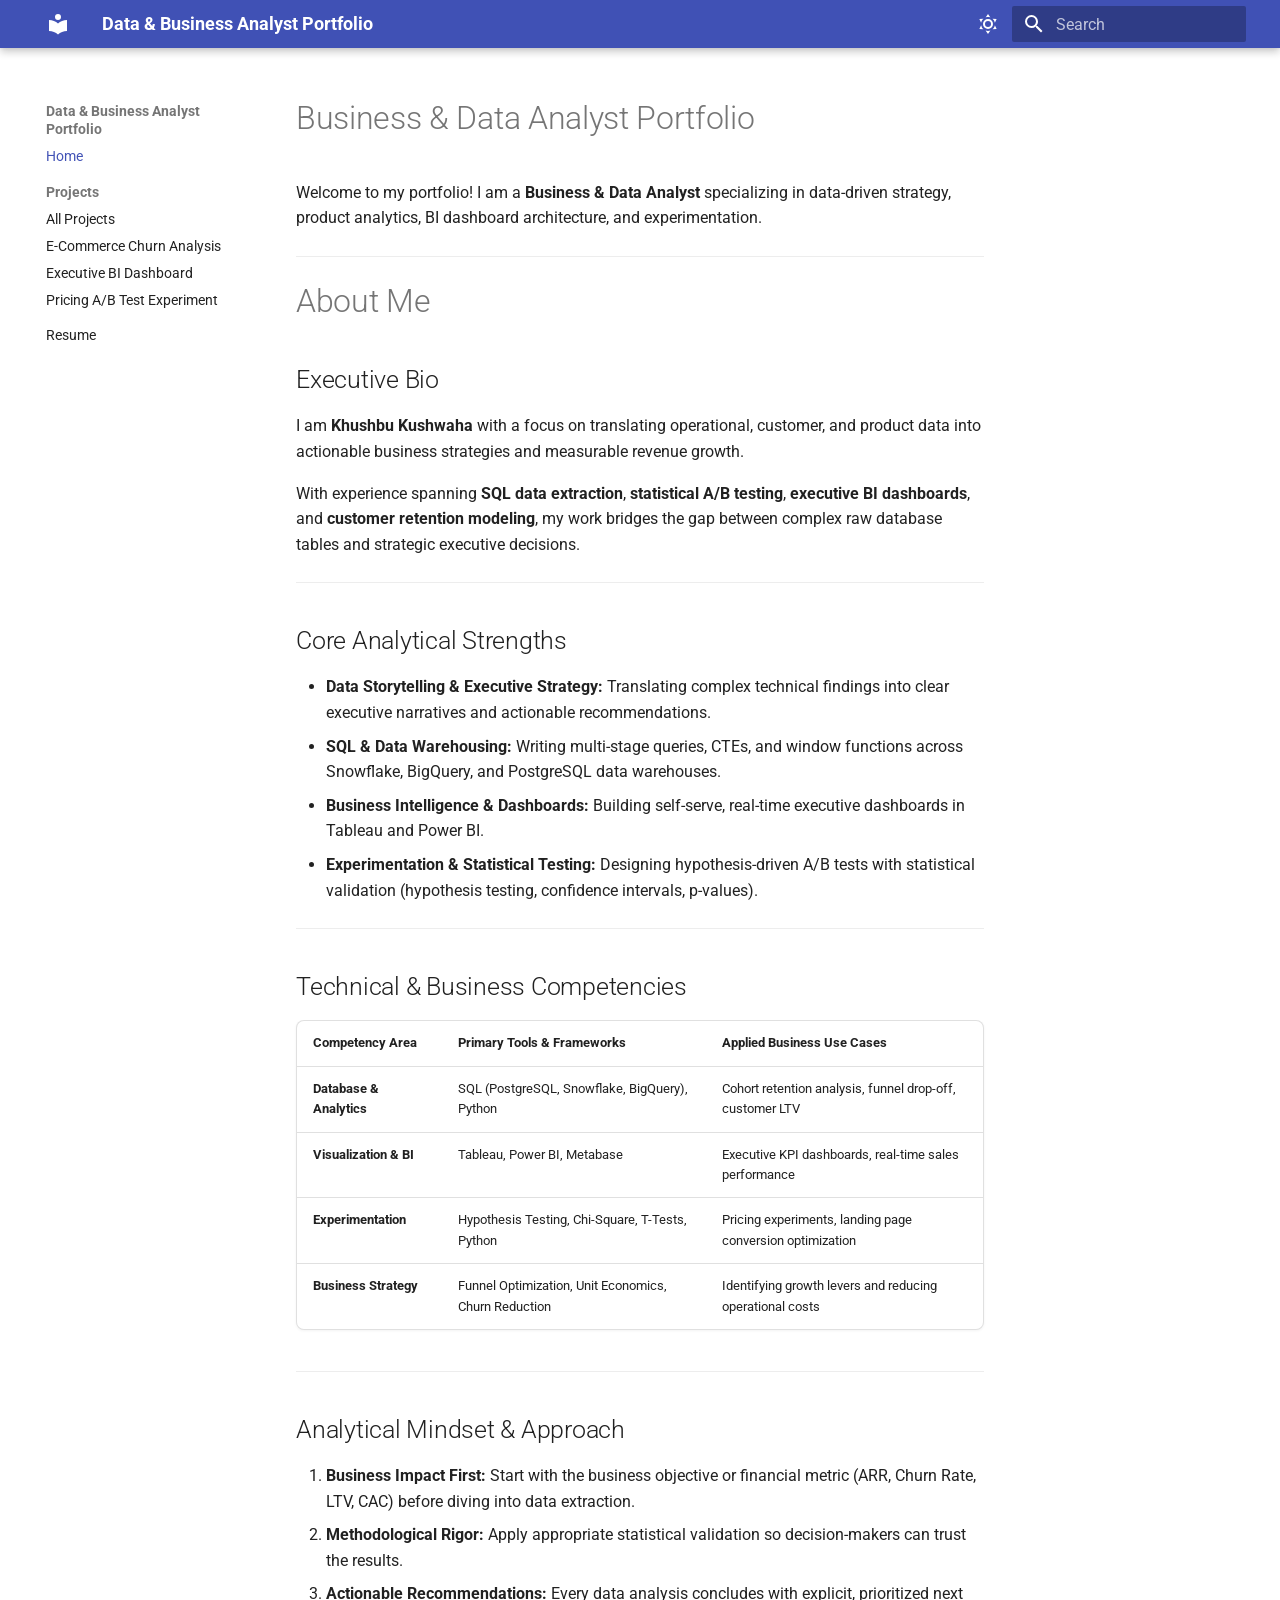
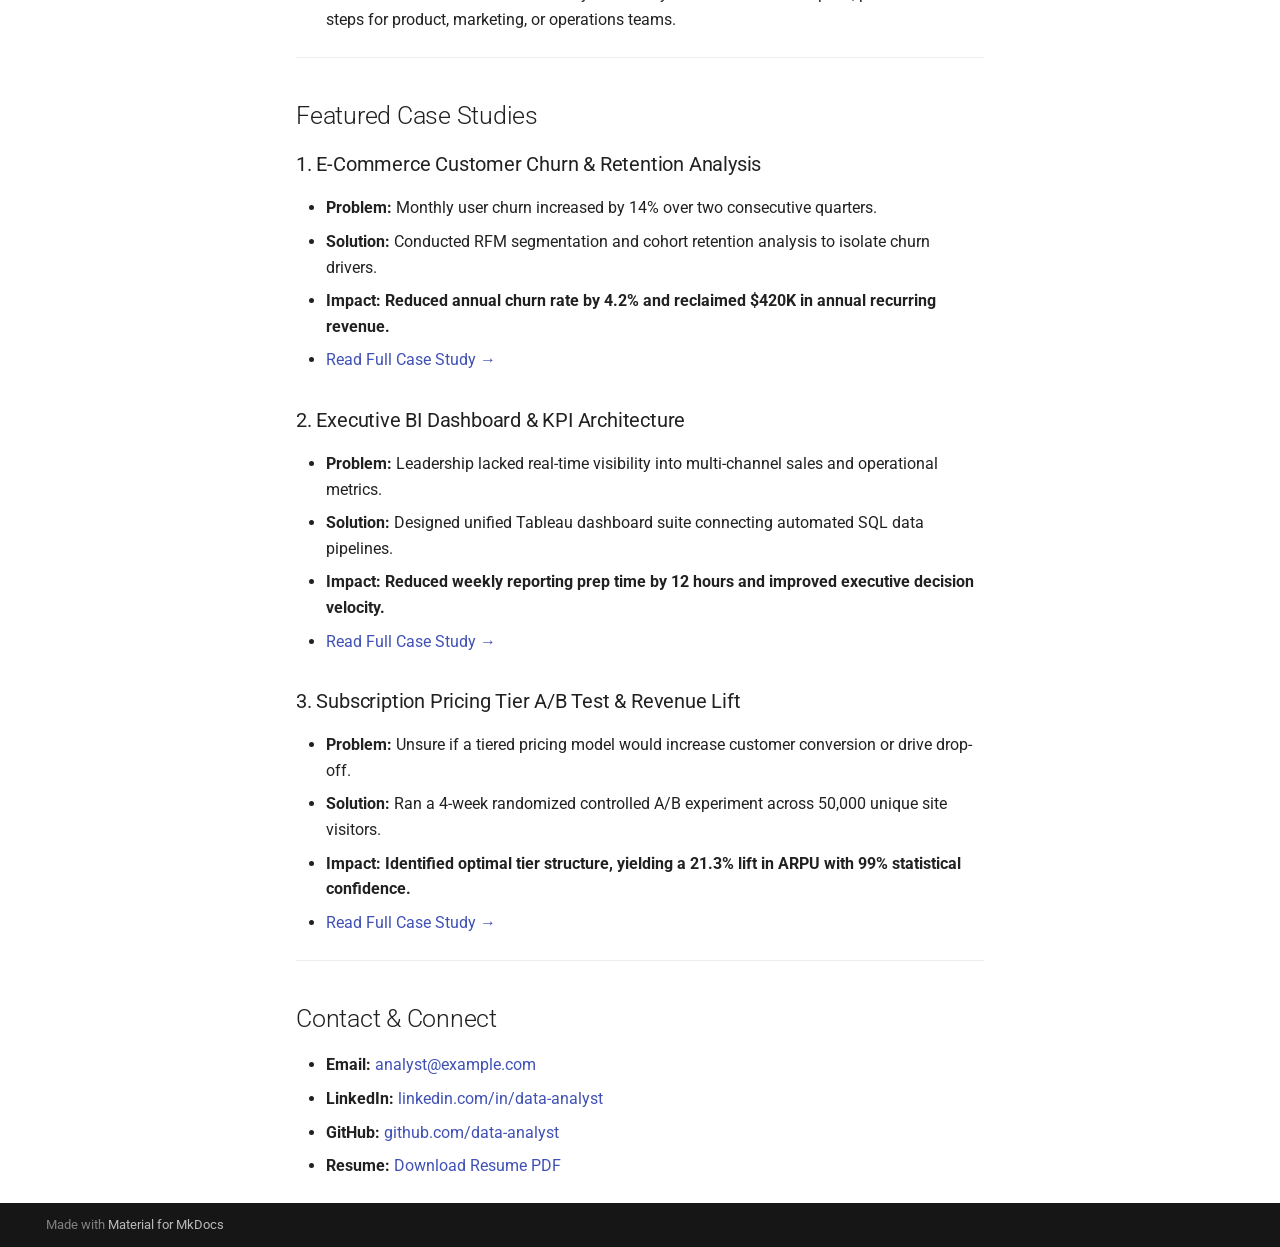
<file: index.html>
<!doctype html>
<html lang="en" class="no-js">
  <head>
    
      <meta charset="utf-8">
      <meta name="viewport" content="width=device-width,initial-scale=1">
      
        <meta name="description" content="Portfolio showcasing data-driven business impact, analytics case studies, BI dashboards, and experimentation stories.">
      
      
        <meta name="author" content="Data Analyst">
      
      
      
      
        <link rel="next" href="projects/">
      
      
        
      
      
      <link rel="icon" href="assets/images/favicon.png">
      <meta name="generator" content="mkdocs-1.6.1, mkdocs-material-9.7.7">
    
    
      
        <title>Data & Business Analyst Portfolio</title>
      
    
    
      <link rel="stylesheet" href="assets/stylesheets/main.ec1eaa64.min.css">
      
        
        <link rel="stylesheet" href="assets/stylesheets/palette.ab4e12ef.min.css">
      
      


    
    
      
    
    
      
        
        
        <link rel="preconnect" href="https://fonts.gstatic.com" crossorigin>
        <link rel="stylesheet" href="https://fonts.googleapis.com/css?family=Roboto:300,300i,400,400i,700,700i%7CRoboto+Mono:400,400i,700,700i&display=fallback">
        <style>:root{--md-text-font:"Roboto";--md-code-font:"Roboto Mono"}</style>
      
    
    
      <link rel="stylesheet" href="stylesheets/extra.css">
    
    <script>__md_scope=new URL(".",location),__md_hash=e=>[...e].reduce(((e,_)=>(e<<5)-e+_.charCodeAt(0)),0),__md_get=(e,_=localStorage,t=__md_scope)=>JSON.parse(_.getItem(t.pathname+"."+e)),__md_set=(e,_,t=localStorage,a=__md_scope)=>{try{t.setItem(a.pathname+"."+e,JSON.stringify(_))}catch(e){}}</script>
    
      

    
    
  </head>
  
  
    
    
      
    
    
    
    
    <body dir="ltr" data-md-color-scheme="default" data-md-color-primary="indigo" data-md-color-accent="teal">
  
    
    <input class="md-toggle" data-md-toggle="drawer" type="checkbox" id="__drawer" autocomplete="off">
    <input class="md-toggle" data-md-toggle="search" type="checkbox" id="__search" autocomplete="off">
    <label class="md-overlay" for="__drawer"></label>
    <div data-md-component="skip">
      
        
        <a href="#business-data-analyst-portfolio" class="md-skip">
          Skip to content
        </a>
      
    </div>
    <div data-md-component="announce">
      
    </div>
    
    
      

  

<header class="md-header md-header--shadow" data-md-component="header">
  <nav class="md-header__inner md-grid" aria-label="Header">
    <a href="." title="Data &amp; Business Analyst Portfolio" class="md-header__button md-logo" aria-label="Data & Business Analyst Portfolio" data-md-component="logo">
      
  
  <svg xmlns="http://www.w3.org/2000/svg" viewBox="0 0 24 24"><path d="M12 8a3 3 0 0 0 3-3 3 3 0 0 0-3-3 3 3 0 0 0-3 3 3 3 0 0 0 3 3m0 3.54C9.64 9.35 6.5 8 3 8v11c3.5 0 6.64 1.35 9 3.54 2.36-2.19 5.5-3.54 9-3.54V8c-3.5 0-6.64 1.35-9 3.54"/></svg>

    </a>
    <label class="md-header__button md-icon" for="__drawer">
      
      <svg xmlns="http://www.w3.org/2000/svg" viewBox="0 0 24 24"><path d="M3 6h18v2H3zm0 5h18v2H3zm0 5h18v2H3z"/></svg>
    </label>
    <div class="md-header__title" data-md-component="header-title">
      <div class="md-header__ellipsis">
        <div class="md-header__topic">
          <span class="md-ellipsis">
            Data & Business Analyst Portfolio
          </span>
        </div>
        <div class="md-header__topic" data-md-component="header-topic">
          <span class="md-ellipsis">
            
              Home
            
          </span>
        </div>
      </div>
    </div>
    
      
        <form class="md-header__option" data-md-component="palette">
  
    
    
    
    <input class="md-option" data-md-color-media="" data-md-color-scheme="default" data-md-color-primary="indigo" data-md-color-accent="teal"  aria-label="Switch to dark mode"  type="radio" name="__palette" id="__palette_0">
    
      <label class="md-header__button md-icon" title="Switch to dark mode" for="__palette_1" hidden>
        <svg xmlns="http://www.w3.org/2000/svg" viewBox="0 0 24 24"><path d="M12 7a5 5 0 0 1 5 5 5 5 0 0 1-5 5 5 5 0 0 1-5-5 5 5 0 0 1 5-5m0 2a3 3 0 0 0-3 3 3 3 0 0 0 3 3 3 3 0 0 0 3-3 3 3 0 0 0-3-3m0-7 2.39 3.42C13.65 5.15 12.84 5 12 5s-1.65.15-2.39.42zM3.34 7l4.16-.35A7.2 7.2 0 0 0 5.94 8.5c-.44.74-.69 1.5-.83 2.29zm.02 10 1.76-3.77a7.131 7.131 0 0 0 2.38 4.14zM20.65 7l-1.77 3.79a7.02 7.02 0 0 0-2.38-4.15zm-.01 10-4.14.36c.59-.51 1.12-1.14 1.54-1.86.42-.73.69-1.5.83-2.29zM12 22l-2.41-3.44c.74.27 1.55.44 2.41.44.82 0 1.63-.17 2.37-.44z"/></svg>
      </label>
    
  
    
    
    
    <input class="md-option" data-md-color-media="" data-md-color-scheme="slate" data-md-color-primary="indigo" data-md-color-accent="teal"  aria-label="Switch to light mode"  type="radio" name="__palette" id="__palette_1">
    
      <label class="md-header__button md-icon" title="Switch to light mode" for="__palette_0" hidden>
        <svg xmlns="http://www.w3.org/2000/svg" viewBox="0 0 24 24"><path d="m17.75 4.09-2.53 1.94.91 3.06-2.63-1.81-2.63 1.81.91-3.06-2.53-1.94L12.44 4l1.06-3 1.06 3zm3.5 6.91-1.64 1.25.59 1.98-1.7-1.17-1.7 1.17.59-1.98L15.75 11l2.06-.05L18.5 9l.69 1.95zm-2.28 4.95c.83-.08 1.72 1.1 1.19 1.85-.32.45-.66.87-1.08 1.27C15.17 23 8.84 23 4.94 19.07c-3.91-3.9-3.91-10.24 0-14.14.4-.4.82-.76 1.27-1.08.75-.53 1.93.36 1.85 1.19-.27 2.86.69 5.83 2.89 8.02a9.96 9.96 0 0 0 8.02 2.89m-1.64 2.02a12.08 12.08 0 0 1-7.8-3.47c-2.17-2.19-3.33-5-3.49-7.82-2.81 3.14-2.7 7.96.31 10.98 3.02 3.01 7.84 3.12 10.98.31"/></svg>
      </label>
    
  
</form>
      
    
    
      <script>var palette=__md_get("__palette");if(palette&&palette.color){if("(prefers-color-scheme)"===palette.color.media){var media=matchMedia("(prefers-color-scheme: light)"),input=document.querySelector(media.matches?"[data-md-color-media='(prefers-color-scheme: light)']":"[data-md-color-media='(prefers-color-scheme: dark)']");palette.color.media=input.getAttribute("data-md-color-media"),palette.color.scheme=input.getAttribute("data-md-color-scheme"),palette.color.primary=input.getAttribute("data-md-color-primary"),palette.color.accent=input.getAttribute("data-md-color-accent")}for(var[key,value]of Object.entries(palette.color))document.body.setAttribute("data-md-color-"+key,value)}</script>
    
    
    
      
      
        <label class="md-header__button md-icon" for="__search">
          
          <svg xmlns="http://www.w3.org/2000/svg" viewBox="0 0 24 24"><path d="M9.5 3A6.5 6.5 0 0 1 16 9.5c0 1.61-.59 3.09-1.56 4.23l.27.27h.79l5 5-1.5 1.5-5-5v-.79l-.27-.27A6.52 6.52 0 0 1 9.5 16 6.5 6.5 0 0 1 3 9.5 6.5 6.5 0 0 1 9.5 3m0 2C7 5 5 7 5 9.5S7 14 9.5 14 14 12 14 9.5 12 5 9.5 5"/></svg>
        </label>
        <div class="md-search" data-md-component="search" role="dialog">
  <label class="md-search__overlay" for="__search"></label>
  <div class="md-search__inner" role="search">
    <form class="md-search__form" name="search">
      <input type="text" class="md-search__input" name="query" aria-label="Search" placeholder="Search" autocapitalize="off" autocorrect="off" autocomplete="off" spellcheck="false" data-md-component="search-query" required>
      <label class="md-search__icon md-icon" for="__search">
        
        <svg xmlns="http://www.w3.org/2000/svg" viewBox="0 0 24 24"><path d="M9.5 3A6.5 6.5 0 0 1 16 9.5c0 1.61-.59 3.09-1.56 4.23l.27.27h.79l5 5-1.5 1.5-5-5v-.79l-.27-.27A6.52 6.52 0 0 1 9.5 16 6.5 6.5 0 0 1 3 9.5 6.5 6.5 0 0 1 9.5 3m0 2C7 5 5 7 5 9.5S7 14 9.5 14 14 12 14 9.5 12 5 9.5 5"/></svg>
        
        <svg xmlns="http://www.w3.org/2000/svg" viewBox="0 0 24 24"><path d="M20 11v2H8l5.5 5.5-1.42 1.42L4.16 12l7.92-7.92L13.5 5.5 8 11z"/></svg>
      </label>
      <nav class="md-search__options" aria-label="Search">
        
        <button type="reset" class="md-search__icon md-icon" title="Clear" aria-label="Clear" tabindex="-1">
          
          <svg xmlns="http://www.w3.org/2000/svg" viewBox="0 0 24 24"><path d="M19 6.41 17.59 5 12 10.59 6.41 5 5 6.41 10.59 12 5 17.59 6.41 19 12 13.41 17.59 19 19 17.59 13.41 12z"/></svg>
        </button>
      </nav>
      
        <div class="md-search__suggest" data-md-component="search-suggest"></div>
      
    </form>
    <div class="md-search__output">
      <div class="md-search__scrollwrap" tabindex="0" data-md-scrollfix>
        <div class="md-search-result" data-md-component="search-result">
          <div class="md-search-result__meta">
            Initializing search
          </div>
          <ol class="md-search-result__list" role="presentation"></ol>
        </div>
      </div>
    </div>
  </div>
</div>
      
    
    
  </nav>
  
</header>
    
    <div class="md-container" data-md-component="container">
      
      
        
          
        
      
      <main class="md-main" data-md-component="main">
        <div class="md-main__inner md-grid">
          
            
              
              <div class="md-sidebar md-sidebar--primary" data-md-component="sidebar" data-md-type="navigation" >
                <div class="md-sidebar__scrollwrap">
                  <div class="md-sidebar__inner">
                    



<nav class="md-nav md-nav--primary" aria-label="Navigation" data-md-level="0">
  <label class="md-nav__title" for="__drawer">
    <a href="." title="Data &amp; Business Analyst Portfolio" class="md-nav__button md-logo" aria-label="Data & Business Analyst Portfolio" data-md-component="logo">
      
  
  <svg xmlns="http://www.w3.org/2000/svg" viewBox="0 0 24 24"><path d="M12 8a3 3 0 0 0 3-3 3 3 0 0 0-3-3 3 3 0 0 0-3 3 3 3 0 0 0 3 3m0 3.54C9.64 9.35 6.5 8 3 8v11c3.5 0 6.64 1.35 9 3.54 2.36-2.19 5.5-3.54 9-3.54V8c-3.5 0-6.64 1.35-9 3.54"/></svg>

    </a>
    Data & Business Analyst Portfolio
  </label>
  
  <ul class="md-nav__list" data-md-scrollfix>
    
      
      
  
  
    
  
  
  
    <li class="md-nav__item md-nav__item--active">
      
      <input class="md-nav__toggle md-toggle" type="checkbox" id="__toc">
      
      
        
      
      
      <a href="." class="md-nav__link md-nav__link--active">
        
  
  
  <span class="md-ellipsis">
    
  
    Home
  

    
  </span>
  
  

      </a>
      
    </li>
  

    
      
      
  
  
  
  
    
    
    
    
      
        
        
      
    
    
    <li class="md-nav__item md-nav__item--section md-nav__item--nested">
      
        
        
          
        
        <input class="md-nav__toggle md-toggle md-toggle--indeterminate" type="checkbox" id="__nav_2" >
        
          
          <label class="md-nav__link" for="__nav_2" id="__nav_2_label" tabindex="">
            
  
  
  <span class="md-ellipsis">
    
  
    Projects
  

    
  </span>
  
  

            <span class="md-nav__icon md-icon"></span>
          </label>
        
        <nav class="md-nav" data-md-level="1" aria-labelledby="__nav_2_label" aria-expanded="false">
          <label class="md-nav__title" for="__nav_2">
            <span class="md-nav__icon md-icon"></span>
            
  
    Projects
  

          </label>
          <ul class="md-nav__list" data-md-scrollfix>
            
              
                
  
  
  
  
    <li class="md-nav__item">
      <a href="projects/" class="md-nav__link">
        
  
  
  <span class="md-ellipsis">
    
  
    All Projects
  

    
  </span>
  
  

      </a>
    </li>
  

              
            
              
                
  
  
  
  
    <li class="md-nav__item">
      <a href="projects/ecommerce-churn/" class="md-nav__link">
        
  
  
  <span class="md-ellipsis">
    
  
    E-Commerce Churn Analysis
  

    
  </span>
  
  

      </a>
    </li>
  

              
            
              
                
  
  
  
  
    <li class="md-nav__item">
      <a href="projects/executive-bi/" class="md-nav__link">
        
  
  
  <span class="md-ellipsis">
    
  
    Executive BI Dashboard
  

    
  </span>
  
  

      </a>
    </li>
  

              
            
              
                
  
  
  
  
    <li class="md-nav__item">
      <a href="projects/pricing-ab-test/" class="md-nav__link">
        
  
  
  <span class="md-ellipsis">
    
  
    Pricing A/B Test Experiment
  

    
  </span>
  
  

      </a>
    </li>
  

              
            
          </ul>
        </nav>
      
    </li>
  

    
      
      
  
  
  
  
    <li class="md-nav__item">
      <a href="resume/" class="md-nav__link">
        
  
  
  <span class="md-ellipsis">
    
  
    Resume
  

    
  </span>
  
  

      </a>
    </li>
  

    
  </ul>
</nav>
                  </div>
                </div>
              </div>
            
            
              
              <div class="md-sidebar md-sidebar--secondary" data-md-component="sidebar" data-md-type="toc" >
                <div class="md-sidebar__scrollwrap">
                  <div class="md-sidebar__inner">
                    

<nav class="md-nav md-nav--secondary" aria-label="Table of contents">
  
  
  
    
  
  
</nav>
                  </div>
                </div>
              </div>
            
          
          
            <div class="md-content" data-md-component="content">
              
              <article class="md-content__inner md-typeset">
                
                  



<h1 id="business-data-analyst-portfolio">Business &amp; Data Analyst Portfolio</h1>
<p>Welcome to my portfolio! I am a <strong>Business &amp; Data Analyst</strong> specializing in data-driven strategy, product analytics, BI dashboard architecture, and experimentation.</p>
<hr />
<h1 id="about-me">About Me</h1>
<h2 id="executive-bio">Executive Bio</h2>
<p>I am <strong>Khushbu Kushwaha</strong> with a focus on translating operational, customer, and product data into actionable business strategies and measurable revenue growth.</p>
<p>With experience spanning <strong>SQL data extraction</strong>, <strong>statistical A/B testing</strong>, <strong>executive BI dashboards</strong>, and <strong>customer retention modeling</strong>, my work bridges the gap between complex raw database tables and strategic executive decisions.</p>
<hr />
<h2 id="core-analytical-strengths">Core Analytical Strengths</h2>
<ul>
<li><strong>Data Storytelling &amp; Executive Strategy:</strong> Translating complex technical findings into clear executive narratives and actionable recommendations.</li>
<li><strong>SQL &amp; Data Warehousing:</strong> Writing multi-stage queries, CTEs, and window functions across Snowflake, BigQuery, and PostgreSQL data warehouses.</li>
<li><strong>Business Intelligence &amp; Dashboards:</strong> Building self-serve, real-time executive dashboards in Tableau and Power BI.</li>
<li><strong>Experimentation &amp; Statistical Testing:</strong> Designing hypothesis-driven A/B tests with statistical validation (hypothesis testing, confidence intervals, p-values).</li>
</ul>
<hr />
<h2 id="technical-business-competencies">Technical &amp; Business Competencies</h2>
<table>
<thead>
<tr>
<th style="text-align: left;">Competency Area</th>
<th style="text-align: left;">Primary Tools &amp; Frameworks</th>
<th style="text-align: left;">Applied Business Use Cases</th>
</tr>
</thead>
<tbody>
<tr>
<td style="text-align: left;"><strong>Database &amp; Analytics</strong></td>
<td style="text-align: left;">SQL (PostgreSQL, Snowflake, BigQuery), Python</td>
<td style="text-align: left;">Cohort retention analysis, funnel drop-off, customer LTV</td>
</tr>
<tr>
<td style="text-align: left;"><strong>Visualization &amp; BI</strong></td>
<td style="text-align: left;">Tableau, Power BI, Metabase</td>
<td style="text-align: left;">Executive KPI dashboards, real-time sales performance</td>
</tr>
<tr>
<td style="text-align: left;"><strong>Experimentation</strong></td>
<td style="text-align: left;">Hypothesis Testing, Chi-Square, T-Tests, Python</td>
<td style="text-align: left;">Pricing experiments, landing page conversion optimization</td>
</tr>
<tr>
<td style="text-align: left;"><strong>Business Strategy</strong></td>
<td style="text-align: left;">Funnel Optimization, Unit Economics, Churn Reduction</td>
<td style="text-align: left;">Identifying growth levers and reducing operational costs</td>
</tr>
</tbody>
</table>
<hr />
<h2 id="analytical-mindset-approach">Analytical Mindset &amp; Approach</h2>
<ol>
<li><strong>Business Impact First:</strong> Start with the business objective or financial metric (ARR, Churn Rate, LTV, CAC) before diving into data extraction.</li>
<li><strong>Methodological Rigor:</strong> Apply appropriate statistical validation so decision-makers can trust the results.</li>
<li><strong>Actionable Recommendations:</strong> Every data analysis concludes with explicit, prioritized next steps for product, marketing, or operations teams.</li>
</ol>
<hr />
<h2 id="featured-case-studies">Featured Case Studies</h2>
<h3 id="1-e-commerce-customer-churn-retention-analysis">1. E-Commerce Customer Churn &amp; Retention Analysis</h3>
<ul>
<li><strong>Problem:</strong> Monthly user churn increased by 14% over two consecutive quarters.</li>
<li><strong>Solution:</strong> Conducted RFM segmentation and cohort retention analysis to isolate churn drivers.</li>
<li><strong>Impact:</strong> <strong>Reduced annual churn rate by 4.2% and reclaimed $420K in annual recurring revenue.</strong></li>
<li><a href="projects/ecommerce-churn/">Read Full Case Study →</a></li>
</ul>
<h3 id="2-executive-bi-dashboard-kpi-architecture">2. Executive BI Dashboard &amp; KPI Architecture</h3>
<ul>
<li><strong>Problem:</strong> Leadership lacked real-time visibility into multi-channel sales and operational metrics.</li>
<li><strong>Solution:</strong> Designed unified Tableau dashboard suite connecting automated SQL data pipelines.</li>
<li><strong>Impact:</strong> <strong>Reduced weekly reporting prep time by 12 hours and improved executive decision velocity.</strong></li>
<li><a href="projects/executive-bi/">Read Full Case Study →</a></li>
</ul>
<h3 id="3-subscription-pricing-tier-ab-test-revenue-lift">3. Subscription Pricing Tier A/B Test &amp; Revenue Lift</h3>
<ul>
<li><strong>Problem:</strong> Unsure if a tiered pricing model would increase customer conversion or drive drop-off.</li>
<li><strong>Solution:</strong> Ran a 4-week randomized controlled A/B experiment across 50,000 unique site visitors.</li>
<li><strong>Impact:</strong> <strong>Identified optimal tier structure, yielding a 21.3% lift in ARPU with 99% statistical confidence.</strong></li>
<li><a href="projects/pricing-ab-test/">Read Full Case Study →</a></li>
</ul>
<hr />
<h2 id="contact-connect">Contact &amp; Connect</h2>
<ul>
<li><strong>Email:</strong> <a href="mailto:analyst@example.com">analyst@example.com</a></li>
<li><strong>LinkedIn:</strong> <a href="https://linkedin.com">linkedin.com/in/data-analyst</a></li>
<li><strong>GitHub:</strong> <a href="https://github.com">github.com/data-analyst</a></li>
<li><strong>Resume:</strong> <a href="resume/">Download Resume PDF</a></li>
</ul>












                
              </article>
            </div>
          
          
<script>var target=document.getElementById(location.hash.slice(1));target&&target.name&&(target.checked=target.name.startsWith("__tabbed_"))</script>
        </div>
        
          <button type="button" class="md-top md-icon" data-md-component="top" hidden>
  
  <svg xmlns="http://www.w3.org/2000/svg" viewBox="0 0 24 24"><path d="M13 20h-2V8l-5.5 5.5-1.42-1.42L12 4.16l7.92 7.92-1.42 1.42L13 8z"/></svg>
  Back to top
</button>
        
      </main>
      
        <footer class="md-footer">
  
  <div class="md-footer-meta md-typeset">
    <div class="md-footer-meta__inner md-grid">
      <div class="md-copyright">
  
  
    Made with
    <a href="https://squidfunk.github.io/mkdocs-material/" target="_blank" rel="noopener">
      Material for MkDocs
    </a>
  
</div>
      
    </div>
  </div>
</footer>
      
    </div>
    <div class="md-dialog" data-md-component="dialog">
      <div class="md-dialog__inner md-typeset"></div>
    </div>
    
    
    
      
      
      <script id="__config" type="application/json">{"annotate": null, "base": ".", "features": ["navigation.instant", "navigation.tracking", "navigation.sections", "navigation.expand", "navigation.top", "search.suggest", "search.highlight", "content.code.copy"], "search": "assets/javascripts/workers/search.2c215733.min.js", "tags": null, "translations": {"clipboard.copied": "Copied to clipboard", "clipboard.copy": "Copy to clipboard", "search.result.more.one": "1 more on this page", "search.result.more.other": "# more on this page", "search.result.none": "No matching documents", "search.result.one": "1 matching document", "search.result.other": "# matching documents", "search.result.placeholder": "Type to start searching", "search.result.term.missing": "Missing", "select.version": "Select version"}, "version": null}</script>
    
    
      <script src="assets/javascripts/bundle.d7400e89.min.js"></script>
      
    
  </body>
</html>
</file>
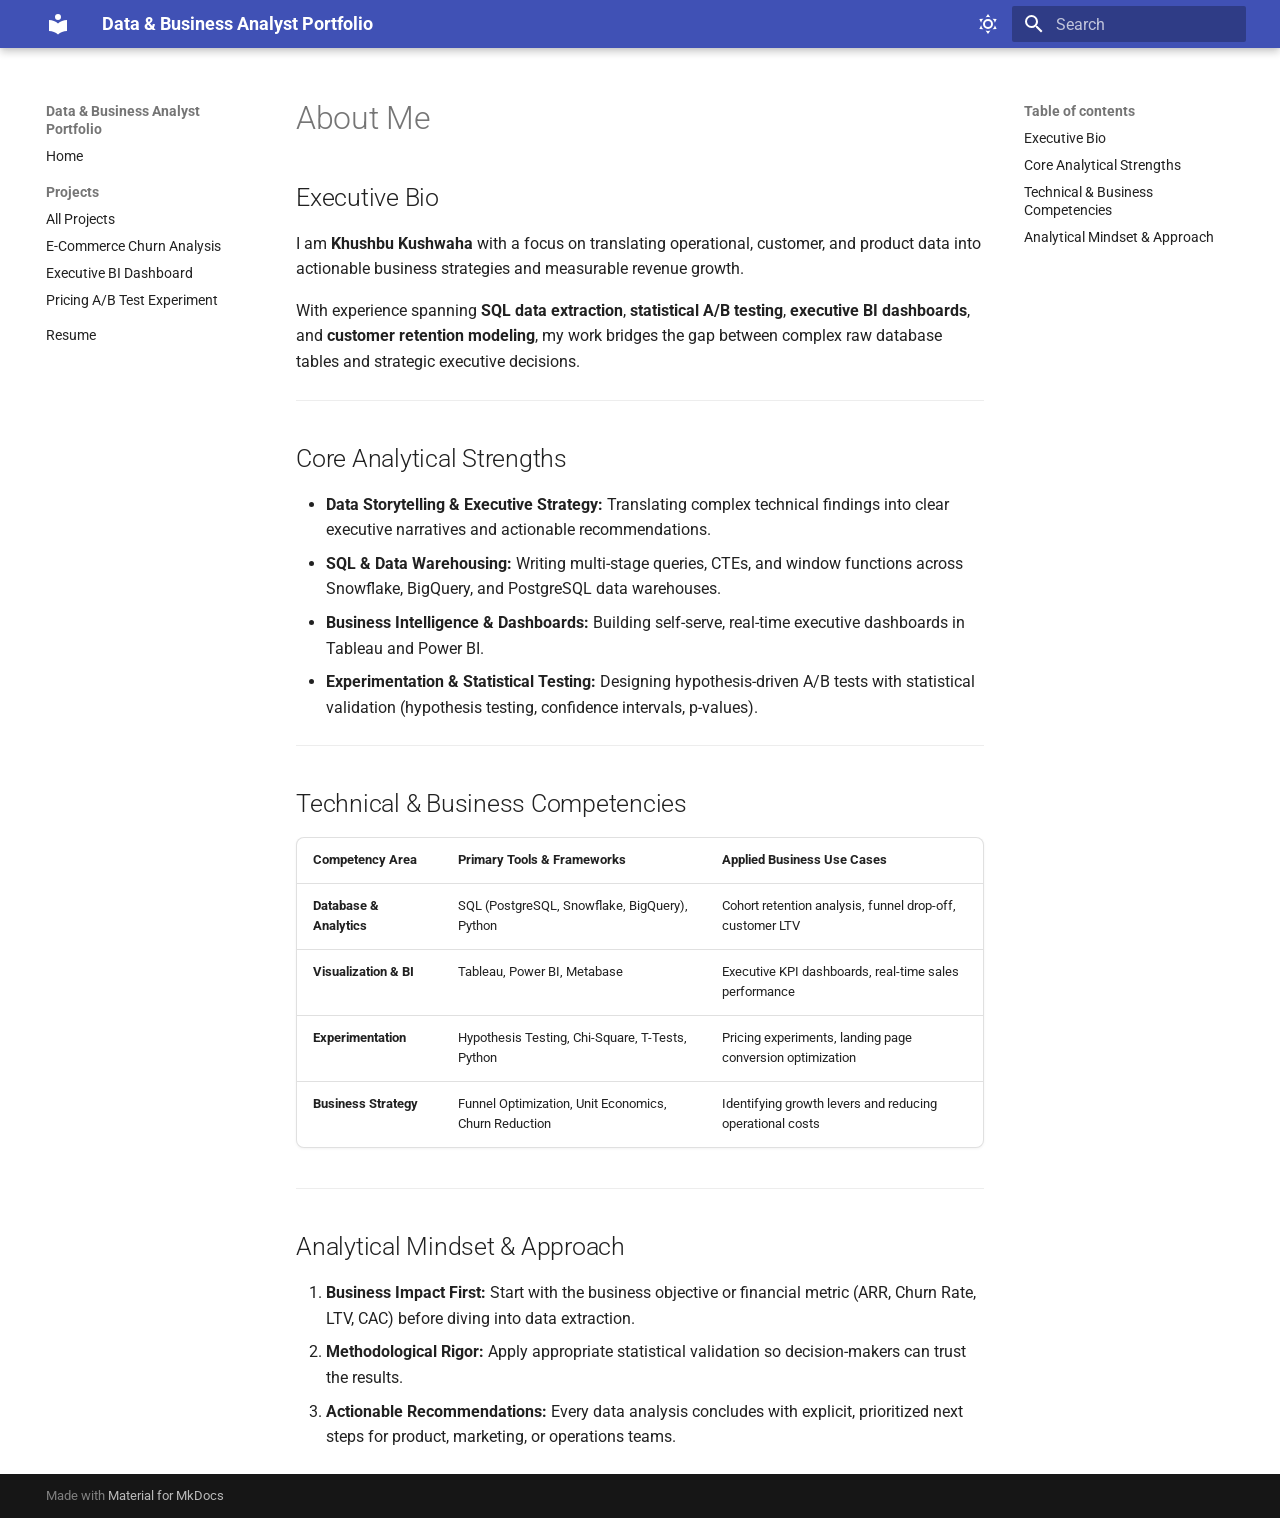
<file: about/index.html>
<!doctype html>
<html lang="en" class="no-js">
  <head>
    
      <meta charset="utf-8">
      <meta name="viewport" content="width=device-width,initial-scale=1">
      
        <meta name="description" content="Portfolio showcasing data-driven business impact, analytics case studies, BI dashboards, and experimentation stories.">
      
      
        <meta name="author" content="Data Analyst">
      
      
      
      
      
        
      
      
      <link rel="icon" href="../assets/images/favicon.png">
      <meta name="generator" content="mkdocs-1.6.1, mkdocs-material-9.7.7">
    
    
      
        <title>About Me - Data & Business Analyst Portfolio</title>
      
    
    
      <link rel="stylesheet" href="../assets/stylesheets/main.ec1eaa64.min.css">
      
        
        <link rel="stylesheet" href="../assets/stylesheets/palette.ab4e12ef.min.css">
      
      


    
    
      
    
    
      
        
        
        <link rel="preconnect" href="https://fonts.gstatic.com" crossorigin>
        <link rel="stylesheet" href="https://fonts.googleapis.com/css?family=Roboto:300,300i,400,400i,700,700i%7CRoboto+Mono:400,400i,700,700i&display=fallback">
        <style>:root{--md-text-font:"Roboto";--md-code-font:"Roboto Mono"}</style>
      
    
    
      <link rel="stylesheet" href="../stylesheets/extra.css">
    
    <script>__md_scope=new URL("..",location),__md_hash=e=>[...e].reduce(((e,_)=>(e<<5)-e+_.charCodeAt(0)),0),__md_get=(e,_=localStorage,t=__md_scope)=>JSON.parse(_.getItem(t.pathname+"."+e)),__md_set=(e,_,t=localStorage,a=__md_scope)=>{try{t.setItem(a.pathname+"."+e,JSON.stringify(_))}catch(e){}}</script>
    
      

    
    
  </head>
  
  
    
    
      
    
    
    
    
    <body dir="ltr" data-md-color-scheme="default" data-md-color-primary="indigo" data-md-color-accent="teal">
  
    
    <input class="md-toggle" data-md-toggle="drawer" type="checkbox" id="__drawer" autocomplete="off">
    <input class="md-toggle" data-md-toggle="search" type="checkbox" id="__search" autocomplete="off">
    <label class="md-overlay" for="__drawer"></label>
    <div data-md-component="skip">
      
        
        <a href="#about-me" class="md-skip">
          Skip to content
        </a>
      
    </div>
    <div data-md-component="announce">
      
    </div>
    
    
      

  

<header class="md-header md-header--shadow" data-md-component="header">
  <nav class="md-header__inner md-grid" aria-label="Header">
    <a href=".." title="Data &amp; Business Analyst Portfolio" class="md-header__button md-logo" aria-label="Data & Business Analyst Portfolio" data-md-component="logo">
      
  
  <svg xmlns="http://www.w3.org/2000/svg" viewBox="0 0 24 24"><path d="M12 8a3 3 0 0 0 3-3 3 3 0 0 0-3-3 3 3 0 0 0-3 3 3 3 0 0 0 3 3m0 3.54C9.64 9.35 6.5 8 3 8v11c3.5 0 6.64 1.35 9 3.54 2.36-2.19 5.5-3.54 9-3.54V8c-3.5 0-6.64 1.35-9 3.54"/></svg>

    </a>
    <label class="md-header__button md-icon" for="__drawer">
      
      <svg xmlns="http://www.w3.org/2000/svg" viewBox="0 0 24 24"><path d="M3 6h18v2H3zm0 5h18v2H3zm0 5h18v2H3z"/></svg>
    </label>
    <div class="md-header__title" data-md-component="header-title">
      <div class="md-header__ellipsis">
        <div class="md-header__topic">
          <span class="md-ellipsis">
            Data & Business Analyst Portfolio
          </span>
        </div>
        <div class="md-header__topic" data-md-component="header-topic">
          <span class="md-ellipsis">
            
              About Me
            
          </span>
        </div>
      </div>
    </div>
    
      
        <form class="md-header__option" data-md-component="palette">
  
    
    
    
    <input class="md-option" data-md-color-media="" data-md-color-scheme="default" data-md-color-primary="indigo" data-md-color-accent="teal"  aria-label="Switch to dark mode"  type="radio" name="__palette" id="__palette_0">
    
      <label class="md-header__button md-icon" title="Switch to dark mode" for="__palette_1" hidden>
        <svg xmlns="http://www.w3.org/2000/svg" viewBox="0 0 24 24"><path d="M12 7a5 5 0 0 1 5 5 5 5 0 0 1-5 5 5 5 0 0 1-5-5 5 5 0 0 1 5-5m0 2a3 3 0 0 0-3 3 3 3 0 0 0 3 3 3 3 0 0 0 3-3 3 3 0 0 0-3-3m0-7 2.39 3.42C13.65 5.15 12.84 5 12 5s-1.65.15-2.39.42zM3.34 7l4.16-.35A7.2 7.2 0 0 0 5.94 8.5c-.44.74-.69 1.5-.83 2.29zm.02 10 1.76-3.77a7.131 7.131 0 0 0 2.38 4.14zM20.65 7l-1.77 3.79a7.02 7.02 0 0 0-2.38-4.15zm-.01 10-4.14.36c.59-.51 1.12-1.14 1.54-1.86.42-.73.69-1.5.83-2.29zM12 22l-2.41-3.44c.74.27 1.55.44 2.41.44.82 0 1.63-.17 2.37-.44z"/></svg>
      </label>
    
  
    
    
    
    <input class="md-option" data-md-color-media="" data-md-color-scheme="slate" data-md-color-primary="indigo" data-md-color-accent="teal"  aria-label="Switch to light mode"  type="radio" name="__palette" id="__palette_1">
    
      <label class="md-header__button md-icon" title="Switch to light mode" for="__palette_0" hidden>
        <svg xmlns="http://www.w3.org/2000/svg" viewBox="0 0 24 24"><path d="m17.75 4.09-2.53 1.94.91 3.06-2.63-1.81-2.63 1.81.91-3.06-2.53-1.94L12.44 4l1.06-3 1.06 3zm3.5 6.91-1.64 1.25.59 1.98-1.7-1.17-1.7 1.17.59-1.98L15.75 11l2.06-.05L18.5 9l.69 1.95zm-2.28 4.95c.83-.08 1.72 1.1 1.19 1.85-.32.45-.66.87-1.08 1.27C15.17 23 8.84 23 4.94 19.07c-3.91-3.9-3.91-10.24 0-14.14.4-.4.82-.76 1.27-1.08.75-.53 1.93.36 1.85 1.19-.27 2.86.69 5.83 2.89 8.02a9.96 9.96 0 0 0 8.02 2.89m-1.64 2.02a12.08 12.08 0 0 1-7.8-3.47c-2.17-2.19-3.33-5-3.49-7.82-2.81 3.14-2.7 7.96.31 10.98 3.02 3.01 7.84 3.12 10.98.31"/></svg>
      </label>
    
  
</form>
      
    
    
      <script>var palette=__md_get("__palette");if(palette&&palette.color){if("(prefers-color-scheme)"===palette.color.media){var media=matchMedia("(prefers-color-scheme: light)"),input=document.querySelector(media.matches?"[data-md-color-media='(prefers-color-scheme: light)']":"[data-md-color-media='(prefers-color-scheme: dark)']");palette.color.media=input.getAttribute("data-md-color-media"),palette.color.scheme=input.getAttribute("data-md-color-scheme"),palette.color.primary=input.getAttribute("data-md-color-primary"),palette.color.accent=input.getAttribute("data-md-color-accent")}for(var[key,value]of Object.entries(palette.color))document.body.setAttribute("data-md-color-"+key,value)}</script>
    
    
    
      
      
        <label class="md-header__button md-icon" for="__search">
          
          <svg xmlns="http://www.w3.org/2000/svg" viewBox="0 0 24 24"><path d="M9.5 3A6.5 6.5 0 0 1 16 9.5c0 1.61-.59 3.09-1.56 4.23l.27.27h.79l5 5-1.5 1.5-5-5v-.79l-.27-.27A6.52 6.52 0 0 1 9.5 16 6.5 6.5 0 0 1 3 9.5 6.5 6.5 0 0 1 9.5 3m0 2C7 5 5 7 5 9.5S7 14 9.5 14 14 12 14 9.5 12 5 9.5 5"/></svg>
        </label>
        <div class="md-search" data-md-component="search" role="dialog">
  <label class="md-search__overlay" for="__search"></label>
  <div class="md-search__inner" role="search">
    <form class="md-search__form" name="search">
      <input type="text" class="md-search__input" name="query" aria-label="Search" placeholder="Search" autocapitalize="off" autocorrect="off" autocomplete="off" spellcheck="false" data-md-component="search-query" required>
      <label class="md-search__icon md-icon" for="__search">
        
        <svg xmlns="http://www.w3.org/2000/svg" viewBox="0 0 24 24"><path d="M9.5 3A6.5 6.5 0 0 1 16 9.5c0 1.61-.59 3.09-1.56 4.23l.27.27h.79l5 5-1.5 1.5-5-5v-.79l-.27-.27A6.52 6.52 0 0 1 9.5 16 6.5 6.5 0 0 1 3 9.5 6.5 6.5 0 0 1 9.5 3m0 2C7 5 5 7 5 9.5S7 14 9.5 14 14 12 14 9.5 12 5 9.5 5"/></svg>
        
        <svg xmlns="http://www.w3.org/2000/svg" viewBox="0 0 24 24"><path d="M20 11v2H8l5.5 5.5-1.42 1.42L4.16 12l7.92-7.92L13.5 5.5 8 11z"/></svg>
      </label>
      <nav class="md-search__options" aria-label="Search">
        
        <button type="reset" class="md-search__icon md-icon" title="Clear" aria-label="Clear" tabindex="-1">
          
          <svg xmlns="http://www.w3.org/2000/svg" viewBox="0 0 24 24"><path d="M19 6.41 17.59 5 12 10.59 6.41 5 5 6.41 10.59 12 5 17.59 6.41 19 12 13.41 17.59 19 19 17.59 13.41 12z"/></svg>
        </button>
      </nav>
      
        <div class="md-search__suggest" data-md-component="search-suggest"></div>
      
    </form>
    <div class="md-search__output">
      <div class="md-search__scrollwrap" tabindex="0" data-md-scrollfix>
        <div class="md-search-result" data-md-component="search-result">
          <div class="md-search-result__meta">
            Initializing search
          </div>
          <ol class="md-search-result__list" role="presentation"></ol>
        </div>
      </div>
    </div>
  </div>
</div>
      
    
    
  </nav>
  
</header>
    
    <div class="md-container" data-md-component="container">
      
      
        
          
        
      
      <main class="md-main" data-md-component="main">
        <div class="md-main__inner md-grid">
          
            
              
              <div class="md-sidebar md-sidebar--primary" data-md-component="sidebar" data-md-type="navigation" >
                <div class="md-sidebar__scrollwrap">
                  <div class="md-sidebar__inner">
                    



<nav class="md-nav md-nav--primary" aria-label="Navigation" data-md-level="0">
  <label class="md-nav__title" for="__drawer">
    <a href=".." title="Data &amp; Business Analyst Portfolio" class="md-nav__button md-logo" aria-label="Data & Business Analyst Portfolio" data-md-component="logo">
      
  
  <svg xmlns="http://www.w3.org/2000/svg" viewBox="0 0 24 24"><path d="M12 8a3 3 0 0 0 3-3 3 3 0 0 0-3-3 3 3 0 0 0-3 3 3 3 0 0 0 3 3m0 3.54C9.64 9.35 6.5 8 3 8v11c3.5 0 6.64 1.35 9 3.54 2.36-2.19 5.5-3.54 9-3.54V8c-3.5 0-6.64 1.35-9 3.54"/></svg>

    </a>
    Data & Business Analyst Portfolio
  </label>
  
  <ul class="md-nav__list" data-md-scrollfix>
    
      
      
  
  
  
  
    <li class="md-nav__item">
      <a href=".." class="md-nav__link">
        
  
  
  <span class="md-ellipsis">
    
  
    Home
  

    
  </span>
  
  

      </a>
    </li>
  

    
      
      
  
  
  
  
    
    
    
    
      
        
        
      
    
    
    <li class="md-nav__item md-nav__item--section md-nav__item--nested">
      
        
        
          
        
        <input class="md-nav__toggle md-toggle md-toggle--indeterminate" type="checkbox" id="__nav_2" >
        
          
          <label class="md-nav__link" for="__nav_2" id="__nav_2_label" tabindex="">
            
  
  
  <span class="md-ellipsis">
    
  
    Projects
  

    
  </span>
  
  

            <span class="md-nav__icon md-icon"></span>
          </label>
        
        <nav class="md-nav" data-md-level="1" aria-labelledby="__nav_2_label" aria-expanded="false">
          <label class="md-nav__title" for="__nav_2">
            <span class="md-nav__icon md-icon"></span>
            
  
    Projects
  

          </label>
          <ul class="md-nav__list" data-md-scrollfix>
            
              
                
  
  
  
  
    <li class="md-nav__item">
      <a href="../projects/" class="md-nav__link">
        
  
  
  <span class="md-ellipsis">
    
  
    All Projects
  

    
  </span>
  
  

      </a>
    </li>
  

              
            
              
                
  
  
  
  
    <li class="md-nav__item">
      <a href="../projects/ecommerce-churn/" class="md-nav__link">
        
  
  
  <span class="md-ellipsis">
    
  
    E-Commerce Churn Analysis
  

    
  </span>
  
  

      </a>
    </li>
  

              
            
              
                
  
  
  
  
    <li class="md-nav__item">
      <a href="../projects/executive-bi/" class="md-nav__link">
        
  
  
  <span class="md-ellipsis">
    
  
    Executive BI Dashboard
  

    
  </span>
  
  

      </a>
    </li>
  

              
            
              
                
  
  
  
  
    <li class="md-nav__item">
      <a href="../projects/pricing-ab-test/" class="md-nav__link">
        
  
  
  <span class="md-ellipsis">
    
  
    Pricing A/B Test Experiment
  

    
  </span>
  
  

      </a>
    </li>
  

              
            
          </ul>
        </nav>
      
    </li>
  

    
      
      
  
  
  
  
    <li class="md-nav__item">
      <a href="../resume/" class="md-nav__link">
        
  
  
  <span class="md-ellipsis">
    
  
    Resume
  

    
  </span>
  
  

      </a>
    </li>
  

    
  </ul>
</nav>
                  </div>
                </div>
              </div>
            
            
              
              <div class="md-sidebar md-sidebar--secondary" data-md-component="sidebar" data-md-type="toc" >
                <div class="md-sidebar__scrollwrap">
                  <div class="md-sidebar__inner">
                    

<nav class="md-nav md-nav--secondary" aria-label="Table of contents">
  
  
  
    
  
  
    <label class="md-nav__title" for="__toc">
      <span class="md-nav__icon md-icon"></span>
      Table of contents
    </label>
    <ul class="md-nav__list" data-md-component="toc" data-md-scrollfix>
      
        <li class="md-nav__item">
  <a href="#executive-bio" class="md-nav__link">
    <span class="md-ellipsis">
      
        Executive Bio
      
    </span>
  </a>
  
</li>
      
        <li class="md-nav__item">
  <a href="#core-analytical-strengths" class="md-nav__link">
    <span class="md-ellipsis">
      
        Core Analytical Strengths
      
    </span>
  </a>
  
</li>
      
        <li class="md-nav__item">
  <a href="#technical-business-competencies" class="md-nav__link">
    <span class="md-ellipsis">
      
        Technical &amp; Business Competencies
      
    </span>
  </a>
  
</li>
      
        <li class="md-nav__item">
  <a href="#analytical-mindset-approach" class="md-nav__link">
    <span class="md-ellipsis">
      
        Analytical Mindset &amp; Approach
      
    </span>
  </a>
  
</li>
      
    </ul>
  
</nav>
                  </div>
                </div>
              </div>
            
          
          
            <div class="md-content" data-md-component="content">
              
              <article class="md-content__inner md-typeset">
                
                  



<h1 id="about-me">About Me</h1>
<h2 id="executive-bio">Executive Bio</h2>
<p>I am <strong>Khushbu Kushwaha</strong> with a focus on translating operational, customer, and product data into actionable business strategies and measurable revenue growth.</p>
<p>With experience spanning <strong>SQL data extraction</strong>, <strong>statistical A/B testing</strong>, <strong>executive BI dashboards</strong>, and <strong>customer retention modeling</strong>, my work bridges the gap between complex raw database tables and strategic executive decisions.</p>
<hr />
<h2 id="core-analytical-strengths">Core Analytical Strengths</h2>
<ul>
<li><strong>Data Storytelling &amp; Executive Strategy:</strong> Translating complex technical findings into clear executive narratives and actionable recommendations.</li>
<li><strong>SQL &amp; Data Warehousing:</strong> Writing multi-stage queries, CTEs, and window functions across Snowflake, BigQuery, and PostgreSQL data warehouses.</li>
<li><strong>Business Intelligence &amp; Dashboards:</strong> Building self-serve, real-time executive dashboards in Tableau and Power BI.</li>
<li><strong>Experimentation &amp; Statistical Testing:</strong> Designing hypothesis-driven A/B tests with statistical validation (hypothesis testing, confidence intervals, p-values).</li>
</ul>
<hr />
<h2 id="technical-business-competencies">Technical &amp; Business Competencies</h2>
<table>
<thead>
<tr>
<th style="text-align: left;">Competency Area</th>
<th style="text-align: left;">Primary Tools &amp; Frameworks</th>
<th style="text-align: left;">Applied Business Use Cases</th>
</tr>
</thead>
<tbody>
<tr>
<td style="text-align: left;"><strong>Database &amp; Analytics</strong></td>
<td style="text-align: left;">SQL (PostgreSQL, Snowflake, BigQuery), Python</td>
<td style="text-align: left;">Cohort retention analysis, funnel drop-off, customer LTV</td>
</tr>
<tr>
<td style="text-align: left;"><strong>Visualization &amp; BI</strong></td>
<td style="text-align: left;">Tableau, Power BI, Metabase</td>
<td style="text-align: left;">Executive KPI dashboards, real-time sales performance</td>
</tr>
<tr>
<td style="text-align: left;"><strong>Experimentation</strong></td>
<td style="text-align: left;">Hypothesis Testing, Chi-Square, T-Tests, Python</td>
<td style="text-align: left;">Pricing experiments, landing page conversion optimization</td>
</tr>
<tr>
<td style="text-align: left;"><strong>Business Strategy</strong></td>
<td style="text-align: left;">Funnel Optimization, Unit Economics, Churn Reduction</td>
<td style="text-align: left;">Identifying growth levers and reducing operational costs</td>
</tr>
</tbody>
</table>
<hr />
<h2 id="analytical-mindset-approach">Analytical Mindset &amp; Approach</h2>
<ol>
<li><strong>Business Impact First:</strong> Start with the business objective or financial metric (ARR, Churn Rate, LTV, CAC) before diving into data extraction.</li>
<li><strong>Methodological Rigor:</strong> Apply appropriate statistical validation so decision-makers can trust the results.</li>
<li><strong>Actionable Recommendations:</strong> Every data analysis concludes with explicit, prioritized next steps for product, marketing, or operations teams.</li>
</ol>












                
              </article>
            </div>
          
          
<script>var target=document.getElementById(location.hash.slice(1));target&&target.name&&(target.checked=target.name.startsWith("__tabbed_"))</script>
        </div>
        
          <button type="button" class="md-top md-icon" data-md-component="top" hidden>
  
  <svg xmlns="http://www.w3.org/2000/svg" viewBox="0 0 24 24"><path d="M13 20h-2V8l-5.5 5.5-1.42-1.42L12 4.16l7.92 7.92-1.42 1.42L13 8z"/></svg>
  Back to top
</button>
        
      </main>
      
        <footer class="md-footer">
  
  <div class="md-footer-meta md-typeset">
    <div class="md-footer-meta__inner md-grid">
      <div class="md-copyright">
  
  
    Made with
    <a href="https://squidfunk.github.io/mkdocs-material/" target="_blank" rel="noopener">
      Material for MkDocs
    </a>
  
</div>
      
    </div>
  </div>
</footer>
      
    </div>
    <div class="md-dialog" data-md-component="dialog">
      <div class="md-dialog__inner md-typeset"></div>
    </div>
    
    
    
      
      
      <script id="__config" type="application/json">{"annotate": null, "base": "..", "features": ["navigation.instant", "navigation.tracking", "navigation.sections", "navigation.expand", "navigation.top", "search.suggest", "search.highlight", "content.code.copy"], "search": "../assets/javascripts/workers/search.2c215733.min.js", "tags": null, "translations": {"clipboard.copied": "Copied to clipboard", "clipboard.copy": "Copy to clipboard", "search.result.more.one": "1 more on this page", "search.result.more.other": "# more on this page", "search.result.none": "No matching documents", "search.result.one": "1 matching document", "search.result.other": "# matching documents", "search.result.placeholder": "Type to start searching", "search.result.term.missing": "Missing", "select.version": "Select version"}, "version": null}</script>
    
    
      <script src="../assets/javascripts/bundle.d7400e89.min.js"></script>
      
    
  </body>
</html>
</file>
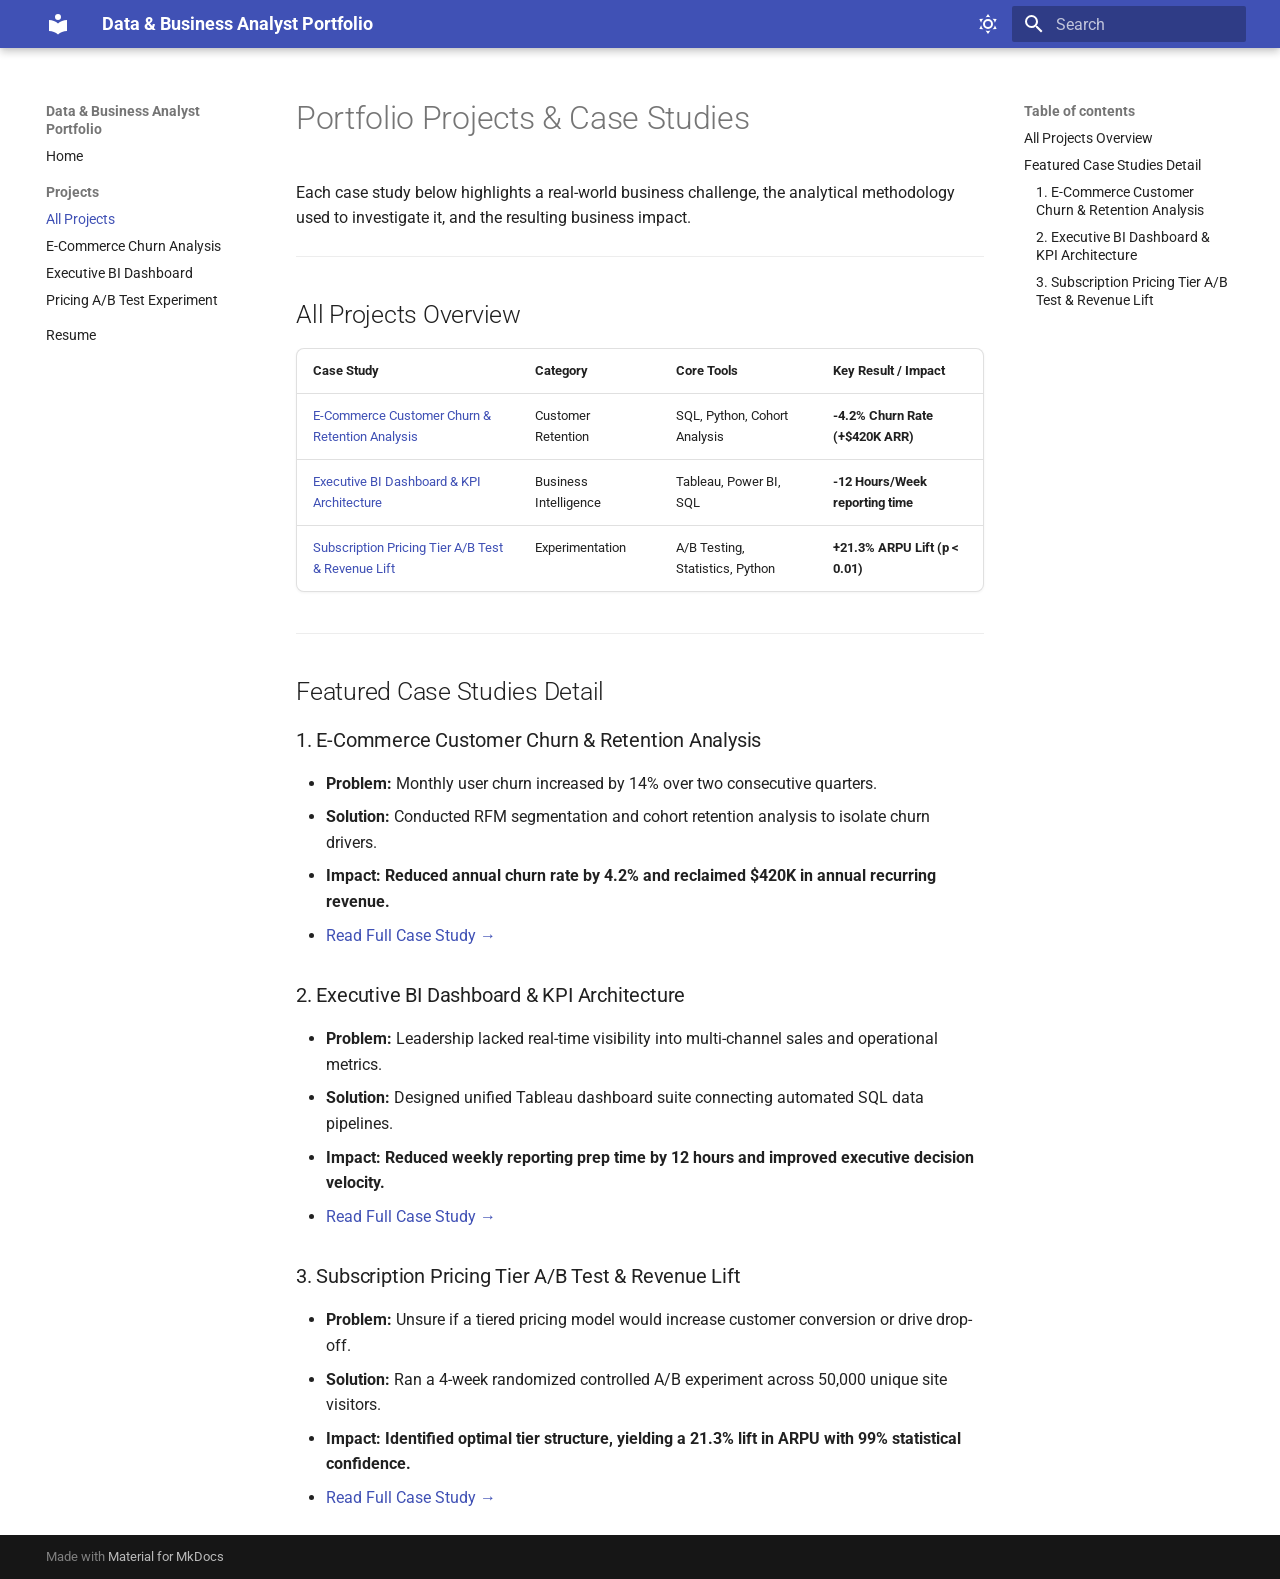
<file: projects/index.html>
<!doctype html>
<html lang="en" class="no-js">
  <head>
    
      <meta charset="utf-8">
      <meta name="viewport" content="width=device-width,initial-scale=1">
      
        <meta name="description" content="Portfolio showcasing data-driven business impact, analytics case studies, BI dashboards, and experimentation stories.">
      
      
        <meta name="author" content="Data Analyst">
      
      
      
        <link rel="prev" href="..">
      
      
        <link rel="next" href="ecommerce-churn/">
      
      
        
      
      
      <link rel="icon" href="../assets/images/favicon.png">
      <meta name="generator" content="mkdocs-1.6.1, mkdocs-material-9.7.7">
    
    
      
        <title>All Projects - Data & Business Analyst Portfolio</title>
      
    
    
      <link rel="stylesheet" href="../assets/stylesheets/main.ec1eaa64.min.css">
      
        
        <link rel="stylesheet" href="../assets/stylesheets/palette.ab4e12ef.min.css">
      
      


    
    
      
    
    
      
        
        
        <link rel="preconnect" href="https://fonts.gstatic.com" crossorigin>
        <link rel="stylesheet" href="https://fonts.googleapis.com/css?family=Roboto:300,300i,400,400i,700,700i%7CRoboto+Mono:400,400i,700,700i&display=fallback">
        <style>:root{--md-text-font:"Roboto";--md-code-font:"Roboto Mono"}</style>
      
    
    
      <link rel="stylesheet" href="../stylesheets/extra.css">
    
    <script>__md_scope=new URL("..",location),__md_hash=e=>[...e].reduce(((e,_)=>(e<<5)-e+_.charCodeAt(0)),0),__md_get=(e,_=localStorage,t=__md_scope)=>JSON.parse(_.getItem(t.pathname+"."+e)),__md_set=(e,_,t=localStorage,a=__md_scope)=>{try{t.setItem(a.pathname+"."+e,JSON.stringify(_))}catch(e){}}</script>
    
      

    
    
  </head>
  
  
    
    
      
    
    
    
    
    <body dir="ltr" data-md-color-scheme="default" data-md-color-primary="indigo" data-md-color-accent="teal">
  
    
    <input class="md-toggle" data-md-toggle="drawer" type="checkbox" id="__drawer" autocomplete="off">
    <input class="md-toggle" data-md-toggle="search" type="checkbox" id="__search" autocomplete="off">
    <label class="md-overlay" for="__drawer"></label>
    <div data-md-component="skip">
      
        
        <a href="#portfolio-projects-case-studies" class="md-skip">
          Skip to content
        </a>
      
    </div>
    <div data-md-component="announce">
      
    </div>
    
    
      

  

<header class="md-header md-header--shadow" data-md-component="header">
  <nav class="md-header__inner md-grid" aria-label="Header">
    <a href=".." title="Data &amp; Business Analyst Portfolio" class="md-header__button md-logo" aria-label="Data & Business Analyst Portfolio" data-md-component="logo">
      
  
  <svg xmlns="http://www.w3.org/2000/svg" viewBox="0 0 24 24"><path d="M12 8a3 3 0 0 0 3-3 3 3 0 0 0-3-3 3 3 0 0 0-3 3 3 3 0 0 0 3 3m0 3.54C9.64 9.35 6.5 8 3 8v11c3.5 0 6.64 1.35 9 3.54 2.36-2.19 5.5-3.54 9-3.54V8c-3.5 0-6.64 1.35-9 3.54"/></svg>

    </a>
    <label class="md-header__button md-icon" for="__drawer">
      
      <svg xmlns="http://www.w3.org/2000/svg" viewBox="0 0 24 24"><path d="M3 6h18v2H3zm0 5h18v2H3zm0 5h18v2H3z"/></svg>
    </label>
    <div class="md-header__title" data-md-component="header-title">
      <div class="md-header__ellipsis">
        <div class="md-header__topic">
          <span class="md-ellipsis">
            Data & Business Analyst Portfolio
          </span>
        </div>
        <div class="md-header__topic" data-md-component="header-topic">
          <span class="md-ellipsis">
            
              All Projects
            
          </span>
        </div>
      </div>
    </div>
    
      
        <form class="md-header__option" data-md-component="palette">
  
    
    
    
    <input class="md-option" data-md-color-media="" data-md-color-scheme="default" data-md-color-primary="indigo" data-md-color-accent="teal"  aria-label="Switch to dark mode"  type="radio" name="__palette" id="__palette_0">
    
      <label class="md-header__button md-icon" title="Switch to dark mode" for="__palette_1" hidden>
        <svg xmlns="http://www.w3.org/2000/svg" viewBox="0 0 24 24"><path d="M12 7a5 5 0 0 1 5 5 5 5 0 0 1-5 5 5 5 0 0 1-5-5 5 5 0 0 1 5-5m0 2a3 3 0 0 0-3 3 3 3 0 0 0 3 3 3 3 0 0 0 3-3 3 3 0 0 0-3-3m0-7 2.39 3.42C13.65 5.15 12.84 5 12 5s-1.65.15-2.39.42zM3.34 7l4.16-.35A7.2 7.2 0 0 0 5.94 8.5c-.44.74-.69 1.5-.83 2.29zm.02 10 1.76-3.77a7.131 7.131 0 0 0 2.38 4.14zM20.65 7l-1.77 3.79a7.02 7.02 0 0 0-2.38-4.15zm-.01 10-4.14.36c.59-.51 1.12-1.14 1.54-1.86.42-.73.69-1.5.83-2.29zM12 22l-2.41-3.44c.74.27 1.55.44 2.41.44.82 0 1.63-.17 2.37-.44z"/></svg>
      </label>
    
  
    
    
    
    <input class="md-option" data-md-color-media="" data-md-color-scheme="slate" data-md-color-primary="indigo" data-md-color-accent="teal"  aria-label="Switch to light mode"  type="radio" name="__palette" id="__palette_1">
    
      <label class="md-header__button md-icon" title="Switch to light mode" for="__palette_0" hidden>
        <svg xmlns="http://www.w3.org/2000/svg" viewBox="0 0 24 24"><path d="m17.75 4.09-2.53 1.94.91 3.06-2.63-1.81-2.63 1.81.91-3.06-2.53-1.94L12.44 4l1.06-3 1.06 3zm3.5 6.91-1.64 1.25.59 1.98-1.7-1.17-1.7 1.17.59-1.98L15.75 11l2.06-.05L18.5 9l.69 1.95zm-2.28 4.95c.83-.08 1.72 1.1 1.19 1.85-.32.45-.66.87-1.08 1.27C15.17 23 8.84 23 4.94 19.07c-3.91-3.9-3.91-10.24 0-14.14.4-.4.82-.76 1.27-1.08.75-.53 1.93.36 1.85 1.19-.27 2.86.69 5.83 2.89 8.02a9.96 9.96 0 0 0 8.02 2.89m-1.64 2.02a12.08 12.08 0 0 1-7.8-3.47c-2.17-2.19-3.33-5-3.49-7.82-2.81 3.14-2.7 7.96.31 10.98 3.02 3.01 7.84 3.12 10.98.31"/></svg>
      </label>
    
  
</form>
      
    
    
      <script>var palette=__md_get("__palette");if(palette&&palette.color){if("(prefers-color-scheme)"===palette.color.media){var media=matchMedia("(prefers-color-scheme: light)"),input=document.querySelector(media.matches?"[data-md-color-media='(prefers-color-scheme: light)']":"[data-md-color-media='(prefers-color-scheme: dark)']");palette.color.media=input.getAttribute("data-md-color-media"),palette.color.scheme=input.getAttribute("data-md-color-scheme"),palette.color.primary=input.getAttribute("data-md-color-primary"),palette.color.accent=input.getAttribute("data-md-color-accent")}for(var[key,value]of Object.entries(palette.color))document.body.setAttribute("data-md-color-"+key,value)}</script>
    
    
    
      
      
        <label class="md-header__button md-icon" for="__search">
          
          <svg xmlns="http://www.w3.org/2000/svg" viewBox="0 0 24 24"><path d="M9.5 3A6.5 6.5 0 0 1 16 9.5c0 1.61-.59 3.09-1.56 4.23l.27.27h.79l5 5-1.5 1.5-5-5v-.79l-.27-.27A6.52 6.52 0 0 1 9.5 16 6.5 6.5 0 0 1 3 9.5 6.5 6.5 0 0 1 9.5 3m0 2C7 5 5 7 5 9.5S7 14 9.5 14 14 12 14 9.5 12 5 9.5 5"/></svg>
        </label>
        <div class="md-search" data-md-component="search" role="dialog">
  <label class="md-search__overlay" for="__search"></label>
  <div class="md-search__inner" role="search">
    <form class="md-search__form" name="search">
      <input type="text" class="md-search__input" name="query" aria-label="Search" placeholder="Search" autocapitalize="off" autocorrect="off" autocomplete="off" spellcheck="false" data-md-component="search-query" required>
      <label class="md-search__icon md-icon" for="__search">
        
        <svg xmlns="http://www.w3.org/2000/svg" viewBox="0 0 24 24"><path d="M9.5 3A6.5 6.5 0 0 1 16 9.5c0 1.61-.59 3.09-1.56 4.23l.27.27h.79l5 5-1.5 1.5-5-5v-.79l-.27-.27A6.52 6.52 0 0 1 9.5 16 6.5 6.5 0 0 1 3 9.5 6.5 6.5 0 0 1 9.5 3m0 2C7 5 5 7 5 9.5S7 14 9.5 14 14 12 14 9.5 12 5 9.5 5"/></svg>
        
        <svg xmlns="http://www.w3.org/2000/svg" viewBox="0 0 24 24"><path d="M20 11v2H8l5.5 5.5-1.42 1.42L4.16 12l7.92-7.92L13.5 5.5 8 11z"/></svg>
      </label>
      <nav class="md-search__options" aria-label="Search">
        
        <button type="reset" class="md-search__icon md-icon" title="Clear" aria-label="Clear" tabindex="-1">
          
          <svg xmlns="http://www.w3.org/2000/svg" viewBox="0 0 24 24"><path d="M19 6.41 17.59 5 12 10.59 6.41 5 5 6.41 10.59 12 5 17.59 6.41 19 12 13.41 17.59 19 19 17.59 13.41 12z"/></svg>
        </button>
      </nav>
      
        <div class="md-search__suggest" data-md-component="search-suggest"></div>
      
    </form>
    <div class="md-search__output">
      <div class="md-search__scrollwrap" tabindex="0" data-md-scrollfix>
        <div class="md-search-result" data-md-component="search-result">
          <div class="md-search-result__meta">
            Initializing search
          </div>
          <ol class="md-search-result__list" role="presentation"></ol>
        </div>
      </div>
    </div>
  </div>
</div>
      
    
    
  </nav>
  
</header>
    
    <div class="md-container" data-md-component="container">
      
      
        
          
        
      
      <main class="md-main" data-md-component="main">
        <div class="md-main__inner md-grid">
          
            
              
              <div class="md-sidebar md-sidebar--primary" data-md-component="sidebar" data-md-type="navigation" >
                <div class="md-sidebar__scrollwrap">
                  <div class="md-sidebar__inner">
                    



<nav class="md-nav md-nav--primary" aria-label="Navigation" data-md-level="0">
  <label class="md-nav__title" for="__drawer">
    <a href=".." title="Data &amp; Business Analyst Portfolio" class="md-nav__button md-logo" aria-label="Data & Business Analyst Portfolio" data-md-component="logo">
      
  
  <svg xmlns="http://www.w3.org/2000/svg" viewBox="0 0 24 24"><path d="M12 8a3 3 0 0 0 3-3 3 3 0 0 0-3-3 3 3 0 0 0-3 3 3 3 0 0 0 3 3m0 3.54C9.64 9.35 6.5 8 3 8v11c3.5 0 6.64 1.35 9 3.54 2.36-2.19 5.5-3.54 9-3.54V8c-3.5 0-6.64 1.35-9 3.54"/></svg>

    </a>
    Data & Business Analyst Portfolio
  </label>
  
  <ul class="md-nav__list" data-md-scrollfix>
    
      
      
  
  
  
  
    <li class="md-nav__item">
      <a href=".." class="md-nav__link">
        
  
  
  <span class="md-ellipsis">
    
  
    Home
  

    
  </span>
  
  

      </a>
    </li>
  

    
      
      
  
  
    
  
  
  
    
    
    
    
      
        
        
      
    
    
    <li class="md-nav__item md-nav__item--active md-nav__item--section md-nav__item--nested">
      
        
        
        <input class="md-nav__toggle md-toggle " type="checkbox" id="__nav_2" checked>
        
          
          <label class="md-nav__link" for="__nav_2" id="__nav_2_label" tabindex="">
            
  
  
  <span class="md-ellipsis">
    
  
    Projects
  

    
  </span>
  
  

            <span class="md-nav__icon md-icon"></span>
          </label>
        
        <nav class="md-nav" data-md-level="1" aria-labelledby="__nav_2_label" aria-expanded="true">
          <label class="md-nav__title" for="__nav_2">
            <span class="md-nav__icon md-icon"></span>
            
  
    Projects
  

          </label>
          <ul class="md-nav__list" data-md-scrollfix>
            
              
                
  
  
    
  
  
  
    <li class="md-nav__item md-nav__item--active">
      
      <input class="md-nav__toggle md-toggle" type="checkbox" id="__toc">
      
      
        
      
      
        <label class="md-nav__link md-nav__link--active" for="__toc">
          
  
  
  <span class="md-ellipsis">
    
  
    All Projects
  

    
  </span>
  
  

          <span class="md-nav__icon md-icon"></span>
        </label>
      
      <a href="./" class="md-nav__link md-nav__link--active">
        
  
  
  <span class="md-ellipsis">
    
  
    All Projects
  

    
  </span>
  
  

      </a>
      
        

<nav class="md-nav md-nav--secondary" aria-label="Table of contents">
  
  
  
    
  
  
    <label class="md-nav__title" for="__toc">
      <span class="md-nav__icon md-icon"></span>
      Table of contents
    </label>
    <ul class="md-nav__list" data-md-component="toc" data-md-scrollfix>
      
        <li class="md-nav__item">
  <a href="#all-projects-overview" class="md-nav__link">
    <span class="md-ellipsis">
      
        All Projects Overview
      
    </span>
  </a>
  
</li>
      
        <li class="md-nav__item">
  <a href="#featured-case-studies-detail" class="md-nav__link">
    <span class="md-ellipsis">
      
        Featured Case Studies Detail
      
    </span>
  </a>
  
    <nav class="md-nav" aria-label="Featured Case Studies Detail">
      <ul class="md-nav__list">
        
          <li class="md-nav__item">
  <a href="#1-e-commerce-customer-churn-retention-analysis" class="md-nav__link">
    <span class="md-ellipsis">
      
        1. E-Commerce Customer Churn &amp; Retention Analysis
      
    </span>
  </a>
  
</li>
        
          <li class="md-nav__item">
  <a href="#2-executive-bi-dashboard-kpi-architecture" class="md-nav__link">
    <span class="md-ellipsis">
      
        2. Executive BI Dashboard &amp; KPI Architecture
      
    </span>
  </a>
  
</li>
        
          <li class="md-nav__item">
  <a href="#3-subscription-pricing-tier-ab-test-revenue-lift" class="md-nav__link">
    <span class="md-ellipsis">
      
        3. Subscription Pricing Tier A/B Test &amp; Revenue Lift
      
    </span>
  </a>
  
</li>
        
      </ul>
    </nav>
  
</li>
      
    </ul>
  
</nav>
      
    </li>
  

              
            
              
                
  
  
  
  
    <li class="md-nav__item">
      <a href="ecommerce-churn/" class="md-nav__link">
        
  
  
  <span class="md-ellipsis">
    
  
    E-Commerce Churn Analysis
  

    
  </span>
  
  

      </a>
    </li>
  

              
            
              
                
  
  
  
  
    <li class="md-nav__item">
      <a href="executive-bi/" class="md-nav__link">
        
  
  
  <span class="md-ellipsis">
    
  
    Executive BI Dashboard
  

    
  </span>
  
  

      </a>
    </li>
  

              
            
              
                
  
  
  
  
    <li class="md-nav__item">
      <a href="pricing-ab-test/" class="md-nav__link">
        
  
  
  <span class="md-ellipsis">
    
  
    Pricing A/B Test Experiment
  

    
  </span>
  
  

      </a>
    </li>
  

              
            
          </ul>
        </nav>
      
    </li>
  

    
      
      
  
  
  
  
    <li class="md-nav__item">
      <a href="../resume/" class="md-nav__link">
        
  
  
  <span class="md-ellipsis">
    
  
    Resume
  

    
  </span>
  
  

      </a>
    </li>
  

    
  </ul>
</nav>
                  </div>
                </div>
              </div>
            
            
              
              <div class="md-sidebar md-sidebar--secondary" data-md-component="sidebar" data-md-type="toc" >
                <div class="md-sidebar__scrollwrap">
                  <div class="md-sidebar__inner">
                    

<nav class="md-nav md-nav--secondary" aria-label="Table of contents">
  
  
  
    
  
  
    <label class="md-nav__title" for="__toc">
      <span class="md-nav__icon md-icon"></span>
      Table of contents
    </label>
    <ul class="md-nav__list" data-md-component="toc" data-md-scrollfix>
      
        <li class="md-nav__item">
  <a href="#all-projects-overview" class="md-nav__link">
    <span class="md-ellipsis">
      
        All Projects Overview
      
    </span>
  </a>
  
</li>
      
        <li class="md-nav__item">
  <a href="#featured-case-studies-detail" class="md-nav__link">
    <span class="md-ellipsis">
      
        Featured Case Studies Detail
      
    </span>
  </a>
  
    <nav class="md-nav" aria-label="Featured Case Studies Detail">
      <ul class="md-nav__list">
        
          <li class="md-nav__item">
  <a href="#1-e-commerce-customer-churn-retention-analysis" class="md-nav__link">
    <span class="md-ellipsis">
      
        1. E-Commerce Customer Churn &amp; Retention Analysis
      
    </span>
  </a>
  
</li>
        
          <li class="md-nav__item">
  <a href="#2-executive-bi-dashboard-kpi-architecture" class="md-nav__link">
    <span class="md-ellipsis">
      
        2. Executive BI Dashboard &amp; KPI Architecture
      
    </span>
  </a>
  
</li>
        
          <li class="md-nav__item">
  <a href="#3-subscription-pricing-tier-ab-test-revenue-lift" class="md-nav__link">
    <span class="md-ellipsis">
      
        3. Subscription Pricing Tier A/B Test &amp; Revenue Lift
      
    </span>
  </a>
  
</li>
        
      </ul>
    </nav>
  
</li>
      
    </ul>
  
</nav>
                  </div>
                </div>
              </div>
            
          
          
            <div class="md-content" data-md-component="content">
              
              <article class="md-content__inner md-typeset">
                
                  



<h1 id="portfolio-projects-case-studies">Portfolio Projects &amp; Case Studies</h1>
<p>Each case study below highlights a real-world business challenge, the analytical methodology used to investigate it, and the resulting business impact.</p>
<hr />
<h2 id="all-projects-overview">All Projects Overview</h2>
<table>
<thead>
<tr>
<th style="text-align: left;">Case Study</th>
<th style="text-align: left;">Category</th>
<th style="text-align: left;">Core Tools</th>
<th style="text-align: left;">Key Result / Impact</th>
</tr>
</thead>
<tbody>
<tr>
<td style="text-align: left;"><a href="ecommerce-churn/">E-Commerce Customer Churn &amp; Retention Analysis</a></td>
<td style="text-align: left;">Customer Retention</td>
<td style="text-align: left;">SQL, Python, Cohort Analysis</td>
<td style="text-align: left;"><strong>-4.2% Churn Rate (+$420K ARR)</strong></td>
</tr>
<tr>
<td style="text-align: left;"><a href="executive-bi/">Executive BI Dashboard &amp; KPI Architecture</a></td>
<td style="text-align: left;">Business Intelligence</td>
<td style="text-align: left;">Tableau, Power BI, SQL</td>
<td style="text-align: left;"><strong>-12 Hours/Week reporting time</strong></td>
</tr>
<tr>
<td style="text-align: left;"><a href="pricing-ab-test/">Subscription Pricing Tier A/B Test &amp; Revenue Lift</a></td>
<td style="text-align: left;">Experimentation</td>
<td style="text-align: left;">A/B Testing, Statistics, Python</td>
<td style="text-align: left;"><strong>+21.3% ARPU Lift (p &lt; 0.01)</strong></td>
</tr>
</tbody>
</table>
<hr />
<h2 id="featured-case-studies-detail">Featured Case Studies Detail</h2>
<h3 id="1-e-commerce-customer-churn-retention-analysis">1. E-Commerce Customer Churn &amp; Retention Analysis</h3>
<ul>
<li><strong>Problem:</strong> Monthly user churn increased by 14% over two consecutive quarters.</li>
<li><strong>Solution:</strong> Conducted RFM segmentation and cohort retention analysis to isolate churn drivers.</li>
<li><strong>Impact:</strong> <strong>Reduced annual churn rate by 4.2% and reclaimed $420K in annual recurring revenue.</strong></li>
<li><a href="ecommerce-churn/">Read Full Case Study →</a></li>
</ul>
<h3 id="2-executive-bi-dashboard-kpi-architecture">2. Executive BI Dashboard &amp; KPI Architecture</h3>
<ul>
<li><strong>Problem:</strong> Leadership lacked real-time visibility into multi-channel sales and operational metrics.</li>
<li><strong>Solution:</strong> Designed unified Tableau dashboard suite connecting automated SQL data pipelines.</li>
<li><strong>Impact:</strong> <strong>Reduced weekly reporting prep time by 12 hours and improved executive decision velocity.</strong></li>
<li><a href="executive-bi/">Read Full Case Study →</a></li>
</ul>
<h3 id="3-subscription-pricing-tier-ab-test-revenue-lift">3. Subscription Pricing Tier A/B Test &amp; Revenue Lift</h3>
<ul>
<li><strong>Problem:</strong> Unsure if a tiered pricing model would increase customer conversion or drive drop-off.</li>
<li><strong>Solution:</strong> Ran a 4-week randomized controlled A/B experiment across 50,000 unique site visitors.</li>
<li><strong>Impact:</strong> <strong>Identified optimal tier structure, yielding a 21.3% lift in ARPU with 99% statistical confidence.</strong></li>
<li><a href="pricing-ab-test/">Read Full Case Study →</a></li>
</ul>












                
              </article>
            </div>
          
          
<script>var target=document.getElementById(location.hash.slice(1));target&&target.name&&(target.checked=target.name.startsWith("__tabbed_"))</script>
        </div>
        
          <button type="button" class="md-top md-icon" data-md-component="top" hidden>
  
  <svg xmlns="http://www.w3.org/2000/svg" viewBox="0 0 24 24"><path d="M13 20h-2V8l-5.5 5.5-1.42-1.42L12 4.16l7.92 7.92-1.42 1.42L13 8z"/></svg>
  Back to top
</button>
        
      </main>
      
        <footer class="md-footer">
  
  <div class="md-footer-meta md-typeset">
    <div class="md-footer-meta__inner md-grid">
      <div class="md-copyright">
  
  
    Made with
    <a href="https://squidfunk.github.io/mkdocs-material/" target="_blank" rel="noopener">
      Material for MkDocs
    </a>
  
</div>
      
    </div>
  </div>
</footer>
      
    </div>
    <div class="md-dialog" data-md-component="dialog">
      <div class="md-dialog__inner md-typeset"></div>
    </div>
    
    
    
      
      
      <script id="__config" type="application/json">{"annotate": null, "base": "..", "features": ["navigation.instant", "navigation.tracking", "navigation.sections", "navigation.expand", "navigation.top", "search.suggest", "search.highlight", "content.code.copy"], "search": "../assets/javascripts/workers/search.2c215733.min.js", "tags": null, "translations": {"clipboard.copied": "Copied to clipboard", "clipboard.copy": "Copy to clipboard", "search.result.more.one": "1 more on this page", "search.result.more.other": "# more on this page", "search.result.none": "No matching documents", "search.result.one": "1 matching document", "search.result.other": "# matching documents", "search.result.placeholder": "Type to start searching", "search.result.term.missing": "Missing", "select.version": "Select version"}, "version": null}</script>
    
    
      <script src="../assets/javascripts/bundle.d7400e89.min.js"></script>
      
    
  </body>
</html>
</file>
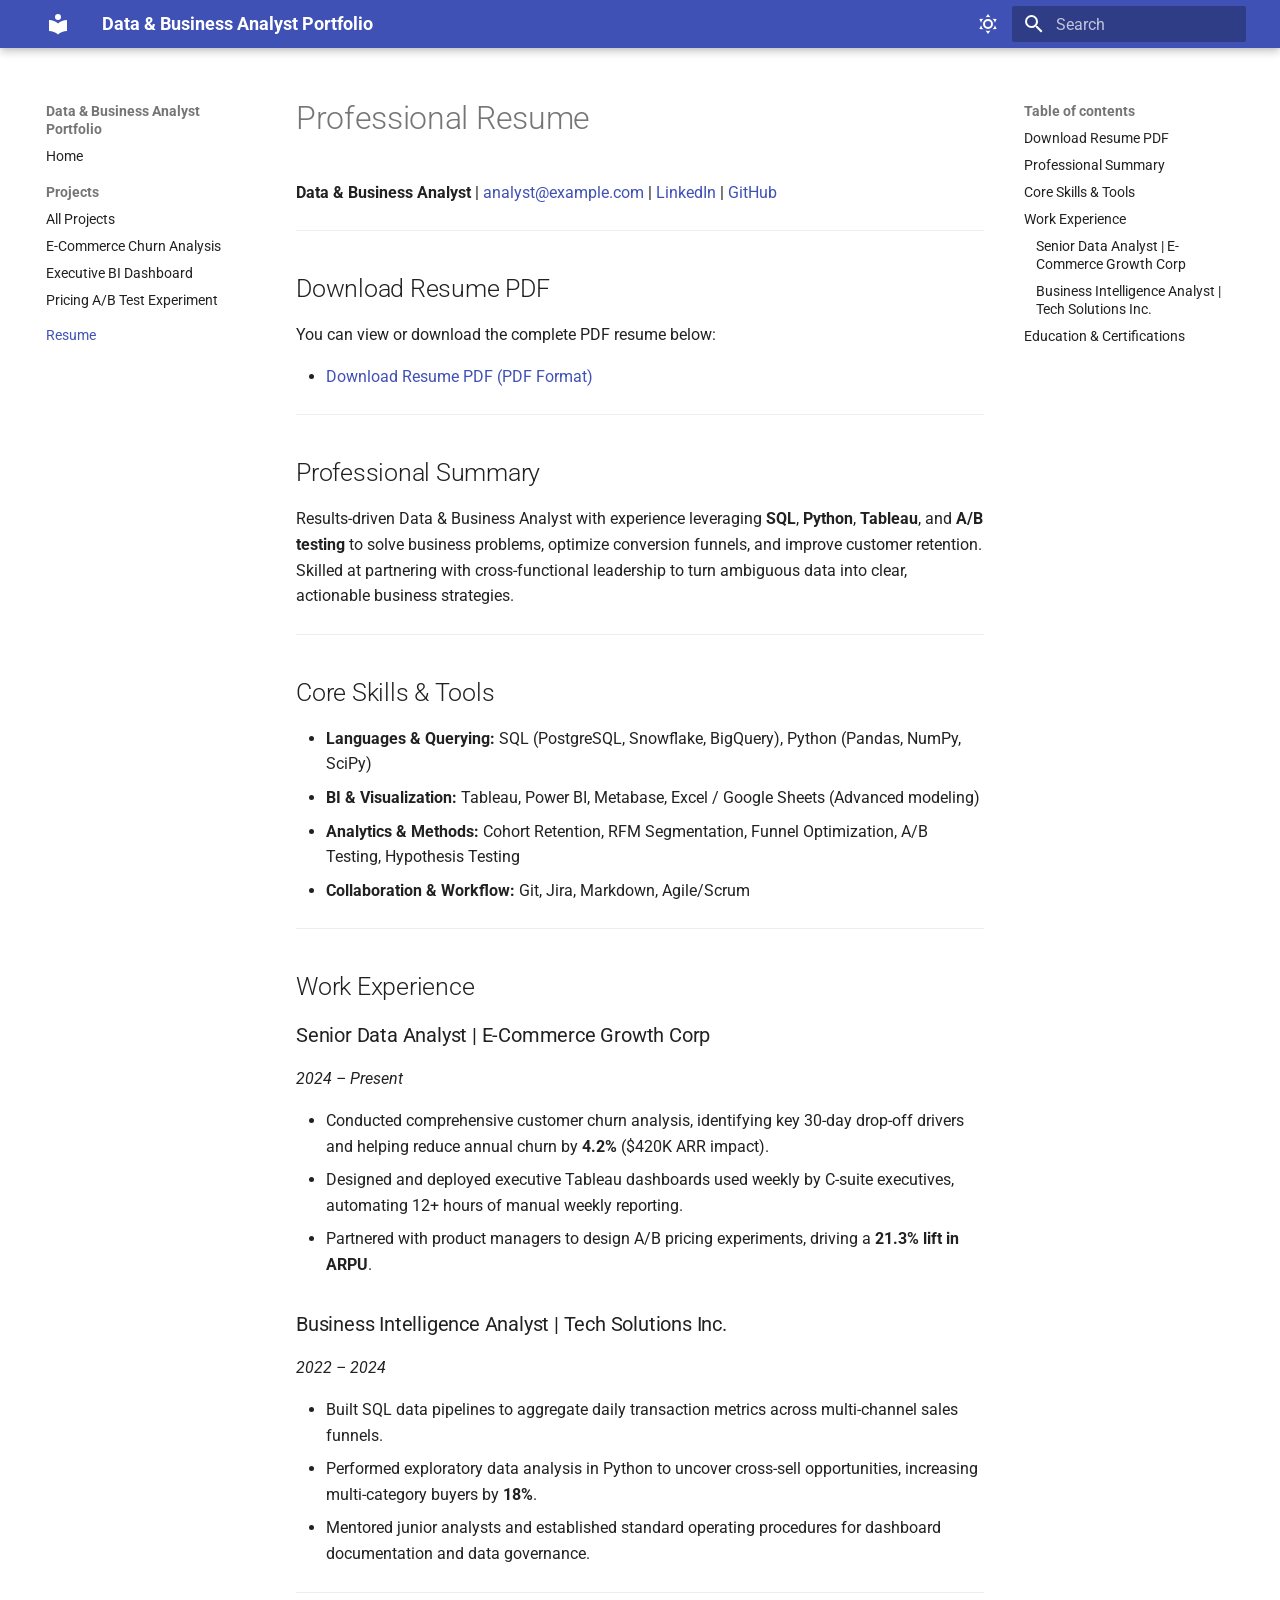
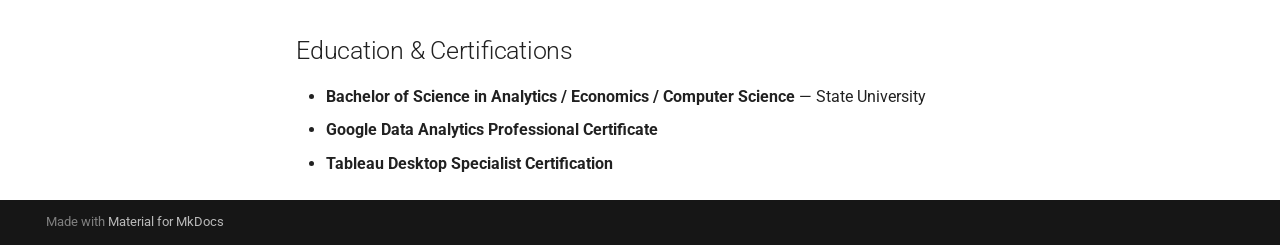
<file: resume/index.html>
<!doctype html>
<html lang="en" class="no-js">
  <head>
    
      <meta charset="utf-8">
      <meta name="viewport" content="width=device-width,initial-scale=1">
      
        <meta name="description" content="Portfolio showcasing data-driven business impact, analytics case studies, BI dashboards, and experimentation stories.">
      
      
        <meta name="author" content="Data Analyst">
      
      
      
        <link rel="prev" href="../projects/pricing-ab-test/">
      
      
      
        
      
      
      <link rel="icon" href="../assets/images/favicon.png">
      <meta name="generator" content="mkdocs-1.6.1, mkdocs-material-9.7.7">
    
    
      
        <title>Resume - Data & Business Analyst Portfolio</title>
      
    
    
      <link rel="stylesheet" href="../assets/stylesheets/main.ec1eaa64.min.css">
      
        
        <link rel="stylesheet" href="../assets/stylesheets/palette.ab4e12ef.min.css">
      
      


    
    
      
    
    
      
        
        
        <link rel="preconnect" href="https://fonts.gstatic.com" crossorigin>
        <link rel="stylesheet" href="https://fonts.googleapis.com/css?family=Roboto:300,300i,400,400i,700,700i%7CRoboto+Mono:400,400i,700,700i&display=fallback">
        <style>:root{--md-text-font:"Roboto";--md-code-font:"Roboto Mono"}</style>
      
    
    
      <link rel="stylesheet" href="../stylesheets/extra.css">
    
    <script>__md_scope=new URL("..",location),__md_hash=e=>[...e].reduce(((e,_)=>(e<<5)-e+_.charCodeAt(0)),0),__md_get=(e,_=localStorage,t=__md_scope)=>JSON.parse(_.getItem(t.pathname+"."+e)),__md_set=(e,_,t=localStorage,a=__md_scope)=>{try{t.setItem(a.pathname+"."+e,JSON.stringify(_))}catch(e){}}</script>
    
      

    
    
  </head>
  
  
    
    
      
    
    
    
    
    <body dir="ltr" data-md-color-scheme="default" data-md-color-primary="indigo" data-md-color-accent="teal">
  
    
    <input class="md-toggle" data-md-toggle="drawer" type="checkbox" id="__drawer" autocomplete="off">
    <input class="md-toggle" data-md-toggle="search" type="checkbox" id="__search" autocomplete="off">
    <label class="md-overlay" for="__drawer"></label>
    <div data-md-component="skip">
      
        
        <a href="#professional-resume" class="md-skip">
          Skip to content
        </a>
      
    </div>
    <div data-md-component="announce">
      
    </div>
    
    
      

  

<header class="md-header md-header--shadow" data-md-component="header">
  <nav class="md-header__inner md-grid" aria-label="Header">
    <a href=".." title="Data &amp; Business Analyst Portfolio" class="md-header__button md-logo" aria-label="Data & Business Analyst Portfolio" data-md-component="logo">
      
  
  <svg xmlns="http://www.w3.org/2000/svg" viewBox="0 0 24 24"><path d="M12 8a3 3 0 0 0 3-3 3 3 0 0 0-3-3 3 3 0 0 0-3 3 3 3 0 0 0 3 3m0 3.54C9.64 9.35 6.5 8 3 8v11c3.5 0 6.64 1.35 9 3.54 2.36-2.19 5.5-3.54 9-3.54V8c-3.5 0-6.64 1.35-9 3.54"/></svg>

    </a>
    <label class="md-header__button md-icon" for="__drawer">
      
      <svg xmlns="http://www.w3.org/2000/svg" viewBox="0 0 24 24"><path d="M3 6h18v2H3zm0 5h18v2H3zm0 5h18v2H3z"/></svg>
    </label>
    <div class="md-header__title" data-md-component="header-title">
      <div class="md-header__ellipsis">
        <div class="md-header__topic">
          <span class="md-ellipsis">
            Data & Business Analyst Portfolio
          </span>
        </div>
        <div class="md-header__topic" data-md-component="header-topic">
          <span class="md-ellipsis">
            
              Resume
            
          </span>
        </div>
      </div>
    </div>
    
      
        <form class="md-header__option" data-md-component="palette">
  
    
    
    
    <input class="md-option" data-md-color-media="" data-md-color-scheme="default" data-md-color-primary="indigo" data-md-color-accent="teal"  aria-label="Switch to dark mode"  type="radio" name="__palette" id="__palette_0">
    
      <label class="md-header__button md-icon" title="Switch to dark mode" for="__palette_1" hidden>
        <svg xmlns="http://www.w3.org/2000/svg" viewBox="0 0 24 24"><path d="M12 7a5 5 0 0 1 5 5 5 5 0 0 1-5 5 5 5 0 0 1-5-5 5 5 0 0 1 5-5m0 2a3 3 0 0 0-3 3 3 3 0 0 0 3 3 3 3 0 0 0 3-3 3 3 0 0 0-3-3m0-7 2.39 3.42C13.65 5.15 12.84 5 12 5s-1.65.15-2.39.42zM3.34 7l4.16-.35A7.2 7.2 0 0 0 5.94 8.5c-.44.74-.69 1.5-.83 2.29zm.02 10 1.76-3.77a7.131 7.131 0 0 0 2.38 4.14zM20.65 7l-1.77 3.79a7.02 7.02 0 0 0-2.38-4.15zm-.01 10-4.14.36c.59-.51 1.12-1.14 1.54-1.86.42-.73.69-1.5.83-2.29zM12 22l-2.41-3.44c.74.27 1.55.44 2.41.44.82 0 1.63-.17 2.37-.44z"/></svg>
      </label>
    
  
    
    
    
    <input class="md-option" data-md-color-media="" data-md-color-scheme="slate" data-md-color-primary="indigo" data-md-color-accent="teal"  aria-label="Switch to light mode"  type="radio" name="__palette" id="__palette_1">
    
      <label class="md-header__button md-icon" title="Switch to light mode" for="__palette_0" hidden>
        <svg xmlns="http://www.w3.org/2000/svg" viewBox="0 0 24 24"><path d="m17.75 4.09-2.53 1.94.91 3.06-2.63-1.81-2.63 1.81.91-3.06-2.53-1.94L12.44 4l1.06-3 1.06 3zm3.5 6.91-1.64 1.25.59 1.98-1.7-1.17-1.7 1.17.59-1.98L15.75 11l2.06-.05L18.5 9l.69 1.95zm-2.28 4.95c.83-.08 1.72 1.1 1.19 1.85-.32.45-.66.87-1.08 1.27C15.17 23 8.84 23 4.94 19.07c-3.91-3.9-3.91-10.24 0-14.14.4-.4.82-.76 1.27-1.08.75-.53 1.93.36 1.85 1.19-.27 2.86.69 5.83 2.89 8.02a9.96 9.96 0 0 0 8.02 2.89m-1.64 2.02a12.08 12.08 0 0 1-7.8-3.47c-2.17-2.19-3.33-5-3.49-7.82-2.81 3.14-2.7 7.96.31 10.98 3.02 3.01 7.84 3.12 10.98.31"/></svg>
      </label>
    
  
</form>
      
    
    
      <script>var palette=__md_get("__palette");if(palette&&palette.color){if("(prefers-color-scheme)"===palette.color.media){var media=matchMedia("(prefers-color-scheme: light)"),input=document.querySelector(media.matches?"[data-md-color-media='(prefers-color-scheme: light)']":"[data-md-color-media='(prefers-color-scheme: dark)']");palette.color.media=input.getAttribute("data-md-color-media"),palette.color.scheme=input.getAttribute("data-md-color-scheme"),palette.color.primary=input.getAttribute("data-md-color-primary"),palette.color.accent=input.getAttribute("data-md-color-accent")}for(var[key,value]of Object.entries(palette.color))document.body.setAttribute("data-md-color-"+key,value)}</script>
    
    
    
      
      
        <label class="md-header__button md-icon" for="__search">
          
          <svg xmlns="http://www.w3.org/2000/svg" viewBox="0 0 24 24"><path d="M9.5 3A6.5 6.5 0 0 1 16 9.5c0 1.61-.59 3.09-1.56 4.23l.27.27h.79l5 5-1.5 1.5-5-5v-.79l-.27-.27A6.52 6.52 0 0 1 9.5 16 6.5 6.5 0 0 1 3 9.5 6.5 6.5 0 0 1 9.5 3m0 2C7 5 5 7 5 9.5S7 14 9.5 14 14 12 14 9.5 12 5 9.5 5"/></svg>
        </label>
        <div class="md-search" data-md-component="search" role="dialog">
  <label class="md-search__overlay" for="__search"></label>
  <div class="md-search__inner" role="search">
    <form class="md-search__form" name="search">
      <input type="text" class="md-search__input" name="query" aria-label="Search" placeholder="Search" autocapitalize="off" autocorrect="off" autocomplete="off" spellcheck="false" data-md-component="search-query" required>
      <label class="md-search__icon md-icon" for="__search">
        
        <svg xmlns="http://www.w3.org/2000/svg" viewBox="0 0 24 24"><path d="M9.5 3A6.5 6.5 0 0 1 16 9.5c0 1.61-.59 3.09-1.56 4.23l.27.27h.79l5 5-1.5 1.5-5-5v-.79l-.27-.27A6.52 6.52 0 0 1 9.5 16 6.5 6.5 0 0 1 3 9.5 6.5 6.5 0 0 1 9.5 3m0 2C7 5 5 7 5 9.5S7 14 9.5 14 14 12 14 9.5 12 5 9.5 5"/></svg>
        
        <svg xmlns="http://www.w3.org/2000/svg" viewBox="0 0 24 24"><path d="M20 11v2H8l5.5 5.5-1.42 1.42L4.16 12l7.92-7.92L13.5 5.5 8 11z"/></svg>
      </label>
      <nav class="md-search__options" aria-label="Search">
        
        <button type="reset" class="md-search__icon md-icon" title="Clear" aria-label="Clear" tabindex="-1">
          
          <svg xmlns="http://www.w3.org/2000/svg" viewBox="0 0 24 24"><path d="M19 6.41 17.59 5 12 10.59 6.41 5 5 6.41 10.59 12 5 17.59 6.41 19 12 13.41 17.59 19 19 17.59 13.41 12z"/></svg>
        </button>
      </nav>
      
        <div class="md-search__suggest" data-md-component="search-suggest"></div>
      
    </form>
    <div class="md-search__output">
      <div class="md-search__scrollwrap" tabindex="0" data-md-scrollfix>
        <div class="md-search-result" data-md-component="search-result">
          <div class="md-search-result__meta">
            Initializing search
          </div>
          <ol class="md-search-result__list" role="presentation"></ol>
        </div>
      </div>
    </div>
  </div>
</div>
      
    
    
  </nav>
  
</header>
    
    <div class="md-container" data-md-component="container">
      
      
        
          
        
      
      <main class="md-main" data-md-component="main">
        <div class="md-main__inner md-grid">
          
            
              
              <div class="md-sidebar md-sidebar--primary" data-md-component="sidebar" data-md-type="navigation" >
                <div class="md-sidebar__scrollwrap">
                  <div class="md-sidebar__inner">
                    



<nav class="md-nav md-nav--primary" aria-label="Navigation" data-md-level="0">
  <label class="md-nav__title" for="__drawer">
    <a href=".." title="Data &amp; Business Analyst Portfolio" class="md-nav__button md-logo" aria-label="Data & Business Analyst Portfolio" data-md-component="logo">
      
  
  <svg xmlns="http://www.w3.org/2000/svg" viewBox="0 0 24 24"><path d="M12 8a3 3 0 0 0 3-3 3 3 0 0 0-3-3 3 3 0 0 0-3 3 3 3 0 0 0 3 3m0 3.54C9.64 9.35 6.5 8 3 8v11c3.5 0 6.64 1.35 9 3.54 2.36-2.19 5.5-3.54 9-3.54V8c-3.5 0-6.64 1.35-9 3.54"/></svg>

    </a>
    Data & Business Analyst Portfolio
  </label>
  
  <ul class="md-nav__list" data-md-scrollfix>
    
      
      
  
  
  
  
    <li class="md-nav__item">
      <a href=".." class="md-nav__link">
        
  
  
  <span class="md-ellipsis">
    
  
    Home
  

    
  </span>
  
  

      </a>
    </li>
  

    
      
      
  
  
  
  
    
    
    
    
      
        
        
      
    
    
    <li class="md-nav__item md-nav__item--section md-nav__item--nested">
      
        
        
          
        
        <input class="md-nav__toggle md-toggle md-toggle--indeterminate" type="checkbox" id="__nav_2" >
        
          
          <label class="md-nav__link" for="__nav_2" id="__nav_2_label" tabindex="">
            
  
  
  <span class="md-ellipsis">
    
  
    Projects
  

    
  </span>
  
  

            <span class="md-nav__icon md-icon"></span>
          </label>
        
        <nav class="md-nav" data-md-level="1" aria-labelledby="__nav_2_label" aria-expanded="false">
          <label class="md-nav__title" for="__nav_2">
            <span class="md-nav__icon md-icon"></span>
            
  
    Projects
  

          </label>
          <ul class="md-nav__list" data-md-scrollfix>
            
              
                
  
  
  
  
    <li class="md-nav__item">
      <a href="../projects/" class="md-nav__link">
        
  
  
  <span class="md-ellipsis">
    
  
    All Projects
  

    
  </span>
  
  

      </a>
    </li>
  

              
            
              
                
  
  
  
  
    <li class="md-nav__item">
      <a href="../projects/ecommerce-churn/" class="md-nav__link">
        
  
  
  <span class="md-ellipsis">
    
  
    E-Commerce Churn Analysis
  

    
  </span>
  
  

      </a>
    </li>
  

              
            
              
                
  
  
  
  
    <li class="md-nav__item">
      <a href="../projects/executive-bi/" class="md-nav__link">
        
  
  
  <span class="md-ellipsis">
    
  
    Executive BI Dashboard
  

    
  </span>
  
  

      </a>
    </li>
  

              
            
              
                
  
  
  
  
    <li class="md-nav__item">
      <a href="../projects/pricing-ab-test/" class="md-nav__link">
        
  
  
  <span class="md-ellipsis">
    
  
    Pricing A/B Test Experiment
  

    
  </span>
  
  

      </a>
    </li>
  

              
            
          </ul>
        </nav>
      
    </li>
  

    
      
      
  
  
    
  
  
  
    <li class="md-nav__item md-nav__item--active">
      
      <input class="md-nav__toggle md-toggle" type="checkbox" id="__toc">
      
      
        
      
      
        <label class="md-nav__link md-nav__link--active" for="__toc">
          
  
  
  <span class="md-ellipsis">
    
  
    Resume
  

    
  </span>
  
  

          <span class="md-nav__icon md-icon"></span>
        </label>
      
      <a href="./" class="md-nav__link md-nav__link--active">
        
  
  
  <span class="md-ellipsis">
    
  
    Resume
  

    
  </span>
  
  

      </a>
      
        

<nav class="md-nav md-nav--secondary" aria-label="Table of contents">
  
  
  
    
  
  
    <label class="md-nav__title" for="__toc">
      <span class="md-nav__icon md-icon"></span>
      Table of contents
    </label>
    <ul class="md-nav__list" data-md-component="toc" data-md-scrollfix>
      
        <li class="md-nav__item">
  <a href="#download-resume-pdf" class="md-nav__link">
    <span class="md-ellipsis">
      
        Download Resume PDF
      
    </span>
  </a>
  
</li>
      
        <li class="md-nav__item">
  <a href="#professional-summary" class="md-nav__link">
    <span class="md-ellipsis">
      
        Professional Summary
      
    </span>
  </a>
  
</li>
      
        <li class="md-nav__item">
  <a href="#core-skills-tools" class="md-nav__link">
    <span class="md-ellipsis">
      
        Core Skills &amp; Tools
      
    </span>
  </a>
  
</li>
      
        <li class="md-nav__item">
  <a href="#work-experience" class="md-nav__link">
    <span class="md-ellipsis">
      
        Work Experience
      
    </span>
  </a>
  
    <nav class="md-nav" aria-label="Work Experience">
      <ul class="md-nav__list">
        
          <li class="md-nav__item">
  <a href="#senior-data-analyst-e-commerce-growth-corp" class="md-nav__link">
    <span class="md-ellipsis">
      
        Senior Data Analyst | E-Commerce Growth Corp
      
    </span>
  </a>
  
</li>
        
          <li class="md-nav__item">
  <a href="#business-intelligence-analyst-tech-solutions-inc" class="md-nav__link">
    <span class="md-ellipsis">
      
        Business Intelligence Analyst | Tech Solutions Inc.
      
    </span>
  </a>
  
</li>
        
      </ul>
    </nav>
  
</li>
      
        <li class="md-nav__item">
  <a href="#education-certifications" class="md-nav__link">
    <span class="md-ellipsis">
      
        Education &amp; Certifications
      
    </span>
  </a>
  
</li>
      
    </ul>
  
</nav>
      
    </li>
  

    
  </ul>
</nav>
                  </div>
                </div>
              </div>
            
            
              
              <div class="md-sidebar md-sidebar--secondary" data-md-component="sidebar" data-md-type="toc" >
                <div class="md-sidebar__scrollwrap">
                  <div class="md-sidebar__inner">
                    

<nav class="md-nav md-nav--secondary" aria-label="Table of contents">
  
  
  
    
  
  
    <label class="md-nav__title" for="__toc">
      <span class="md-nav__icon md-icon"></span>
      Table of contents
    </label>
    <ul class="md-nav__list" data-md-component="toc" data-md-scrollfix>
      
        <li class="md-nav__item">
  <a href="#download-resume-pdf" class="md-nav__link">
    <span class="md-ellipsis">
      
        Download Resume PDF
      
    </span>
  </a>
  
</li>
      
        <li class="md-nav__item">
  <a href="#professional-summary" class="md-nav__link">
    <span class="md-ellipsis">
      
        Professional Summary
      
    </span>
  </a>
  
</li>
      
        <li class="md-nav__item">
  <a href="#core-skills-tools" class="md-nav__link">
    <span class="md-ellipsis">
      
        Core Skills &amp; Tools
      
    </span>
  </a>
  
</li>
      
        <li class="md-nav__item">
  <a href="#work-experience" class="md-nav__link">
    <span class="md-ellipsis">
      
        Work Experience
      
    </span>
  </a>
  
    <nav class="md-nav" aria-label="Work Experience">
      <ul class="md-nav__list">
        
          <li class="md-nav__item">
  <a href="#senior-data-analyst-e-commerce-growth-corp" class="md-nav__link">
    <span class="md-ellipsis">
      
        Senior Data Analyst | E-Commerce Growth Corp
      
    </span>
  </a>
  
</li>
        
          <li class="md-nav__item">
  <a href="#business-intelligence-analyst-tech-solutions-inc" class="md-nav__link">
    <span class="md-ellipsis">
      
        Business Intelligence Analyst | Tech Solutions Inc.
      
    </span>
  </a>
  
</li>
        
      </ul>
    </nav>
  
</li>
      
        <li class="md-nav__item">
  <a href="#education-certifications" class="md-nav__link">
    <span class="md-ellipsis">
      
        Education &amp; Certifications
      
    </span>
  </a>
  
</li>
      
    </ul>
  
</nav>
                  </div>
                </div>
              </div>
            
          
          
            <div class="md-content" data-md-component="content">
              
              <article class="md-content__inner md-typeset">
                
                  



<h1 id="professional-resume">Professional Resume</h1>
<p><strong>Data &amp; Business Analyst</strong> | <a href="mailto:analyst@example.com">analyst@example.com</a> | <a href="https://linkedin.com">LinkedIn</a> | <a href="https://github.com">GitHub</a></p>
<hr />
<h2 id="download-resume-pdf">Download Resume PDF</h2>
<p>You can view or download the complete PDF resume below:</p>
<ul>
<li><a href="../assets/resume.pdf">Download Resume PDF (PDF Format)</a></li>
</ul>
<hr />
<h2 id="professional-summary">Professional Summary</h2>
<p>Results-driven Data &amp; Business Analyst with experience leveraging <strong>SQL</strong>, <strong>Python</strong>, <strong>Tableau</strong>, and <strong>A/B testing</strong> to solve business problems, optimize conversion funnels, and improve customer retention. Skilled at partnering with cross-functional leadership to turn ambiguous data into clear, actionable business strategies.</p>
<hr />
<h2 id="core-skills-tools">Core Skills &amp; Tools</h2>
<ul>
<li><strong>Languages &amp; Querying:</strong> SQL (PostgreSQL, Snowflake, BigQuery), Python (Pandas, NumPy, SciPy)</li>
<li><strong>BI &amp; Visualization:</strong> Tableau, Power BI, Metabase, Excel / Google Sheets (Advanced modeling)</li>
<li><strong>Analytics &amp; Methods:</strong> Cohort Retention, RFM Segmentation, Funnel Optimization, A/B Testing, Hypothesis Testing</li>
<li><strong>Collaboration &amp; Workflow:</strong> Git, Jira, Markdown, Agile/Scrum</li>
</ul>
<hr />
<h2 id="work-experience">Work Experience</h2>
<h3 id="senior-data-analyst-e-commerce-growth-corp">Senior Data Analyst | E-Commerce Growth Corp</h3>
<p><em>2024 – Present</em></p>
<ul>
<li>Conducted comprehensive customer churn analysis, identifying key 30-day drop-off drivers and helping reduce annual churn by <strong>4.2%</strong> ($420K ARR impact).</li>
<li>Designed and deployed executive Tableau dashboards used weekly by C-suite executives, automating 12+ hours of manual weekly reporting.</li>
<li>Partnered with product managers to design A/B pricing experiments, driving a <strong>21.3% lift in ARPU</strong>.</li>
</ul>
<h3 id="business-intelligence-analyst-tech-solutions-inc">Business Intelligence Analyst | Tech Solutions Inc.</h3>
<p><em>2022 – 2024</em></p>
<ul>
<li>Built SQL data pipelines to aggregate daily transaction metrics across multi-channel sales funnels.</li>
<li>Performed exploratory data analysis in Python to uncover cross-sell opportunities, increasing multi-category buyers by <strong>18%</strong>.</li>
<li>Mentored junior analysts and established standard operating procedures for dashboard documentation and data governance.</li>
</ul>
<hr />
<h2 id="education-certifications">Education &amp; Certifications</h2>
<ul>
<li><strong>Bachelor of Science in Analytics / Economics / Computer Science</strong> — State University</li>
<li><strong>Google Data Analytics Professional Certificate</strong></li>
<li><strong>Tableau Desktop Specialist Certification</strong></li>
</ul>












                
              </article>
            </div>
          
          
<script>var target=document.getElementById(location.hash.slice(1));target&&target.name&&(target.checked=target.name.startsWith("__tabbed_"))</script>
        </div>
        
          <button type="button" class="md-top md-icon" data-md-component="top" hidden>
  
  <svg xmlns="http://www.w3.org/2000/svg" viewBox="0 0 24 24"><path d="M13 20h-2V8l-5.5 5.5-1.42-1.42L12 4.16l7.92 7.92-1.42 1.42L13 8z"/></svg>
  Back to top
</button>
        
      </main>
      
        <footer class="md-footer">
  
  <div class="md-footer-meta md-typeset">
    <div class="md-footer-meta__inner md-grid">
      <div class="md-copyright">
  
  
    Made with
    <a href="https://squidfunk.github.io/mkdocs-material/" target="_blank" rel="noopener">
      Material for MkDocs
    </a>
  
</div>
      
    </div>
  </div>
</footer>
      
    </div>
    <div class="md-dialog" data-md-component="dialog">
      <div class="md-dialog__inner md-typeset"></div>
    </div>
    
    
    
      
      
      <script id="__config" type="application/json">{"annotate": null, "base": "..", "features": ["navigation.instant", "navigation.tracking", "navigation.sections", "navigation.expand", "navigation.top", "search.suggest", "search.highlight", "content.code.copy"], "search": "../assets/javascripts/workers/search.2c215733.min.js", "tags": null, "translations": {"clipboard.copied": "Copied to clipboard", "clipboard.copy": "Copy to clipboard", "search.result.more.one": "1 more on this page", "search.result.more.other": "# more on this page", "search.result.none": "No matching documents", "search.result.one": "1 matching document", "search.result.other": "# matching documents", "search.result.placeholder": "Type to start searching", "search.result.term.missing": "Missing", "select.version": "Select version"}, "version": null}</script>
    
    
      <script src="../assets/javascripts/bundle.d7400e89.min.js"></script>
      
    
  </body>
</html>
</file>
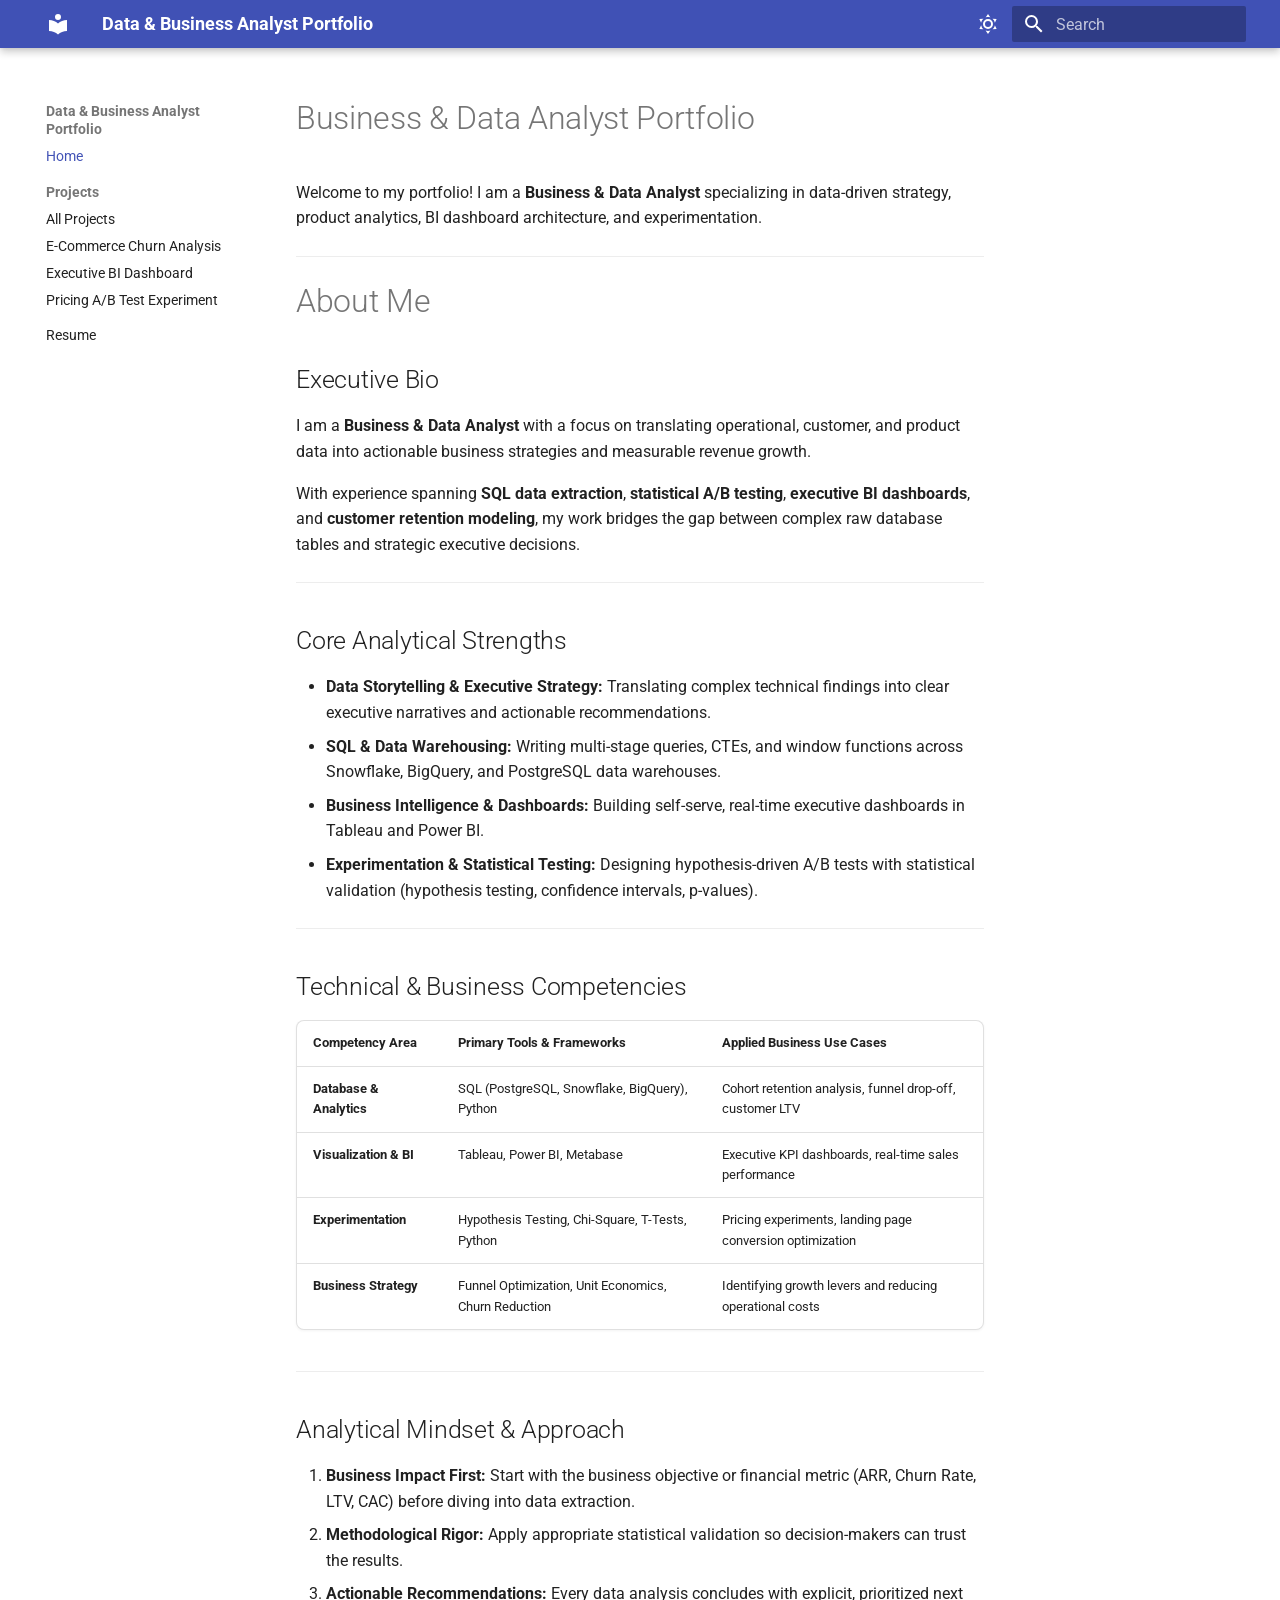
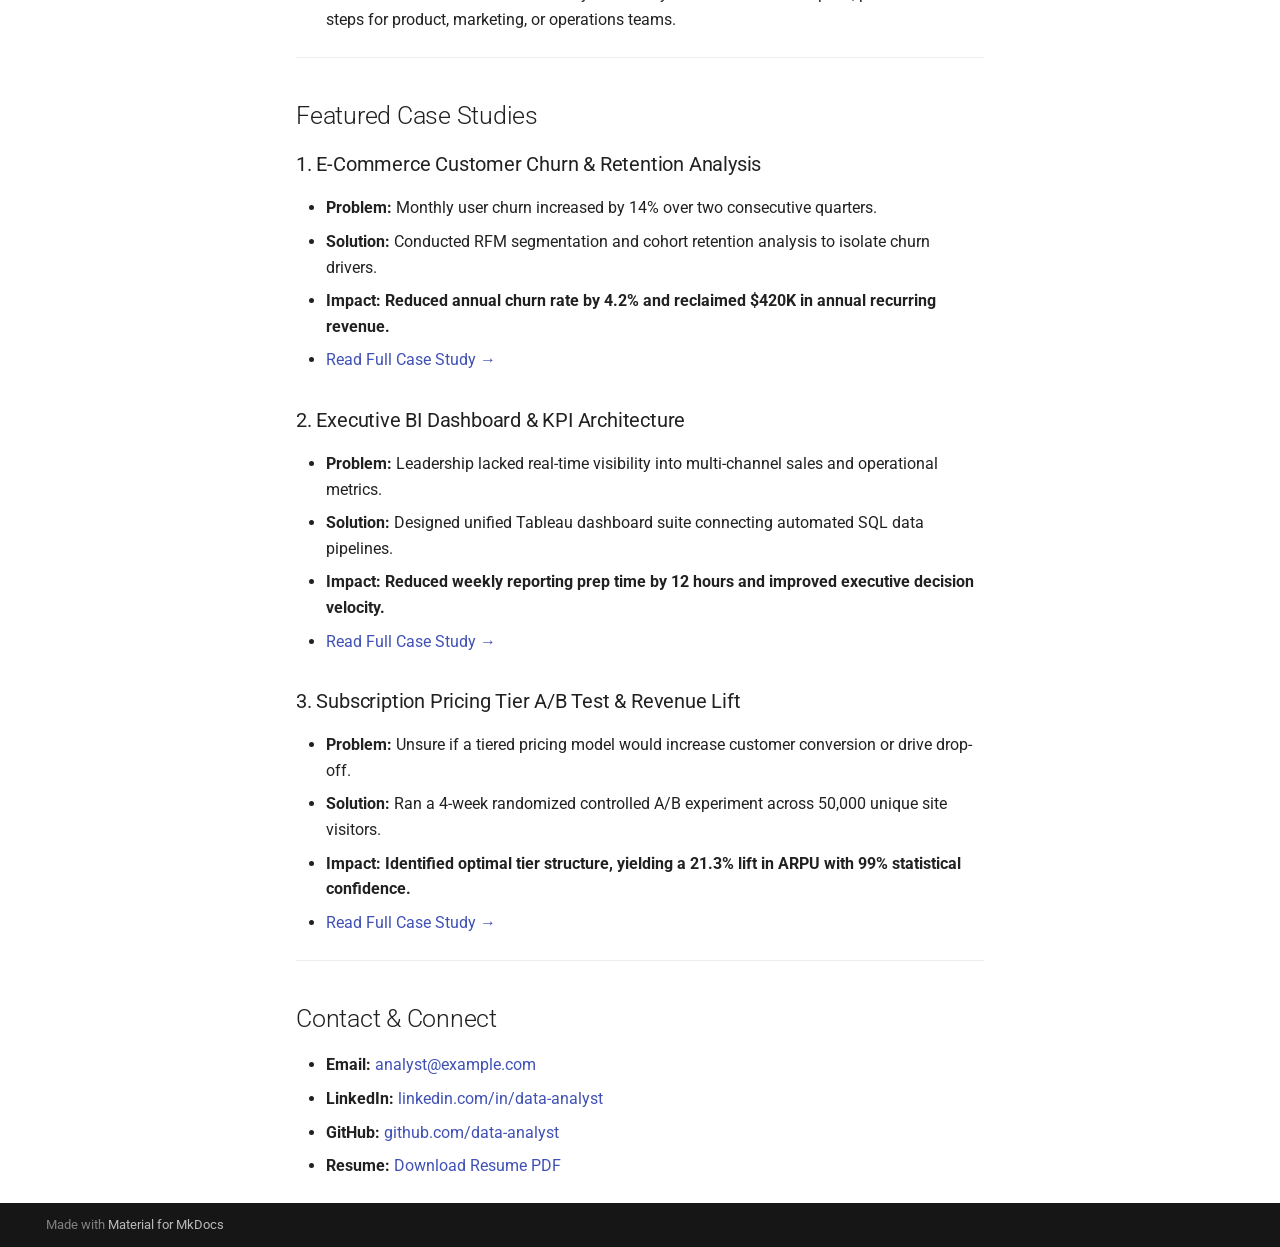
<file: site/index.html>
<!doctype html>
<html lang="en" class="no-js">
  <head>
    
      <meta charset="utf-8">
      <meta name="viewport" content="width=device-width,initial-scale=1">
      
        <meta name="description" content="Portfolio showcasing data-driven business impact, analytics case studies, BI dashboards, and experimentation stories.">
      
      
        <meta name="author" content="Data Analyst">
      
      
      
      
        <link rel="next" href="projects/">
      
      
        
      
      
      <link rel="icon" href="assets/images/favicon.png">
      <meta name="generator" content="mkdocs-1.6.1, mkdocs-material-9.7.7">
    
    
      
        <title>Data & Business Analyst Portfolio</title>
      
    
    
      <link rel="stylesheet" href="assets/stylesheets/main.ec1eaa64.min.css">
      
        
        <link rel="stylesheet" href="assets/stylesheets/palette.ab4e12ef.min.css">
      
      


    
    
      
    
    
      
        
        
        <link rel="preconnect" href="https://fonts.gstatic.com" crossorigin>
        <link rel="stylesheet" href="https://fonts.googleapis.com/css?family=Roboto:300,300i,400,400i,700,700i%7CRoboto+Mono:400,400i,700,700i&display=fallback">
        <style>:root{--md-text-font:"Roboto";--md-code-font:"Roboto Mono"}</style>
      
    
    
      <link rel="stylesheet" href="stylesheets/extra.css">
    
    <script>__md_scope=new URL(".",location),__md_hash=e=>[...e].reduce(((e,_)=>(e<<5)-e+_.charCodeAt(0)),0),__md_get=(e,_=localStorage,t=__md_scope)=>JSON.parse(_.getItem(t.pathname+"."+e)),__md_set=(e,_,t=localStorage,a=__md_scope)=>{try{t.setItem(a.pathname+"."+e,JSON.stringify(_))}catch(e){}}</script>
    
      

    
    
  </head>
  
  
    
    
      
    
    
    
    
    <body dir="ltr" data-md-color-scheme="default" data-md-color-primary="indigo" data-md-color-accent="teal">
  
    
    <input class="md-toggle" data-md-toggle="drawer" type="checkbox" id="__drawer" autocomplete="off">
    <input class="md-toggle" data-md-toggle="search" type="checkbox" id="__search" autocomplete="off">
    <label class="md-overlay" for="__drawer"></label>
    <div data-md-component="skip">
      
        
        <a href="#business-data-analyst-portfolio" class="md-skip">
          Skip to content
        </a>
      
    </div>
    <div data-md-component="announce">
      
    </div>
    
    
      

  

<header class="md-header md-header--shadow" data-md-component="header">
  <nav class="md-header__inner md-grid" aria-label="Header">
    <a href="." title="Data &amp; Business Analyst Portfolio" class="md-header__button md-logo" aria-label="Data & Business Analyst Portfolio" data-md-component="logo">
      
  
  <svg xmlns="http://www.w3.org/2000/svg" viewBox="0 0 24 24"><path d="M12 8a3 3 0 0 0 3-3 3 3 0 0 0-3-3 3 3 0 0 0-3 3 3 3 0 0 0 3 3m0 3.54C9.64 9.35 6.5 8 3 8v11c3.5 0 6.64 1.35 9 3.54 2.36-2.19 5.5-3.54 9-3.54V8c-3.5 0-6.64 1.35-9 3.54"/></svg>

    </a>
    <label class="md-header__button md-icon" for="__drawer">
      
      <svg xmlns="http://www.w3.org/2000/svg" viewBox="0 0 24 24"><path d="M3 6h18v2H3zm0 5h18v2H3zm0 5h18v2H3z"/></svg>
    </label>
    <div class="md-header__title" data-md-component="header-title">
      <div class="md-header__ellipsis">
        <div class="md-header__topic">
          <span class="md-ellipsis">
            Data & Business Analyst Portfolio
          </span>
        </div>
        <div class="md-header__topic" data-md-component="header-topic">
          <span class="md-ellipsis">
            
              Home
            
          </span>
        </div>
      </div>
    </div>
    
      
        <form class="md-header__option" data-md-component="palette">
  
    
    
    
    <input class="md-option" data-md-color-media="" data-md-color-scheme="default" data-md-color-primary="indigo" data-md-color-accent="teal"  aria-label="Switch to dark mode"  type="radio" name="__palette" id="__palette_0">
    
      <label class="md-header__button md-icon" title="Switch to dark mode" for="__palette_1" hidden>
        <svg xmlns="http://www.w3.org/2000/svg" viewBox="0 0 24 24"><path d="M12 7a5 5 0 0 1 5 5 5 5 0 0 1-5 5 5 5 0 0 1-5-5 5 5 0 0 1 5-5m0 2a3 3 0 0 0-3 3 3 3 0 0 0 3 3 3 3 0 0 0 3-3 3 3 0 0 0-3-3m0-7 2.39 3.42C13.65 5.15 12.84 5 12 5s-1.65.15-2.39.42zM3.34 7l4.16-.35A7.2 7.2 0 0 0 5.94 8.5c-.44.74-.69 1.5-.83 2.29zm.02 10 1.76-3.77a7.131 7.131 0 0 0 2.38 4.14zM20.65 7l-1.77 3.79a7.02 7.02 0 0 0-2.38-4.15zm-.01 10-4.14.36c.59-.51 1.12-1.14 1.54-1.86.42-.73.69-1.5.83-2.29zM12 22l-2.41-3.44c.74.27 1.55.44 2.41.44.82 0 1.63-.17 2.37-.44z"/></svg>
      </label>
    
  
    
    
    
    <input class="md-option" data-md-color-media="" data-md-color-scheme="slate" data-md-color-primary="indigo" data-md-color-accent="teal"  aria-label="Switch to light mode"  type="radio" name="__palette" id="__palette_1">
    
      <label class="md-header__button md-icon" title="Switch to light mode" for="__palette_0" hidden>
        <svg xmlns="http://www.w3.org/2000/svg" viewBox="0 0 24 24"><path d="m17.75 4.09-2.53 1.94.91 3.06-2.63-1.81-2.63 1.81.91-3.06-2.53-1.94L12.44 4l1.06-3 1.06 3zm3.5 6.91-1.64 1.25.59 1.98-1.7-1.17-1.7 1.17.59-1.98L15.75 11l2.06-.05L18.5 9l.69 1.95zm-2.28 4.95c.83-.08 1.72 1.1 1.19 1.85-.32.45-.66.87-1.08 1.27C15.17 23 8.84 23 4.94 19.07c-3.91-3.9-3.91-10.24 0-14.14.4-.4.82-.76 1.27-1.08.75-.53 1.93.36 1.85 1.19-.27 2.86.69 5.83 2.89 8.02a9.96 9.96 0 0 0 8.02 2.89m-1.64 2.02a12.08 12.08 0 0 1-7.8-3.47c-2.17-2.19-3.33-5-3.49-7.82-2.81 3.14-2.7 7.96.31 10.98 3.02 3.01 7.84 3.12 10.98.31"/></svg>
      </label>
    
  
</form>
      
    
    
      <script>var palette=__md_get("__palette");if(palette&&palette.color){if("(prefers-color-scheme)"===palette.color.media){var media=matchMedia("(prefers-color-scheme: light)"),input=document.querySelector(media.matches?"[data-md-color-media='(prefers-color-scheme: light)']":"[data-md-color-media='(prefers-color-scheme: dark)']");palette.color.media=input.getAttribute("data-md-color-media"),palette.color.scheme=input.getAttribute("data-md-color-scheme"),palette.color.primary=input.getAttribute("data-md-color-primary"),palette.color.accent=input.getAttribute("data-md-color-accent")}for(var[key,value]of Object.entries(palette.color))document.body.setAttribute("data-md-color-"+key,value)}</script>
    
    
    
      
      
        <label class="md-header__button md-icon" for="__search">
          
          <svg xmlns="http://www.w3.org/2000/svg" viewBox="0 0 24 24"><path d="M9.5 3A6.5 6.5 0 0 1 16 9.5c0 1.61-.59 3.09-1.56 4.23l.27.27h.79l5 5-1.5 1.5-5-5v-.79l-.27-.27A6.52 6.52 0 0 1 9.5 16 6.5 6.5 0 0 1 3 9.5 6.5 6.5 0 0 1 9.5 3m0 2C7 5 5 7 5 9.5S7 14 9.5 14 14 12 14 9.5 12 5 9.5 5"/></svg>
        </label>
        <div class="md-search" data-md-component="search" role="dialog">
  <label class="md-search__overlay" for="__search"></label>
  <div class="md-search__inner" role="search">
    <form class="md-search__form" name="search">
      <input type="text" class="md-search__input" name="query" aria-label="Search" placeholder="Search" autocapitalize="off" autocorrect="off" autocomplete="off" spellcheck="false" data-md-component="search-query" required>
      <label class="md-search__icon md-icon" for="__search">
        
        <svg xmlns="http://www.w3.org/2000/svg" viewBox="0 0 24 24"><path d="M9.5 3A6.5 6.5 0 0 1 16 9.5c0 1.61-.59 3.09-1.56 4.23l.27.27h.79l5 5-1.5 1.5-5-5v-.79l-.27-.27A6.52 6.52 0 0 1 9.5 16 6.5 6.5 0 0 1 3 9.5 6.5 6.5 0 0 1 9.5 3m0 2C7 5 5 7 5 9.5S7 14 9.5 14 14 12 14 9.5 12 5 9.5 5"/></svg>
        
        <svg xmlns="http://www.w3.org/2000/svg" viewBox="0 0 24 24"><path d="M20 11v2H8l5.5 5.5-1.42 1.42L4.16 12l7.92-7.92L13.5 5.5 8 11z"/></svg>
      </label>
      <nav class="md-search__options" aria-label="Search">
        
        <button type="reset" class="md-search__icon md-icon" title="Clear" aria-label="Clear" tabindex="-1">
          
          <svg xmlns="http://www.w3.org/2000/svg" viewBox="0 0 24 24"><path d="M19 6.41 17.59 5 12 10.59 6.41 5 5 6.41 10.59 12 5 17.59 6.41 19 12 13.41 17.59 19 19 17.59 13.41 12z"/></svg>
        </button>
      </nav>
      
        <div class="md-search__suggest" data-md-component="search-suggest"></div>
      
    </form>
    <div class="md-search__output">
      <div class="md-search__scrollwrap" tabindex="0" data-md-scrollfix>
        <div class="md-search-result" data-md-component="search-result">
          <div class="md-search-result__meta">
            Initializing search
          </div>
          <ol class="md-search-result__list" role="presentation"></ol>
        </div>
      </div>
    </div>
  </div>
</div>
      
    
    
  </nav>
  
</header>
    
    <div class="md-container" data-md-component="container">
      
      
        
          
        
      
      <main class="md-main" data-md-component="main">
        <div class="md-main__inner md-grid">
          
            
              
              <div class="md-sidebar md-sidebar--primary" data-md-component="sidebar" data-md-type="navigation" >
                <div class="md-sidebar__scrollwrap">
                  <div class="md-sidebar__inner">
                    



<nav class="md-nav md-nav--primary" aria-label="Navigation" data-md-level="0">
  <label class="md-nav__title" for="__drawer">
    <a href="." title="Data &amp; Business Analyst Portfolio" class="md-nav__button md-logo" aria-label="Data & Business Analyst Portfolio" data-md-component="logo">
      
  
  <svg xmlns="http://www.w3.org/2000/svg" viewBox="0 0 24 24"><path d="M12 8a3 3 0 0 0 3-3 3 3 0 0 0-3-3 3 3 0 0 0-3 3 3 3 0 0 0 3 3m0 3.54C9.64 9.35 6.5 8 3 8v11c3.5 0 6.64 1.35 9 3.54 2.36-2.19 5.5-3.54 9-3.54V8c-3.5 0-6.64 1.35-9 3.54"/></svg>

    </a>
    Data & Business Analyst Portfolio
  </label>
  
  <ul class="md-nav__list" data-md-scrollfix>
    
      
      
  
  
    
  
  
  
    <li class="md-nav__item md-nav__item--active">
      
      <input class="md-nav__toggle md-toggle" type="checkbox" id="__toc">
      
      
        
      
      
      <a href="." class="md-nav__link md-nav__link--active">
        
  
  
  <span class="md-ellipsis">
    
  
    Home
  

    
  </span>
  
  

      </a>
      
    </li>
  

    
      
      
  
  
  
  
    
    
    
    
      
        
        
      
    
    
    <li class="md-nav__item md-nav__item--section md-nav__item--nested">
      
        
        
          
        
        <input class="md-nav__toggle md-toggle md-toggle--indeterminate" type="checkbox" id="__nav_2" >
        
          
          <label class="md-nav__link" for="__nav_2" id="__nav_2_label" tabindex="">
            
  
  
  <span class="md-ellipsis">
    
  
    Projects
  

    
  </span>
  
  

            <span class="md-nav__icon md-icon"></span>
          </label>
        
        <nav class="md-nav" data-md-level="1" aria-labelledby="__nav_2_label" aria-expanded="false">
          <label class="md-nav__title" for="__nav_2">
            <span class="md-nav__icon md-icon"></span>
            
  
    Projects
  

          </label>
          <ul class="md-nav__list" data-md-scrollfix>
            
              
                
  
  
  
  
    <li class="md-nav__item">
      <a href="projects/" class="md-nav__link">
        
  
  
  <span class="md-ellipsis">
    
  
    All Projects
  

    
  </span>
  
  

      </a>
    </li>
  

              
            
              
                
  
  
  
  
    <li class="md-nav__item">
      <a href="projects/ecommerce-churn/" class="md-nav__link">
        
  
  
  <span class="md-ellipsis">
    
  
    E-Commerce Churn Analysis
  

    
  </span>
  
  

      </a>
    </li>
  

              
            
              
                
  
  
  
  
    <li class="md-nav__item">
      <a href="projects/executive-bi/" class="md-nav__link">
        
  
  
  <span class="md-ellipsis">
    
  
    Executive BI Dashboard
  

    
  </span>
  
  

      </a>
    </li>
  

              
            
              
                
  
  
  
  
    <li class="md-nav__item">
      <a href="projects/pricing-ab-test/" class="md-nav__link">
        
  
  
  <span class="md-ellipsis">
    
  
    Pricing A/B Test Experiment
  

    
  </span>
  
  

      </a>
    </li>
  

              
            
          </ul>
        </nav>
      
    </li>
  

    
      
      
  
  
  
  
    <li class="md-nav__item">
      <a href="resume/" class="md-nav__link">
        
  
  
  <span class="md-ellipsis">
    
  
    Resume
  

    
  </span>
  
  

      </a>
    </li>
  

    
  </ul>
</nav>
                  </div>
                </div>
              </div>
            
            
              
              <div class="md-sidebar md-sidebar--secondary" data-md-component="sidebar" data-md-type="toc" >
                <div class="md-sidebar__scrollwrap">
                  <div class="md-sidebar__inner">
                    

<nav class="md-nav md-nav--secondary" aria-label="Table of contents">
  
  
  
    
  
  
</nav>
                  </div>
                </div>
              </div>
            
          
          
            <div class="md-content" data-md-component="content">
              
              <article class="md-content__inner md-typeset">
                
                  



<h1 id="business-data-analyst-portfolio">Business &amp; Data Analyst Portfolio</h1>
<p>Welcome to my portfolio! I am a <strong>Business &amp; Data Analyst</strong> specializing in data-driven strategy, product analytics, BI dashboard architecture, and experimentation.</p>
<hr />
<h1 id="about-me">About Me</h1>
<h2 id="executive-bio">Executive Bio</h2>
<p>I am a <strong>Business &amp; Data Analyst</strong> with a focus on translating operational, customer, and product data into actionable business strategies and measurable revenue growth.</p>
<p>With experience spanning <strong>SQL data extraction</strong>, <strong>statistical A/B testing</strong>, <strong>executive BI dashboards</strong>, and <strong>customer retention modeling</strong>, my work bridges the gap between complex raw database tables and strategic executive decisions.</p>
<hr />
<h2 id="core-analytical-strengths">Core Analytical Strengths</h2>
<ul>
<li><strong>Data Storytelling &amp; Executive Strategy:</strong> Translating complex technical findings into clear executive narratives and actionable recommendations.</li>
<li><strong>SQL &amp; Data Warehousing:</strong> Writing multi-stage queries, CTEs, and window functions across Snowflake, BigQuery, and PostgreSQL data warehouses.</li>
<li><strong>Business Intelligence &amp; Dashboards:</strong> Building self-serve, real-time executive dashboards in Tableau and Power BI.</li>
<li><strong>Experimentation &amp; Statistical Testing:</strong> Designing hypothesis-driven A/B tests with statistical validation (hypothesis testing, confidence intervals, p-values).</li>
</ul>
<hr />
<h2 id="technical-business-competencies">Technical &amp; Business Competencies</h2>
<table>
<thead>
<tr>
<th style="text-align: left;">Competency Area</th>
<th style="text-align: left;">Primary Tools &amp; Frameworks</th>
<th style="text-align: left;">Applied Business Use Cases</th>
</tr>
</thead>
<tbody>
<tr>
<td style="text-align: left;"><strong>Database &amp; Analytics</strong></td>
<td style="text-align: left;">SQL (PostgreSQL, Snowflake, BigQuery), Python</td>
<td style="text-align: left;">Cohort retention analysis, funnel drop-off, customer LTV</td>
</tr>
<tr>
<td style="text-align: left;"><strong>Visualization &amp; BI</strong></td>
<td style="text-align: left;">Tableau, Power BI, Metabase</td>
<td style="text-align: left;">Executive KPI dashboards, real-time sales performance</td>
</tr>
<tr>
<td style="text-align: left;"><strong>Experimentation</strong></td>
<td style="text-align: left;">Hypothesis Testing, Chi-Square, T-Tests, Python</td>
<td style="text-align: left;">Pricing experiments, landing page conversion optimization</td>
</tr>
<tr>
<td style="text-align: left;"><strong>Business Strategy</strong></td>
<td style="text-align: left;">Funnel Optimization, Unit Economics, Churn Reduction</td>
<td style="text-align: left;">Identifying growth levers and reducing operational costs</td>
</tr>
</tbody>
</table>
<hr />
<h2 id="analytical-mindset-approach">Analytical Mindset &amp; Approach</h2>
<ol>
<li><strong>Business Impact First:</strong> Start with the business objective or financial metric (ARR, Churn Rate, LTV, CAC) before diving into data extraction.</li>
<li><strong>Methodological Rigor:</strong> Apply appropriate statistical validation so decision-makers can trust the results.</li>
<li><strong>Actionable Recommendations:</strong> Every data analysis concludes with explicit, prioritized next steps for product, marketing, or operations teams.</li>
</ol>
<hr />
<h2 id="featured-case-studies">Featured Case Studies</h2>
<h3 id="1-e-commerce-customer-churn-retention-analysis">1. E-Commerce Customer Churn &amp; Retention Analysis</h3>
<ul>
<li><strong>Problem:</strong> Monthly user churn increased by 14% over two consecutive quarters.</li>
<li><strong>Solution:</strong> Conducted RFM segmentation and cohort retention analysis to isolate churn drivers.</li>
<li><strong>Impact:</strong> <strong>Reduced annual churn rate by 4.2% and reclaimed $420K in annual recurring revenue.</strong></li>
<li><a href="projects/ecommerce-churn/">Read Full Case Study →</a></li>
</ul>
<h3 id="2-executive-bi-dashboard-kpi-architecture">2. Executive BI Dashboard &amp; KPI Architecture</h3>
<ul>
<li><strong>Problem:</strong> Leadership lacked real-time visibility into multi-channel sales and operational metrics.</li>
<li><strong>Solution:</strong> Designed unified Tableau dashboard suite connecting automated SQL data pipelines.</li>
<li><strong>Impact:</strong> <strong>Reduced weekly reporting prep time by 12 hours and improved executive decision velocity.</strong></li>
<li><a href="projects/executive-bi/">Read Full Case Study →</a></li>
</ul>
<h3 id="3-subscription-pricing-tier-ab-test-revenue-lift">3. Subscription Pricing Tier A/B Test &amp; Revenue Lift</h3>
<ul>
<li><strong>Problem:</strong> Unsure if a tiered pricing model would increase customer conversion or drive drop-off.</li>
<li><strong>Solution:</strong> Ran a 4-week randomized controlled A/B experiment across 50,000 unique site visitors.</li>
<li><strong>Impact:</strong> <strong>Identified optimal tier structure, yielding a 21.3% lift in ARPU with 99% statistical confidence.</strong></li>
<li><a href="projects/pricing-ab-test/">Read Full Case Study →</a></li>
</ul>
<hr />
<h2 id="contact-connect">Contact &amp; Connect</h2>
<ul>
<li><strong>Email:</strong> <a href="mailto:analyst@example.com">analyst@example.com</a></li>
<li><strong>LinkedIn:</strong> <a href="https://linkedin.com">linkedin.com/in/data-analyst</a></li>
<li><strong>GitHub:</strong> <a href="https://github.com">github.com/data-analyst</a></li>
<li><strong>Resume:</strong> <a href="resume/">Download Resume PDF</a></li>
</ul>












                
              </article>
            </div>
          
          
<script>var target=document.getElementById(location.hash.slice(1));target&&target.name&&(target.checked=target.name.startsWith("__tabbed_"))</script>
        </div>
        
          <button type="button" class="md-top md-icon" data-md-component="top" hidden>
  
  <svg xmlns="http://www.w3.org/2000/svg" viewBox="0 0 24 24"><path d="M13 20h-2V8l-5.5 5.5-1.42-1.42L12 4.16l7.92 7.92-1.42 1.42L13 8z"/></svg>
  Back to top
</button>
        
      </main>
      
        <footer class="md-footer">
  
  <div class="md-footer-meta md-typeset">
    <div class="md-footer-meta__inner md-grid">
      <div class="md-copyright">
  
  
    Made with
    <a href="https://squidfunk.github.io/mkdocs-material/" target="_blank" rel="noopener">
      Material for MkDocs
    </a>
  
</div>
      
    </div>
  </div>
</footer>
      
    </div>
    <div class="md-dialog" data-md-component="dialog">
      <div class="md-dialog__inner md-typeset"></div>
    </div>
    
    
    
      
      
      <script id="__config" type="application/json">{"annotate": null, "base": ".", "features": ["navigation.instant", "navigation.tracking", "navigation.sections", "navigation.expand", "navigation.top", "search.suggest", "search.highlight", "content.code.copy"], "search": "assets/javascripts/workers/search.2c215733.min.js", "tags": null, "translations": {"clipboard.copied": "Copied to clipboard", "clipboard.copy": "Copy to clipboard", "search.result.more.one": "1 more on this page", "search.result.more.other": "# more on this page", "search.result.none": "No matching documents", "search.result.one": "1 matching document", "search.result.other": "# matching documents", "search.result.placeholder": "Type to start searching", "search.result.term.missing": "Missing", "select.version": "Select version"}, "version": null}</script>
    
    
      <script src="assets/javascripts/bundle.d7400e89.min.js"></script>
      
    
  </body>
</html>
</file>
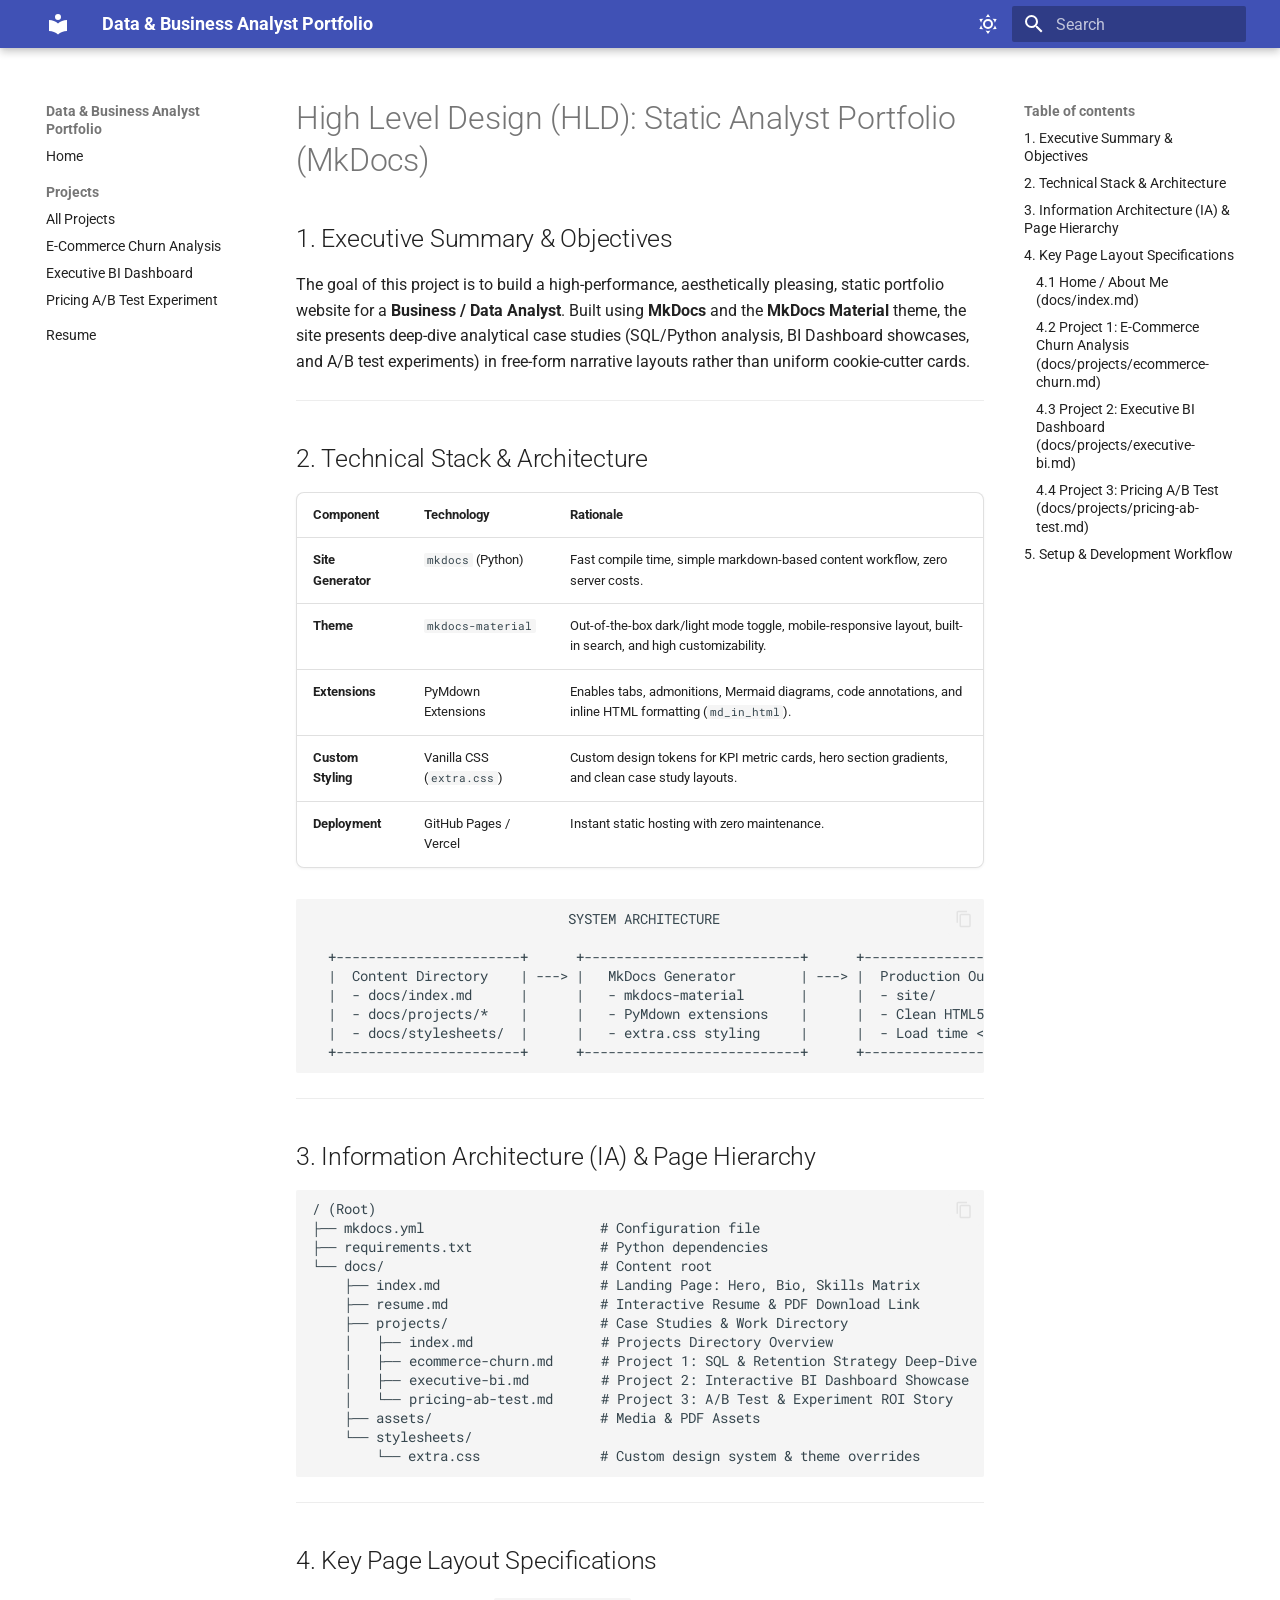
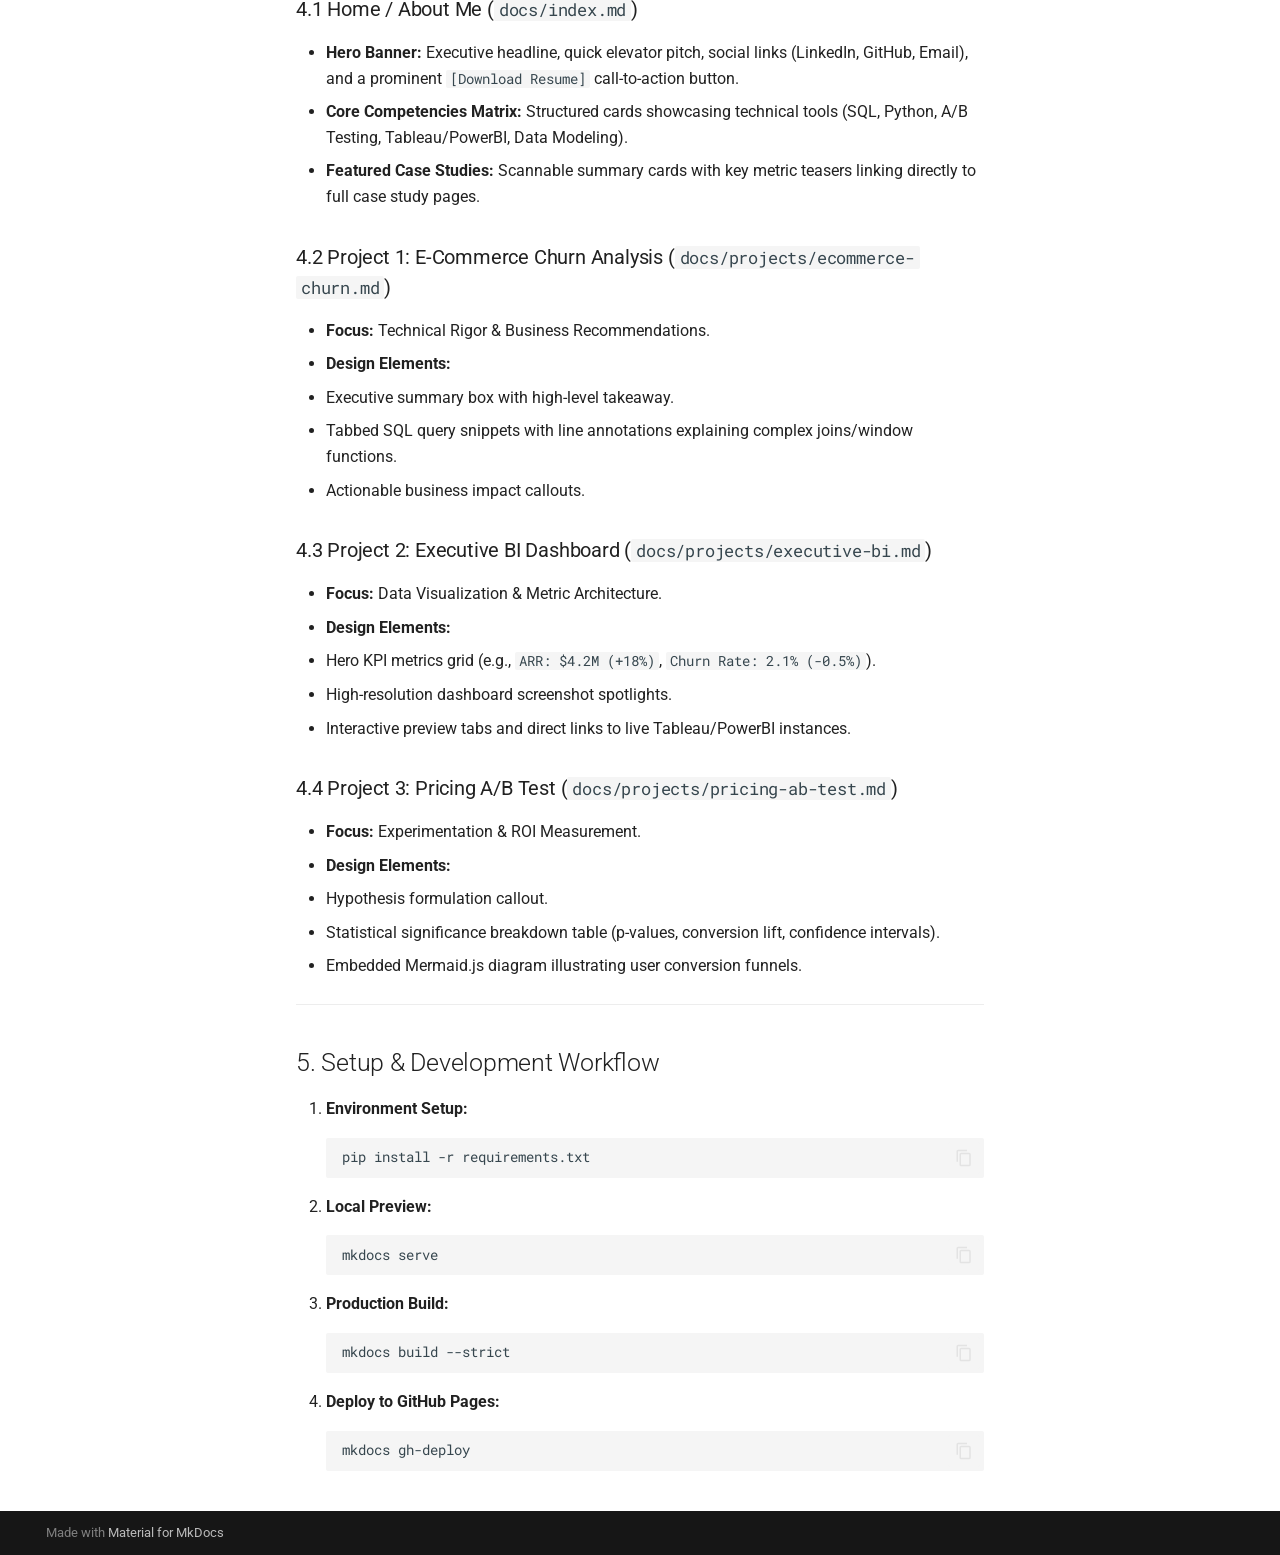
<file: hld/static-analyst-portfolio-hld/index.html>
<!doctype html>
<html lang="en" class="no-js">
  <head>
    
      <meta charset="utf-8">
      <meta name="viewport" content="width=device-width,initial-scale=1">
      
        <meta name="description" content="Portfolio showcasing data-driven business impact, analytics case studies, BI dashboards, and experimentation stories.">
      
      
        <meta name="author" content="Data Analyst">
      
      
      
      
      
        
      
      
      <link rel="icon" href="../../assets/images/favicon.png">
      <meta name="generator" content="mkdocs-1.6.1, mkdocs-material-9.7.7">
    
    
      
        <title>High Level Design (HLD): Static Analyst Portfolio (MkDocs) - Data & Business Analyst Portfolio</title>
      
    
    
      <link rel="stylesheet" href="../../assets/stylesheets/main.ec1eaa64.min.css">
      
        
        <link rel="stylesheet" href="../../assets/stylesheets/palette.ab4e12ef.min.css">
      
      


    
    
      
    
    
      
        
        
        <link rel="preconnect" href="https://fonts.gstatic.com" crossorigin>
        <link rel="stylesheet" href="https://fonts.googleapis.com/css?family=Roboto:300,300i,400,400i,700,700i%7CRoboto+Mono:400,400i,700,700i&display=fallback">
        <style>:root{--md-text-font:"Roboto";--md-code-font:"Roboto Mono"}</style>
      
    
    
      <link rel="stylesheet" href="../../stylesheets/extra.css">
    
    <script>__md_scope=new URL("../..",location),__md_hash=e=>[...e].reduce(((e,_)=>(e<<5)-e+_.charCodeAt(0)),0),__md_get=(e,_=localStorage,t=__md_scope)=>JSON.parse(_.getItem(t.pathname+"."+e)),__md_set=(e,_,t=localStorage,a=__md_scope)=>{try{t.setItem(a.pathname+"."+e,JSON.stringify(_))}catch(e){}}</script>
    
      

    
    
  </head>
  
  
    
    
      
    
    
    
    
    <body dir="ltr" data-md-color-scheme="default" data-md-color-primary="indigo" data-md-color-accent="teal">
  
    
    <input class="md-toggle" data-md-toggle="drawer" type="checkbox" id="__drawer" autocomplete="off">
    <input class="md-toggle" data-md-toggle="search" type="checkbox" id="__search" autocomplete="off">
    <label class="md-overlay" for="__drawer"></label>
    <div data-md-component="skip">
      
        
        <a href="#high-level-design-hld-static-analyst-portfolio-mkdocs" class="md-skip">
          Skip to content
        </a>
      
    </div>
    <div data-md-component="announce">
      
    </div>
    
    
      

  

<header class="md-header md-header--shadow" data-md-component="header">
  <nav class="md-header__inner md-grid" aria-label="Header">
    <a href="../.." title="Data &amp; Business Analyst Portfolio" class="md-header__button md-logo" aria-label="Data & Business Analyst Portfolio" data-md-component="logo">
      
  
  <svg xmlns="http://www.w3.org/2000/svg" viewBox="0 0 24 24"><path d="M12 8a3 3 0 0 0 3-3 3 3 0 0 0-3-3 3 3 0 0 0-3 3 3 3 0 0 0 3 3m0 3.54C9.64 9.35 6.5 8 3 8v11c3.5 0 6.64 1.35 9 3.54 2.36-2.19 5.5-3.54 9-3.54V8c-3.5 0-6.64 1.35-9 3.54"/></svg>

    </a>
    <label class="md-header__button md-icon" for="__drawer">
      
      <svg xmlns="http://www.w3.org/2000/svg" viewBox="0 0 24 24"><path d="M3 6h18v2H3zm0 5h18v2H3zm0 5h18v2H3z"/></svg>
    </label>
    <div class="md-header__title" data-md-component="header-title">
      <div class="md-header__ellipsis">
        <div class="md-header__topic">
          <span class="md-ellipsis">
            Data & Business Analyst Portfolio
          </span>
        </div>
        <div class="md-header__topic" data-md-component="header-topic">
          <span class="md-ellipsis">
            
              High Level Design (HLD): Static Analyst Portfolio (MkDocs)
            
          </span>
        </div>
      </div>
    </div>
    
      
        <form class="md-header__option" data-md-component="palette">
  
    
    
    
    <input class="md-option" data-md-color-media="" data-md-color-scheme="default" data-md-color-primary="indigo" data-md-color-accent="teal"  aria-label="Switch to dark mode"  type="radio" name="__palette" id="__palette_0">
    
      <label class="md-header__button md-icon" title="Switch to dark mode" for="__palette_1" hidden>
        <svg xmlns="http://www.w3.org/2000/svg" viewBox="0 0 24 24"><path d="M12 7a5 5 0 0 1 5 5 5 5 0 0 1-5 5 5 5 0 0 1-5-5 5 5 0 0 1 5-5m0 2a3 3 0 0 0-3 3 3 3 0 0 0 3 3 3 3 0 0 0 3-3 3 3 0 0 0-3-3m0-7 2.39 3.42C13.65 5.15 12.84 5 12 5s-1.65.15-2.39.42zM3.34 7l4.16-.35A7.2 7.2 0 0 0 5.94 8.5c-.44.74-.69 1.5-.83 2.29zm.02 10 1.76-3.77a7.131 7.131 0 0 0 2.38 4.14zM20.65 7l-1.77 3.79a7.02 7.02 0 0 0-2.38-4.15zm-.01 10-4.14.36c.59-.51 1.12-1.14 1.54-1.86.42-.73.69-1.5.83-2.29zM12 22l-2.41-3.44c.74.27 1.55.44 2.41.44.82 0 1.63-.17 2.37-.44z"/></svg>
      </label>
    
  
    
    
    
    <input class="md-option" data-md-color-media="" data-md-color-scheme="slate" data-md-color-primary="indigo" data-md-color-accent="teal"  aria-label="Switch to light mode"  type="radio" name="__palette" id="__palette_1">
    
      <label class="md-header__button md-icon" title="Switch to light mode" for="__palette_0" hidden>
        <svg xmlns="http://www.w3.org/2000/svg" viewBox="0 0 24 24"><path d="m17.75 4.09-2.53 1.94.91 3.06-2.63-1.81-2.63 1.81.91-3.06-2.53-1.94L12.44 4l1.06-3 1.06 3zm3.5 6.91-1.64 1.25.59 1.98-1.7-1.17-1.7 1.17.59-1.98L15.75 11l2.06-.05L18.5 9l.69 1.95zm-2.28 4.95c.83-.08 1.72 1.1 1.19 1.85-.32.45-.66.87-1.08 1.27C15.17 23 8.84 23 4.94 19.07c-3.91-3.9-3.91-10.24 0-14.14.4-.4.82-.76 1.27-1.08.75-.53 1.93.36 1.85 1.19-.27 2.86.69 5.83 2.89 8.02a9.96 9.96 0 0 0 8.02 2.89m-1.64 2.02a12.08 12.08 0 0 1-7.8-3.47c-2.17-2.19-3.33-5-3.49-7.82-2.81 3.14-2.7 7.96.31 10.98 3.02 3.01 7.84 3.12 10.98.31"/></svg>
      </label>
    
  
</form>
      
    
    
      <script>var palette=__md_get("__palette");if(palette&&palette.color){if("(prefers-color-scheme)"===palette.color.media){var media=matchMedia("(prefers-color-scheme: light)"),input=document.querySelector(media.matches?"[data-md-color-media='(prefers-color-scheme: light)']":"[data-md-color-media='(prefers-color-scheme: dark)']");palette.color.media=input.getAttribute("data-md-color-media"),palette.color.scheme=input.getAttribute("data-md-color-scheme"),palette.color.primary=input.getAttribute("data-md-color-primary"),palette.color.accent=input.getAttribute("data-md-color-accent")}for(var[key,value]of Object.entries(palette.color))document.body.setAttribute("data-md-color-"+key,value)}</script>
    
    
    
      
      
        <label class="md-header__button md-icon" for="__search">
          
          <svg xmlns="http://www.w3.org/2000/svg" viewBox="0 0 24 24"><path d="M9.5 3A6.5 6.5 0 0 1 16 9.5c0 1.61-.59 3.09-1.56 4.23l.27.27h.79l5 5-1.5 1.5-5-5v-.79l-.27-.27A6.52 6.52 0 0 1 9.5 16 6.5 6.5 0 0 1 3 9.5 6.5 6.5 0 0 1 9.5 3m0 2C7 5 5 7 5 9.5S7 14 9.5 14 14 12 14 9.5 12 5 9.5 5"/></svg>
        </label>
        <div class="md-search" data-md-component="search" role="dialog">
  <label class="md-search__overlay" for="__search"></label>
  <div class="md-search__inner" role="search">
    <form class="md-search__form" name="search">
      <input type="text" class="md-search__input" name="query" aria-label="Search" placeholder="Search" autocapitalize="off" autocorrect="off" autocomplete="off" spellcheck="false" data-md-component="search-query" required>
      <label class="md-search__icon md-icon" for="__search">
        
        <svg xmlns="http://www.w3.org/2000/svg" viewBox="0 0 24 24"><path d="M9.5 3A6.5 6.5 0 0 1 16 9.5c0 1.61-.59 3.09-1.56 4.23l.27.27h.79l5 5-1.5 1.5-5-5v-.79l-.27-.27A6.52 6.52 0 0 1 9.5 16 6.5 6.5 0 0 1 3 9.5 6.5 6.5 0 0 1 9.5 3m0 2C7 5 5 7 5 9.5S7 14 9.5 14 14 12 14 9.5 12 5 9.5 5"/></svg>
        
        <svg xmlns="http://www.w3.org/2000/svg" viewBox="0 0 24 24"><path d="M20 11v2H8l5.5 5.5-1.42 1.42L4.16 12l7.92-7.92L13.5 5.5 8 11z"/></svg>
      </label>
      <nav class="md-search__options" aria-label="Search">
        
        <button type="reset" class="md-search__icon md-icon" title="Clear" aria-label="Clear" tabindex="-1">
          
          <svg xmlns="http://www.w3.org/2000/svg" viewBox="0 0 24 24"><path d="M19 6.41 17.59 5 12 10.59 6.41 5 5 6.41 10.59 12 5 17.59 6.41 19 12 13.41 17.59 19 19 17.59 13.41 12z"/></svg>
        </button>
      </nav>
      
        <div class="md-search__suggest" data-md-component="search-suggest"></div>
      
    </form>
    <div class="md-search__output">
      <div class="md-search__scrollwrap" tabindex="0" data-md-scrollfix>
        <div class="md-search-result" data-md-component="search-result">
          <div class="md-search-result__meta">
            Initializing search
          </div>
          <ol class="md-search-result__list" role="presentation"></ol>
        </div>
      </div>
    </div>
  </div>
</div>
      
    
    
  </nav>
  
</header>
    
    <div class="md-container" data-md-component="container">
      
      
        
          
        
      
      <main class="md-main" data-md-component="main">
        <div class="md-main__inner md-grid">
          
            
              
              <div class="md-sidebar md-sidebar--primary" data-md-component="sidebar" data-md-type="navigation" >
                <div class="md-sidebar__scrollwrap">
                  <div class="md-sidebar__inner">
                    



<nav class="md-nav md-nav--primary" aria-label="Navigation" data-md-level="0">
  <label class="md-nav__title" for="__drawer">
    <a href="../.." title="Data &amp; Business Analyst Portfolio" class="md-nav__button md-logo" aria-label="Data & Business Analyst Portfolio" data-md-component="logo">
      
  
  <svg xmlns="http://www.w3.org/2000/svg" viewBox="0 0 24 24"><path d="M12 8a3 3 0 0 0 3-3 3 3 0 0 0-3-3 3 3 0 0 0-3 3 3 3 0 0 0 3 3m0 3.54C9.64 9.35 6.5 8 3 8v11c3.5 0 6.64 1.35 9 3.54 2.36-2.19 5.5-3.54 9-3.54V8c-3.5 0-6.64 1.35-9 3.54"/></svg>

    </a>
    Data & Business Analyst Portfolio
  </label>
  
  <ul class="md-nav__list" data-md-scrollfix>
    
      
      
  
  
  
  
    <li class="md-nav__item">
      <a href="../.." class="md-nav__link">
        
  
  
  <span class="md-ellipsis">
    
  
    Home
  

    
  </span>
  
  

      </a>
    </li>
  

    
      
      
  
  
  
  
    
    
    
    
      
        
        
      
    
    
    <li class="md-nav__item md-nav__item--section md-nav__item--nested">
      
        
        
          
        
        <input class="md-nav__toggle md-toggle md-toggle--indeterminate" type="checkbox" id="__nav_2" >
        
          
          <label class="md-nav__link" for="__nav_2" id="__nav_2_label" tabindex="">
            
  
  
  <span class="md-ellipsis">
    
  
    Projects
  

    
  </span>
  
  

            <span class="md-nav__icon md-icon"></span>
          </label>
        
        <nav class="md-nav" data-md-level="1" aria-labelledby="__nav_2_label" aria-expanded="false">
          <label class="md-nav__title" for="__nav_2">
            <span class="md-nav__icon md-icon"></span>
            
  
    Projects
  

          </label>
          <ul class="md-nav__list" data-md-scrollfix>
            
              
                
  
  
  
  
    <li class="md-nav__item">
      <a href="../../projects/" class="md-nav__link">
        
  
  
  <span class="md-ellipsis">
    
  
    All Projects
  

    
  </span>
  
  

      </a>
    </li>
  

              
            
              
                
  
  
  
  
    <li class="md-nav__item">
      <a href="../../projects/ecommerce-churn/" class="md-nav__link">
        
  
  
  <span class="md-ellipsis">
    
  
    E-Commerce Churn Analysis
  

    
  </span>
  
  

      </a>
    </li>
  

              
            
              
                
  
  
  
  
    <li class="md-nav__item">
      <a href="../../projects/executive-bi/" class="md-nav__link">
        
  
  
  <span class="md-ellipsis">
    
  
    Executive BI Dashboard
  

    
  </span>
  
  

      </a>
    </li>
  

              
            
              
                
  
  
  
  
    <li class="md-nav__item">
      <a href="../../projects/pricing-ab-test/" class="md-nav__link">
        
  
  
  <span class="md-ellipsis">
    
  
    Pricing A/B Test Experiment
  

    
  </span>
  
  

      </a>
    </li>
  

              
            
          </ul>
        </nav>
      
    </li>
  

    
      
      
  
  
  
  
    <li class="md-nav__item">
      <a href="../../resume/" class="md-nav__link">
        
  
  
  <span class="md-ellipsis">
    
  
    Resume
  

    
  </span>
  
  

      </a>
    </li>
  

    
  </ul>
</nav>
                  </div>
                </div>
              </div>
            
            
              
              <div class="md-sidebar md-sidebar--secondary" data-md-component="sidebar" data-md-type="toc" >
                <div class="md-sidebar__scrollwrap">
                  <div class="md-sidebar__inner">
                    

<nav class="md-nav md-nav--secondary" aria-label="Table of contents">
  
  
  
    
  
  
    <label class="md-nav__title" for="__toc">
      <span class="md-nav__icon md-icon"></span>
      Table of contents
    </label>
    <ul class="md-nav__list" data-md-component="toc" data-md-scrollfix>
      
        <li class="md-nav__item">
  <a href="#1-executive-summary-objectives" class="md-nav__link">
    <span class="md-ellipsis">
      
        1. Executive Summary &amp; Objectives
      
    </span>
  </a>
  
</li>
      
        <li class="md-nav__item">
  <a href="#2-technical-stack-architecture" class="md-nav__link">
    <span class="md-ellipsis">
      
        2. Technical Stack &amp; Architecture
      
    </span>
  </a>
  
</li>
      
        <li class="md-nav__item">
  <a href="#3-information-architecture-ia-page-hierarchy" class="md-nav__link">
    <span class="md-ellipsis">
      
        3. Information Architecture (IA) &amp; Page Hierarchy
      
    </span>
  </a>
  
</li>
      
        <li class="md-nav__item">
  <a href="#4-key-page-layout-specifications" class="md-nav__link">
    <span class="md-ellipsis">
      
        4. Key Page Layout Specifications
      
    </span>
  </a>
  
    <nav class="md-nav" aria-label="4. Key Page Layout Specifications">
      <ul class="md-nav__list">
        
          <li class="md-nav__item">
  <a href="#41-home-about-me-docsindexmd" class="md-nav__link">
    <span class="md-ellipsis">
      
        4.1 Home / About Me (docs/index.md)
      
    </span>
  </a>
  
</li>
        
          <li class="md-nav__item">
  <a href="#42-project-1-e-commerce-churn-analysis-docsprojectsecommerce-churnmd" class="md-nav__link">
    <span class="md-ellipsis">
      
        4.2 Project 1: E-Commerce Churn Analysis (docs/projects/ecommerce-churn.md)
      
    </span>
  </a>
  
</li>
        
          <li class="md-nav__item">
  <a href="#43-project-2-executive-bi-dashboard-docsprojectsexecutive-bimd" class="md-nav__link">
    <span class="md-ellipsis">
      
        4.3 Project 2: Executive BI Dashboard (docs/projects/executive-bi.md)
      
    </span>
  </a>
  
</li>
        
          <li class="md-nav__item">
  <a href="#44-project-3-pricing-ab-test-docsprojectspricing-ab-testmd" class="md-nav__link">
    <span class="md-ellipsis">
      
        4.4 Project 3: Pricing A/B Test (docs/projects/pricing-ab-test.md)
      
    </span>
  </a>
  
</li>
        
      </ul>
    </nav>
  
</li>
      
        <li class="md-nav__item">
  <a href="#5-setup-development-workflow" class="md-nav__link">
    <span class="md-ellipsis">
      
        5. Setup &amp; Development Workflow
      
    </span>
  </a>
  
</li>
      
    </ul>
  
</nav>
                  </div>
                </div>
              </div>
            
          
          
            <div class="md-content" data-md-component="content">
              
              <article class="md-content__inner md-typeset">
                
                  



<h1 id="high-level-design-hld-static-analyst-portfolio-mkdocs">High Level Design (HLD): Static Analyst Portfolio (MkDocs)</h1>
<h2 id="1-executive-summary-objectives">1. Executive Summary &amp; Objectives</h2>
<p>The goal of this project is to build a high-performance, aesthetically pleasing, static portfolio website for a <strong>Business / Data Analyst</strong>. 
Built using <strong>MkDocs</strong> and the <strong>MkDocs Material</strong> theme, the site presents deep-dive analytical case studies (SQL/Python analysis, BI Dashboard showcases, and A/B test experiments) in free-form narrative layouts rather than uniform cookie-cutter cards.</p>
<hr />
<h2 id="2-technical-stack-architecture">2. Technical Stack &amp; Architecture</h2>
<table>
<thead>
<tr>
<th style="text-align: left;">Component</th>
<th style="text-align: left;">Technology</th>
<th style="text-align: left;">Rationale</th>
</tr>
</thead>
<tbody>
<tr>
<td style="text-align: left;"><strong>Site Generator</strong></td>
<td style="text-align: left;"><code>mkdocs</code> (Python)</td>
<td style="text-align: left;">Fast compile time, simple markdown-based content workflow, zero server costs.</td>
</tr>
<tr>
<td style="text-align: left;"><strong>Theme</strong></td>
<td style="text-align: left;"><code>mkdocs-material</code></td>
<td style="text-align: left;">Out-of-the-box dark/light mode toggle, mobile-responsive layout, built-in search, and high customizability.</td>
</tr>
<tr>
<td style="text-align: left;"><strong>Extensions</strong></td>
<td style="text-align: left;">PyMdown Extensions</td>
<td style="text-align: left;">Enables tabs, admonitions, Mermaid diagrams, code annotations, and inline HTML formatting (<code>md_in_html</code>).</td>
</tr>
<tr>
<td style="text-align: left;"><strong>Custom Styling</strong></td>
<td style="text-align: left;">Vanilla CSS (<code>extra.css</code>)</td>
<td style="text-align: left;">Custom design tokens for KPI metric cards, hero section gradients, and clean case study layouts.</td>
</tr>
<tr>
<td style="text-align: left;"><strong>Deployment</strong></td>
<td style="text-align: left;">GitHub Pages / Vercel</td>
<td style="text-align: left;">Instant static hosting with zero maintenance.</td>
</tr>
</tbody>
</table>
<div class="highlight"><pre><span></span><code>                                SYSTEM ARCHITECTURE

  +-----------------------+      +---------------------------+      +-------------------------+
  |  Content Directory    | ---&gt; |   MkDocs Generator        | ---&gt; |  Production Output      |
  |  - docs/index.md      |      |   - mkdocs-material       |      |  - site/                |
  |  - docs/projects/*    |      |   - PyMdown extensions    |      |  - Clean HTML5/CSS/JS   |
  |  - docs/stylesheets/  |      |   - extra.css styling     |      |  - Load time &lt; 0.5s     |
  +-----------------------+      +---------------------------+      +-------------------------+
</code></pre></div>
<hr />
<h2 id="3-information-architecture-ia-page-hierarchy">3. Information Architecture (IA) &amp; Page Hierarchy</h2>
<div class="highlight"><pre><span></span><code>/ (Root)
├── mkdocs.yml                      # Configuration file
├── requirements.txt                # Python dependencies
└── docs/                           # Content root
    ├── index.md                    # Landing Page: Hero, Bio, Skills Matrix
    ├── resume.md                   # Interactive Resume &amp; PDF Download Link
    ├── projects/                   # Case Studies &amp; Work Directory
    │   ├── index.md                # Projects Directory Overview
    │   ├── ecommerce-churn.md      # Project 1: SQL &amp; Retention Strategy Deep-Dive
    │   ├── executive-bi.md         # Project 2: Interactive BI Dashboard Showcase
    │   └── pricing-ab-test.md      # Project 3: A/B Test &amp; Experiment ROI Story
    ├── assets/                     # Media &amp; PDF Assets
    └── stylesheets/
        └── extra.css               # Custom design system &amp; theme overrides
</code></pre></div>
<hr />
<h2 id="4-key-page-layout-specifications">4. Key Page Layout Specifications</h2>
<h3 id="41-home-about-me-docsindexmd">4.1 Home / About Me (<code>docs/index.md</code>)</h3>
<ul>
<li><strong>Hero Banner:</strong> Executive headline, quick elevator pitch, social links (LinkedIn, GitHub, Email), and a prominent <code>[Download Resume]</code> call-to-action button.</li>
<li><strong>Core Competencies Matrix:</strong> Structured cards showcasing technical tools (SQL, Python, A/B Testing, Tableau/PowerBI, Data Modeling).</li>
<li><strong>Featured Case Studies:</strong> Scannable summary cards with key metric teasers linking directly to full case study pages.</li>
</ul>
<h3 id="42-project-1-e-commerce-churn-analysis-docsprojectsecommerce-churnmd">4.2 Project 1: E-Commerce Churn Analysis (<code>docs/projects/ecommerce-churn.md</code>)</h3>
<ul>
<li><strong>Focus:</strong> Technical Rigor &amp; Business Recommendations.</li>
<li><strong>Design Elements:</strong></li>
<li>Executive summary box with high-level takeaway.</li>
<li>Tabbed SQL query snippets with line annotations explaining complex joins/window functions.</li>
<li>Actionable business impact callouts.</li>
</ul>
<h3 id="43-project-2-executive-bi-dashboard-docsprojectsexecutive-bimd">4.3 Project 2: Executive BI Dashboard (<code>docs/projects/executive-bi.md</code>)</h3>
<ul>
<li><strong>Focus:</strong> Data Visualization &amp; Metric Architecture.</li>
<li><strong>Design Elements:</strong></li>
<li>Hero KPI metrics grid (e.g., <code>ARR: $4.2M (+18%)</code>, <code>Churn Rate: 2.1% (-0.5%)</code>).</li>
<li>High-resolution dashboard screenshot spotlights.</li>
<li>Interactive preview tabs and direct links to live Tableau/PowerBI instances.</li>
</ul>
<h3 id="44-project-3-pricing-ab-test-docsprojectspricing-ab-testmd">4.4 Project 3: Pricing A/B Test (<code>docs/projects/pricing-ab-test.md</code>)</h3>
<ul>
<li><strong>Focus:</strong> Experimentation &amp; ROI Measurement.</li>
<li><strong>Design Elements:</strong></li>
<li>Hypothesis formulation callout.</li>
<li>Statistical significance breakdown table (p-values, conversion lift, confidence intervals).</li>
<li>Embedded Mermaid.js diagram illustrating user conversion funnels.</li>
</ul>
<hr />
<h2 id="5-setup-development-workflow">5. Setup &amp; Development Workflow</h2>
<ol>
<li><strong>Environment Setup:</strong>
   <div class="highlight"><pre><span></span><code>pip<span class="w"> </span>install<span class="w"> </span>-r<span class="w"> </span>requirements.txt
</code></pre></div></li>
<li><strong>Local Preview:</strong>
   <div class="highlight"><pre><span></span><code>mkdocs<span class="w"> </span>serve
</code></pre></div></li>
<li><strong>Production Build:</strong>
   <div class="highlight"><pre><span></span><code>mkdocs<span class="w"> </span>build<span class="w"> </span>--strict
</code></pre></div></li>
<li><strong>Deploy to GitHub Pages:</strong>
   <div class="highlight"><pre><span></span><code>mkdocs<span class="w"> </span>gh-deploy
</code></pre></div></li>
</ol>












                
              </article>
            </div>
          
          
<script>var target=document.getElementById(location.hash.slice(1));target&&target.name&&(target.checked=target.name.startsWith("__tabbed_"))</script>
        </div>
        
          <button type="button" class="md-top md-icon" data-md-component="top" hidden>
  
  <svg xmlns="http://www.w3.org/2000/svg" viewBox="0 0 24 24"><path d="M13 20h-2V8l-5.5 5.5-1.42-1.42L12 4.16l7.92 7.92-1.42 1.42L13 8z"/></svg>
  Back to top
</button>
        
      </main>
      
        <footer class="md-footer">
  
  <div class="md-footer-meta md-typeset">
    <div class="md-footer-meta__inner md-grid">
      <div class="md-copyright">
  
  
    Made with
    <a href="https://squidfunk.github.io/mkdocs-material/" target="_blank" rel="noopener">
      Material for MkDocs
    </a>
  
</div>
      
    </div>
  </div>
</footer>
      
    </div>
    <div class="md-dialog" data-md-component="dialog">
      <div class="md-dialog__inner md-typeset"></div>
    </div>
    
    
    
      
      
      <script id="__config" type="application/json">{"annotate": null, "base": "../..", "features": ["navigation.instant", "navigation.tracking", "navigation.sections", "navigation.expand", "navigation.top", "search.suggest", "search.highlight", "content.code.copy"], "search": "../../assets/javascripts/workers/search.2c215733.min.js", "tags": null, "translations": {"clipboard.copied": "Copied to clipboard", "clipboard.copy": "Copy to clipboard", "search.result.more.one": "1 more on this page", "search.result.more.other": "# more on this page", "search.result.none": "No matching documents", "search.result.one": "1 matching document", "search.result.other": "# matching documents", "search.result.placeholder": "Type to start searching", "search.result.term.missing": "Missing", "select.version": "Select version"}, "version": null}</script>
    
    
      <script src="../../assets/javascripts/bundle.d7400e89.min.js"></script>
      
    
  </body>
</html>
</file>
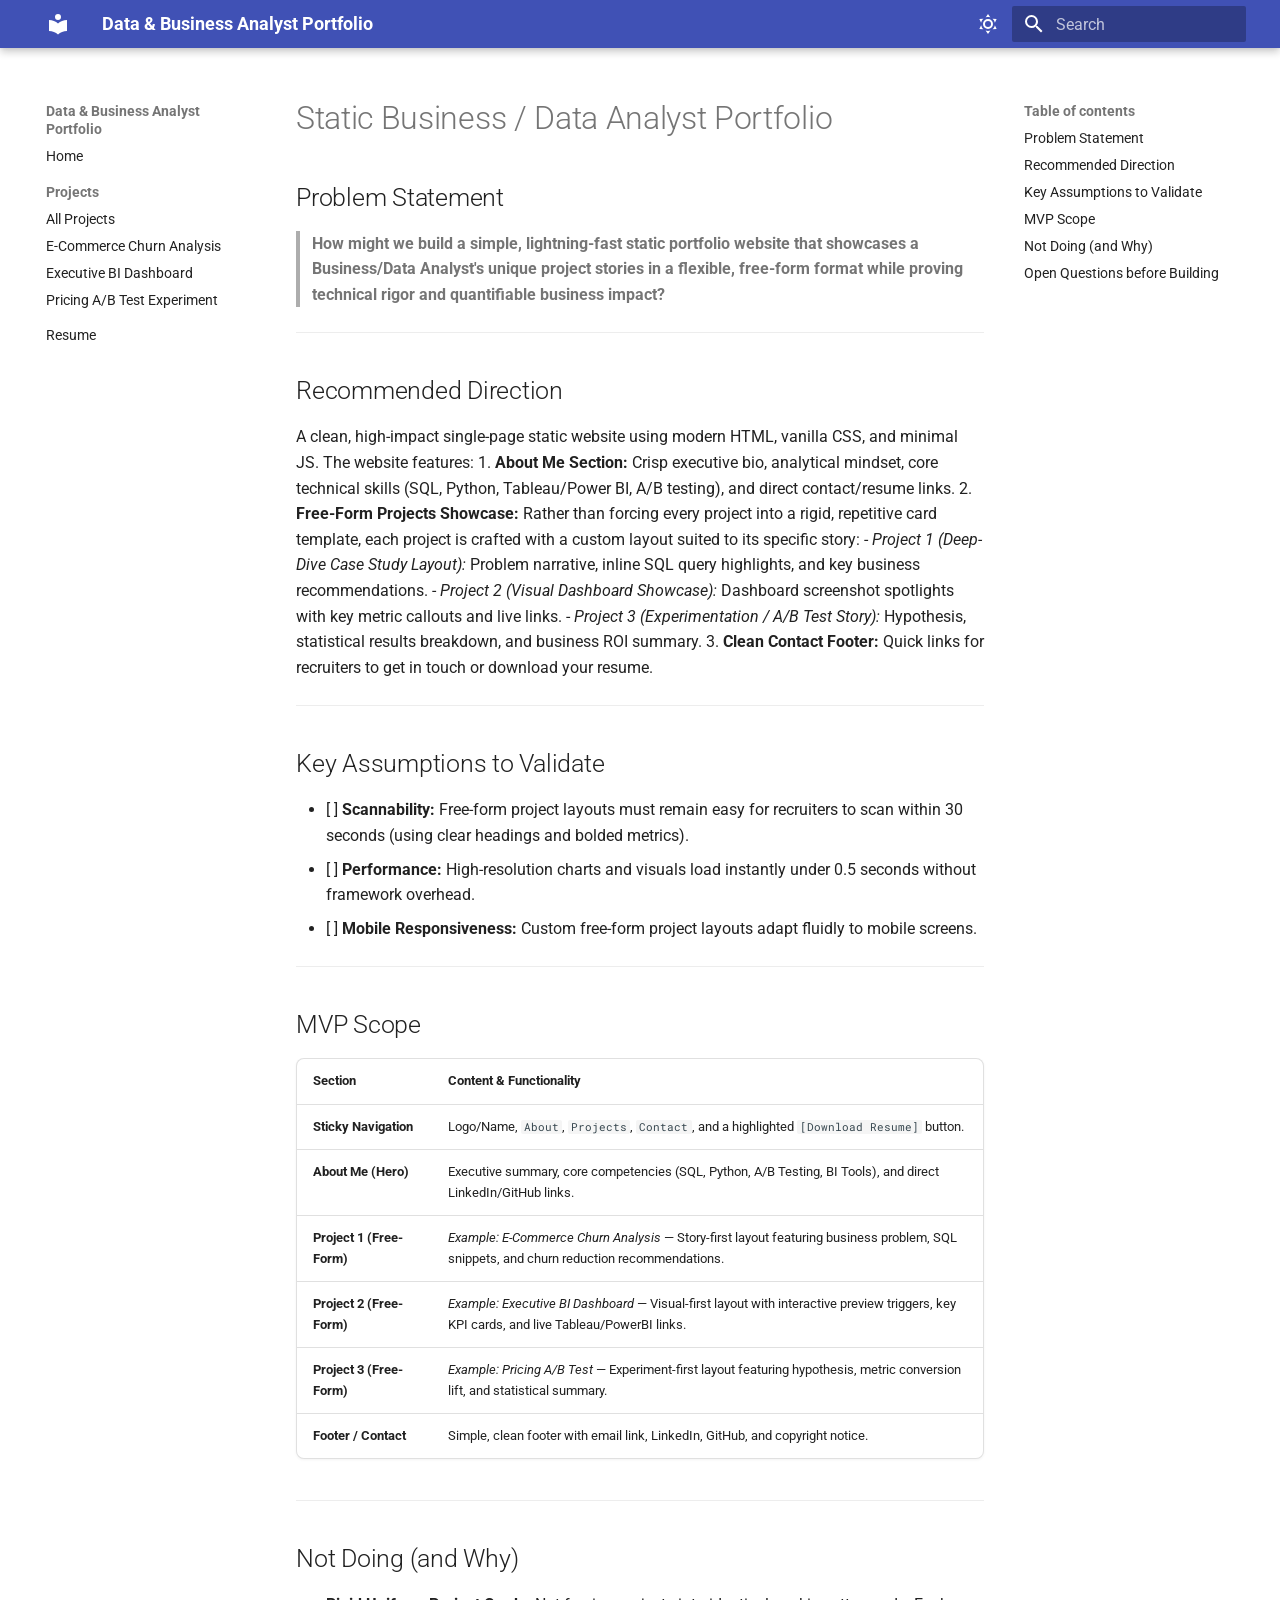
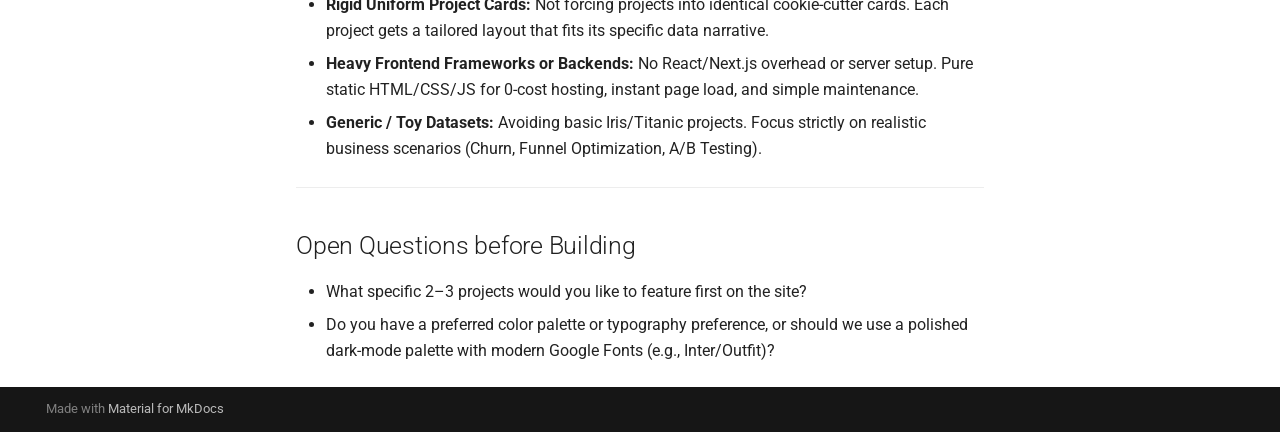
<file: ideas/static-analyst-portfolio/index.html>
<!doctype html>
<html lang="en" class="no-js">
  <head>
    
      <meta charset="utf-8">
      <meta name="viewport" content="width=device-width,initial-scale=1">
      
        <meta name="description" content="Portfolio showcasing data-driven business impact, analytics case studies, BI dashboards, and experimentation stories.">
      
      
        <meta name="author" content="Data Analyst">
      
      
      
      
      
        
      
      
      <link rel="icon" href="../../assets/images/favicon.png">
      <meta name="generator" content="mkdocs-1.6.1, mkdocs-material-9.7.7">
    
    
      
        <title>Static Business / Data Analyst Portfolio - Data & Business Analyst Portfolio</title>
      
    
    
      <link rel="stylesheet" href="../../assets/stylesheets/main.ec1eaa64.min.css">
      
        
        <link rel="stylesheet" href="../../assets/stylesheets/palette.ab4e12ef.min.css">
      
      


    
    
      
    
    
      
        
        
        <link rel="preconnect" href="https://fonts.gstatic.com" crossorigin>
        <link rel="stylesheet" href="https://fonts.googleapis.com/css?family=Roboto:300,300i,400,400i,700,700i%7CRoboto+Mono:400,400i,700,700i&display=fallback">
        <style>:root{--md-text-font:"Roboto";--md-code-font:"Roboto Mono"}</style>
      
    
    
      <link rel="stylesheet" href="../../stylesheets/extra.css">
    
    <script>__md_scope=new URL("../..",location),__md_hash=e=>[...e].reduce(((e,_)=>(e<<5)-e+_.charCodeAt(0)),0),__md_get=(e,_=localStorage,t=__md_scope)=>JSON.parse(_.getItem(t.pathname+"."+e)),__md_set=(e,_,t=localStorage,a=__md_scope)=>{try{t.setItem(a.pathname+"."+e,JSON.stringify(_))}catch(e){}}</script>
    
      

    
    
  </head>
  
  
    
    
      
    
    
    
    
    <body dir="ltr" data-md-color-scheme="default" data-md-color-primary="indigo" data-md-color-accent="teal">
  
    
    <input class="md-toggle" data-md-toggle="drawer" type="checkbox" id="__drawer" autocomplete="off">
    <input class="md-toggle" data-md-toggle="search" type="checkbox" id="__search" autocomplete="off">
    <label class="md-overlay" for="__drawer"></label>
    <div data-md-component="skip">
      
        
        <a href="#static-business-data-analyst-portfolio" class="md-skip">
          Skip to content
        </a>
      
    </div>
    <div data-md-component="announce">
      
    </div>
    
    
      

  

<header class="md-header md-header--shadow" data-md-component="header">
  <nav class="md-header__inner md-grid" aria-label="Header">
    <a href="../.." title="Data &amp; Business Analyst Portfolio" class="md-header__button md-logo" aria-label="Data & Business Analyst Portfolio" data-md-component="logo">
      
  
  <svg xmlns="http://www.w3.org/2000/svg" viewBox="0 0 24 24"><path d="M12 8a3 3 0 0 0 3-3 3 3 0 0 0-3-3 3 3 0 0 0-3 3 3 3 0 0 0 3 3m0 3.54C9.64 9.35 6.5 8 3 8v11c3.5 0 6.64 1.35 9 3.54 2.36-2.19 5.5-3.54 9-3.54V8c-3.5 0-6.64 1.35-9 3.54"/></svg>

    </a>
    <label class="md-header__button md-icon" for="__drawer">
      
      <svg xmlns="http://www.w3.org/2000/svg" viewBox="0 0 24 24"><path d="M3 6h18v2H3zm0 5h18v2H3zm0 5h18v2H3z"/></svg>
    </label>
    <div class="md-header__title" data-md-component="header-title">
      <div class="md-header__ellipsis">
        <div class="md-header__topic">
          <span class="md-ellipsis">
            Data & Business Analyst Portfolio
          </span>
        </div>
        <div class="md-header__topic" data-md-component="header-topic">
          <span class="md-ellipsis">
            
              Static Business / Data Analyst Portfolio
            
          </span>
        </div>
      </div>
    </div>
    
      
        <form class="md-header__option" data-md-component="palette">
  
    
    
    
    <input class="md-option" data-md-color-media="" data-md-color-scheme="default" data-md-color-primary="indigo" data-md-color-accent="teal"  aria-label="Switch to dark mode"  type="radio" name="__palette" id="__palette_0">
    
      <label class="md-header__button md-icon" title="Switch to dark mode" for="__palette_1" hidden>
        <svg xmlns="http://www.w3.org/2000/svg" viewBox="0 0 24 24"><path d="M12 7a5 5 0 0 1 5 5 5 5 0 0 1-5 5 5 5 0 0 1-5-5 5 5 0 0 1 5-5m0 2a3 3 0 0 0-3 3 3 3 0 0 0 3 3 3 3 0 0 0 3-3 3 3 0 0 0-3-3m0-7 2.39 3.42C13.65 5.15 12.84 5 12 5s-1.65.15-2.39.42zM3.34 7l4.16-.35A7.2 7.2 0 0 0 5.94 8.5c-.44.74-.69 1.5-.83 2.29zm.02 10 1.76-3.77a7.131 7.131 0 0 0 2.38 4.14zM20.65 7l-1.77 3.79a7.02 7.02 0 0 0-2.38-4.15zm-.01 10-4.14.36c.59-.51 1.12-1.14 1.54-1.86.42-.73.69-1.5.83-2.29zM12 22l-2.41-3.44c.74.27 1.55.44 2.41.44.82 0 1.63-.17 2.37-.44z"/></svg>
      </label>
    
  
    
    
    
    <input class="md-option" data-md-color-media="" data-md-color-scheme="slate" data-md-color-primary="indigo" data-md-color-accent="teal"  aria-label="Switch to light mode"  type="radio" name="__palette" id="__palette_1">
    
      <label class="md-header__button md-icon" title="Switch to light mode" for="__palette_0" hidden>
        <svg xmlns="http://www.w3.org/2000/svg" viewBox="0 0 24 24"><path d="m17.75 4.09-2.53 1.94.91 3.06-2.63-1.81-2.63 1.81.91-3.06-2.53-1.94L12.44 4l1.06-3 1.06 3zm3.5 6.91-1.64 1.25.59 1.98-1.7-1.17-1.7 1.17.59-1.98L15.75 11l2.06-.05L18.5 9l.69 1.95zm-2.28 4.95c.83-.08 1.72 1.1 1.19 1.85-.32.45-.66.87-1.08 1.27C15.17 23 8.84 23 4.94 19.07c-3.91-3.9-3.91-10.24 0-14.14.4-.4.82-.76 1.27-1.08.75-.53 1.93.36 1.85 1.19-.27 2.86.69 5.83 2.89 8.02a9.96 9.96 0 0 0 8.02 2.89m-1.64 2.02a12.08 12.08 0 0 1-7.8-3.47c-2.17-2.19-3.33-5-3.49-7.82-2.81 3.14-2.7 7.96.31 10.98 3.02 3.01 7.84 3.12 10.98.31"/></svg>
      </label>
    
  
</form>
      
    
    
      <script>var palette=__md_get("__palette");if(palette&&palette.color){if("(prefers-color-scheme)"===palette.color.media){var media=matchMedia("(prefers-color-scheme: light)"),input=document.querySelector(media.matches?"[data-md-color-media='(prefers-color-scheme: light)']":"[data-md-color-media='(prefers-color-scheme: dark)']");palette.color.media=input.getAttribute("data-md-color-media"),palette.color.scheme=input.getAttribute("data-md-color-scheme"),palette.color.primary=input.getAttribute("data-md-color-primary"),palette.color.accent=input.getAttribute("data-md-color-accent")}for(var[key,value]of Object.entries(palette.color))document.body.setAttribute("data-md-color-"+key,value)}</script>
    
    
    
      
      
        <label class="md-header__button md-icon" for="__search">
          
          <svg xmlns="http://www.w3.org/2000/svg" viewBox="0 0 24 24"><path d="M9.5 3A6.5 6.5 0 0 1 16 9.5c0 1.61-.59 3.09-1.56 4.23l.27.27h.79l5 5-1.5 1.5-5-5v-.79l-.27-.27A6.52 6.52 0 0 1 9.5 16 6.5 6.5 0 0 1 3 9.5 6.5 6.5 0 0 1 9.5 3m0 2C7 5 5 7 5 9.5S7 14 9.5 14 14 12 14 9.5 12 5 9.5 5"/></svg>
        </label>
        <div class="md-search" data-md-component="search" role="dialog">
  <label class="md-search__overlay" for="__search"></label>
  <div class="md-search__inner" role="search">
    <form class="md-search__form" name="search">
      <input type="text" class="md-search__input" name="query" aria-label="Search" placeholder="Search" autocapitalize="off" autocorrect="off" autocomplete="off" spellcheck="false" data-md-component="search-query" required>
      <label class="md-search__icon md-icon" for="__search">
        
        <svg xmlns="http://www.w3.org/2000/svg" viewBox="0 0 24 24"><path d="M9.5 3A6.5 6.5 0 0 1 16 9.5c0 1.61-.59 3.09-1.56 4.23l.27.27h.79l5 5-1.5 1.5-5-5v-.79l-.27-.27A6.52 6.52 0 0 1 9.5 16 6.5 6.5 0 0 1 3 9.5 6.5 6.5 0 0 1 9.5 3m0 2C7 5 5 7 5 9.5S7 14 9.5 14 14 12 14 9.5 12 5 9.5 5"/></svg>
        
        <svg xmlns="http://www.w3.org/2000/svg" viewBox="0 0 24 24"><path d="M20 11v2H8l5.5 5.5-1.42 1.42L4.16 12l7.92-7.92L13.5 5.5 8 11z"/></svg>
      </label>
      <nav class="md-search__options" aria-label="Search">
        
        <button type="reset" class="md-search__icon md-icon" title="Clear" aria-label="Clear" tabindex="-1">
          
          <svg xmlns="http://www.w3.org/2000/svg" viewBox="0 0 24 24"><path d="M19 6.41 17.59 5 12 10.59 6.41 5 5 6.41 10.59 12 5 17.59 6.41 19 12 13.41 17.59 19 19 17.59 13.41 12z"/></svg>
        </button>
      </nav>
      
        <div class="md-search__suggest" data-md-component="search-suggest"></div>
      
    </form>
    <div class="md-search__output">
      <div class="md-search__scrollwrap" tabindex="0" data-md-scrollfix>
        <div class="md-search-result" data-md-component="search-result">
          <div class="md-search-result__meta">
            Initializing search
          </div>
          <ol class="md-search-result__list" role="presentation"></ol>
        </div>
      </div>
    </div>
  </div>
</div>
      
    
    
  </nav>
  
</header>
    
    <div class="md-container" data-md-component="container">
      
      
        
          
        
      
      <main class="md-main" data-md-component="main">
        <div class="md-main__inner md-grid">
          
            
              
              <div class="md-sidebar md-sidebar--primary" data-md-component="sidebar" data-md-type="navigation" >
                <div class="md-sidebar__scrollwrap">
                  <div class="md-sidebar__inner">
                    



<nav class="md-nav md-nav--primary" aria-label="Navigation" data-md-level="0">
  <label class="md-nav__title" for="__drawer">
    <a href="../.." title="Data &amp; Business Analyst Portfolio" class="md-nav__button md-logo" aria-label="Data & Business Analyst Portfolio" data-md-component="logo">
      
  
  <svg xmlns="http://www.w3.org/2000/svg" viewBox="0 0 24 24"><path d="M12 8a3 3 0 0 0 3-3 3 3 0 0 0-3-3 3 3 0 0 0-3 3 3 3 0 0 0 3 3m0 3.54C9.64 9.35 6.5 8 3 8v11c3.5 0 6.64 1.35 9 3.54 2.36-2.19 5.5-3.54 9-3.54V8c-3.5 0-6.64 1.35-9 3.54"/></svg>

    </a>
    Data & Business Analyst Portfolio
  </label>
  
  <ul class="md-nav__list" data-md-scrollfix>
    
      
      
  
  
  
  
    <li class="md-nav__item">
      <a href="../.." class="md-nav__link">
        
  
  
  <span class="md-ellipsis">
    
  
    Home
  

    
  </span>
  
  

      </a>
    </li>
  

    
      
      
  
  
  
  
    
    
    
    
      
        
        
      
    
    
    <li class="md-nav__item md-nav__item--section md-nav__item--nested">
      
        
        
          
        
        <input class="md-nav__toggle md-toggle md-toggle--indeterminate" type="checkbox" id="__nav_2" >
        
          
          <label class="md-nav__link" for="__nav_2" id="__nav_2_label" tabindex="">
            
  
  
  <span class="md-ellipsis">
    
  
    Projects
  

    
  </span>
  
  

            <span class="md-nav__icon md-icon"></span>
          </label>
        
        <nav class="md-nav" data-md-level="1" aria-labelledby="__nav_2_label" aria-expanded="false">
          <label class="md-nav__title" for="__nav_2">
            <span class="md-nav__icon md-icon"></span>
            
  
    Projects
  

          </label>
          <ul class="md-nav__list" data-md-scrollfix>
            
              
                
  
  
  
  
    <li class="md-nav__item">
      <a href="../../projects/" class="md-nav__link">
        
  
  
  <span class="md-ellipsis">
    
  
    All Projects
  

    
  </span>
  
  

      </a>
    </li>
  

              
            
              
                
  
  
  
  
    <li class="md-nav__item">
      <a href="../../projects/ecommerce-churn/" class="md-nav__link">
        
  
  
  <span class="md-ellipsis">
    
  
    E-Commerce Churn Analysis
  

    
  </span>
  
  

      </a>
    </li>
  

              
            
              
                
  
  
  
  
    <li class="md-nav__item">
      <a href="../../projects/executive-bi/" class="md-nav__link">
        
  
  
  <span class="md-ellipsis">
    
  
    Executive BI Dashboard
  

    
  </span>
  
  

      </a>
    </li>
  

              
            
              
                
  
  
  
  
    <li class="md-nav__item">
      <a href="../../projects/pricing-ab-test/" class="md-nav__link">
        
  
  
  <span class="md-ellipsis">
    
  
    Pricing A/B Test Experiment
  

    
  </span>
  
  

      </a>
    </li>
  

              
            
          </ul>
        </nav>
      
    </li>
  

    
      
      
  
  
  
  
    <li class="md-nav__item">
      <a href="../../resume/" class="md-nav__link">
        
  
  
  <span class="md-ellipsis">
    
  
    Resume
  

    
  </span>
  
  

      </a>
    </li>
  

    
  </ul>
</nav>
                  </div>
                </div>
              </div>
            
            
              
              <div class="md-sidebar md-sidebar--secondary" data-md-component="sidebar" data-md-type="toc" >
                <div class="md-sidebar__scrollwrap">
                  <div class="md-sidebar__inner">
                    

<nav class="md-nav md-nav--secondary" aria-label="Table of contents">
  
  
  
    
  
  
    <label class="md-nav__title" for="__toc">
      <span class="md-nav__icon md-icon"></span>
      Table of contents
    </label>
    <ul class="md-nav__list" data-md-component="toc" data-md-scrollfix>
      
        <li class="md-nav__item">
  <a href="#problem-statement" class="md-nav__link">
    <span class="md-ellipsis">
      
        Problem Statement
      
    </span>
  </a>
  
</li>
      
        <li class="md-nav__item">
  <a href="#recommended-direction" class="md-nav__link">
    <span class="md-ellipsis">
      
        Recommended Direction
      
    </span>
  </a>
  
</li>
      
        <li class="md-nav__item">
  <a href="#key-assumptions-to-validate" class="md-nav__link">
    <span class="md-ellipsis">
      
        Key Assumptions to Validate
      
    </span>
  </a>
  
</li>
      
        <li class="md-nav__item">
  <a href="#mvp-scope" class="md-nav__link">
    <span class="md-ellipsis">
      
        MVP Scope
      
    </span>
  </a>
  
</li>
      
        <li class="md-nav__item">
  <a href="#not-doing-and-why" class="md-nav__link">
    <span class="md-ellipsis">
      
        Not Doing (and Why)
      
    </span>
  </a>
  
</li>
      
        <li class="md-nav__item">
  <a href="#open-questions-before-building" class="md-nav__link">
    <span class="md-ellipsis">
      
        Open Questions before Building
      
    </span>
  </a>
  
</li>
      
    </ul>
  
</nav>
                  </div>
                </div>
              </div>
            
          
          
            <div class="md-content" data-md-component="content">
              
              <article class="md-content__inner md-typeset">
                
                  



<h1 id="static-business-data-analyst-portfolio">Static Business / Data Analyst Portfolio</h1>
<h2 id="problem-statement">Problem Statement</h2>
<blockquote>
<p><strong>How might we build a simple, lightning-fast static portfolio website that showcases a Business/Data Analyst's unique project stories in a flexible, free-form format while proving technical rigor and quantifiable business impact?</strong></p>
</blockquote>
<hr />
<h2 id="recommended-direction">Recommended Direction</h2>
<p>A clean, high-impact single-page static website using modern HTML, vanilla CSS, and minimal JS. The website features:
1. <strong>About Me Section:</strong> Crisp executive bio, analytical mindset, core technical skills (SQL, Python, Tableau/Power BI, A/B testing), and direct contact/resume links.
2. <strong>Free-Form Projects Showcase:</strong> Rather than forcing every project into a rigid, repetitive card template, each project is crafted with a custom layout suited to its specific story:
   - <em>Project 1 (Deep-Dive Case Study Layout):</em> Problem narrative, inline SQL query highlights, and key business recommendations.
   - <em>Project 2 (Visual Dashboard Showcase):</em> Dashboard screenshot spotlights with key metric callouts and live links.
   - <em>Project 3 (Experimentation / A/B Test Story):</em> Hypothesis, statistical results breakdown, and business ROI summary.
3. <strong>Clean Contact Footer:</strong> Quick links for recruiters to get in touch or download your resume.</p>
<hr />
<h2 id="key-assumptions-to-validate">Key Assumptions to Validate</h2>
<ul>
<li>[ ] <strong>Scannability:</strong> Free-form project layouts must remain easy for recruiters to scan within 30 seconds (using clear headings and bolded metrics).</li>
<li>[ ] <strong>Performance:</strong> High-resolution charts and visuals load instantly under 0.5 seconds without framework overhead.</li>
<li>[ ] <strong>Mobile Responsiveness:</strong> Custom free-form project layouts adapt fluidly to mobile screens.</li>
</ul>
<hr />
<h2 id="mvp-scope">MVP Scope</h2>
<table>
<thead>
<tr>
<th style="text-align: left;">Section</th>
<th style="text-align: left;">Content &amp; Functionality</th>
</tr>
</thead>
<tbody>
<tr>
<td style="text-align: left;"><strong>Sticky Navigation</strong></td>
<td style="text-align: left;">Logo/Name, <code>About</code>, <code>Projects</code>, <code>Contact</code>, and a highlighted <code>[Download Resume]</code> button.</td>
</tr>
<tr>
<td style="text-align: left;"><strong>About Me (Hero)</strong></td>
<td style="text-align: left;">Executive summary, core competencies (SQL, Python, A/B Testing, BI Tools), and direct LinkedIn/GitHub links.</td>
</tr>
<tr>
<td style="text-align: left;"><strong>Project 1 (Free-Form)</strong></td>
<td style="text-align: left;"><em>Example: E-Commerce Churn Analysis</em> — Story-first layout featuring business problem, SQL snippets, and churn reduction recommendations.</td>
</tr>
<tr>
<td style="text-align: left;"><strong>Project 2 (Free-Form)</strong></td>
<td style="text-align: left;"><em>Example: Executive BI Dashboard</em> — Visual-first layout with interactive preview triggers, key KPI cards, and live Tableau/PowerBI links.</td>
</tr>
<tr>
<td style="text-align: left;"><strong>Project 3 (Free-Form)</strong></td>
<td style="text-align: left;"><em>Example: Pricing A/B Test</em> — Experiment-first layout featuring hypothesis, metric conversion lift, and statistical summary.</td>
</tr>
<tr>
<td style="text-align: left;"><strong>Footer / Contact</strong></td>
<td style="text-align: left;">Simple, clean footer with email link, LinkedIn, GitHub, and copyright notice.</td>
</tr>
</tbody>
</table>
<hr />
<h2 id="not-doing-and-why">Not Doing (and Why)</h2>
<ul>
<li><strong>Rigid Uniform Project Cards:</strong> Not forcing projects into identical cookie-cutter cards. Each project gets a tailored layout that fits its specific data narrative.</li>
<li><strong>Heavy Frontend Frameworks or Backends:</strong> No React/Next.js overhead or server setup. Pure static HTML/CSS/JS for 0-cost hosting, instant page load, and simple maintenance.</li>
<li><strong>Generic / Toy Datasets:</strong> Avoiding basic Iris/Titanic projects. Focus strictly on realistic business scenarios (Churn, Funnel Optimization, A/B Testing).</li>
</ul>
<hr />
<h2 id="open-questions-before-building">Open Questions before Building</h2>
<ul>
<li>What specific 2–3 projects would you like to feature first on the site?</li>
<li>Do you have a preferred color palette or typography preference, or should we use a polished dark-mode palette with modern Google Fonts (e.g., Inter/Outfit)?</li>
</ul>












                
              </article>
            </div>
          
          
<script>var target=document.getElementById(location.hash.slice(1));target&&target.name&&(target.checked=target.name.startsWith("__tabbed_"))</script>
        </div>
        
          <button type="button" class="md-top md-icon" data-md-component="top" hidden>
  
  <svg xmlns="http://www.w3.org/2000/svg" viewBox="0 0 24 24"><path d="M13 20h-2V8l-5.5 5.5-1.42-1.42L12 4.16l7.92 7.92-1.42 1.42L13 8z"/></svg>
  Back to top
</button>
        
      </main>
      
        <footer class="md-footer">
  
  <div class="md-footer-meta md-typeset">
    <div class="md-footer-meta__inner md-grid">
      <div class="md-copyright">
  
  
    Made with
    <a href="https://squidfunk.github.io/mkdocs-material/" target="_blank" rel="noopener">
      Material for MkDocs
    </a>
  
</div>
      
    </div>
  </div>
</footer>
      
    </div>
    <div class="md-dialog" data-md-component="dialog">
      <div class="md-dialog__inner md-typeset"></div>
    </div>
    
    
    
      
      
      <script id="__config" type="application/json">{"annotate": null, "base": "../..", "features": ["navigation.instant", "navigation.tracking", "navigation.sections", "navigation.expand", "navigation.top", "search.suggest", "search.highlight", "content.code.copy"], "search": "../../assets/javascripts/workers/search.2c215733.min.js", "tags": null, "translations": {"clipboard.copied": "Copied to clipboard", "clipboard.copy": "Copy to clipboard", "search.result.more.one": "1 more on this page", "search.result.more.other": "# more on this page", "search.result.none": "No matching documents", "search.result.one": "1 matching document", "search.result.other": "# matching documents", "search.result.placeholder": "Type to start searching", "search.result.term.missing": "Missing", "select.version": "Select version"}, "version": null}</script>
    
    
      <script src="../../assets/javascripts/bundle.d7400e89.min.js"></script>
      
    
  </body>
</html>
</file>
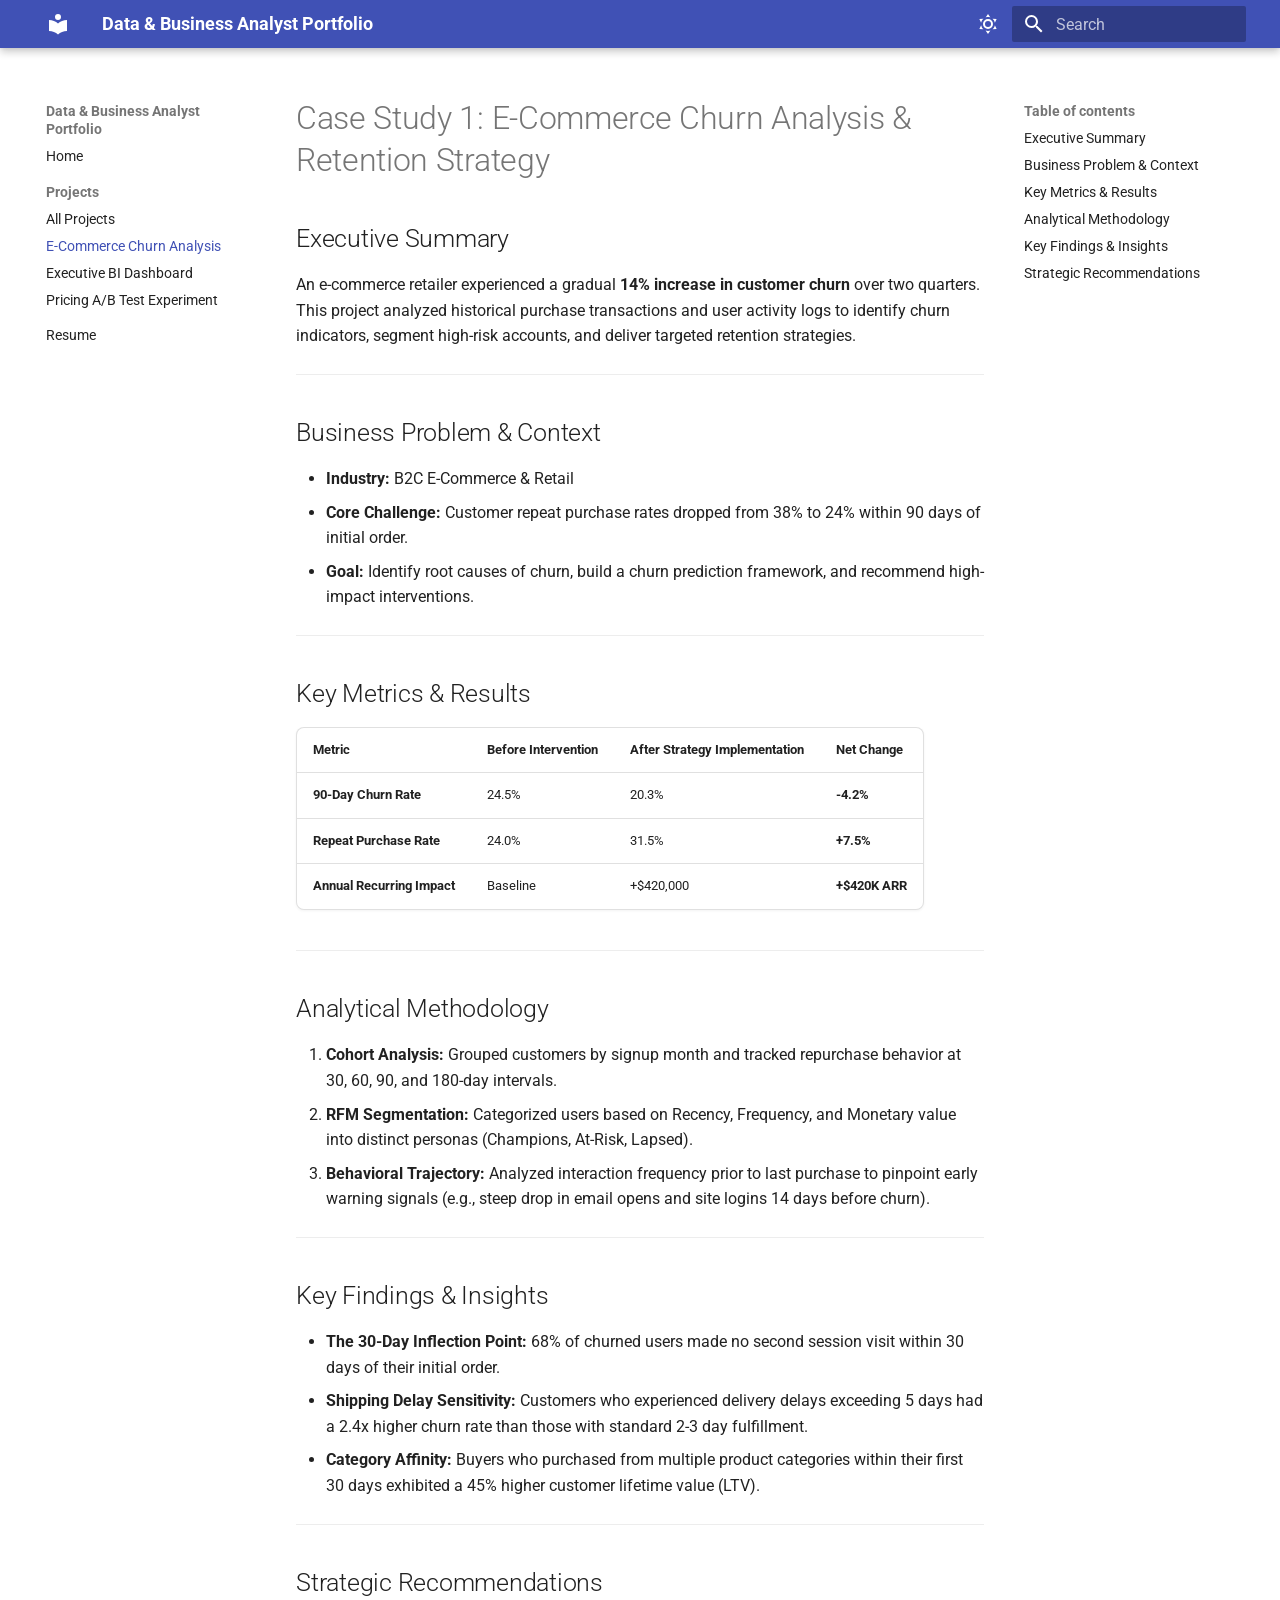
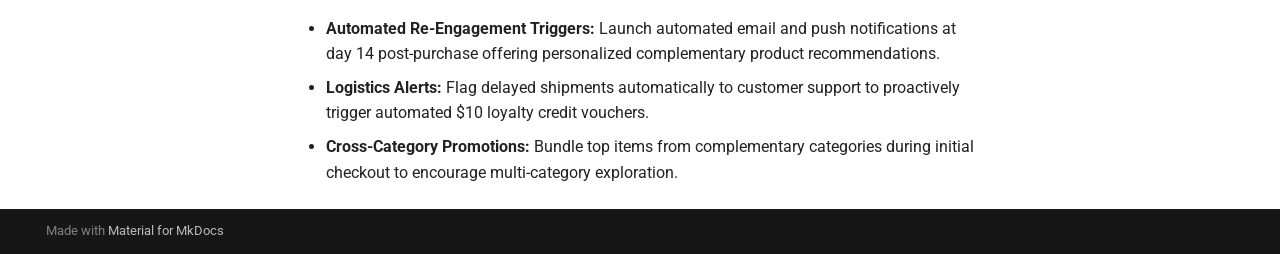
<file: projects/ecommerce-churn/index.html>
<!doctype html>
<html lang="en" class="no-js">
  <head>
    
      <meta charset="utf-8">
      <meta name="viewport" content="width=device-width,initial-scale=1">
      
        <meta name="description" content="Portfolio showcasing data-driven business impact, analytics case studies, BI dashboards, and experimentation stories.">
      
      
        <meta name="author" content="Data Analyst">
      
      
      
        <link rel="prev" href="../">
      
      
        <link rel="next" href="../executive-bi/">
      
      
        
      
      
      <link rel="icon" href="../../assets/images/favicon.png">
      <meta name="generator" content="mkdocs-1.6.1, mkdocs-material-9.7.7">
    
    
      
        <title>E-Commerce Customer Churn & Retention Analysis - Data & Business Analyst Portfolio</title>
      
    
    
      <link rel="stylesheet" href="../../assets/stylesheets/main.ec1eaa64.min.css">
      
        
        <link rel="stylesheet" href="../../assets/stylesheets/palette.ab4e12ef.min.css">
      
      


    
    
      
    
    
      
        
        
        <link rel="preconnect" href="https://fonts.gstatic.com" crossorigin>
        <link rel="stylesheet" href="https://fonts.googleapis.com/css?family=Roboto:300,300i,400,400i,700,700i%7CRoboto+Mono:400,400i,700,700i&display=fallback">
        <style>:root{--md-text-font:"Roboto";--md-code-font:"Roboto Mono"}</style>
      
    
    
      <link rel="stylesheet" href="../../stylesheets/extra.css">
    
    <script>__md_scope=new URL("../..",location),__md_hash=e=>[...e].reduce(((e,_)=>(e<<5)-e+_.charCodeAt(0)),0),__md_get=(e,_=localStorage,t=__md_scope)=>JSON.parse(_.getItem(t.pathname+"."+e)),__md_set=(e,_,t=localStorage,a=__md_scope)=>{try{t.setItem(a.pathname+"."+e,JSON.stringify(_))}catch(e){}}</script>
    
      

    
    
  </head>
  
  
    
    
      
    
    
    
    
    <body dir="ltr" data-md-color-scheme="default" data-md-color-primary="indigo" data-md-color-accent="teal">
  
    
    <input class="md-toggle" data-md-toggle="drawer" type="checkbox" id="__drawer" autocomplete="off">
    <input class="md-toggle" data-md-toggle="search" type="checkbox" id="__search" autocomplete="off">
    <label class="md-overlay" for="__drawer"></label>
    <div data-md-component="skip">
      
        
        <a href="#case-study-1-e-commerce-churn-analysis-retention-strategy" class="md-skip">
          Skip to content
        </a>
      
    </div>
    <div data-md-component="announce">
      
    </div>
    
    
      

  

<header class="md-header md-header--shadow" data-md-component="header">
  <nav class="md-header__inner md-grid" aria-label="Header">
    <a href="../.." title="Data &amp; Business Analyst Portfolio" class="md-header__button md-logo" aria-label="Data & Business Analyst Portfolio" data-md-component="logo">
      
  
  <svg xmlns="http://www.w3.org/2000/svg" viewBox="0 0 24 24"><path d="M12 8a3 3 0 0 0 3-3 3 3 0 0 0-3-3 3 3 0 0 0-3 3 3 3 0 0 0 3 3m0 3.54C9.64 9.35 6.5 8 3 8v11c3.5 0 6.64 1.35 9 3.54 2.36-2.19 5.5-3.54 9-3.54V8c-3.5 0-6.64 1.35-9 3.54"/></svg>

    </a>
    <label class="md-header__button md-icon" for="__drawer">
      
      <svg xmlns="http://www.w3.org/2000/svg" viewBox="0 0 24 24"><path d="M3 6h18v2H3zm0 5h18v2H3zm0 5h18v2H3z"/></svg>
    </label>
    <div class="md-header__title" data-md-component="header-title">
      <div class="md-header__ellipsis">
        <div class="md-header__topic">
          <span class="md-ellipsis">
            Data & Business Analyst Portfolio
          </span>
        </div>
        <div class="md-header__topic" data-md-component="header-topic">
          <span class="md-ellipsis">
            
              E-Commerce Customer Churn & Retention Analysis
            
          </span>
        </div>
      </div>
    </div>
    
      
        <form class="md-header__option" data-md-component="palette">
  
    
    
    
    <input class="md-option" data-md-color-media="" data-md-color-scheme="default" data-md-color-primary="indigo" data-md-color-accent="teal"  aria-label="Switch to dark mode"  type="radio" name="__palette" id="__palette_0">
    
      <label class="md-header__button md-icon" title="Switch to dark mode" for="__palette_1" hidden>
        <svg xmlns="http://www.w3.org/2000/svg" viewBox="0 0 24 24"><path d="M12 7a5 5 0 0 1 5 5 5 5 0 0 1-5 5 5 5 0 0 1-5-5 5 5 0 0 1 5-5m0 2a3 3 0 0 0-3 3 3 3 0 0 0 3 3 3 3 0 0 0 3-3 3 3 0 0 0-3-3m0-7 2.39 3.42C13.65 5.15 12.84 5 12 5s-1.65.15-2.39.42zM3.34 7l4.16-.35A7.2 7.2 0 0 0 5.94 8.5c-.44.74-.69 1.5-.83 2.29zm.02 10 1.76-3.77a7.131 7.131 0 0 0 2.38 4.14zM20.65 7l-1.77 3.79a7.02 7.02 0 0 0-2.38-4.15zm-.01 10-4.14.36c.59-.51 1.12-1.14 1.54-1.86.42-.73.69-1.5.83-2.29zM12 22l-2.41-3.44c.74.27 1.55.44 2.41.44.82 0 1.63-.17 2.37-.44z"/></svg>
      </label>
    
  
    
    
    
    <input class="md-option" data-md-color-media="" data-md-color-scheme="slate" data-md-color-primary="indigo" data-md-color-accent="teal"  aria-label="Switch to light mode"  type="radio" name="__palette" id="__palette_1">
    
      <label class="md-header__button md-icon" title="Switch to light mode" for="__palette_0" hidden>
        <svg xmlns="http://www.w3.org/2000/svg" viewBox="0 0 24 24"><path d="m17.75 4.09-2.53 1.94.91 3.06-2.63-1.81-2.63 1.81.91-3.06-2.53-1.94L12.44 4l1.06-3 1.06 3zm3.5 6.91-1.64 1.25.59 1.98-1.7-1.17-1.7 1.17.59-1.98L15.75 11l2.06-.05L18.5 9l.69 1.95zm-2.28 4.95c.83-.08 1.72 1.1 1.19 1.85-.32.45-.66.87-1.08 1.27C15.17 23 8.84 23 4.94 19.07c-3.91-3.9-3.91-10.24 0-14.14.4-.4.82-.76 1.27-1.08.75-.53 1.93.36 1.85 1.19-.27 2.86.69 5.83 2.89 8.02a9.96 9.96 0 0 0 8.02 2.89m-1.64 2.02a12.08 12.08 0 0 1-7.8-3.47c-2.17-2.19-3.33-5-3.49-7.82-2.81 3.14-2.7 7.96.31 10.98 3.02 3.01 7.84 3.12 10.98.31"/></svg>
      </label>
    
  
</form>
      
    
    
      <script>var palette=__md_get("__palette");if(palette&&palette.color){if("(prefers-color-scheme)"===palette.color.media){var media=matchMedia("(prefers-color-scheme: light)"),input=document.querySelector(media.matches?"[data-md-color-media='(prefers-color-scheme: light)']":"[data-md-color-media='(prefers-color-scheme: dark)']");palette.color.media=input.getAttribute("data-md-color-media"),palette.color.scheme=input.getAttribute("data-md-color-scheme"),palette.color.primary=input.getAttribute("data-md-color-primary"),palette.color.accent=input.getAttribute("data-md-color-accent")}for(var[key,value]of Object.entries(palette.color))document.body.setAttribute("data-md-color-"+key,value)}</script>
    
    
    
      
      
        <label class="md-header__button md-icon" for="__search">
          
          <svg xmlns="http://www.w3.org/2000/svg" viewBox="0 0 24 24"><path d="M9.5 3A6.5 6.5 0 0 1 16 9.5c0 1.61-.59 3.09-1.56 4.23l.27.27h.79l5 5-1.5 1.5-5-5v-.79l-.27-.27A6.52 6.52 0 0 1 9.5 16 6.5 6.5 0 0 1 3 9.5 6.5 6.5 0 0 1 9.5 3m0 2C7 5 5 7 5 9.5S7 14 9.5 14 14 12 14 9.5 12 5 9.5 5"/></svg>
        </label>
        <div class="md-search" data-md-component="search" role="dialog">
  <label class="md-search__overlay" for="__search"></label>
  <div class="md-search__inner" role="search">
    <form class="md-search__form" name="search">
      <input type="text" class="md-search__input" name="query" aria-label="Search" placeholder="Search" autocapitalize="off" autocorrect="off" autocomplete="off" spellcheck="false" data-md-component="search-query" required>
      <label class="md-search__icon md-icon" for="__search">
        
        <svg xmlns="http://www.w3.org/2000/svg" viewBox="0 0 24 24"><path d="M9.5 3A6.5 6.5 0 0 1 16 9.5c0 1.61-.59 3.09-1.56 4.23l.27.27h.79l5 5-1.5 1.5-5-5v-.79l-.27-.27A6.52 6.52 0 0 1 9.5 16 6.5 6.5 0 0 1 3 9.5 6.5 6.5 0 0 1 9.5 3m0 2C7 5 5 7 5 9.5S7 14 9.5 14 14 12 14 9.5 12 5 9.5 5"/></svg>
        
        <svg xmlns="http://www.w3.org/2000/svg" viewBox="0 0 24 24"><path d="M20 11v2H8l5.5 5.5-1.42 1.42L4.16 12l7.92-7.92L13.5 5.5 8 11z"/></svg>
      </label>
      <nav class="md-search__options" aria-label="Search">
        
        <button type="reset" class="md-search__icon md-icon" title="Clear" aria-label="Clear" tabindex="-1">
          
          <svg xmlns="http://www.w3.org/2000/svg" viewBox="0 0 24 24"><path d="M19 6.41 17.59 5 12 10.59 6.41 5 5 6.41 10.59 12 5 17.59 6.41 19 12 13.41 17.59 19 19 17.59 13.41 12z"/></svg>
        </button>
      </nav>
      
        <div class="md-search__suggest" data-md-component="search-suggest"></div>
      
    </form>
    <div class="md-search__output">
      <div class="md-search__scrollwrap" tabindex="0" data-md-scrollfix>
        <div class="md-search-result" data-md-component="search-result">
          <div class="md-search-result__meta">
            Initializing search
          </div>
          <ol class="md-search-result__list" role="presentation"></ol>
        </div>
      </div>
    </div>
  </div>
</div>
      
    
    
  </nav>
  
</header>
    
    <div class="md-container" data-md-component="container">
      
      
        
          
        
      
      <main class="md-main" data-md-component="main">
        <div class="md-main__inner md-grid">
          
            
              
              <div class="md-sidebar md-sidebar--primary" data-md-component="sidebar" data-md-type="navigation" >
                <div class="md-sidebar__scrollwrap">
                  <div class="md-sidebar__inner">
                    



<nav class="md-nav md-nav--primary" aria-label="Navigation" data-md-level="0">
  <label class="md-nav__title" for="__drawer">
    <a href="../.." title="Data &amp; Business Analyst Portfolio" class="md-nav__button md-logo" aria-label="Data & Business Analyst Portfolio" data-md-component="logo">
      
  
  <svg xmlns="http://www.w3.org/2000/svg" viewBox="0 0 24 24"><path d="M12 8a3 3 0 0 0 3-3 3 3 0 0 0-3-3 3 3 0 0 0-3 3 3 3 0 0 0 3 3m0 3.54C9.64 9.35 6.5 8 3 8v11c3.5 0 6.64 1.35 9 3.54 2.36-2.19 5.5-3.54 9-3.54V8c-3.5 0-6.64 1.35-9 3.54"/></svg>

    </a>
    Data & Business Analyst Portfolio
  </label>
  
  <ul class="md-nav__list" data-md-scrollfix>
    
      
      
  
  
  
  
    <li class="md-nav__item">
      <a href="../.." class="md-nav__link">
        
  
  
  <span class="md-ellipsis">
    
  
    Home
  

    
  </span>
  
  

      </a>
    </li>
  

    
      
      
  
  
    
  
  
  
    
    
    
    
      
        
        
      
    
    
    <li class="md-nav__item md-nav__item--active md-nav__item--section md-nav__item--nested">
      
        
        
        <input class="md-nav__toggle md-toggle " type="checkbox" id="__nav_2" checked>
        
          
          <label class="md-nav__link" for="__nav_2" id="__nav_2_label" tabindex="">
            
  
  
  <span class="md-ellipsis">
    
  
    Projects
  

    
  </span>
  
  

            <span class="md-nav__icon md-icon"></span>
          </label>
        
        <nav class="md-nav" data-md-level="1" aria-labelledby="__nav_2_label" aria-expanded="true">
          <label class="md-nav__title" for="__nav_2">
            <span class="md-nav__icon md-icon"></span>
            
  
    Projects
  

          </label>
          <ul class="md-nav__list" data-md-scrollfix>
            
              
                
  
  
  
  
    <li class="md-nav__item">
      <a href="../" class="md-nav__link">
        
  
  
  <span class="md-ellipsis">
    
  
    All Projects
  

    
  </span>
  
  

      </a>
    </li>
  

              
            
              
                
  
  
    
  
  
  
    <li class="md-nav__item md-nav__item--active">
      
      <input class="md-nav__toggle md-toggle" type="checkbox" id="__toc">
      
      
        
      
      
        <label class="md-nav__link md-nav__link--active" for="__toc">
          
  
  
  <span class="md-ellipsis">
    
  
    E-Commerce Churn Analysis
  

    
  </span>
  
  

          <span class="md-nav__icon md-icon"></span>
        </label>
      
      <a href="./" class="md-nav__link md-nav__link--active">
        
  
  
  <span class="md-ellipsis">
    
  
    E-Commerce Churn Analysis
  

    
  </span>
  
  

      </a>
      
        

<nav class="md-nav md-nav--secondary" aria-label="Table of contents">
  
  
  
    
  
  
    <label class="md-nav__title" for="__toc">
      <span class="md-nav__icon md-icon"></span>
      Table of contents
    </label>
    <ul class="md-nav__list" data-md-component="toc" data-md-scrollfix>
      
        <li class="md-nav__item">
  <a href="#executive-summary" class="md-nav__link">
    <span class="md-ellipsis">
      
        Executive Summary
      
    </span>
  </a>
  
</li>
      
        <li class="md-nav__item">
  <a href="#business-problem-context" class="md-nav__link">
    <span class="md-ellipsis">
      
        Business Problem &amp; Context
      
    </span>
  </a>
  
</li>
      
        <li class="md-nav__item">
  <a href="#key-metrics-results" class="md-nav__link">
    <span class="md-ellipsis">
      
        Key Metrics &amp; Results
      
    </span>
  </a>
  
</li>
      
        <li class="md-nav__item">
  <a href="#analytical-methodology" class="md-nav__link">
    <span class="md-ellipsis">
      
        Analytical Methodology
      
    </span>
  </a>
  
</li>
      
        <li class="md-nav__item">
  <a href="#key-findings-insights" class="md-nav__link">
    <span class="md-ellipsis">
      
        Key Findings &amp; Insights
      
    </span>
  </a>
  
</li>
      
        <li class="md-nav__item">
  <a href="#strategic-recommendations" class="md-nav__link">
    <span class="md-ellipsis">
      
        Strategic Recommendations
      
    </span>
  </a>
  
</li>
      
    </ul>
  
</nav>
      
    </li>
  

              
            
              
                
  
  
  
  
    <li class="md-nav__item">
      <a href="../executive-bi/" class="md-nav__link">
        
  
  
  <span class="md-ellipsis">
    
  
    Executive BI Dashboard
  

    
  </span>
  
  

      </a>
    </li>
  

              
            
              
                
  
  
  
  
    <li class="md-nav__item">
      <a href="../pricing-ab-test/" class="md-nav__link">
        
  
  
  <span class="md-ellipsis">
    
  
    Pricing A/B Test Experiment
  

    
  </span>
  
  

      </a>
    </li>
  

              
            
          </ul>
        </nav>
      
    </li>
  

    
      
      
  
  
  
  
    <li class="md-nav__item">
      <a href="../../resume/" class="md-nav__link">
        
  
  
  <span class="md-ellipsis">
    
  
    Resume
  

    
  </span>
  
  

      </a>
    </li>
  

    
  </ul>
</nav>
                  </div>
                </div>
              </div>
            
            
              
              <div class="md-sidebar md-sidebar--secondary" data-md-component="sidebar" data-md-type="toc" >
                <div class="md-sidebar__scrollwrap">
                  <div class="md-sidebar__inner">
                    

<nav class="md-nav md-nav--secondary" aria-label="Table of contents">
  
  
  
    
  
  
    <label class="md-nav__title" for="__toc">
      <span class="md-nav__icon md-icon"></span>
      Table of contents
    </label>
    <ul class="md-nav__list" data-md-component="toc" data-md-scrollfix>
      
        <li class="md-nav__item">
  <a href="#executive-summary" class="md-nav__link">
    <span class="md-ellipsis">
      
        Executive Summary
      
    </span>
  </a>
  
</li>
      
        <li class="md-nav__item">
  <a href="#business-problem-context" class="md-nav__link">
    <span class="md-ellipsis">
      
        Business Problem &amp; Context
      
    </span>
  </a>
  
</li>
      
        <li class="md-nav__item">
  <a href="#key-metrics-results" class="md-nav__link">
    <span class="md-ellipsis">
      
        Key Metrics &amp; Results
      
    </span>
  </a>
  
</li>
      
        <li class="md-nav__item">
  <a href="#analytical-methodology" class="md-nav__link">
    <span class="md-ellipsis">
      
        Analytical Methodology
      
    </span>
  </a>
  
</li>
      
        <li class="md-nav__item">
  <a href="#key-findings-insights" class="md-nav__link">
    <span class="md-ellipsis">
      
        Key Findings &amp; Insights
      
    </span>
  </a>
  
</li>
      
        <li class="md-nav__item">
  <a href="#strategic-recommendations" class="md-nav__link">
    <span class="md-ellipsis">
      
        Strategic Recommendations
      
    </span>
  </a>
  
</li>
      
    </ul>
  
</nav>
                  </div>
                </div>
              </div>
            
          
          
            <div class="md-content" data-md-component="content">
              
              <article class="md-content__inner md-typeset">
                
                  



<h1 id="case-study-1-e-commerce-churn-analysis-retention-strategy">Case Study 1: E-Commerce Churn Analysis &amp; Retention Strategy</h1>
<h2 id="executive-summary">Executive Summary</h2>
<p>An e-commerce retailer experienced a gradual <strong>14% increase in customer churn</strong> over two quarters. This project analyzed historical purchase transactions and user activity logs to identify churn indicators, segment high-risk accounts, and deliver targeted retention strategies.</p>
<hr />
<h2 id="business-problem-context">Business Problem &amp; Context</h2>
<ul>
<li><strong>Industry:</strong> B2C E-Commerce &amp; Retail</li>
<li><strong>Core Challenge:</strong> Customer repeat purchase rates dropped from 38% to 24% within 90 days of initial order.</li>
<li><strong>Goal:</strong> Identify root causes of churn, build a churn prediction framework, and recommend high-impact interventions.</li>
</ul>
<hr />
<h2 id="key-metrics-results">Key Metrics &amp; Results</h2>
<table>
<thead>
<tr>
<th style="text-align: left;">Metric</th>
<th style="text-align: left;">Before Intervention</th>
<th style="text-align: left;">After Strategy Implementation</th>
<th style="text-align: left;">Net Change</th>
</tr>
</thead>
<tbody>
<tr>
<td style="text-align: left;"><strong>90-Day Churn Rate</strong></td>
<td style="text-align: left;">24.5%</td>
<td style="text-align: left;">20.3%</td>
<td style="text-align: left;"><strong>-4.2%</strong></td>
</tr>
<tr>
<td style="text-align: left;"><strong>Repeat Purchase Rate</strong></td>
<td style="text-align: left;">24.0%</td>
<td style="text-align: left;">31.5%</td>
<td style="text-align: left;"><strong>+7.5%</strong></td>
</tr>
<tr>
<td style="text-align: left;"><strong>Annual Recurring Impact</strong></td>
<td style="text-align: left;">Baseline</td>
<td style="text-align: left;">+$420,000</td>
<td style="text-align: left;"><strong>+$420K ARR</strong></td>
</tr>
</tbody>
</table>
<hr />
<h2 id="analytical-methodology">Analytical Methodology</h2>
<ol>
<li><strong>Cohort Analysis:</strong> Grouped customers by signup month and tracked repurchase behavior at 30, 60, 90, and 180-day intervals.</li>
<li><strong>RFM Segmentation:</strong> Categorized users based on Recency, Frequency, and Monetary value into distinct personas (Champions, At-Risk, Lapsed).</li>
<li><strong>Behavioral Trajectory:</strong> Analyzed interaction frequency prior to last purchase to pinpoint early warning signals (e.g., steep drop in email opens and site logins 14 days before churn).</li>
</ol>
<hr />
<h2 id="key-findings-insights">Key Findings &amp; Insights</h2>
<ul>
<li><strong>The 30-Day Inflection Point:</strong> 68% of churned users made no second session visit within 30 days of their initial order.</li>
<li><strong>Shipping Delay Sensitivity:</strong> Customers who experienced delivery delays exceeding 5 days had a 2.4x higher churn rate than those with standard 2-3 day fulfillment.</li>
<li><strong>Category Affinity:</strong> Buyers who purchased from multiple product categories within their first 30 days exhibited a 45% higher customer lifetime value (LTV).</li>
</ul>
<hr />
<h2 id="strategic-recommendations">Strategic Recommendations</h2>
<ul>
<li><strong>Automated Re-Engagement Triggers:</strong> Launch automated email and push notifications at day 14 post-purchase offering personalized complementary product recommendations.</li>
<li><strong>Logistics Alerts:</strong> Flag delayed shipments automatically to customer support to proactively trigger automated $10 loyalty credit vouchers.</li>
<li><strong>Cross-Category Promotions:</strong> Bundle top items from complementary categories during initial checkout to encourage multi-category exploration.</li>
</ul>







  
  






                
              </article>
            </div>
          
          
<script>var target=document.getElementById(location.hash.slice(1));target&&target.name&&(target.checked=target.name.startsWith("__tabbed_"))</script>
        </div>
        
          <button type="button" class="md-top md-icon" data-md-component="top" hidden>
  
  <svg xmlns="http://www.w3.org/2000/svg" viewBox="0 0 24 24"><path d="M13 20h-2V8l-5.5 5.5-1.42-1.42L12 4.16l7.92 7.92-1.42 1.42L13 8z"/></svg>
  Back to top
</button>
        
      </main>
      
        <footer class="md-footer">
  
  <div class="md-footer-meta md-typeset">
    <div class="md-footer-meta__inner md-grid">
      <div class="md-copyright">
  
  
    Made with
    <a href="https://squidfunk.github.io/mkdocs-material/" target="_blank" rel="noopener">
      Material for MkDocs
    </a>
  
</div>
      
    </div>
  </div>
</footer>
      
    </div>
    <div class="md-dialog" data-md-component="dialog">
      <div class="md-dialog__inner md-typeset"></div>
    </div>
    
    
    
      
      
      <script id="__config" type="application/json">{"annotate": null, "base": "../..", "features": ["navigation.instant", "navigation.tracking", "navigation.sections", "navigation.expand", "navigation.top", "search.suggest", "search.highlight", "content.code.copy"], "search": "../../assets/javascripts/workers/search.2c215733.min.js", "tags": null, "translations": {"clipboard.copied": "Copied to clipboard", "clipboard.copy": "Copy to clipboard", "search.result.more.one": "1 more on this page", "search.result.more.other": "# more on this page", "search.result.none": "No matching documents", "search.result.one": "1 matching document", "search.result.other": "# matching documents", "search.result.placeholder": "Type to start searching", "search.result.term.missing": "Missing", "select.version": "Select version"}, "version": null}</script>
    
    
      <script src="../../assets/javascripts/bundle.d7400e89.min.js"></script>
      
    
  </body>
</html>
</file>
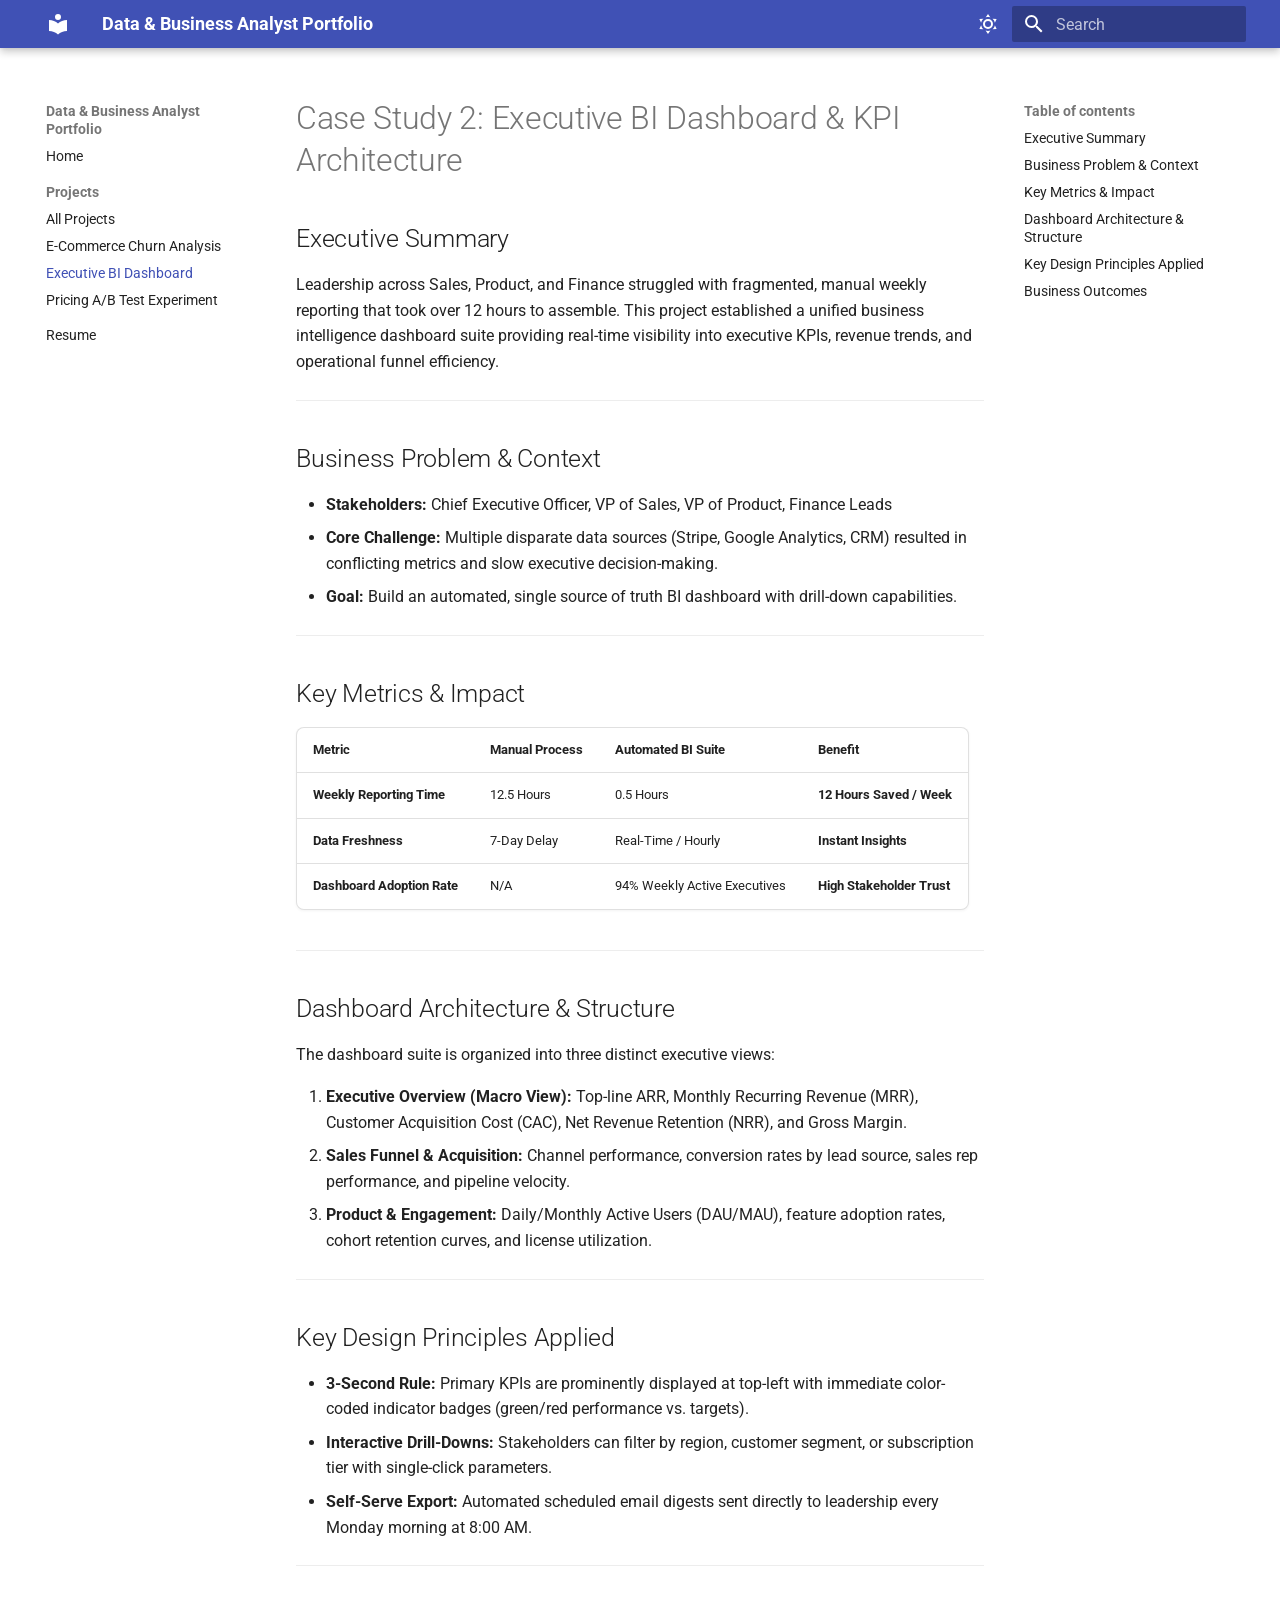
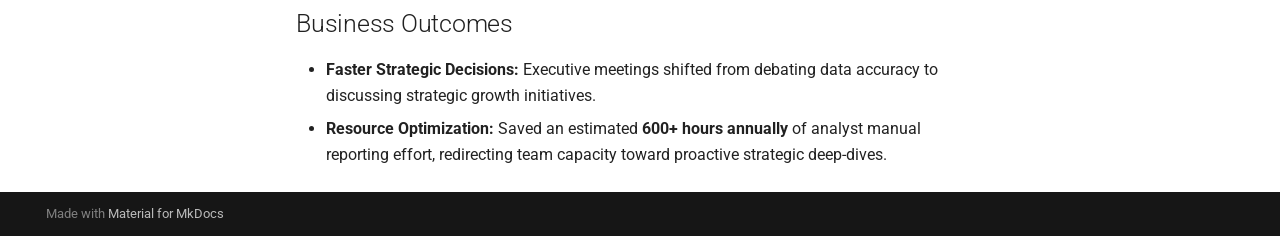
<file: projects/executive-bi/index.html>
<!doctype html>
<html lang="en" class="no-js">
  <head>
    
      <meta charset="utf-8">
      <meta name="viewport" content="width=device-width,initial-scale=1">
      
        <meta name="description" content="Portfolio showcasing data-driven business impact, analytics case studies, BI dashboards, and experimentation stories.">
      
      
        <meta name="author" content="Data Analyst">
      
      
      
        <link rel="prev" href="../ecommerce-churn/">
      
      
        <link rel="next" href="../pricing-ab-test/">
      
      
        
      
      
      <link rel="icon" href="../../assets/images/favicon.png">
      <meta name="generator" content="mkdocs-1.6.1, mkdocs-material-9.7.7">
    
    
      
        <title>Executive BI Dashboard & KPI Architecture - Data & Business Analyst Portfolio</title>
      
    
    
      <link rel="stylesheet" href="../../assets/stylesheets/main.ec1eaa64.min.css">
      
        
        <link rel="stylesheet" href="../../assets/stylesheets/palette.ab4e12ef.min.css">
      
      


    
    
      
    
    
      
        
        
        <link rel="preconnect" href="https://fonts.gstatic.com" crossorigin>
        <link rel="stylesheet" href="https://fonts.googleapis.com/css?family=Roboto:300,300i,400,400i,700,700i%7CRoboto+Mono:400,400i,700,700i&display=fallback">
        <style>:root{--md-text-font:"Roboto";--md-code-font:"Roboto Mono"}</style>
      
    
    
      <link rel="stylesheet" href="../../stylesheets/extra.css">
    
    <script>__md_scope=new URL("../..",location),__md_hash=e=>[...e].reduce(((e,_)=>(e<<5)-e+_.charCodeAt(0)),0),__md_get=(e,_=localStorage,t=__md_scope)=>JSON.parse(_.getItem(t.pathname+"."+e)),__md_set=(e,_,t=localStorage,a=__md_scope)=>{try{t.setItem(a.pathname+"."+e,JSON.stringify(_))}catch(e){}}</script>
    
      

    
    
  </head>
  
  
    
    
      
    
    
    
    
    <body dir="ltr" data-md-color-scheme="default" data-md-color-primary="indigo" data-md-color-accent="teal">
  
    
    <input class="md-toggle" data-md-toggle="drawer" type="checkbox" id="__drawer" autocomplete="off">
    <input class="md-toggle" data-md-toggle="search" type="checkbox" id="__search" autocomplete="off">
    <label class="md-overlay" for="__drawer"></label>
    <div data-md-component="skip">
      
        
        <a href="#case-study-2-executive-bi-dashboard-kpi-architecture" class="md-skip">
          Skip to content
        </a>
      
    </div>
    <div data-md-component="announce">
      
    </div>
    
    
      

  

<header class="md-header md-header--shadow" data-md-component="header">
  <nav class="md-header__inner md-grid" aria-label="Header">
    <a href="../.." title="Data &amp; Business Analyst Portfolio" class="md-header__button md-logo" aria-label="Data & Business Analyst Portfolio" data-md-component="logo">
      
  
  <svg xmlns="http://www.w3.org/2000/svg" viewBox="0 0 24 24"><path d="M12 8a3 3 0 0 0 3-3 3 3 0 0 0-3-3 3 3 0 0 0-3 3 3 3 0 0 0 3 3m0 3.54C9.64 9.35 6.5 8 3 8v11c3.5 0 6.64 1.35 9 3.54 2.36-2.19 5.5-3.54 9-3.54V8c-3.5 0-6.64 1.35-9 3.54"/></svg>

    </a>
    <label class="md-header__button md-icon" for="__drawer">
      
      <svg xmlns="http://www.w3.org/2000/svg" viewBox="0 0 24 24"><path d="M3 6h18v2H3zm0 5h18v2H3zm0 5h18v2H3z"/></svg>
    </label>
    <div class="md-header__title" data-md-component="header-title">
      <div class="md-header__ellipsis">
        <div class="md-header__topic">
          <span class="md-ellipsis">
            Data & Business Analyst Portfolio
          </span>
        </div>
        <div class="md-header__topic" data-md-component="header-topic">
          <span class="md-ellipsis">
            
              Executive BI Dashboard & KPI Architecture
            
          </span>
        </div>
      </div>
    </div>
    
      
        <form class="md-header__option" data-md-component="palette">
  
    
    
    
    <input class="md-option" data-md-color-media="" data-md-color-scheme="default" data-md-color-primary="indigo" data-md-color-accent="teal"  aria-label="Switch to dark mode"  type="radio" name="__palette" id="__palette_0">
    
      <label class="md-header__button md-icon" title="Switch to dark mode" for="__palette_1" hidden>
        <svg xmlns="http://www.w3.org/2000/svg" viewBox="0 0 24 24"><path d="M12 7a5 5 0 0 1 5 5 5 5 0 0 1-5 5 5 5 0 0 1-5-5 5 5 0 0 1 5-5m0 2a3 3 0 0 0-3 3 3 3 0 0 0 3 3 3 3 0 0 0 3-3 3 3 0 0 0-3-3m0-7 2.39 3.42C13.65 5.15 12.84 5 12 5s-1.65.15-2.39.42zM3.34 7l4.16-.35A7.2 7.2 0 0 0 5.94 8.5c-.44.74-.69 1.5-.83 2.29zm.02 10 1.76-3.77a7.131 7.131 0 0 0 2.38 4.14zM20.65 7l-1.77 3.79a7.02 7.02 0 0 0-2.38-4.15zm-.01 10-4.14.36c.59-.51 1.12-1.14 1.54-1.86.42-.73.69-1.5.83-2.29zM12 22l-2.41-3.44c.74.27 1.55.44 2.41.44.82 0 1.63-.17 2.37-.44z"/></svg>
      </label>
    
  
    
    
    
    <input class="md-option" data-md-color-media="" data-md-color-scheme="slate" data-md-color-primary="indigo" data-md-color-accent="teal"  aria-label="Switch to light mode"  type="radio" name="__palette" id="__palette_1">
    
      <label class="md-header__button md-icon" title="Switch to light mode" for="__palette_0" hidden>
        <svg xmlns="http://www.w3.org/2000/svg" viewBox="0 0 24 24"><path d="m17.75 4.09-2.53 1.94.91 3.06-2.63-1.81-2.63 1.81.91-3.06-2.53-1.94L12.44 4l1.06-3 1.06 3zm3.5 6.91-1.64 1.25.59 1.98-1.7-1.17-1.7 1.17.59-1.98L15.75 11l2.06-.05L18.5 9l.69 1.95zm-2.28 4.95c.83-.08 1.72 1.1 1.19 1.85-.32.45-.66.87-1.08 1.27C15.17 23 8.84 23 4.94 19.07c-3.91-3.9-3.91-10.24 0-14.14.4-.4.82-.76 1.27-1.08.75-.53 1.93.36 1.85 1.19-.27 2.86.69 5.83 2.89 8.02a9.96 9.96 0 0 0 8.02 2.89m-1.64 2.02a12.08 12.08 0 0 1-7.8-3.47c-2.17-2.19-3.33-5-3.49-7.82-2.81 3.14-2.7 7.96.31 10.98 3.02 3.01 7.84 3.12 10.98.31"/></svg>
      </label>
    
  
</form>
      
    
    
      <script>var palette=__md_get("__palette");if(palette&&palette.color){if("(prefers-color-scheme)"===palette.color.media){var media=matchMedia("(prefers-color-scheme: light)"),input=document.querySelector(media.matches?"[data-md-color-media='(prefers-color-scheme: light)']":"[data-md-color-media='(prefers-color-scheme: dark)']");palette.color.media=input.getAttribute("data-md-color-media"),palette.color.scheme=input.getAttribute("data-md-color-scheme"),palette.color.primary=input.getAttribute("data-md-color-primary"),palette.color.accent=input.getAttribute("data-md-color-accent")}for(var[key,value]of Object.entries(palette.color))document.body.setAttribute("data-md-color-"+key,value)}</script>
    
    
    
      
      
        <label class="md-header__button md-icon" for="__search">
          
          <svg xmlns="http://www.w3.org/2000/svg" viewBox="0 0 24 24"><path d="M9.5 3A6.5 6.5 0 0 1 16 9.5c0 1.61-.59 3.09-1.56 4.23l.27.27h.79l5 5-1.5 1.5-5-5v-.79l-.27-.27A6.52 6.52 0 0 1 9.5 16 6.5 6.5 0 0 1 3 9.5 6.5 6.5 0 0 1 9.5 3m0 2C7 5 5 7 5 9.5S7 14 9.5 14 14 12 14 9.5 12 5 9.5 5"/></svg>
        </label>
        <div class="md-search" data-md-component="search" role="dialog">
  <label class="md-search__overlay" for="__search"></label>
  <div class="md-search__inner" role="search">
    <form class="md-search__form" name="search">
      <input type="text" class="md-search__input" name="query" aria-label="Search" placeholder="Search" autocapitalize="off" autocorrect="off" autocomplete="off" spellcheck="false" data-md-component="search-query" required>
      <label class="md-search__icon md-icon" for="__search">
        
        <svg xmlns="http://www.w3.org/2000/svg" viewBox="0 0 24 24"><path d="M9.5 3A6.5 6.5 0 0 1 16 9.5c0 1.61-.59 3.09-1.56 4.23l.27.27h.79l5 5-1.5 1.5-5-5v-.79l-.27-.27A6.52 6.52 0 0 1 9.5 16 6.5 6.5 0 0 1 3 9.5 6.5 6.5 0 0 1 9.5 3m0 2C7 5 5 7 5 9.5S7 14 9.5 14 14 12 14 9.5 12 5 9.5 5"/></svg>
        
        <svg xmlns="http://www.w3.org/2000/svg" viewBox="0 0 24 24"><path d="M20 11v2H8l5.5 5.5-1.42 1.42L4.16 12l7.92-7.92L13.5 5.5 8 11z"/></svg>
      </label>
      <nav class="md-search__options" aria-label="Search">
        
        <button type="reset" class="md-search__icon md-icon" title="Clear" aria-label="Clear" tabindex="-1">
          
          <svg xmlns="http://www.w3.org/2000/svg" viewBox="0 0 24 24"><path d="M19 6.41 17.59 5 12 10.59 6.41 5 5 6.41 10.59 12 5 17.59 6.41 19 12 13.41 17.59 19 19 17.59 13.41 12z"/></svg>
        </button>
      </nav>
      
        <div class="md-search__suggest" data-md-component="search-suggest"></div>
      
    </form>
    <div class="md-search__output">
      <div class="md-search__scrollwrap" tabindex="0" data-md-scrollfix>
        <div class="md-search-result" data-md-component="search-result">
          <div class="md-search-result__meta">
            Initializing search
          </div>
          <ol class="md-search-result__list" role="presentation"></ol>
        </div>
      </div>
    </div>
  </div>
</div>
      
    
    
  </nav>
  
</header>
    
    <div class="md-container" data-md-component="container">
      
      
        
          
        
      
      <main class="md-main" data-md-component="main">
        <div class="md-main__inner md-grid">
          
            
              
              <div class="md-sidebar md-sidebar--primary" data-md-component="sidebar" data-md-type="navigation" >
                <div class="md-sidebar__scrollwrap">
                  <div class="md-sidebar__inner">
                    



<nav class="md-nav md-nav--primary" aria-label="Navigation" data-md-level="0">
  <label class="md-nav__title" for="__drawer">
    <a href="../.." title="Data &amp; Business Analyst Portfolio" class="md-nav__button md-logo" aria-label="Data & Business Analyst Portfolio" data-md-component="logo">
      
  
  <svg xmlns="http://www.w3.org/2000/svg" viewBox="0 0 24 24"><path d="M12 8a3 3 0 0 0 3-3 3 3 0 0 0-3-3 3 3 0 0 0-3 3 3 3 0 0 0 3 3m0 3.54C9.64 9.35 6.5 8 3 8v11c3.5 0 6.64 1.35 9 3.54 2.36-2.19 5.5-3.54 9-3.54V8c-3.5 0-6.64 1.35-9 3.54"/></svg>

    </a>
    Data & Business Analyst Portfolio
  </label>
  
  <ul class="md-nav__list" data-md-scrollfix>
    
      
      
  
  
  
  
    <li class="md-nav__item">
      <a href="../.." class="md-nav__link">
        
  
  
  <span class="md-ellipsis">
    
  
    Home
  

    
  </span>
  
  

      </a>
    </li>
  

    
      
      
  
  
    
  
  
  
    
    
    
    
      
        
        
      
    
    
    <li class="md-nav__item md-nav__item--active md-nav__item--section md-nav__item--nested">
      
        
        
        <input class="md-nav__toggle md-toggle " type="checkbox" id="__nav_2" checked>
        
          
          <label class="md-nav__link" for="__nav_2" id="__nav_2_label" tabindex="">
            
  
  
  <span class="md-ellipsis">
    
  
    Projects
  

    
  </span>
  
  

            <span class="md-nav__icon md-icon"></span>
          </label>
        
        <nav class="md-nav" data-md-level="1" aria-labelledby="__nav_2_label" aria-expanded="true">
          <label class="md-nav__title" for="__nav_2">
            <span class="md-nav__icon md-icon"></span>
            
  
    Projects
  

          </label>
          <ul class="md-nav__list" data-md-scrollfix>
            
              
                
  
  
  
  
    <li class="md-nav__item">
      <a href="../" class="md-nav__link">
        
  
  
  <span class="md-ellipsis">
    
  
    All Projects
  

    
  </span>
  
  

      </a>
    </li>
  

              
            
              
                
  
  
  
  
    <li class="md-nav__item">
      <a href="../ecommerce-churn/" class="md-nav__link">
        
  
  
  <span class="md-ellipsis">
    
  
    E-Commerce Churn Analysis
  

    
  </span>
  
  

      </a>
    </li>
  

              
            
              
                
  
  
    
  
  
  
    <li class="md-nav__item md-nav__item--active">
      
      <input class="md-nav__toggle md-toggle" type="checkbox" id="__toc">
      
      
        
      
      
        <label class="md-nav__link md-nav__link--active" for="__toc">
          
  
  
  <span class="md-ellipsis">
    
  
    Executive BI Dashboard
  

    
  </span>
  
  

          <span class="md-nav__icon md-icon"></span>
        </label>
      
      <a href="./" class="md-nav__link md-nav__link--active">
        
  
  
  <span class="md-ellipsis">
    
  
    Executive BI Dashboard
  

    
  </span>
  
  

      </a>
      
        

<nav class="md-nav md-nav--secondary" aria-label="Table of contents">
  
  
  
    
  
  
    <label class="md-nav__title" for="__toc">
      <span class="md-nav__icon md-icon"></span>
      Table of contents
    </label>
    <ul class="md-nav__list" data-md-component="toc" data-md-scrollfix>
      
        <li class="md-nav__item">
  <a href="#executive-summary" class="md-nav__link">
    <span class="md-ellipsis">
      
        Executive Summary
      
    </span>
  </a>
  
</li>
      
        <li class="md-nav__item">
  <a href="#business-problem-context" class="md-nav__link">
    <span class="md-ellipsis">
      
        Business Problem &amp; Context
      
    </span>
  </a>
  
</li>
      
        <li class="md-nav__item">
  <a href="#key-metrics-impact" class="md-nav__link">
    <span class="md-ellipsis">
      
        Key Metrics &amp; Impact
      
    </span>
  </a>
  
</li>
      
        <li class="md-nav__item">
  <a href="#dashboard-architecture-structure" class="md-nav__link">
    <span class="md-ellipsis">
      
        Dashboard Architecture &amp; Structure
      
    </span>
  </a>
  
</li>
      
        <li class="md-nav__item">
  <a href="#key-design-principles-applied" class="md-nav__link">
    <span class="md-ellipsis">
      
        Key Design Principles Applied
      
    </span>
  </a>
  
</li>
      
        <li class="md-nav__item">
  <a href="#business-outcomes" class="md-nav__link">
    <span class="md-ellipsis">
      
        Business Outcomes
      
    </span>
  </a>
  
</li>
      
    </ul>
  
</nav>
      
    </li>
  

              
            
              
                
  
  
  
  
    <li class="md-nav__item">
      <a href="../pricing-ab-test/" class="md-nav__link">
        
  
  
  <span class="md-ellipsis">
    
  
    Pricing A/B Test Experiment
  

    
  </span>
  
  

      </a>
    </li>
  

              
            
          </ul>
        </nav>
      
    </li>
  

    
      
      
  
  
  
  
    <li class="md-nav__item">
      <a href="../../resume/" class="md-nav__link">
        
  
  
  <span class="md-ellipsis">
    
  
    Resume
  

    
  </span>
  
  

      </a>
    </li>
  

    
  </ul>
</nav>
                  </div>
                </div>
              </div>
            
            
              
              <div class="md-sidebar md-sidebar--secondary" data-md-component="sidebar" data-md-type="toc" >
                <div class="md-sidebar__scrollwrap">
                  <div class="md-sidebar__inner">
                    

<nav class="md-nav md-nav--secondary" aria-label="Table of contents">
  
  
  
    
  
  
    <label class="md-nav__title" for="__toc">
      <span class="md-nav__icon md-icon"></span>
      Table of contents
    </label>
    <ul class="md-nav__list" data-md-component="toc" data-md-scrollfix>
      
        <li class="md-nav__item">
  <a href="#executive-summary" class="md-nav__link">
    <span class="md-ellipsis">
      
        Executive Summary
      
    </span>
  </a>
  
</li>
      
        <li class="md-nav__item">
  <a href="#business-problem-context" class="md-nav__link">
    <span class="md-ellipsis">
      
        Business Problem &amp; Context
      
    </span>
  </a>
  
</li>
      
        <li class="md-nav__item">
  <a href="#key-metrics-impact" class="md-nav__link">
    <span class="md-ellipsis">
      
        Key Metrics &amp; Impact
      
    </span>
  </a>
  
</li>
      
        <li class="md-nav__item">
  <a href="#dashboard-architecture-structure" class="md-nav__link">
    <span class="md-ellipsis">
      
        Dashboard Architecture &amp; Structure
      
    </span>
  </a>
  
</li>
      
        <li class="md-nav__item">
  <a href="#key-design-principles-applied" class="md-nav__link">
    <span class="md-ellipsis">
      
        Key Design Principles Applied
      
    </span>
  </a>
  
</li>
      
        <li class="md-nav__item">
  <a href="#business-outcomes" class="md-nav__link">
    <span class="md-ellipsis">
      
        Business Outcomes
      
    </span>
  </a>
  
</li>
      
    </ul>
  
</nav>
                  </div>
                </div>
              </div>
            
          
          
            <div class="md-content" data-md-component="content">
              
              <article class="md-content__inner md-typeset">
                
                  



<h1 id="case-study-2-executive-bi-dashboard-kpi-architecture">Case Study 2: Executive BI Dashboard &amp; KPI Architecture</h1>
<h2 id="executive-summary">Executive Summary</h2>
<p>Leadership across Sales, Product, and Finance struggled with fragmented, manual weekly reporting that took over 12 hours to assemble. This project established a unified business intelligence dashboard suite providing real-time visibility into executive KPIs, revenue trends, and operational funnel efficiency.</p>
<hr />
<h2 id="business-problem-context">Business Problem &amp; Context</h2>
<ul>
<li><strong>Stakeholders:</strong> Chief Executive Officer, VP of Sales, VP of Product, Finance Leads</li>
<li><strong>Core Challenge:</strong> Multiple disparate data sources (Stripe, Google Analytics, CRM) resulted in conflicting metrics and slow executive decision-making.</li>
<li><strong>Goal:</strong> Build an automated, single source of truth BI dashboard with drill-down capabilities.</li>
</ul>
<hr />
<h2 id="key-metrics-impact">Key Metrics &amp; Impact</h2>
<table>
<thead>
<tr>
<th style="text-align: left;">Metric</th>
<th style="text-align: left;">Manual Process</th>
<th style="text-align: left;">Automated BI Suite</th>
<th style="text-align: left;">Benefit</th>
</tr>
</thead>
<tbody>
<tr>
<td style="text-align: left;"><strong>Weekly Reporting Time</strong></td>
<td style="text-align: left;">12.5 Hours</td>
<td style="text-align: left;">0.5 Hours</td>
<td style="text-align: left;"><strong>12 Hours Saved / Week</strong></td>
</tr>
<tr>
<td style="text-align: left;"><strong>Data Freshness</strong></td>
<td style="text-align: left;">7-Day Delay</td>
<td style="text-align: left;">Real-Time / Hourly</td>
<td style="text-align: left;"><strong>Instant Insights</strong></td>
</tr>
<tr>
<td style="text-align: left;"><strong>Dashboard Adoption Rate</strong></td>
<td style="text-align: left;">N/A</td>
<td style="text-align: left;">94% Weekly Active Executives</td>
<td style="text-align: left;"><strong>High Stakeholder Trust</strong></td>
</tr>
</tbody>
</table>
<hr />
<h2 id="dashboard-architecture-structure">Dashboard Architecture &amp; Structure</h2>
<p>The dashboard suite is organized into three distinct executive views:</p>
<ol>
<li><strong>Executive Overview (Macro View):</strong> Top-line ARR, Monthly Recurring Revenue (MRR), Customer Acquisition Cost (CAC), Net Revenue Retention (NRR), and Gross Margin.</li>
<li><strong>Sales Funnel &amp; Acquisition:</strong> Channel performance, conversion rates by lead source, sales rep performance, and pipeline velocity.</li>
<li><strong>Product &amp; Engagement:</strong> Daily/Monthly Active Users (DAU/MAU), feature adoption rates, cohort retention curves, and license utilization.</li>
</ol>
<hr />
<h2 id="key-design-principles-applied">Key Design Principles Applied</h2>
<ul>
<li><strong>3-Second Rule:</strong> Primary KPIs are prominently displayed at top-left with immediate color-coded indicator badges (green/red performance vs. targets).</li>
<li><strong>Interactive Drill-Downs:</strong> Stakeholders can filter by region, customer segment, or subscription tier with single-click parameters.</li>
<li><strong>Self-Serve Export:</strong> Automated scheduled email digests sent directly to leadership every Monday morning at 8:00 AM.</li>
</ul>
<hr />
<h2 id="business-outcomes">Business Outcomes</h2>
<ul>
<li><strong>Faster Strategic Decisions:</strong> Executive meetings shifted from debating data accuracy to discussing strategic growth initiatives.</li>
<li><strong>Resource Optimization:</strong> Saved an estimated <strong>600+ hours annually</strong> of analyst manual reporting effort, redirecting team capacity toward proactive strategic deep-dives.</li>
</ul>







  
  






                
              </article>
            </div>
          
          
<script>var target=document.getElementById(location.hash.slice(1));target&&target.name&&(target.checked=target.name.startsWith("__tabbed_"))</script>
        </div>
        
          <button type="button" class="md-top md-icon" data-md-component="top" hidden>
  
  <svg xmlns="http://www.w3.org/2000/svg" viewBox="0 0 24 24"><path d="M13 20h-2V8l-5.5 5.5-1.42-1.42L12 4.16l7.92 7.92-1.42 1.42L13 8z"/></svg>
  Back to top
</button>
        
      </main>
      
        <footer class="md-footer">
  
  <div class="md-footer-meta md-typeset">
    <div class="md-footer-meta__inner md-grid">
      <div class="md-copyright">
  
  
    Made with
    <a href="https://squidfunk.github.io/mkdocs-material/" target="_blank" rel="noopener">
      Material for MkDocs
    </a>
  
</div>
      
    </div>
  </div>
</footer>
      
    </div>
    <div class="md-dialog" data-md-component="dialog">
      <div class="md-dialog__inner md-typeset"></div>
    </div>
    
    
    
      
      
      <script id="__config" type="application/json">{"annotate": null, "base": "../..", "features": ["navigation.instant", "navigation.tracking", "navigation.sections", "navigation.expand", "navigation.top", "search.suggest", "search.highlight", "content.code.copy"], "search": "../../assets/javascripts/workers/search.2c215733.min.js", "tags": null, "translations": {"clipboard.copied": "Copied to clipboard", "clipboard.copy": "Copy to clipboard", "search.result.more.one": "1 more on this page", "search.result.more.other": "# more on this page", "search.result.none": "No matching documents", "search.result.one": "1 matching document", "search.result.other": "# matching documents", "search.result.placeholder": "Type to start searching", "search.result.term.missing": "Missing", "select.version": "Select version"}, "version": null}</script>
    
    
      <script src="../../assets/javascripts/bundle.d7400e89.min.js"></script>
      
    
  </body>
</html>
</file>
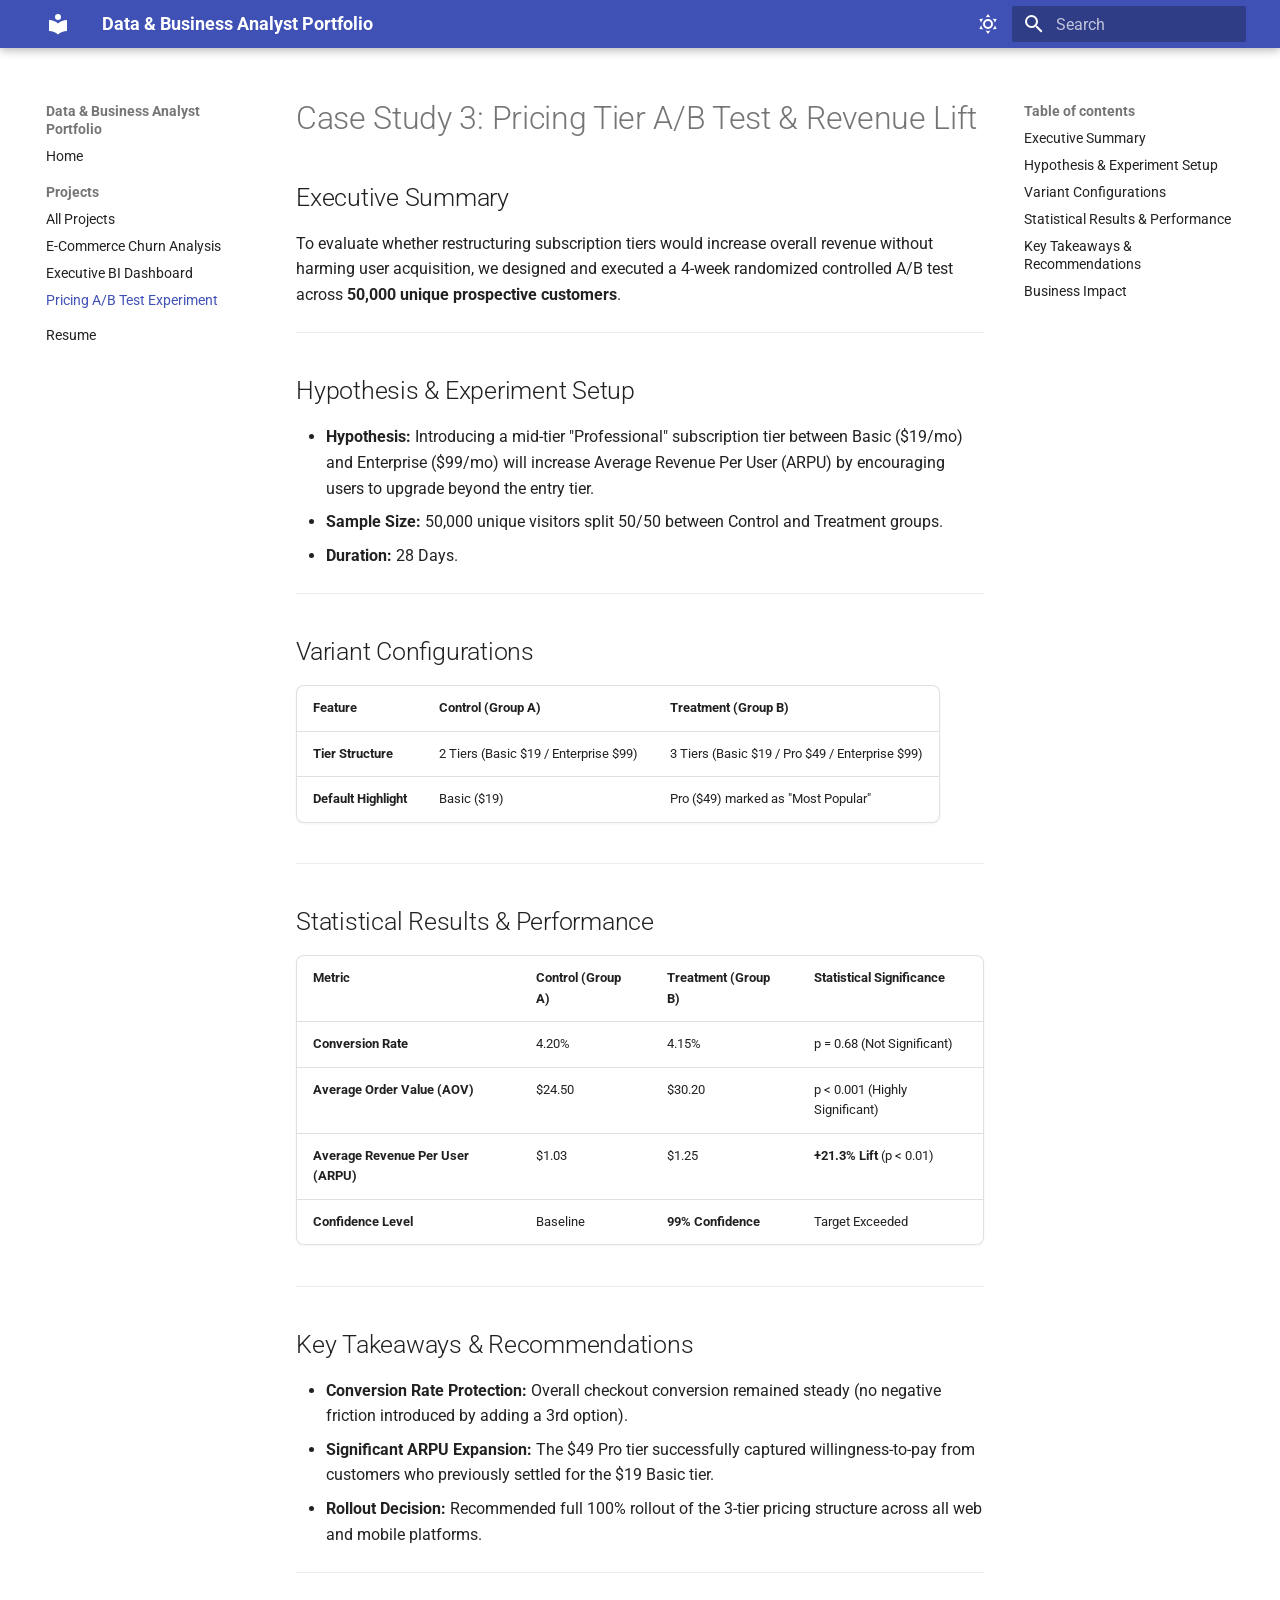
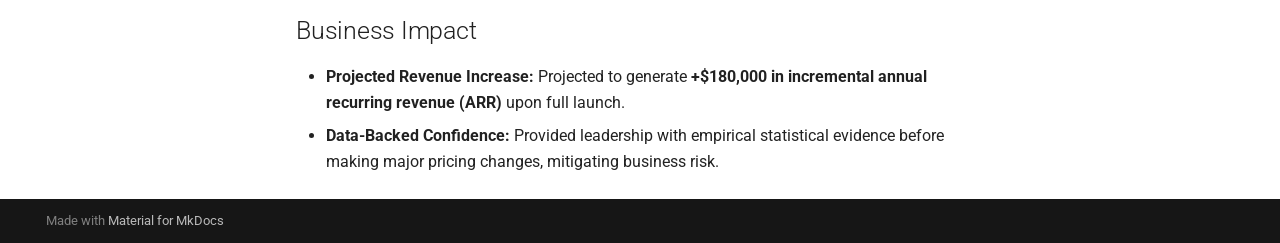
<file: projects/pricing-ab-test/index.html>
<!doctype html>
<html lang="en" class="no-js">
  <head>
    
      <meta charset="utf-8">
      <meta name="viewport" content="width=device-width,initial-scale=1">
      
        <meta name="description" content="Portfolio showcasing data-driven business impact, analytics case studies, BI dashboards, and experimentation stories.">
      
      
        <meta name="author" content="Data Analyst">
      
      
      
        <link rel="prev" href="../executive-bi/">
      
      
        <link rel="next" href="../../resume/">
      
      
        
      
      
      <link rel="icon" href="../../assets/images/favicon.png">
      <meta name="generator" content="mkdocs-1.6.1, mkdocs-material-9.7.7">
    
    
      
        <title>Subscription Pricing Tier A/B Test & Revenue Lift - Data & Business Analyst Portfolio</title>
      
    
    
      <link rel="stylesheet" href="../../assets/stylesheets/main.ec1eaa64.min.css">
      
        
        <link rel="stylesheet" href="../../assets/stylesheets/palette.ab4e12ef.min.css">
      
      


    
    
      
    
    
      
        
        
        <link rel="preconnect" href="https://fonts.gstatic.com" crossorigin>
        <link rel="stylesheet" href="https://fonts.googleapis.com/css?family=Roboto:300,300i,400,400i,700,700i%7CRoboto+Mono:400,400i,700,700i&display=fallback">
        <style>:root{--md-text-font:"Roboto";--md-code-font:"Roboto Mono"}</style>
      
    
    
      <link rel="stylesheet" href="../../stylesheets/extra.css">
    
    <script>__md_scope=new URL("../..",location),__md_hash=e=>[...e].reduce(((e,_)=>(e<<5)-e+_.charCodeAt(0)),0),__md_get=(e,_=localStorage,t=__md_scope)=>JSON.parse(_.getItem(t.pathname+"."+e)),__md_set=(e,_,t=localStorage,a=__md_scope)=>{try{t.setItem(a.pathname+"."+e,JSON.stringify(_))}catch(e){}}</script>
    
      

    
    
  </head>
  
  
    
    
      
    
    
    
    
    <body dir="ltr" data-md-color-scheme="default" data-md-color-primary="indigo" data-md-color-accent="teal">
  
    
    <input class="md-toggle" data-md-toggle="drawer" type="checkbox" id="__drawer" autocomplete="off">
    <input class="md-toggle" data-md-toggle="search" type="checkbox" id="__search" autocomplete="off">
    <label class="md-overlay" for="__drawer"></label>
    <div data-md-component="skip">
      
        
        <a href="#case-study-3-pricing-tier-ab-test-revenue-lift" class="md-skip">
          Skip to content
        </a>
      
    </div>
    <div data-md-component="announce">
      
    </div>
    
    
      

  

<header class="md-header md-header--shadow" data-md-component="header">
  <nav class="md-header__inner md-grid" aria-label="Header">
    <a href="../.." title="Data &amp; Business Analyst Portfolio" class="md-header__button md-logo" aria-label="Data & Business Analyst Portfolio" data-md-component="logo">
      
  
  <svg xmlns="http://www.w3.org/2000/svg" viewBox="0 0 24 24"><path d="M12 8a3 3 0 0 0 3-3 3 3 0 0 0-3-3 3 3 0 0 0-3 3 3 3 0 0 0 3 3m0 3.54C9.64 9.35 6.5 8 3 8v11c3.5 0 6.64 1.35 9 3.54 2.36-2.19 5.5-3.54 9-3.54V8c-3.5 0-6.64 1.35-9 3.54"/></svg>

    </a>
    <label class="md-header__button md-icon" for="__drawer">
      
      <svg xmlns="http://www.w3.org/2000/svg" viewBox="0 0 24 24"><path d="M3 6h18v2H3zm0 5h18v2H3zm0 5h18v2H3z"/></svg>
    </label>
    <div class="md-header__title" data-md-component="header-title">
      <div class="md-header__ellipsis">
        <div class="md-header__topic">
          <span class="md-ellipsis">
            Data & Business Analyst Portfolio
          </span>
        </div>
        <div class="md-header__topic" data-md-component="header-topic">
          <span class="md-ellipsis">
            
              Subscription Pricing Tier A/B Test & Revenue Lift
            
          </span>
        </div>
      </div>
    </div>
    
      
        <form class="md-header__option" data-md-component="palette">
  
    
    
    
    <input class="md-option" data-md-color-media="" data-md-color-scheme="default" data-md-color-primary="indigo" data-md-color-accent="teal"  aria-label="Switch to dark mode"  type="radio" name="__palette" id="__palette_0">
    
      <label class="md-header__button md-icon" title="Switch to dark mode" for="__palette_1" hidden>
        <svg xmlns="http://www.w3.org/2000/svg" viewBox="0 0 24 24"><path d="M12 7a5 5 0 0 1 5 5 5 5 0 0 1-5 5 5 5 0 0 1-5-5 5 5 0 0 1 5-5m0 2a3 3 0 0 0-3 3 3 3 0 0 0 3 3 3 3 0 0 0 3-3 3 3 0 0 0-3-3m0-7 2.39 3.42C13.65 5.15 12.84 5 12 5s-1.65.15-2.39.42zM3.34 7l4.16-.35A7.2 7.2 0 0 0 5.94 8.5c-.44.74-.69 1.5-.83 2.29zm.02 10 1.76-3.77a7.131 7.131 0 0 0 2.38 4.14zM20.65 7l-1.77 3.79a7.02 7.02 0 0 0-2.38-4.15zm-.01 10-4.14.36c.59-.51 1.12-1.14 1.54-1.86.42-.73.69-1.5.83-2.29zM12 22l-2.41-3.44c.74.27 1.55.44 2.41.44.82 0 1.63-.17 2.37-.44z"/></svg>
      </label>
    
  
    
    
    
    <input class="md-option" data-md-color-media="" data-md-color-scheme="slate" data-md-color-primary="indigo" data-md-color-accent="teal"  aria-label="Switch to light mode"  type="radio" name="__palette" id="__palette_1">
    
      <label class="md-header__button md-icon" title="Switch to light mode" for="__palette_0" hidden>
        <svg xmlns="http://www.w3.org/2000/svg" viewBox="0 0 24 24"><path d="m17.75 4.09-2.53 1.94.91 3.06-2.63-1.81-2.63 1.81.91-3.06-2.53-1.94L12.44 4l1.06-3 1.06 3zm3.5 6.91-1.64 1.25.59 1.98-1.7-1.17-1.7 1.17.59-1.98L15.75 11l2.06-.05L18.5 9l.69 1.95zm-2.28 4.95c.83-.08 1.72 1.1 1.19 1.85-.32.45-.66.87-1.08 1.27C15.17 23 8.84 23 4.94 19.07c-3.91-3.9-3.91-10.24 0-14.14.4-.4.82-.76 1.27-1.08.75-.53 1.93.36 1.85 1.19-.27 2.86.69 5.83 2.89 8.02a9.96 9.96 0 0 0 8.02 2.89m-1.64 2.02a12.08 12.08 0 0 1-7.8-3.47c-2.17-2.19-3.33-5-3.49-7.82-2.81 3.14-2.7 7.96.31 10.98 3.02 3.01 7.84 3.12 10.98.31"/></svg>
      </label>
    
  
</form>
      
    
    
      <script>var palette=__md_get("__palette");if(palette&&palette.color){if("(prefers-color-scheme)"===palette.color.media){var media=matchMedia("(prefers-color-scheme: light)"),input=document.querySelector(media.matches?"[data-md-color-media='(prefers-color-scheme: light)']":"[data-md-color-media='(prefers-color-scheme: dark)']");palette.color.media=input.getAttribute("data-md-color-media"),palette.color.scheme=input.getAttribute("data-md-color-scheme"),palette.color.primary=input.getAttribute("data-md-color-primary"),palette.color.accent=input.getAttribute("data-md-color-accent")}for(var[key,value]of Object.entries(palette.color))document.body.setAttribute("data-md-color-"+key,value)}</script>
    
    
    
      
      
        <label class="md-header__button md-icon" for="__search">
          
          <svg xmlns="http://www.w3.org/2000/svg" viewBox="0 0 24 24"><path d="M9.5 3A6.5 6.5 0 0 1 16 9.5c0 1.61-.59 3.09-1.56 4.23l.27.27h.79l5 5-1.5 1.5-5-5v-.79l-.27-.27A6.52 6.52 0 0 1 9.5 16 6.5 6.5 0 0 1 3 9.5 6.5 6.5 0 0 1 9.5 3m0 2C7 5 5 7 5 9.5S7 14 9.5 14 14 12 14 9.5 12 5 9.5 5"/></svg>
        </label>
        <div class="md-search" data-md-component="search" role="dialog">
  <label class="md-search__overlay" for="__search"></label>
  <div class="md-search__inner" role="search">
    <form class="md-search__form" name="search">
      <input type="text" class="md-search__input" name="query" aria-label="Search" placeholder="Search" autocapitalize="off" autocorrect="off" autocomplete="off" spellcheck="false" data-md-component="search-query" required>
      <label class="md-search__icon md-icon" for="__search">
        
        <svg xmlns="http://www.w3.org/2000/svg" viewBox="0 0 24 24"><path d="M9.5 3A6.5 6.5 0 0 1 16 9.5c0 1.61-.59 3.09-1.56 4.23l.27.27h.79l5 5-1.5 1.5-5-5v-.79l-.27-.27A6.52 6.52 0 0 1 9.5 16 6.5 6.5 0 0 1 3 9.5 6.5 6.5 0 0 1 9.5 3m0 2C7 5 5 7 5 9.5S7 14 9.5 14 14 12 14 9.5 12 5 9.5 5"/></svg>
        
        <svg xmlns="http://www.w3.org/2000/svg" viewBox="0 0 24 24"><path d="M20 11v2H8l5.5 5.5-1.42 1.42L4.16 12l7.92-7.92L13.5 5.5 8 11z"/></svg>
      </label>
      <nav class="md-search__options" aria-label="Search">
        
        <button type="reset" class="md-search__icon md-icon" title="Clear" aria-label="Clear" tabindex="-1">
          
          <svg xmlns="http://www.w3.org/2000/svg" viewBox="0 0 24 24"><path d="M19 6.41 17.59 5 12 10.59 6.41 5 5 6.41 10.59 12 5 17.59 6.41 19 12 13.41 17.59 19 19 17.59 13.41 12z"/></svg>
        </button>
      </nav>
      
        <div class="md-search__suggest" data-md-component="search-suggest"></div>
      
    </form>
    <div class="md-search__output">
      <div class="md-search__scrollwrap" tabindex="0" data-md-scrollfix>
        <div class="md-search-result" data-md-component="search-result">
          <div class="md-search-result__meta">
            Initializing search
          </div>
          <ol class="md-search-result__list" role="presentation"></ol>
        </div>
      </div>
    </div>
  </div>
</div>
      
    
    
  </nav>
  
</header>
    
    <div class="md-container" data-md-component="container">
      
      
        
          
        
      
      <main class="md-main" data-md-component="main">
        <div class="md-main__inner md-grid">
          
            
              
              <div class="md-sidebar md-sidebar--primary" data-md-component="sidebar" data-md-type="navigation" >
                <div class="md-sidebar__scrollwrap">
                  <div class="md-sidebar__inner">
                    



<nav class="md-nav md-nav--primary" aria-label="Navigation" data-md-level="0">
  <label class="md-nav__title" for="__drawer">
    <a href="../.." title="Data &amp; Business Analyst Portfolio" class="md-nav__button md-logo" aria-label="Data & Business Analyst Portfolio" data-md-component="logo">
      
  
  <svg xmlns="http://www.w3.org/2000/svg" viewBox="0 0 24 24"><path d="M12 8a3 3 0 0 0 3-3 3 3 0 0 0-3-3 3 3 0 0 0-3 3 3 3 0 0 0 3 3m0 3.54C9.64 9.35 6.5 8 3 8v11c3.5 0 6.64 1.35 9 3.54 2.36-2.19 5.5-3.54 9-3.54V8c-3.5 0-6.64 1.35-9 3.54"/></svg>

    </a>
    Data & Business Analyst Portfolio
  </label>
  
  <ul class="md-nav__list" data-md-scrollfix>
    
      
      
  
  
  
  
    <li class="md-nav__item">
      <a href="../.." class="md-nav__link">
        
  
  
  <span class="md-ellipsis">
    
  
    Home
  

    
  </span>
  
  

      </a>
    </li>
  

    
      
      
  
  
    
  
  
  
    
    
    
    
      
        
        
      
    
    
    <li class="md-nav__item md-nav__item--active md-nav__item--section md-nav__item--nested">
      
        
        
        <input class="md-nav__toggle md-toggle " type="checkbox" id="__nav_2" checked>
        
          
          <label class="md-nav__link" for="__nav_2" id="__nav_2_label" tabindex="">
            
  
  
  <span class="md-ellipsis">
    
  
    Projects
  

    
  </span>
  
  

            <span class="md-nav__icon md-icon"></span>
          </label>
        
        <nav class="md-nav" data-md-level="1" aria-labelledby="__nav_2_label" aria-expanded="true">
          <label class="md-nav__title" for="__nav_2">
            <span class="md-nav__icon md-icon"></span>
            
  
    Projects
  

          </label>
          <ul class="md-nav__list" data-md-scrollfix>
            
              
                
  
  
  
  
    <li class="md-nav__item">
      <a href="../" class="md-nav__link">
        
  
  
  <span class="md-ellipsis">
    
  
    All Projects
  

    
  </span>
  
  

      </a>
    </li>
  

              
            
              
                
  
  
  
  
    <li class="md-nav__item">
      <a href="../ecommerce-churn/" class="md-nav__link">
        
  
  
  <span class="md-ellipsis">
    
  
    E-Commerce Churn Analysis
  

    
  </span>
  
  

      </a>
    </li>
  

              
            
              
                
  
  
  
  
    <li class="md-nav__item">
      <a href="../executive-bi/" class="md-nav__link">
        
  
  
  <span class="md-ellipsis">
    
  
    Executive BI Dashboard
  

    
  </span>
  
  

      </a>
    </li>
  

              
            
              
                
  
  
    
  
  
  
    <li class="md-nav__item md-nav__item--active">
      
      <input class="md-nav__toggle md-toggle" type="checkbox" id="__toc">
      
      
        
      
      
        <label class="md-nav__link md-nav__link--active" for="__toc">
          
  
  
  <span class="md-ellipsis">
    
  
    Pricing A/B Test Experiment
  

    
  </span>
  
  

          <span class="md-nav__icon md-icon"></span>
        </label>
      
      <a href="./" class="md-nav__link md-nav__link--active">
        
  
  
  <span class="md-ellipsis">
    
  
    Pricing A/B Test Experiment
  

    
  </span>
  
  

      </a>
      
        

<nav class="md-nav md-nav--secondary" aria-label="Table of contents">
  
  
  
    
  
  
    <label class="md-nav__title" for="__toc">
      <span class="md-nav__icon md-icon"></span>
      Table of contents
    </label>
    <ul class="md-nav__list" data-md-component="toc" data-md-scrollfix>
      
        <li class="md-nav__item">
  <a href="#executive-summary" class="md-nav__link">
    <span class="md-ellipsis">
      
        Executive Summary
      
    </span>
  </a>
  
</li>
      
        <li class="md-nav__item">
  <a href="#hypothesis-experiment-setup" class="md-nav__link">
    <span class="md-ellipsis">
      
        Hypothesis &amp; Experiment Setup
      
    </span>
  </a>
  
</li>
      
        <li class="md-nav__item">
  <a href="#variant-configurations" class="md-nav__link">
    <span class="md-ellipsis">
      
        Variant Configurations
      
    </span>
  </a>
  
</li>
      
        <li class="md-nav__item">
  <a href="#statistical-results-performance" class="md-nav__link">
    <span class="md-ellipsis">
      
        Statistical Results &amp; Performance
      
    </span>
  </a>
  
</li>
      
        <li class="md-nav__item">
  <a href="#key-takeaways-recommendations" class="md-nav__link">
    <span class="md-ellipsis">
      
        Key Takeaways &amp; Recommendations
      
    </span>
  </a>
  
</li>
      
        <li class="md-nav__item">
  <a href="#business-impact" class="md-nav__link">
    <span class="md-ellipsis">
      
        Business Impact
      
    </span>
  </a>
  
</li>
      
    </ul>
  
</nav>
      
    </li>
  

              
            
          </ul>
        </nav>
      
    </li>
  

    
      
      
  
  
  
  
    <li class="md-nav__item">
      <a href="../../resume/" class="md-nav__link">
        
  
  
  <span class="md-ellipsis">
    
  
    Resume
  

    
  </span>
  
  

      </a>
    </li>
  

    
  </ul>
</nav>
                  </div>
                </div>
              </div>
            
            
              
              <div class="md-sidebar md-sidebar--secondary" data-md-component="sidebar" data-md-type="toc" >
                <div class="md-sidebar__scrollwrap">
                  <div class="md-sidebar__inner">
                    

<nav class="md-nav md-nav--secondary" aria-label="Table of contents">
  
  
  
    
  
  
    <label class="md-nav__title" for="__toc">
      <span class="md-nav__icon md-icon"></span>
      Table of contents
    </label>
    <ul class="md-nav__list" data-md-component="toc" data-md-scrollfix>
      
        <li class="md-nav__item">
  <a href="#executive-summary" class="md-nav__link">
    <span class="md-ellipsis">
      
        Executive Summary
      
    </span>
  </a>
  
</li>
      
        <li class="md-nav__item">
  <a href="#hypothesis-experiment-setup" class="md-nav__link">
    <span class="md-ellipsis">
      
        Hypothesis &amp; Experiment Setup
      
    </span>
  </a>
  
</li>
      
        <li class="md-nav__item">
  <a href="#variant-configurations" class="md-nav__link">
    <span class="md-ellipsis">
      
        Variant Configurations
      
    </span>
  </a>
  
</li>
      
        <li class="md-nav__item">
  <a href="#statistical-results-performance" class="md-nav__link">
    <span class="md-ellipsis">
      
        Statistical Results &amp; Performance
      
    </span>
  </a>
  
</li>
      
        <li class="md-nav__item">
  <a href="#key-takeaways-recommendations" class="md-nav__link">
    <span class="md-ellipsis">
      
        Key Takeaways &amp; Recommendations
      
    </span>
  </a>
  
</li>
      
        <li class="md-nav__item">
  <a href="#business-impact" class="md-nav__link">
    <span class="md-ellipsis">
      
        Business Impact
      
    </span>
  </a>
  
</li>
      
    </ul>
  
</nav>
                  </div>
                </div>
              </div>
            
          
          
            <div class="md-content" data-md-component="content">
              
              <article class="md-content__inner md-typeset">
                
                  



<h1 id="case-study-3-pricing-tier-ab-test-revenue-lift">Case Study 3: Pricing Tier A/B Test &amp; Revenue Lift</h1>
<h2 id="executive-summary">Executive Summary</h2>
<p>To evaluate whether restructuring subscription tiers would increase overall revenue without harming user acquisition, we designed and executed a 4-week randomized controlled A/B test across <strong>50,000 unique prospective customers</strong>.</p>
<hr />
<h2 id="hypothesis-experiment-setup">Hypothesis &amp; Experiment Setup</h2>
<ul>
<li><strong>Hypothesis:</strong> Introducing a mid-tier "Professional" subscription tier between Basic ($19/mo) and Enterprise ($99/mo) will increase Average Revenue Per User (ARPU) by encouraging users to upgrade beyond the entry tier.</li>
<li><strong>Sample Size:</strong> 50,000 unique visitors split 50/50 between Control and Treatment groups.</li>
<li><strong>Duration:</strong> 28 Days.</li>
</ul>
<hr />
<h2 id="variant-configurations">Variant Configurations</h2>
<table>
<thead>
<tr>
<th style="text-align: left;">Feature</th>
<th style="text-align: left;">Control (Group A)</th>
<th style="text-align: left;">Treatment (Group B)</th>
</tr>
</thead>
<tbody>
<tr>
<td style="text-align: left;"><strong>Tier Structure</strong></td>
<td style="text-align: left;">2 Tiers (Basic $19 / Enterprise $99)</td>
<td style="text-align: left;">3 Tiers (Basic $19 / Pro $49 / Enterprise $99)</td>
</tr>
<tr>
<td style="text-align: left;"><strong>Default Highlight</strong></td>
<td style="text-align: left;">Basic ($19)</td>
<td style="text-align: left;">Pro ($49) marked as "Most Popular"</td>
</tr>
</tbody>
</table>
<hr />
<h2 id="statistical-results-performance">Statistical Results &amp; Performance</h2>
<table>
<thead>
<tr>
<th style="text-align: left;">Metric</th>
<th style="text-align: left;">Control (Group A)</th>
<th style="text-align: left;">Treatment (Group B)</th>
<th style="text-align: left;">Statistical Significance</th>
</tr>
</thead>
<tbody>
<tr>
<td style="text-align: left;"><strong>Conversion Rate</strong></td>
<td style="text-align: left;">4.20%</td>
<td style="text-align: left;">4.15%</td>
<td style="text-align: left;">p = 0.68 (Not Significant)</td>
</tr>
<tr>
<td style="text-align: left;"><strong>Average Order Value (AOV)</strong></td>
<td style="text-align: left;">$24.50</td>
<td style="text-align: left;">$30.20</td>
<td style="text-align: left;">p &lt; 0.001 (Highly Significant)</td>
</tr>
<tr>
<td style="text-align: left;"><strong>Average Revenue Per User (ARPU)</strong></td>
<td style="text-align: left;">$1.03</td>
<td style="text-align: left;">$1.25</td>
<td style="text-align: left;"><strong>+21.3% Lift</strong> (p &lt; 0.01)</td>
</tr>
<tr>
<td style="text-align: left;"><strong>Confidence Level</strong></td>
<td style="text-align: left;">Baseline</td>
<td style="text-align: left;"><strong>99% Confidence</strong></td>
<td style="text-align: left;">Target Exceeded</td>
</tr>
</tbody>
</table>
<hr />
<h2 id="key-takeaways-recommendations">Key Takeaways &amp; Recommendations</h2>
<ul>
<li><strong>Conversion Rate Protection:</strong> Overall checkout conversion remained steady (no negative friction introduced by adding a 3rd option).</li>
<li><strong>Significant ARPU Expansion:</strong> The $49 Pro tier successfully captured willingness-to-pay from customers who previously settled for the $19 Basic tier.</li>
<li><strong>Rollout Decision:</strong> Recommended full 100% rollout of the 3-tier pricing structure across all web and mobile platforms.</li>
</ul>
<hr />
<h2 id="business-impact">Business Impact</h2>
<ul>
<li><strong>Projected Revenue Increase:</strong> Projected to generate <strong>+$180,000 in incremental annual recurring revenue (ARR)</strong> upon full launch.</li>
<li><strong>Data-Backed Confidence:</strong> Provided leadership with empirical statistical evidence before making major pricing changes, mitigating business risk.</li>
</ul>







  
  






                
              </article>
            </div>
          
          
<script>var target=document.getElementById(location.hash.slice(1));target&&target.name&&(target.checked=target.name.startsWith("__tabbed_"))</script>
        </div>
        
          <button type="button" class="md-top md-icon" data-md-component="top" hidden>
  
  <svg xmlns="http://www.w3.org/2000/svg" viewBox="0 0 24 24"><path d="M13 20h-2V8l-5.5 5.5-1.42-1.42L12 4.16l7.92 7.92-1.42 1.42L13 8z"/></svg>
  Back to top
</button>
        
      </main>
      
        <footer class="md-footer">
  
  <div class="md-footer-meta md-typeset">
    <div class="md-footer-meta__inner md-grid">
      <div class="md-copyright">
  
  
    Made with
    <a href="https://squidfunk.github.io/mkdocs-material/" target="_blank" rel="noopener">
      Material for MkDocs
    </a>
  
</div>
      
    </div>
  </div>
</footer>
      
    </div>
    <div class="md-dialog" data-md-component="dialog">
      <div class="md-dialog__inner md-typeset"></div>
    </div>
    
    
    
      
      
      <script id="__config" type="application/json">{"annotate": null, "base": "../..", "features": ["navigation.instant", "navigation.tracking", "navigation.sections", "navigation.expand", "navigation.top", "search.suggest", "search.highlight", "content.code.copy"], "search": "../../assets/javascripts/workers/search.2c215733.min.js", "tags": null, "translations": {"clipboard.copied": "Copied to clipboard", "clipboard.copy": "Copy to clipboard", "search.result.more.one": "1 more on this page", "search.result.more.other": "# more on this page", "search.result.none": "No matching documents", "search.result.one": "1 matching document", "search.result.other": "# matching documents", "search.result.placeholder": "Type to start searching", "search.result.term.missing": "Missing", "select.version": "Select version"}, "version": null}</script>
    
    
      <script src="../../assets/javascripts/bundle.d7400e89.min.js"></script>
      
    
  </body>
</html>
</file>
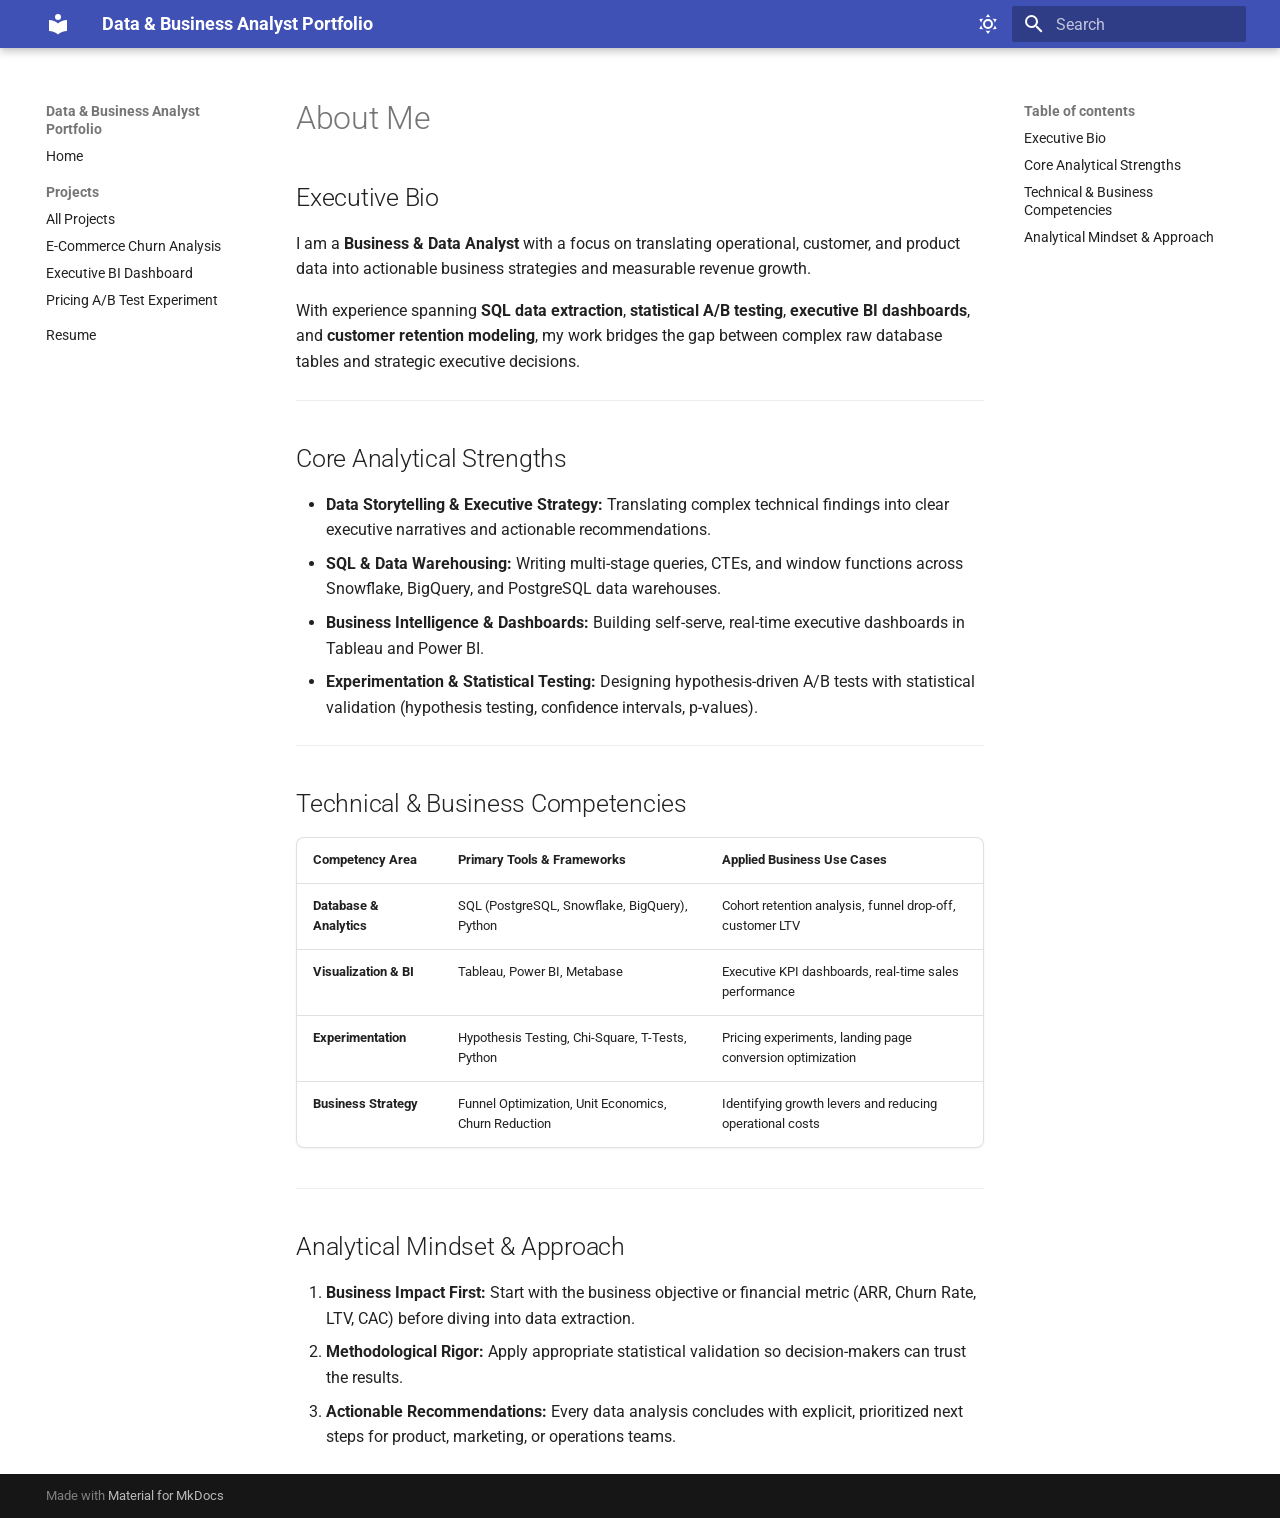
<file: site/about/index.html>
<!doctype html>
<html lang="en" class="no-js">
  <head>
    
      <meta charset="utf-8">
      <meta name="viewport" content="width=device-width,initial-scale=1">
      
        <meta name="description" content="Portfolio showcasing data-driven business impact, analytics case studies, BI dashboards, and experimentation stories.">
      
      
        <meta name="author" content="Data Analyst">
      
      
      
      
      
        
      
      
      <link rel="icon" href="../assets/images/favicon.png">
      <meta name="generator" content="mkdocs-1.6.1, mkdocs-material-9.7.7">
    
    
      
        <title>About Me - Data & Business Analyst Portfolio</title>
      
    
    
      <link rel="stylesheet" href="../assets/stylesheets/main.ec1eaa64.min.css">
      
        
        <link rel="stylesheet" href="../assets/stylesheets/palette.ab4e12ef.min.css">
      
      


    
    
      
    
    
      
        
        
        <link rel="preconnect" href="https://fonts.gstatic.com" crossorigin>
        <link rel="stylesheet" href="https://fonts.googleapis.com/css?family=Roboto:300,300i,400,400i,700,700i%7CRoboto+Mono:400,400i,700,700i&display=fallback">
        <style>:root{--md-text-font:"Roboto";--md-code-font:"Roboto Mono"}</style>
      
    
    
      <link rel="stylesheet" href="../stylesheets/extra.css">
    
    <script>__md_scope=new URL("..",location),__md_hash=e=>[...e].reduce(((e,_)=>(e<<5)-e+_.charCodeAt(0)),0),__md_get=(e,_=localStorage,t=__md_scope)=>JSON.parse(_.getItem(t.pathname+"."+e)),__md_set=(e,_,t=localStorage,a=__md_scope)=>{try{t.setItem(a.pathname+"."+e,JSON.stringify(_))}catch(e){}}</script>
    
      

    
    
  </head>
  
  
    
    
      
    
    
    
    
    <body dir="ltr" data-md-color-scheme="default" data-md-color-primary="indigo" data-md-color-accent="teal">
  
    
    <input class="md-toggle" data-md-toggle="drawer" type="checkbox" id="__drawer" autocomplete="off">
    <input class="md-toggle" data-md-toggle="search" type="checkbox" id="__search" autocomplete="off">
    <label class="md-overlay" for="__drawer"></label>
    <div data-md-component="skip">
      
        
        <a href="#about-me" class="md-skip">
          Skip to content
        </a>
      
    </div>
    <div data-md-component="announce">
      
    </div>
    
    
      

  

<header class="md-header md-header--shadow" data-md-component="header">
  <nav class="md-header__inner md-grid" aria-label="Header">
    <a href=".." title="Data &amp; Business Analyst Portfolio" class="md-header__button md-logo" aria-label="Data & Business Analyst Portfolio" data-md-component="logo">
      
  
  <svg xmlns="http://www.w3.org/2000/svg" viewBox="0 0 24 24"><path d="M12 8a3 3 0 0 0 3-3 3 3 0 0 0-3-3 3 3 0 0 0-3 3 3 3 0 0 0 3 3m0 3.54C9.64 9.35 6.5 8 3 8v11c3.5 0 6.64 1.35 9 3.54 2.36-2.19 5.5-3.54 9-3.54V8c-3.5 0-6.64 1.35-9 3.54"/></svg>

    </a>
    <label class="md-header__button md-icon" for="__drawer">
      
      <svg xmlns="http://www.w3.org/2000/svg" viewBox="0 0 24 24"><path d="M3 6h18v2H3zm0 5h18v2H3zm0 5h18v2H3z"/></svg>
    </label>
    <div class="md-header__title" data-md-component="header-title">
      <div class="md-header__ellipsis">
        <div class="md-header__topic">
          <span class="md-ellipsis">
            Data & Business Analyst Portfolio
          </span>
        </div>
        <div class="md-header__topic" data-md-component="header-topic">
          <span class="md-ellipsis">
            
              About Me
            
          </span>
        </div>
      </div>
    </div>
    
      
        <form class="md-header__option" data-md-component="palette">
  
    
    
    
    <input class="md-option" data-md-color-media="" data-md-color-scheme="default" data-md-color-primary="indigo" data-md-color-accent="teal"  aria-label="Switch to dark mode"  type="radio" name="__palette" id="__palette_0">
    
      <label class="md-header__button md-icon" title="Switch to dark mode" for="__palette_1" hidden>
        <svg xmlns="http://www.w3.org/2000/svg" viewBox="0 0 24 24"><path d="M12 7a5 5 0 0 1 5 5 5 5 0 0 1-5 5 5 5 0 0 1-5-5 5 5 0 0 1 5-5m0 2a3 3 0 0 0-3 3 3 3 0 0 0 3 3 3 3 0 0 0 3-3 3 3 0 0 0-3-3m0-7 2.39 3.42C13.65 5.15 12.84 5 12 5s-1.65.15-2.39.42zM3.34 7l4.16-.35A7.2 7.2 0 0 0 5.94 8.5c-.44.74-.69 1.5-.83 2.29zm.02 10 1.76-3.77a7.131 7.131 0 0 0 2.38 4.14zM20.65 7l-1.77 3.79a7.02 7.02 0 0 0-2.38-4.15zm-.01 10-4.14.36c.59-.51 1.12-1.14 1.54-1.86.42-.73.69-1.5.83-2.29zM12 22l-2.41-3.44c.74.27 1.55.44 2.41.44.82 0 1.63-.17 2.37-.44z"/></svg>
      </label>
    
  
    
    
    
    <input class="md-option" data-md-color-media="" data-md-color-scheme="slate" data-md-color-primary="indigo" data-md-color-accent="teal"  aria-label="Switch to light mode"  type="radio" name="__palette" id="__palette_1">
    
      <label class="md-header__button md-icon" title="Switch to light mode" for="__palette_0" hidden>
        <svg xmlns="http://www.w3.org/2000/svg" viewBox="0 0 24 24"><path d="m17.75 4.09-2.53 1.94.91 3.06-2.63-1.81-2.63 1.81.91-3.06-2.53-1.94L12.44 4l1.06-3 1.06 3zm3.5 6.91-1.64 1.25.59 1.98-1.7-1.17-1.7 1.17.59-1.98L15.75 11l2.06-.05L18.5 9l.69 1.95zm-2.28 4.95c.83-.08 1.72 1.1 1.19 1.85-.32.45-.66.87-1.08 1.27C15.17 23 8.84 23 4.94 19.07c-3.91-3.9-3.91-10.24 0-14.14.4-.4.82-.76 1.27-1.08.75-.53 1.93.36 1.85 1.19-.27 2.86.69 5.83 2.89 8.02a9.96 9.96 0 0 0 8.02 2.89m-1.64 2.02a12.08 12.08 0 0 1-7.8-3.47c-2.17-2.19-3.33-5-3.49-7.82-2.81 3.14-2.7 7.96.31 10.98 3.02 3.01 7.84 3.12 10.98.31"/></svg>
      </label>
    
  
</form>
      
    
    
      <script>var palette=__md_get("__palette");if(palette&&palette.color){if("(prefers-color-scheme)"===palette.color.media){var media=matchMedia("(prefers-color-scheme: light)"),input=document.querySelector(media.matches?"[data-md-color-media='(prefers-color-scheme: light)']":"[data-md-color-media='(prefers-color-scheme: dark)']");palette.color.media=input.getAttribute("data-md-color-media"),palette.color.scheme=input.getAttribute("data-md-color-scheme"),palette.color.primary=input.getAttribute("data-md-color-primary"),palette.color.accent=input.getAttribute("data-md-color-accent")}for(var[key,value]of Object.entries(palette.color))document.body.setAttribute("data-md-color-"+key,value)}</script>
    
    
    
      
      
        <label class="md-header__button md-icon" for="__search">
          
          <svg xmlns="http://www.w3.org/2000/svg" viewBox="0 0 24 24"><path d="M9.5 3A6.5 6.5 0 0 1 16 9.5c0 1.61-.59 3.09-1.56 4.23l.27.27h.79l5 5-1.5 1.5-5-5v-.79l-.27-.27A6.52 6.52 0 0 1 9.5 16 6.5 6.5 0 0 1 3 9.5 6.5 6.5 0 0 1 9.5 3m0 2C7 5 5 7 5 9.5S7 14 9.5 14 14 12 14 9.5 12 5 9.5 5"/></svg>
        </label>
        <div class="md-search" data-md-component="search" role="dialog">
  <label class="md-search__overlay" for="__search"></label>
  <div class="md-search__inner" role="search">
    <form class="md-search__form" name="search">
      <input type="text" class="md-search__input" name="query" aria-label="Search" placeholder="Search" autocapitalize="off" autocorrect="off" autocomplete="off" spellcheck="false" data-md-component="search-query" required>
      <label class="md-search__icon md-icon" for="__search">
        
        <svg xmlns="http://www.w3.org/2000/svg" viewBox="0 0 24 24"><path d="M9.5 3A6.5 6.5 0 0 1 16 9.5c0 1.61-.59 3.09-1.56 4.23l.27.27h.79l5 5-1.5 1.5-5-5v-.79l-.27-.27A6.52 6.52 0 0 1 9.5 16 6.5 6.5 0 0 1 3 9.5 6.5 6.5 0 0 1 9.5 3m0 2C7 5 5 7 5 9.5S7 14 9.5 14 14 12 14 9.5 12 5 9.5 5"/></svg>
        
        <svg xmlns="http://www.w3.org/2000/svg" viewBox="0 0 24 24"><path d="M20 11v2H8l5.5 5.5-1.42 1.42L4.16 12l7.92-7.92L13.5 5.5 8 11z"/></svg>
      </label>
      <nav class="md-search__options" aria-label="Search">
        
        <button type="reset" class="md-search__icon md-icon" title="Clear" aria-label="Clear" tabindex="-1">
          
          <svg xmlns="http://www.w3.org/2000/svg" viewBox="0 0 24 24"><path d="M19 6.41 17.59 5 12 10.59 6.41 5 5 6.41 10.59 12 5 17.59 6.41 19 12 13.41 17.59 19 19 17.59 13.41 12z"/></svg>
        </button>
      </nav>
      
        <div class="md-search__suggest" data-md-component="search-suggest"></div>
      
    </form>
    <div class="md-search__output">
      <div class="md-search__scrollwrap" tabindex="0" data-md-scrollfix>
        <div class="md-search-result" data-md-component="search-result">
          <div class="md-search-result__meta">
            Initializing search
          </div>
          <ol class="md-search-result__list" role="presentation"></ol>
        </div>
      </div>
    </div>
  </div>
</div>
      
    
    
  </nav>
  
</header>
    
    <div class="md-container" data-md-component="container">
      
      
        
          
        
      
      <main class="md-main" data-md-component="main">
        <div class="md-main__inner md-grid">
          
            
              
              <div class="md-sidebar md-sidebar--primary" data-md-component="sidebar" data-md-type="navigation" >
                <div class="md-sidebar__scrollwrap">
                  <div class="md-sidebar__inner">
                    



<nav class="md-nav md-nav--primary" aria-label="Navigation" data-md-level="0">
  <label class="md-nav__title" for="__drawer">
    <a href=".." title="Data &amp; Business Analyst Portfolio" class="md-nav__button md-logo" aria-label="Data & Business Analyst Portfolio" data-md-component="logo">
      
  
  <svg xmlns="http://www.w3.org/2000/svg" viewBox="0 0 24 24"><path d="M12 8a3 3 0 0 0 3-3 3 3 0 0 0-3-3 3 3 0 0 0-3 3 3 3 0 0 0 3 3m0 3.54C9.64 9.35 6.5 8 3 8v11c3.5 0 6.64 1.35 9 3.54 2.36-2.19 5.5-3.54 9-3.54V8c-3.5 0-6.64 1.35-9 3.54"/></svg>

    </a>
    Data & Business Analyst Portfolio
  </label>
  
  <ul class="md-nav__list" data-md-scrollfix>
    
      
      
  
  
  
  
    <li class="md-nav__item">
      <a href=".." class="md-nav__link">
        
  
  
  <span class="md-ellipsis">
    
  
    Home
  

    
  </span>
  
  

      </a>
    </li>
  

    
      
      
  
  
  
  
    
    
    
    
      
        
        
      
    
    
    <li class="md-nav__item md-nav__item--section md-nav__item--nested">
      
        
        
          
        
        <input class="md-nav__toggle md-toggle md-toggle--indeterminate" type="checkbox" id="__nav_2" >
        
          
          <label class="md-nav__link" for="__nav_2" id="__nav_2_label" tabindex="">
            
  
  
  <span class="md-ellipsis">
    
  
    Projects
  

    
  </span>
  
  

            <span class="md-nav__icon md-icon"></span>
          </label>
        
        <nav class="md-nav" data-md-level="1" aria-labelledby="__nav_2_label" aria-expanded="false">
          <label class="md-nav__title" for="__nav_2">
            <span class="md-nav__icon md-icon"></span>
            
  
    Projects
  

          </label>
          <ul class="md-nav__list" data-md-scrollfix>
            
              
                
  
  
  
  
    <li class="md-nav__item">
      <a href="../projects/" class="md-nav__link">
        
  
  
  <span class="md-ellipsis">
    
  
    All Projects
  

    
  </span>
  
  

      </a>
    </li>
  

              
            
              
                
  
  
  
  
    <li class="md-nav__item">
      <a href="../projects/ecommerce-churn/" class="md-nav__link">
        
  
  
  <span class="md-ellipsis">
    
  
    E-Commerce Churn Analysis
  

    
  </span>
  
  

      </a>
    </li>
  

              
            
              
                
  
  
  
  
    <li class="md-nav__item">
      <a href="../projects/executive-bi/" class="md-nav__link">
        
  
  
  <span class="md-ellipsis">
    
  
    Executive BI Dashboard
  

    
  </span>
  
  

      </a>
    </li>
  

              
            
              
                
  
  
  
  
    <li class="md-nav__item">
      <a href="../projects/pricing-ab-test/" class="md-nav__link">
        
  
  
  <span class="md-ellipsis">
    
  
    Pricing A/B Test Experiment
  

    
  </span>
  
  

      </a>
    </li>
  

              
            
          </ul>
        </nav>
      
    </li>
  

    
      
      
  
  
  
  
    <li class="md-nav__item">
      <a href="../resume/" class="md-nav__link">
        
  
  
  <span class="md-ellipsis">
    
  
    Resume
  

    
  </span>
  
  

      </a>
    </li>
  

    
  </ul>
</nav>
                  </div>
                </div>
              </div>
            
            
              
              <div class="md-sidebar md-sidebar--secondary" data-md-component="sidebar" data-md-type="toc" >
                <div class="md-sidebar__scrollwrap">
                  <div class="md-sidebar__inner">
                    

<nav class="md-nav md-nav--secondary" aria-label="Table of contents">
  
  
  
    
  
  
    <label class="md-nav__title" for="__toc">
      <span class="md-nav__icon md-icon"></span>
      Table of contents
    </label>
    <ul class="md-nav__list" data-md-component="toc" data-md-scrollfix>
      
        <li class="md-nav__item">
  <a href="#executive-bio" class="md-nav__link">
    <span class="md-ellipsis">
      
        Executive Bio
      
    </span>
  </a>
  
</li>
      
        <li class="md-nav__item">
  <a href="#core-analytical-strengths" class="md-nav__link">
    <span class="md-ellipsis">
      
        Core Analytical Strengths
      
    </span>
  </a>
  
</li>
      
        <li class="md-nav__item">
  <a href="#technical-business-competencies" class="md-nav__link">
    <span class="md-ellipsis">
      
        Technical &amp; Business Competencies
      
    </span>
  </a>
  
</li>
      
        <li class="md-nav__item">
  <a href="#analytical-mindset-approach" class="md-nav__link">
    <span class="md-ellipsis">
      
        Analytical Mindset &amp; Approach
      
    </span>
  </a>
  
</li>
      
    </ul>
  
</nav>
                  </div>
                </div>
              </div>
            
          
          
            <div class="md-content" data-md-component="content">
              
              <article class="md-content__inner md-typeset">
                
                  



<h1 id="about-me">About Me</h1>
<h2 id="executive-bio">Executive Bio</h2>
<p>I am a <strong>Business &amp; Data Analyst</strong> with a focus on translating operational, customer, and product data into actionable business strategies and measurable revenue growth.</p>
<p>With experience spanning <strong>SQL data extraction</strong>, <strong>statistical A/B testing</strong>, <strong>executive BI dashboards</strong>, and <strong>customer retention modeling</strong>, my work bridges the gap between complex raw database tables and strategic executive decisions.</p>
<hr />
<h2 id="core-analytical-strengths">Core Analytical Strengths</h2>
<ul>
<li><strong>Data Storytelling &amp; Executive Strategy:</strong> Translating complex technical findings into clear executive narratives and actionable recommendations.</li>
<li><strong>SQL &amp; Data Warehousing:</strong> Writing multi-stage queries, CTEs, and window functions across Snowflake, BigQuery, and PostgreSQL data warehouses.</li>
<li><strong>Business Intelligence &amp; Dashboards:</strong> Building self-serve, real-time executive dashboards in Tableau and Power BI.</li>
<li><strong>Experimentation &amp; Statistical Testing:</strong> Designing hypothesis-driven A/B tests with statistical validation (hypothesis testing, confidence intervals, p-values).</li>
</ul>
<hr />
<h2 id="technical-business-competencies">Technical &amp; Business Competencies</h2>
<table>
<thead>
<tr>
<th style="text-align: left;">Competency Area</th>
<th style="text-align: left;">Primary Tools &amp; Frameworks</th>
<th style="text-align: left;">Applied Business Use Cases</th>
</tr>
</thead>
<tbody>
<tr>
<td style="text-align: left;"><strong>Database &amp; Analytics</strong></td>
<td style="text-align: left;">SQL (PostgreSQL, Snowflake, BigQuery), Python</td>
<td style="text-align: left;">Cohort retention analysis, funnel drop-off, customer LTV</td>
</tr>
<tr>
<td style="text-align: left;"><strong>Visualization &amp; BI</strong></td>
<td style="text-align: left;">Tableau, Power BI, Metabase</td>
<td style="text-align: left;">Executive KPI dashboards, real-time sales performance</td>
</tr>
<tr>
<td style="text-align: left;"><strong>Experimentation</strong></td>
<td style="text-align: left;">Hypothesis Testing, Chi-Square, T-Tests, Python</td>
<td style="text-align: left;">Pricing experiments, landing page conversion optimization</td>
</tr>
<tr>
<td style="text-align: left;"><strong>Business Strategy</strong></td>
<td style="text-align: left;">Funnel Optimization, Unit Economics, Churn Reduction</td>
<td style="text-align: left;">Identifying growth levers and reducing operational costs</td>
</tr>
</tbody>
</table>
<hr />
<h2 id="analytical-mindset-approach">Analytical Mindset &amp; Approach</h2>
<ol>
<li><strong>Business Impact First:</strong> Start with the business objective or financial metric (ARR, Churn Rate, LTV, CAC) before diving into data extraction.</li>
<li><strong>Methodological Rigor:</strong> Apply appropriate statistical validation so decision-makers can trust the results.</li>
<li><strong>Actionable Recommendations:</strong> Every data analysis concludes with explicit, prioritized next steps for product, marketing, or operations teams.</li>
</ol>












                
              </article>
            </div>
          
          
<script>var target=document.getElementById(location.hash.slice(1));target&&target.name&&(target.checked=target.name.startsWith("__tabbed_"))</script>
        </div>
        
          <button type="button" class="md-top md-icon" data-md-component="top" hidden>
  
  <svg xmlns="http://www.w3.org/2000/svg" viewBox="0 0 24 24"><path d="M13 20h-2V8l-5.5 5.5-1.42-1.42L12 4.16l7.92 7.92-1.42 1.42L13 8z"/></svg>
  Back to top
</button>
        
      </main>
      
        <footer class="md-footer">
  
  <div class="md-footer-meta md-typeset">
    <div class="md-footer-meta__inner md-grid">
      <div class="md-copyright">
  
  
    Made with
    <a href="https://squidfunk.github.io/mkdocs-material/" target="_blank" rel="noopener">
      Material for MkDocs
    </a>
  
</div>
      
    </div>
  </div>
</footer>
      
    </div>
    <div class="md-dialog" data-md-component="dialog">
      <div class="md-dialog__inner md-typeset"></div>
    </div>
    
    
    
      
      
      <script id="__config" type="application/json">{"annotate": null, "base": "..", "features": ["navigation.instant", "navigation.tracking", "navigation.sections", "navigation.expand", "navigation.top", "search.suggest", "search.highlight", "content.code.copy"], "search": "../assets/javascripts/workers/search.2c215733.min.js", "tags": null, "translations": {"clipboard.copied": "Copied to clipboard", "clipboard.copy": "Copy to clipboard", "search.result.more.one": "1 more on this page", "search.result.more.other": "# more on this page", "search.result.none": "No matching documents", "search.result.one": "1 matching document", "search.result.other": "# matching documents", "search.result.placeholder": "Type to start searching", "search.result.term.missing": "Missing", "select.version": "Select version"}, "version": null}</script>
    
    
      <script src="../assets/javascripts/bundle.d7400e89.min.js"></script>
      
    
  </body>
</html>
</file>
<file: stylesheets/extra.css>
/* Custom CSS Design System for Analyst Portfolio */

:root {
  --md-primary-fallback-color: #3f51b5;
  --kpi-bg-light: #f8fafc;
  --kpi-border-light: #e2e8f0;
  --kpi-bg-dark: #1e293b;
  --kpi-border-dark: #334155;
  --accent-gradient: linear-gradient(135deg, #6366f1 0%, #06b6d4 100%);
}

/* Hero Banner Styling */
.hero-banner {
  padding: 2.5rem 1.5rem;
  margin-bottom: 2rem;
  border-radius: 12px;
  background: var(--accent-gradient);
  color: #ffffff;
  text-align: center;
  box-shadow: 0 10px 25px -5px rgba(99, 102, 241, 0.3);
}

.hero-banner h1 {
  color: #ffffff !important;
  font-size: 2.25rem;
  font-weight: 800;
  margin-bottom: 0.5rem;
  line-height: 1.2;
}

.hero-banner p {
  font-size: 1.15rem;
  opacity: 0.95;
  max-width: 750px;
  margin: 0.5rem auto 1.5rem auto;
}

.hero-actions {
  display: flex;
  justify-content: center;
  gap: 1rem;
  flex-wrap: wrap;
  margin-top: 1rem;
}

.btn-hero {
  display: inline-flex;
  align-items: center;
  gap: 0.5rem;
  padding: 0.6rem 1.4rem;
  border-radius: 8px;
  font-weight: 600;
  text-decoration: none !important;
  transition: transform 0.2s ease, box-shadow 0.2s ease;
}

.btn-hero-primary {
  background-color: #ffffff;
  color: #4f46e5 !important;
  box-shadow: 0 4px 6px -1px rgba(0, 0, 0, 0.1);
}

.btn-hero-secondary {
  background-color: rgba(255, 255, 255, 0.2);
  color: #ffffff !important;
  border: 1px solid rgba(255, 255, 255, 0.4);
}

.btn-hero:hover {
  transform: translateY(-2px);
  box-shadow: 0 8px 15px -3px rgba(0, 0, 0, 0.2);
}

/* KPI Cards Grid */
.kpi-grid {
  display: grid;
  grid-template-columns: repeat(auto-fit, minmax(220px, 1fr));
  gap: 1.25rem;
  margin: 1.5rem 0 2rem 0;
}

.kpi-card {
  padding: 1.25rem;
  border-radius: 10px;
  background-color: var(--kpi-bg-light);
  border: 1px solid var(--kpi-border-light);
  text-align: center;
  transition: border-color 0.2s ease, transform 0.2s ease;
}

[data-md-color-scheme="slate"] .kpi-card {
  background-color: var(--kpi-bg-dark);
  border-color: var(--kpi-border-dark);
}

.kpi-card:hover {
  transform: translateY(-3px);
  border-color: #6366f1;
}

.kpi-value {
  font-size: 2rem;
  font-weight: 800;
  color: #4f46e5;
  margin-bottom: 0.25rem;
  line-height: 1.1;
}

[data-md-color-scheme="slate"] .kpi-value {
  color: #818cf8;
}

.kpi-label {
  font-size: 0.875rem;
  font-weight: 600;
  text-transform: uppercase;
  letter-spacing: 0.05em;
  opacity: 0.8;
}

/* Project Cards Grid */
.projects-grid {
  display: grid;
  grid-template-columns: repeat(auto-fit, minmax(280px, 1fr));
  gap: 1.5rem;
  margin: 1.5rem 0;
}

.project-card {
  padding: 1.5rem;
  border-radius: 10px;
  border: 1px solid var(--kpi-border-light);
  background-color: var(--kpi-bg-light);
  display: flex;
  flex-direction: column;
  justify-content: space-between;
}

[data-md-color-scheme="slate"] .project-card {
  border-color: var(--kpi-border-dark);
  background-color: var(--kpi-bg-dark);
}

.project-card h3 {
  margin-top: 0 !important;
  font-size: 1.25rem;
  color: #334155;
}

[data-md-color-scheme="slate"] .project-card h3 {
  color: #f1f5f9;
}

/* Skill Badges */
.badge-chip {
  display: inline-block;
  padding: 0.25rem 0.6rem;
  font-size: 0.75rem;
  font-weight: 600;
  border-radius: 9999px;
  background-color: #e0e7ff;
  color: #3730a3;
  margin-right: 0.4rem;
  margin-bottom: 0.4rem;
}

[data-md-color-scheme="slate"] .badge-chip {
  background-color: #312e81;
  color: #c7d2fe;
}

/* Impact Highlights Box */
.impact-box {
  border-left: 4px solid #10b981;
  background-color: #ecfdf5;
  padding: 1rem 1.25rem;
  border-radius: 0 8px 8px 0;
  margin: 1.5rem 0;
}

[data-md-color-scheme="slate"] .impact-box {
  background-color: #064e3b;
  border-left-color: #34d399;
}

.impact-box strong {
  color: #047857;
}

[data-md-color-scheme="slate"] .impact-box strong {
  color: #6ee7b7;
}

/* Clean Tables */
.md-typeset table:not([class]) {
  width: 100%;
  border-radius: 8px;
  overflow: hidden;
  box-shadow: 0 1px 3px rgba(0,0,0,0.05);
}
</file>
<file: site/stylesheets/extra.css>
/* Custom CSS Design System for Analyst Portfolio */

:root {
  --md-primary-fallback-color: #3f51b5;
  --kpi-bg-light: #f8fafc;
  --kpi-border-light: #e2e8f0;
  --kpi-bg-dark: #1e293b;
  --kpi-border-dark: #334155;
  --accent-gradient: linear-gradient(135deg, #6366f1 0%, #06b6d4 100%);
}

/* Hero Banner Styling */
.hero-banner {
  padding: 2.5rem 1.5rem;
  margin-bottom: 2rem;
  border-radius: 12px;
  background: var(--accent-gradient);
  color: #ffffff;
  text-align: center;
  box-shadow: 0 10px 25px -5px rgba(99, 102, 241, 0.3);
}

.hero-banner h1 {
  color: #ffffff !important;
  font-size: 2.25rem;
  font-weight: 800;
  margin-bottom: 0.5rem;
  line-height: 1.2;
}

.hero-banner p {
  font-size: 1.15rem;
  opacity: 0.95;
  max-width: 750px;
  margin: 0.5rem auto 1.5rem auto;
}

.hero-actions {
  display: flex;
  justify-content: center;
  gap: 1rem;
  flex-wrap: wrap;
  margin-top: 1rem;
}

.btn-hero {
  display: inline-flex;
  align-items: center;
  gap: 0.5rem;
  padding: 0.6rem 1.4rem;
  border-radius: 8px;
  font-weight: 600;
  text-decoration: none !important;
  transition: transform 0.2s ease, box-shadow 0.2s ease;
}

.btn-hero-primary {
  background-color: #ffffff;
  color: #4f46e5 !important;
  box-shadow: 0 4px 6px -1px rgba(0, 0, 0, 0.1);
}

.btn-hero-secondary {
  background-color: rgba(255, 255, 255, 0.2);
  color: #ffffff !important;
  border: 1px solid rgba(255, 255, 255, 0.4);
}

.btn-hero:hover {
  transform: translateY(-2px);
  box-shadow: 0 8px 15px -3px rgba(0, 0, 0, 0.2);
}

/* KPI Cards Grid */
.kpi-grid {
  display: grid;
  grid-template-columns: repeat(auto-fit, minmax(220px, 1fr));
  gap: 1.25rem;
  margin: 1.5rem 0 2rem 0;
}

.kpi-card {
  padding: 1.25rem;
  border-radius: 10px;
  background-color: var(--kpi-bg-light);
  border: 1px solid var(--kpi-border-light);
  text-align: center;
  transition: border-color 0.2s ease, transform 0.2s ease;
}

[data-md-color-scheme="slate"] .kpi-card {
  background-color: var(--kpi-bg-dark);
  border-color: var(--kpi-border-dark);
}

.kpi-card:hover {
  transform: translateY(-3px);
  border-color: #6366f1;
}

.kpi-value {
  font-size: 2rem;
  font-weight: 800;
  color: #4f46e5;
  margin-bottom: 0.25rem;
  line-height: 1.1;
}

[data-md-color-scheme="slate"] .kpi-value {
  color: #818cf8;
}

.kpi-label {
  font-size: 0.875rem;
  font-weight: 600;
  text-transform: uppercase;
  letter-spacing: 0.05em;
  opacity: 0.8;
}

/* Project Cards Grid */
.projects-grid {
  display: grid;
  grid-template-columns: repeat(auto-fit, minmax(280px, 1fr));
  gap: 1.5rem;
  margin: 1.5rem 0;
}

.project-card {
  padding: 1.5rem;
  border-radius: 10px;
  border: 1px solid var(--kpi-border-light);
  background-color: var(--kpi-bg-light);
  display: flex;
  flex-direction: column;
  justify-content: space-between;
}

[data-md-color-scheme="slate"] .project-card {
  border-color: var(--kpi-border-dark);
  background-color: var(--kpi-bg-dark);
}

.project-card h3 {
  margin-top: 0 !important;
  font-size: 1.25rem;
  color: #334155;
}

[data-md-color-scheme="slate"] .project-card h3 {
  color: #f1f5f9;
}

/* Skill Badges */
.badge-chip {
  display: inline-block;
  padding: 0.25rem 0.6rem;
  font-size: 0.75rem;
  font-weight: 600;
  border-radius: 9999px;
  background-color: #e0e7ff;
  color: #3730a3;
  margin-right: 0.4rem;
  margin-bottom: 0.4rem;
}

[data-md-color-scheme="slate"] .badge-chip {
  background-color: #312e81;
  color: #c7d2fe;
}

/* Impact Highlights Box */
.impact-box {
  border-left: 4px solid #10b981;
  background-color: #ecfdf5;
  padding: 1rem 1.25rem;
  border-radius: 0 8px 8px 0;
  margin: 1.5rem 0;
}

[data-md-color-scheme="slate"] .impact-box {
  background-color: #064e3b;
  border-left-color: #34d399;
}

.impact-box strong {
  color: #047857;
}

[data-md-color-scheme="slate"] .impact-box strong {
  color: #6ee7b7;
}

/* Clean Tables */
.md-typeset table:not([class]) {
  width: 100%;
  border-radius: 8px;
  overflow: hidden;
  box-shadow: 0 1px 3px rgba(0,0,0,0.05);
}
</file>
<file: assets/stylesheets/main.ec1eaa64.min.css>
@charset "UTF-8";html{-webkit-text-size-adjust:none;-moz-text-size-adjust:none;text-size-adjust:none;box-sizing:border-box}*,:after,:before{box-sizing:inherit}@media (prefers-reduced-motion){*,:after,:before{transition:none!important}}body{margin:0}a,button,input,label{-webkit-tap-highlight-color:transparent}a{color:inherit;text-decoration:none}hr{border:0;box-sizing:initial;display:block;height:.05rem;overflow:visible;padding:0}small{font-size:80%}sub,sup{line-height:1em}img{border-style:none}table{border-collapse:initial;border-spacing:0}td,th{font-weight:400;vertical-align:top}button{background:#0000;border:0;font-family:inherit;font-size:inherit;margin:0;padding:0}input{border:0;outline:none}:root{--md-primary-fg-color:#4051b5;--md-primary-fg-color--light:#5d6cc0;--md-primary-fg-color--dark:#303fa1;--md-primary-bg-color:#fff;--md-primary-bg-color--light:#ffffffb3;--md-accent-fg-color:#526cfe;--md-accent-fg-color--transparent:#526cfe1a;--md-accent-bg-color:#fff;--md-accent-bg-color--light:#ffffffb3}[data-md-color-scheme=default]{color-scheme:light}[data-md-color-scheme=default] img[src$="#gh-dark-mode-only"],[data-md-color-scheme=default] img[src$="#only-dark"]{display:none}:root,[data-md-color-scheme=default]{--md-hue:225deg;--md-default-fg-color:#000000de;--md-default-fg-color--light:#0000008a;--md-default-fg-color--lighter:#00000052;--md-default-fg-color--lightest:#00000012;--md-default-bg-color:#fff;--md-default-bg-color--light:#ffffffb3;--md-default-bg-color--lighter:#ffffff4d;--md-default-bg-color--lightest:#ffffff1f;--md-code-fg-color:#36464e;--md-code-bg-color:#f5f5f5;--md-code-bg-color--light:#f5f5f5b3;--md-code-bg-color--lighter:#f5f5f54d;--md-code-hl-color:#4287ff;--md-code-hl-color--light:#4287ff1a;--md-code-hl-number-color:#d52a2a;--md-code-hl-special-color:#db1457;--md-code-hl-function-color:#a846b9;--md-code-hl-constant-color:#6e59d9;--md-code-hl-keyword-color:#3f6ec6;--md-code-hl-string-color:#1c7d4d;--md-code-hl-name-color:var(--md-code-fg-color);--md-code-hl-operator-color:var(--md-default-fg-color--light);--md-code-hl-punctuation-color:var(--md-default-fg-color--light);--md-code-hl-comment-color:var(--md-default-fg-color--light);--md-code-hl-generic-color:var(--md-default-fg-color--light);--md-code-hl-variable-color:var(--md-default-fg-color--light);--md-typeset-color:var(--md-default-fg-color);--md-typeset-a-color:var(--md-primary-fg-color);--md-typeset-del-color:#f5503d26;--md-typeset-ins-color:#0bd57026;--md-typeset-kbd-color:#fafafa;--md-typeset-kbd-accent-color:#fff;--md-typeset-kbd-border-color:#b8b8b8;--md-typeset-mark-color:#ffff0080;--md-typeset-table-color:#0000001f;--md-typeset-table-color--light:rgba(0,0,0,.035);--md-admonition-fg-color:var(--md-default-fg-color);--md-admonition-bg-color:var(--md-default-bg-color);--md-warning-fg-color:#000000de;--md-warning-bg-color:#ff9;--md-footer-fg-color:#fff;--md-footer-fg-color--light:#ffffffb3;--md-footer-fg-color--lighter:#ffffff73;--md-footer-bg-color:#000000de;--md-footer-bg-color--dark:#00000052;--md-shadow-z1:0 0.2rem 0.5rem #0000000d,0 0 0.05rem #0000001a;--md-shadow-z2:0 0.2rem 0.5rem #0000001a,0 0 0.05rem #00000040;--md-shadow-z3:0 0.2rem 0.5rem #0003,0 0 0.05rem #00000059}.md-icon svg{fill:currentcolor;display:block;height:1.2rem;width:1.2rem}body{-webkit-font-smoothing:antialiased;-moz-osx-font-smoothing:grayscale;--md-text-font-family:var(--md-text-font,_),-apple-system,BlinkMacSystemFont,Helvetica,Arial,sans-serif;--md-code-font-family:var(--md-code-font,_),SFMono-Regular,Consolas,Menlo,monospace}aside,body,input{font-feature-settings:"kern","liga";color:var(--md-typeset-color);font-family:var(--md-text-font-family)}code,kbd,pre{font-feature-settings:"kern";font-family:var(--md-code-font-family)}:root{--md-typeset-table-sort-icon:url('data:image/svg+xml;charset=utf-8,<svg xmlns="http://www.w3.org/2000/svg" viewBox="0 0 24 24"><path d="m18 21-4-4h3V7h-3l4-4 4 4h-3v10h3M2 19v-2h10v2M2 13v-2h7v2M2 7V5h4v2z"/></svg>');--md-typeset-table-sort-icon--asc:url('data:image/svg+xml;charset=utf-8,<svg xmlns="http://www.w3.org/2000/svg" viewBox="0 0 24 24"><path d="M19 17h3l-4 4-4-4h3V3h2M2 17h10v2H2M6 5v2H2V5m0 6h7v2H2z"/></svg>');--md-typeset-table-sort-icon--desc:url('data:image/svg+xml;charset=utf-8,<svg xmlns="http://www.w3.org/2000/svg" viewBox="0 0 24 24"><path d="M19 7h3l-4-4-4 4h3v14h2M2 17h10v2H2M6 5v2H2V5m0 6h7v2H2z"/></svg>')}.md-typeset{-webkit-print-color-adjust:exact;color-adjust:exact;font-size:.8rem;line-height:1.6;overflow-wrap:break-word}@media print{.md-typeset{font-size:.68rem}}.md-typeset blockquote,.md-typeset dl,.md-typeset figure,.md-typeset ol,.md-typeset pre,.md-typeset ul{margin-bottom:1em;margin-top:1em}.md-typeset h1{color:var(--md-default-fg-color--light);font-size:2em;line-height:1.3;margin:0 0 1.25em}.md-typeset h1,.md-typeset h2{font-weight:300;letter-spacing:-.01em}.md-typeset h2{font-size:1.5625em;line-height:1.4;margin:1.6em 0 .64em}.md-typeset h3{font-size:1.25em;font-weight:400;letter-spacing:-.01em;line-height:1.5;margin:1.6em 0 .8em}.md-typeset h2+h3{margin-top:.8em}.md-typeset h4{font-weight:700;letter-spacing:-.01em;margin:1em 0}.md-typeset h5,.md-typeset h6{color:var(--md-default-fg-color--light);font-size:.8em;font-weight:700;letter-spacing:-.01em;margin:1.25em 0}.md-typeset h5{text-transform:uppercase}.md-typeset h5 code{text-transform:none}.md-typeset hr{border-bottom:.05rem solid var(--md-default-fg-color--lightest);display:flow-root;margin:1.5em 0}.md-typeset a{color:var(--md-typeset-a-color);word-break:break-word}.md-typeset a,.md-typeset a:before{transition:color 125ms}.md-typeset a:focus,.md-typeset a:hover{color:var(--md-accent-fg-color)}.md-typeset a:focus code,.md-typeset a:hover code{background-color:var(--md-accent-fg-color--transparent);color:var(--md-accent-fg-color)}.md-typeset a code{color:var(--md-typeset-a-color)}.md-typeset a.focus-visible{outline-color:var(--md-accent-fg-color);outline-offset:.2rem}.md-typeset code,.md-typeset kbd,.md-typeset pre{color:var(--md-code-fg-color);direction:ltr;font-variant-ligatures:none;transition:background-color 125ms}@media print{.md-typeset code,.md-typeset kbd,.md-typeset pre{white-space:pre-wrap}}.md-typeset code{background-color:var(--md-code-bg-color);border-radius:.1rem;-webkit-box-decoration-break:clone;box-decoration-break:clone;font-size:.85em;padding:0 .2941176471em;transition:color 125ms,background-color 125ms;word-break:break-word}.md-typeset code:not(.focus-visible){-webkit-tap-highlight-color:transparent;outline:none}.md-typeset pre{display:flow-root;line-height:1.4;position:relative}.md-typeset pre>code{-webkit-box-decoration-break:slice;box-decoration-break:slice;box-shadow:none;display:block;margin:0;outline-color:var(--md-accent-fg-color);overflow:auto;padding:.7720588235em 1.1764705882em;scrollbar-color:var(--md-default-fg-color--lighter) #0000;scrollbar-width:thin;touch-action:auto;word-break:normal}.md-typeset pre>code:hover{scrollbar-color:var(--md-accent-fg-color) #0000}.md-typeset pre>code::-webkit-scrollbar{height:.2rem;width:.2rem}.md-typeset pre>code::-webkit-scrollbar-thumb{background-color:var(--md-default-fg-color--lighter)}.md-typeset pre>code::-webkit-scrollbar-thumb:hover{background-color:var(--md-accent-fg-color)}.md-typeset kbd{background-color:var(--md-typeset-kbd-color);border-radius:.1rem;box-shadow:0 .1rem 0 .05rem var(--md-typeset-kbd-border-color),0 .1rem 0 var(--md-typeset-kbd-border-color),0 -.1rem .2rem var(--md-typeset-kbd-accent-color) inset;color:var(--md-default-fg-color);display:inline-block;font-size:.75em;padding:0 .6666666667em;vertical-align:text-top;word-break:break-word}.md-typeset mark{background-color:var(--md-typeset-mark-color);-webkit-box-decoration-break:clone;box-decoration-break:clone;color:inherit;word-break:break-word}.md-typeset abbr{cursor:help;text-decoration:none}.md-typeset [data-preview],.md-typeset abbr{border-bottom:.05rem dotted var(--md-default-fg-color--light)}.md-typeset small{opacity:.75}[dir=ltr] .md-typeset sub,[dir=ltr] .md-typeset sup{margin-left:.078125em}[dir=rtl] .md-typeset sub,[dir=rtl] .md-typeset sup{margin-right:.078125em}[dir=ltr] .md-typeset blockquote{padding-left:.6rem}[dir=rtl] .md-typeset blockquote{padding-right:.6rem}[dir=ltr] .md-typeset blockquote{border-left:.2rem solid var(--md-default-fg-color--lighter)}[dir=rtl] .md-typeset blockquote{border-right:.2rem solid var(--md-default-fg-color--lighter)}.md-typeset blockquote{color:var(--md-default-fg-color--light);margin-left:0;margin-right:0}.md-typeset ul{list-style-type:disc}.md-typeset ul[type]{list-style-type:revert-layer}[dir=ltr] .md-typeset ol,[dir=ltr] .md-typeset ul{margin-left:.625em}[dir=rtl] .md-typeset ol,[dir=rtl] .md-typeset ul{margin-right:.625em}.md-typeset ol,.md-typeset ul{padding:0}.md-typeset ol:not([hidden]),.md-typeset ul:not([hidden]){display:flow-root}.md-typeset ol ol,.md-typeset ul ol{list-style-type:lower-alpha}.md-typeset ol ol ol,.md-typeset ul ol ol{list-style-type:lower-roman}.md-typeset ol ol ol ol,.md-typeset ul ol ol ol{list-style-type:upper-alpha}.md-typeset ol ol ol ol ol,.md-typeset ul ol ol ol ol{list-style-type:upper-roman}.md-typeset ol[type],.md-typeset ul[type]{list-style-type:revert-layer}[dir=ltr] .md-typeset ol li,[dir=ltr] .md-typeset ul li{margin-left:1.25em}[dir=rtl] .md-typeset ol li,[dir=rtl] .md-typeset ul li{margin-right:1.25em}.md-typeset ol li,.md-typeset ul li{margin-bottom:.5em}.md-typeset ol li blockquote,.md-typeset ol li p,.md-typeset ul li blockquote,.md-typeset ul li p{margin:.5em 0}.md-typeset ol li:last-child,.md-typeset ul li:last-child{margin-bottom:0}[dir=ltr] .md-typeset ol li ol,[dir=ltr] .md-typeset ol li ul,[dir=ltr] .md-typeset ul li ol,[dir=ltr] .md-typeset ul li ul{margin-left:.625em}[dir=rtl] .md-typeset ol li ol,[dir=rtl] .md-typeset ol li ul,[dir=rtl] .md-typeset ul li ol,[dir=rtl] .md-typeset ul li ul{margin-right:.625em}.md-typeset ol li ol,.md-typeset ol li ul,.md-typeset ul li ol,.md-typeset ul li ul{margin-bottom:.5em;margin-top:.5em}[dir=ltr] .md-typeset dd{margin-left:1.875em}[dir=rtl] .md-typeset dd{margin-right:1.875em}.md-typeset dd{margin-bottom:1.5em;margin-top:1em}.md-typeset img,.md-typeset svg,.md-typeset video{height:auto;max-width:100%}.md-typeset img[align=left]{margin:1em 1em 1em 0}.md-typeset img[align=right]{margin:1em 0 1em 1em}.md-typeset img[align]:only-child{margin-top:0}.md-typeset figure{display:flow-root;margin:1em auto;max-width:100%;text-align:center;width:fit-content}.md-typeset figure img{display:block;margin:0 auto}.md-typeset figcaption{font-style:italic;margin:1em auto;max-width:24rem}.md-typeset iframe{max-width:100%}.md-typeset table:not([class]){background-color:var(--md-default-bg-color);border:.05rem solid var(--md-typeset-table-color);border-radius:.1rem;display:inline-block;font-size:.64rem;max-width:100%;overflow:auto;touch-action:auto}@media print{.md-typeset table:not([class]){display:table}}.md-typeset table:not([class])+*{margin-top:1.5em}.md-typeset table:not([class]) td>:first-child,.md-typeset table:not([class]) th>:first-child{margin-top:0}.md-typeset table:not([class]) td>:last-child,.md-typeset table:not([class]) th>:last-child{margin-bottom:0}.md-typeset table:not([class]) td:not([align]),.md-typeset table:not([class]) th:not([align]){text-align:left}[dir=rtl] .md-typeset table:not([class]) td:not([align]),[dir=rtl] .md-typeset table:not([class]) th:not([align]){text-align:right}.md-typeset table:not([class]) th{font-weight:700;min-width:5rem;padding:.9375em 1.25em;vertical-align:top}.md-typeset table:not([class]) td{border-top:.05rem solid var(--md-typeset-table-color);padding:.9375em 1.25em;vertical-align:top}.md-typeset table:not([class]) tbody tr{transition:background-color 125ms}.md-typeset table:not([class]) tbody tr:hover{background-color:var(--md-typeset-table-color--light);box-shadow:0 .05rem 0 var(--md-default-bg-color) inset}.md-typeset table:not([class]) a{word-break:normal}.md-typeset table th[role=columnheader]{cursor:pointer}[dir=ltr] .md-typeset table th[role=columnheader]:after{margin-left:.5em}[dir=rtl] .md-typeset table th[role=columnheader]:after{margin-right:.5em}.md-typeset table th[role=columnheader]:after{content:"";display:inline-block;height:1.2em;-webkit-mask-image:var(--md-typeset-table-sort-icon);mask-image:var(--md-typeset-table-sort-icon);-webkit-mask-repeat:no-repeat;mask-repeat:no-repeat;-webkit-mask-size:contain;mask-size:contain;transition:background-color 125ms;vertical-align:text-bottom;width:1.2em}.md-typeset table th[role=columnheader]:hover:after{background-color:var(--md-default-fg-color--lighter)}.md-typeset table th[role=columnheader][aria-sort=ascending]:after{background-color:var(--md-default-fg-color--light);-webkit-mask-image:var(--md-typeset-table-sort-icon--asc);mask-image:var(--md-typeset-table-sort-icon--asc)}.md-typeset table th[role=columnheader][aria-sort=descending]:after{background-color:var(--md-default-fg-color--light);-webkit-mask-image:var(--md-typeset-table-sort-icon--desc);mask-image:var(--md-typeset-table-sort-icon--desc)}.md-typeset__scrollwrap{margin:1em -.8rem;overflow-x:auto;touch-action:auto}.md-typeset__table{display:inline-block;margin-bottom:.5em;padding:0 .8rem}@media print{.md-typeset__table{display:block}}html .md-typeset__table table{display:table;margin:0;overflow:hidden;width:100%}@media screen and (max-width:44.984375em){.md-content__inner>pre{margin:1em -.8rem}.md-content__inner>pre code{border-radius:0}}.md-typeset .md-author{border-radius:100%;display:block;flex-shrink:0;height:1.6rem;overflow:hidden;position:relative;transition:color 125ms,transform 125ms;width:1.6rem}.md-typeset .md-author img{display:block}.md-typeset .md-author--more{background:var(--md-default-fg-color--lightest);color:var(--md-default-fg-color--lighter);font-size:.6rem;font-weight:700;line-height:1.6rem;text-align:center}.md-typeset .md-author--long{height:2.4rem;width:2.4rem}.md-typeset a.md-author{transform:scale(1)}.md-typeset a.md-author img{border-radius:100%;filter:grayscale(100%) opacity(75%);transition:filter 125ms}.md-typeset a.md-author:focus,.md-typeset a.md-author:hover{transform:scale(1.1);z-index:1}.md-typeset a.md-author:focus img,.md-typeset a.md-author:hover img{filter:grayscale(0)}.md-banner{background-color:var(--md-footer-bg-color);color:var(--md-footer-fg-color);overflow:auto}@media print{.md-banner{display:none}}.md-banner--warning{background-color:var(--md-warning-bg-color);color:var(--md-warning-fg-color)}.md-banner__inner{font-size:.7rem;margin:.6rem auto;padding:0 .8rem}[dir=ltr] .md-banner__button{float:right}[dir=rtl] .md-banner__button{float:left}.md-banner__button{color:inherit;cursor:pointer;transition:opacity .25s}.no-js .md-banner__button{display:none}.md-banner__button:hover{opacity:.7}html{font-size:125%;height:100%;overflow-x:hidden}@media screen and (min-width:100em){html{font-size:137.5%}}@media screen and (min-width:125em){html{font-size:150%}}body{background-color:var(--md-default-bg-color);display:flex;flex-direction:column;font-size:.5rem;min-height:100%;position:relative;width:100%}@media print{body{display:block}}@media screen and (max-width:59.984375em){body[data-md-scrolllock]{position:fixed}}.md-grid{margin-left:auto;margin-right:auto;max-width:61rem}.md-container{display:flex;flex-direction:column;flex-grow:1}@media print{.md-container{display:block}}.md-main{flex-grow:1}.md-main__inner{display:flex;height:100%;margin-top:1.5rem}.md-ellipsis{overflow:hidden;text-overflow:ellipsis}.md-toggle{display:none}.md-option{height:0;opacity:0;position:absolute;width:0}.md-option:checked+label:not([hidden]){display:block}.md-option.focus-visible+label{outline-color:var(--md-accent-fg-color);outline-style:auto}.md-skip{background-color:var(--md-default-fg-color);border-radius:.1rem;color:var(--md-default-bg-color);font-size:.64rem;margin:.5rem;opacity:0;outline-color:var(--md-accent-fg-color);padding:.3rem .5rem;position:fixed;transform:translateY(.4rem);z-index:-1}.md-skip:focus{opacity:1;transform:translateY(0);transition:transform .25s cubic-bezier(.4,0,.2,1),opacity 175ms 75ms;z-index:10}@page{margin:25mm}:root{--md-clipboard-icon:url('data:image/svg+xml;charset=utf-8,<svg xmlns="http://www.w3.org/2000/svg" viewBox="0 0 24 24"><path d="M19 21H8V7h11m0-2H8a2 2 0 0 0-2 2v14a2 2 0 0 0 2 2h11a2 2 0 0 0 2-2V7a2 2 0 0 0-2-2m-3-4H4a2 2 0 0 0-2 2v14h2V3h12z"/></svg>')}.md-clipboard{border-radius:.1rem;color:var(--md-default-fg-color--lightest);cursor:pointer;height:1.5em;outline-color:var(--md-accent-fg-color);outline-offset:.1rem;transition:color .25s;width:1.5em;z-index:1}@media print{.md-clipboard{display:none}}.md-clipboard:not(.focus-visible){-webkit-tap-highlight-color:transparent;outline:none}:hover>.md-clipboard{color:var(--md-default-fg-color--light)}.md-clipboard:focus,.md-clipboard:hover{color:var(--md-accent-fg-color)}.md-clipboard:after{background-color:currentcolor;content:"";display:block;height:1.125em;margin:0 auto;-webkit-mask-image:var(--md-clipboard-icon);mask-image:var(--md-clipboard-icon);-webkit-mask-position:center;mask-position:center;-webkit-mask-repeat:no-repeat;mask-repeat:no-repeat;-webkit-mask-size:contain;mask-size:contain;width:1.125em}.md-clipboard--inline{cursor:pointer}.md-clipboard--inline code{transition:color .25s,background-color .25s}.md-clipboard--inline:focus code,.md-clipboard--inline:hover code{background-color:var(--md-accent-fg-color--transparent);color:var(--md-accent-fg-color)}:root{--md-code-select-icon:url('data:image/svg+xml;charset=utf-8,<svg xmlns="http://www.w3.org/2000/svg" viewBox="0 0 24 24"><path d="M19 19h-4v2h4c1.1 0 2-.9 2-2v-4h-2m0-12h-4v2h4v4h2V5c0-1.1-.9-2-2-2M5 5h4V3H5c-1.1 0-2 .9-2 2v4h2m0 6H3v4c0 1.1.9 2 2 2h4v-2H5zm2-4h2v2H7zm4 0h2v2h-2zm4 0h2v2h-2zM7 7h2v2H7zm4 0h2v2h-2zm4 0h2v2h-2zm-8 8h2v2H7zm4 0h2v2h-2zm4 0h2v2h-2z"/></svg>');--md-code-copy-icon:url('data:image/svg+xml;charset=utf-8,<svg xmlns="http://www.w3.org/2000/svg" viewBox="0 0 24 24"><path d="M19 21H8V7h11m0-2H8a2 2 0 0 0-2 2v14a2 2 0 0 0 2 2h11a2 2 0 0 0 2-2V7a2 2 0 0 0-2-2m-3-4H4a2 2 0 0 0-2 2v14h2V3h12z"/></svg>')}.md-typeset .md-code__content{display:grid}.md-code__nav{background-color:var(--md-code-bg-color--lighter);border-radius:.1rem;display:flex;gap:.2rem;padding:.2rem;position:absolute;right:.25em;top:.25em;transition:background-color .25s;z-index:1}:hover>.md-code__nav{background-color:var(--md-code-bg-color--light)}.md-code__button{color:var(--md-default-fg-color--lightest);cursor:pointer;display:block;height:1.5em;outline-color:var(--md-accent-fg-color);outline-offset:.1rem;transition:color .25s;width:1.5em}:hover>*>.md-code__button{color:var(--md-default-fg-color--light)}.md-code__button.focus-visible,.md-code__button:hover{color:var(--md-accent-fg-color)}.md-code__button--active{color:var(--md-default-fg-color)!important}.md-code__button:after{background-color:currentcolor;content:"";display:block;height:1.125em;margin:0 auto;-webkit-mask-position:center;mask-position:center;-webkit-mask-repeat:no-repeat;mask-repeat:no-repeat;-webkit-mask-size:contain;mask-size:contain;width:1.125em}.md-code__button[data-md-type=select]:after{-webkit-mask-image:var(--md-code-select-icon);mask-image:var(--md-code-select-icon)}.md-code__button[data-md-type=copy]:after{-webkit-mask-image:var(--md-code-copy-icon);mask-image:var(--md-code-copy-icon)}@keyframes consent{0%{opacity:0;transform:translateY(100%)}to{opacity:1;transform:translateY(0)}}@keyframes overlay{0%{opacity:0}to{opacity:1}}.md-consent__overlay{animation:overlay .25s both;-webkit-backdrop-filter:blur(.1rem);backdrop-filter:blur(.1rem);background-color:#0000008a;height:100%;opacity:1;position:fixed;top:0;width:100%;z-index:5}.md-consent__inner{animation:consent .5s cubic-bezier(.1,.7,.1,1) both;background-color:var(--md-default-bg-color);border:0;border-radius:.1rem;bottom:0;box-shadow:0 0 .2rem #0000001a,0 .2rem .4rem #0003;max-height:100%;overflow:auto;padding:0;position:fixed;width:100%;z-index:5}.md-consent__form{padding:.8rem}.md-consent__settings{display:none;margin:1em 0}input:checked+.md-consent__settings{display:block}.md-consent__controls{margin-bottom:.8rem}.md-typeset .md-consent__controls .md-button{display:inline}@media screen and (max-width:44.984375em){.md-typeset .md-consent__controls .md-button{display:block;margin-top:.4rem;text-align:center;width:100%}}.md-consent label{cursor:pointer}.md-content{flex-grow:1;min-width:0}.md-content__inner{margin:0 .8rem 1.2rem;padding-top:.6rem}@media screen and (min-width:76.25em){[dir=ltr] .md-sidebar--primary:not([hidden])~.md-content>.md-content__inner{margin-left:1.2rem}[dir=ltr] .md-sidebar--secondary:not([hidden])~.md-content>.md-content__inner,[dir=rtl] .md-sidebar--primary:not([hidden])~.md-content>.md-content__inner{margin-right:1.2rem}[dir=rtl] .md-sidebar--secondary:not([hidden])~.md-content>.md-content__inner{margin-left:1.2rem}}.md-content__inner:before{content:"";display:block;height:.4rem}.md-content__inner>:last-child{margin-bottom:0}[dir=ltr] .md-content__button{float:right}[dir=rtl] .md-content__button{float:left}[dir=ltr] .md-content__button{margin-left:.4rem}[dir=rtl] .md-content__button{margin-right:.4rem}.md-content__button{margin:.4rem 0;padding:0}@media print{.md-content__button{display:none}}.md-typeset .md-content__button{color:var(--md-default-fg-color--lighter)}.md-content__button svg{display:inline;vertical-align:top}[dir=rtl] .md-content__button svg{transform:scaleX(-1)}[dir=ltr] .md-dialog{right:.8rem}[dir=rtl] .md-dialog{left:.8rem}.md-dialog{background-color:var(--md-default-fg-color);border-radius:.1rem;bottom:.8rem;box-shadow:var(--md-shadow-z3);min-width:11.1rem;opacity:0;padding:.4rem .6rem;pointer-events:none;position:fixed;transform:translateY(100%);transition:transform 0ms .4s,opacity .4s;z-index:4}@media print{.md-dialog{display:none}}.md-dialog--active{opacity:1;pointer-events:auto;transform:translateY(0);transition:transform .4s cubic-bezier(.075,.85,.175,1),opacity .4s}.md-dialog__inner{color:var(--md-default-bg-color);font-size:.7rem}.md-feedback{margin:2em 0 1em;text-align:center}.md-feedback fieldset{border:none;margin:0;padding:0}.md-feedback__title{font-weight:700;margin:1em auto}.md-feedback__inner{position:relative}.md-feedback__list{display:flex;flex-wrap:wrap;place-content:baseline center;position:relative}.md-feedback__list:hover .md-icon:not(:disabled){color:var(--md-default-fg-color--lighter)}:disabled .md-feedback__list{min-height:1.8rem}.md-feedback__icon{color:var(--md-default-fg-color--light);cursor:pointer;flex-shrink:0;margin:0 .1rem;transition:color 125ms}.md-feedback__icon:not(:disabled).md-icon:hover{color:var(--md-accent-fg-color)}.md-feedback__icon:disabled{color:var(--md-default-fg-color--lightest);pointer-events:none}.md-feedback__note{opacity:0;position:relative;transform:translateY(.4rem);transition:transform .4s cubic-bezier(.1,.7,.1,1),opacity .15s}.md-feedback__note>*{margin:0 auto;max-width:16rem}:disabled .md-feedback__note{opacity:1;transform:translateY(0)}@media print{.md-feedback{display:none}}.md-footer{background-color:var(--md-footer-bg-color);color:var(--md-footer-fg-color)}@media print{.md-footer{display:none}}.md-footer__inner{justify-content:space-between;overflow:auto;padding:.2rem}.md-footer__inner:not([hidden]){display:flex}.md-footer__link{align-items:end;display:flex;flex-grow:0.01;margin-bottom:.4rem;margin-top:1rem;max-width:100%;outline-color:var(--md-accent-fg-color);overflow:hidden;transition:opacity .25s}.md-footer__link:focus,.md-footer__link:hover{opacity:.7}[dir=rtl] .md-footer__link svg{transform:scaleX(-1)}@media screen and (max-width:44.984375em){.md-footer__link--prev{flex-shrink:0}.md-footer__link--prev .md-footer__title{display:none}}[dir=ltr] .md-footer__link--next{margin-left:auto}[dir=rtl] .md-footer__link--next{margin-right:auto}.md-footer__link--next{text-align:right}[dir=rtl] .md-footer__link--next{text-align:left}.md-footer__title{flex-grow:1;font-size:.9rem;margin-bottom:.7rem;max-width:calc(100% - 2.4rem);padding:0 1rem;white-space:nowrap}.md-footer__button{margin:.2rem;padding:.4rem}.md-footer__direction{font-size:.64rem;opacity:.7}.md-footer-meta{background-color:var(--md-footer-bg-color--dark)}.md-footer-meta__inner{display:flex;flex-wrap:wrap;justify-content:space-between;padding:.2rem}html .md-footer-meta.md-typeset a{color:var(--md-footer-fg-color--light)}html .md-footer-meta.md-typeset a:focus,html .md-footer-meta.md-typeset a:hover{color:var(--md-footer-fg-color)}.md-copyright{color:var(--md-footer-fg-color--lighter);font-size:.64rem;margin:auto .6rem;padding:.4rem 0;width:100%}@media screen and (min-width:45em){.md-copyright{width:auto}}.md-copyright__highlight{color:var(--md-footer-fg-color--light)}.md-social{display:inline-flex;gap:.2rem;margin:0 .4rem;padding:.2rem 0 .6rem}@media screen and (min-width:45em){.md-social{padding:.6rem 0}}.md-social__link{display:inline-block;height:1.6rem;text-align:center;width:1.6rem}.md-social__link:before{line-height:1.9}.md-social__link svg{fill:currentcolor;max-height:.8rem;vertical-align:-25%}.md-typeset .md-button{border:.1rem solid;border-radius:.1rem;color:var(--md-primary-fg-color);cursor:pointer;display:inline-block;font-weight:700;padding:.625em 2em;transition:color 125ms,background-color 125ms,border-color 125ms}.md-typeset .md-button--primary{background-color:var(--md-primary-fg-color);border-color:var(--md-primary-fg-color);color:var(--md-primary-bg-color)}.md-typeset .md-button:focus,.md-typeset .md-button:hover{background-color:var(--md-accent-fg-color);border-color:var(--md-accent-fg-color);color:var(--md-accent-bg-color)}[dir=ltr] .md-typeset .md-input{border-top-left-radius:.1rem}[dir=ltr] .md-typeset .md-input,[dir=rtl] .md-typeset .md-input{border-top-right-radius:.1rem}[dir=rtl] .md-typeset .md-input{border-top-left-radius:.1rem}.md-typeset .md-input{border-bottom:.1rem solid var(--md-default-fg-color--lighter);box-shadow:var(--md-shadow-z1);font-size:.8rem;height:1.8rem;padding:0 .6rem;transition:border .25s,box-shadow .25s}.md-typeset .md-input:focus,.md-typeset .md-input:hover{border-bottom-color:var(--md-accent-fg-color);box-shadow:var(--md-shadow-z2)}.md-typeset .md-input--stretch{width:100%}.md-header{background-color:var(--md-primary-fg-color);box-shadow:0 0 .2rem #0000,0 .2rem .4rem #0000;color:var(--md-primary-bg-color);display:block;left:0;position:sticky;right:0;top:0;z-index:4}@media print{.md-header{display:none}}.md-header[hidden]{transform:translateY(-100%);transition:transform .25s cubic-bezier(.8,0,.6,1),box-shadow .25s}.md-header--shadow{box-shadow:0 0 .2rem #0000001a,0 .2rem .4rem #0003;transition:transform .25s cubic-bezier(.1,.7,.1,1),box-shadow .25s}.md-header__inner{align-items:center;display:flex;padding:0 .2rem}.md-header__button{color:currentcolor;cursor:pointer;margin:.2rem;outline-color:var(--md-accent-fg-color);padding:.4rem;position:relative;transition:opacity .25s;vertical-align:middle;z-index:1}.md-header__button:hover{opacity:.7}.md-header__button:not([hidden]){display:inline-block}.md-header__button:not(.focus-visible){-webkit-tap-highlight-color:transparent;outline:none}.md-header__button.md-logo{margin:.2rem;padding:.4rem}@media screen and (max-width:76.234375em){.md-header__button.md-logo{display:none}}.md-header__button.md-logo img,.md-header__button.md-logo svg{fill:currentcolor;display:block;height:1.2rem;width:auto}@media screen and (min-width:60em){.md-header__button[for=__search]{display:none}}.no-js .md-header__button[for=__search]{display:none}[dir=rtl] .md-header__button[for=__search] svg{transform:scaleX(-1)}@media screen and (min-width:76.25em){.md-header__button[for=__drawer]{display:none}}.md-header__topic{display:flex;max-width:100%;position:absolute;transition:transform .4s cubic-bezier(.1,.7,.1,1),opacity .15s;white-space:nowrap}.md-header__topic+.md-header__topic{opacity:0;pointer-events:none;transform:translateX(1.25rem);transition:transform .4s cubic-bezier(1,.7,.1,.1),opacity .15s;z-index:-1}[dir=rtl] .md-header__topic+.md-header__topic{transform:translateX(-1.25rem)}.md-header__topic:first-child{font-weight:700}[dir=ltr] .md-header__title{margin-left:1rem;margin-right:.4rem}[dir=rtl] .md-header__title{margin-left:.4rem;margin-right:1rem}.md-header__title{flex-grow:1;font-size:.9rem;height:2.4rem;line-height:2.4rem}.md-header__title--active .md-header__topic{opacity:0;pointer-events:none;transform:translateX(-1.25rem);transition:transform .4s cubic-bezier(1,.7,.1,.1),opacity .15s;z-index:-1}[dir=rtl] .md-header__title--active .md-header__topic{transform:translateX(1.25rem)}.md-header__title--active .md-header__topic+.md-header__topic{opacity:1;pointer-events:auto;transform:translateX(0);transition:transform .4s cubic-bezier(.1,.7,.1,1),opacity .15s;z-index:0}.md-header__title>.md-header__ellipsis{height:100%;position:relative;width:100%}.md-header__option{display:flex;flex-shrink:0;max-width:100%;transition:max-width 0ms .25s,opacity .25s .25s;white-space:nowrap}[data-md-toggle=search]:checked~.md-header .md-header__option{max-width:0;opacity:0;transition:max-width 0ms,opacity 0ms}.md-header__option>input{bottom:0}.md-header__source{display:none}@media screen and (min-width:60em){[dir=ltr] .md-header__source{margin-left:1rem}[dir=rtl] .md-header__source{margin-right:1rem}.md-header__source{display:block;max-width:11.7rem;width:11.7rem}}@media screen and (min-width:76.25em){[dir=ltr] .md-header__source{margin-left:1.4rem}[dir=rtl] .md-header__source{margin-right:1.4rem}}.md-meta{color:var(--md-default-fg-color--light);font-size:.7rem;line-height:1.3}.md-meta__list{display:inline-flex;flex-wrap:wrap;list-style:none;margin:0;padding:0}.md-meta__item:not(:last-child):after{content:"·";margin-left:.2rem;margin-right:.2rem}.md-meta__link{color:var(--md-typeset-a-color)}.md-meta__link:focus,.md-meta__link:hover{color:var(--md-accent-fg-color)}.md-draft{background-color:#ff1744;border-radius:.125em;color:#fff;display:inline-block;font-weight:700;padding-left:.5714285714em;padding-right:.5714285714em}:root{--md-nav-icon--prev:url('data:image/svg+xml;charset=utf-8,<svg xmlns="http://www.w3.org/2000/svg" viewBox="0 0 24 24"><path d="M20 11v2H8l5.5 5.5-1.42 1.42L4.16 12l7.92-7.92L13.5 5.5 8 11z"/></svg>');--md-nav-icon--next:url('data:image/svg+xml;charset=utf-8,<svg xmlns="http://www.w3.org/2000/svg" viewBox="0 0 24 24"><path d="M8.59 16.58 13.17 12 8.59 7.41 10 6l6 6-6 6z"/></svg>');--md-toc-icon:url('data:image/svg+xml;charset=utf-8,<svg xmlns="http://www.w3.org/2000/svg" viewBox="0 0 24 24"><path d="M3 9h14V7H3zm0 4h14v-2H3zm0 4h14v-2H3zm16 0h2v-2h-2zm0-10v2h2V7zm0 6h2v-2h-2z"/></svg>')}.md-nav{font-size:.7rem;line-height:1.3}.md-nav__title{color:var(--md-default-fg-color--light);display:block;font-weight:700;overflow:hidden;padding:0 .6rem;text-overflow:ellipsis}.md-nav__title .md-nav__button{display:none}.md-nav__title .md-nav__button img{height:100%;width:auto}.md-nav__title .md-nav__button.md-logo img,.md-nav__title .md-nav__button.md-logo svg{fill:currentcolor;display:block;height:2.4rem;max-width:100%;object-fit:contain;width:auto}.md-nav__list{list-style:none;margin:0;padding:0}.md-nav__link{align-items:flex-start;display:flex;gap:.4rem;margin-top:.625em;scroll-snap-align:start;transition:color 125ms}.md-nav__link--passed,.md-nav__link--passed code{color:var(--md-default-fg-color--light)}.md-nav__item .md-nav__link--active,.md-nav__item .md-nav__link--active code{color:var(--md-typeset-a-color)}.md-nav__link .md-ellipsis{position:relative}.md-nav__link .md-ellipsis code{word-break:normal}[dir=ltr] .md-nav__link .md-icon:last-child{margin-left:auto}[dir=rtl] .md-nav__link .md-icon:last-child{margin-right:auto}.md-nav__link .md-typeset{font-size:.7rem;line-height:1.3}.md-nav__link svg{fill:currentcolor;flex-shrink:0;height:1.3em;position:relative}.md-nav__link[for]:focus,.md-nav__link[for]:hover,.md-nav__link[href]:focus,.md-nav__link[href]:hover{color:var(--md-accent-fg-color);cursor:pointer}.md-nav__link[for]:focus code,.md-nav__link[for]:hover code,.md-nav__link[href]:focus code,.md-nav__link[href]:hover code{background-color:var(--md-accent-fg-color--transparent);color:var(--md-accent-fg-color)}.md-nav__link.focus-visible{outline-color:var(--md-accent-fg-color);outline-offset:.2rem}.md-nav--primary .md-nav__link[for=__toc]{display:none}.md-nav--primary .md-nav__link[for=__toc] .md-icon:after{background-color:currentcolor;display:block;height:100%;-webkit-mask-image:var(--md-toc-icon);mask-image:var(--md-toc-icon);width:100%}.md-nav--primary .md-nav__link[for=__toc]~.md-nav{display:none}.md-nav__container>.md-nav__link{margin-top:0}.md-nav__container>.md-nav__link:first-child{flex-grow:1;min-width:0}.md-nav__icon{flex-shrink:0}.md-nav__source{display:none}@media screen and (max-width:76.234375em){.md-nav--primary,.md-nav--primary .md-nav{background-color:var(--md-default-bg-color);display:flex;flex-direction:column;height:100%;left:0;position:absolute;right:0;top:0;z-index:1}.md-nav--primary .md-nav__item,.md-nav--primary .md-nav__title{font-size:.8rem;line-height:1.5}.md-nav--primary .md-nav__title{background-color:var(--md-default-fg-color--lightest);color:var(--md-default-fg-color--light);cursor:pointer;height:5.6rem;line-height:2.4rem;padding:3rem .8rem .2rem;position:relative;white-space:nowrap}[dir=ltr] .md-nav--primary .md-nav__title .md-nav__icon{left:.4rem}[dir=rtl] .md-nav--primary .md-nav__title .md-nav__icon{right:.4rem}.md-nav--primary .md-nav__title .md-nav__icon{display:block;height:1.2rem;margin:.2rem;position:absolute;top:.4rem;width:1.2rem}.md-nav--primary .md-nav__title .md-nav__icon:after{background-color:currentcolor;content:"";display:block;height:100%;-webkit-mask-image:var(--md-nav-icon--prev);mask-image:var(--md-nav-icon--prev);-webkit-mask-position:center;mask-position:center;-webkit-mask-repeat:no-repeat;mask-repeat:no-repeat;-webkit-mask-size:contain;mask-size:contain;width:100%}.md-nav--primary .md-nav__title~.md-nav__list{background-color:var(--md-default-bg-color);box-shadow:0 .05rem 0 var(--md-default-fg-color--lightest) inset;overflow-y:auto;scroll-snap-type:y mandatory;touch-action:pan-y}.md-nav--primary .md-nav__title~.md-nav__list>:first-child{border-top:0}.md-nav--primary .md-nav__title[for=__drawer]{background-color:var(--md-primary-fg-color);color:var(--md-primary-bg-color);font-weight:700}.md-nav--primary .md-nav__title .md-logo{display:block;left:.2rem;margin:.2rem;padding:.4rem;position:absolute;right:.2rem;top:.2rem}.md-nav--primary .md-nav__list{flex:1}.md-nav--primary .md-nav__item{border-top:.05rem solid var(--md-default-fg-color--lightest)}.md-nav--primary .md-nav__item--active>.md-nav__link{color:var(--md-typeset-a-color)}.md-nav--primary .md-nav__item--active>.md-nav__link:focus,.md-nav--primary .md-nav__item--active>.md-nav__link:hover{color:var(--md-accent-fg-color)}.md-nav--primary .md-nav__link{margin-top:0;padding:.6rem .8rem}.md-nav--primary .md-nav__link svg{margin-top:.1em}.md-nav--primary .md-nav__link>.md-nav__link{padding:0}[dir=ltr] .md-nav--primary .md-nav__link .md-nav__icon{margin-right:-.2rem}[dir=rtl] .md-nav--primary .md-nav__link .md-nav__icon{margin-left:-.2rem}.md-nav--primary .md-nav__link .md-nav__icon{font-size:1.2rem;height:1.2rem;width:1.2rem}.md-nav--primary .md-nav__link .md-nav__icon:after{background-color:currentcolor;content:"";display:block;height:100%;-webkit-mask-image:var(--md-nav-icon--next);mask-image:var(--md-nav-icon--next);-webkit-mask-position:center;mask-position:center;-webkit-mask-repeat:no-repeat;mask-repeat:no-repeat;-webkit-mask-size:contain;mask-size:contain;width:100%}[dir=rtl] .md-nav--primary .md-nav__icon:after{transform:scale(-1)}.md-nav--primary .md-nav--secondary .md-nav{background-color:initial;position:static}[dir=ltr] .md-nav--primary .md-nav--secondary .md-nav .md-nav__link{padding-left:1.4rem}[dir=rtl] .md-nav--primary .md-nav--secondary .md-nav .md-nav__link{padding-right:1.4rem}[dir=ltr] .md-nav--primary .md-nav--secondary .md-nav .md-nav .md-nav__link{padding-left:2rem}[dir=rtl] .md-nav--primary .md-nav--secondary .md-nav .md-nav .md-nav__link{padding-right:2rem}[dir=ltr] .md-nav--primary .md-nav--secondary .md-nav .md-nav .md-nav .md-nav__link{padding-left:2.6rem}[dir=rtl] .md-nav--primary .md-nav--secondary .md-nav .md-nav .md-nav .md-nav__link{padding-right:2.6rem}[dir=ltr] .md-nav--primary .md-nav--secondary .md-nav .md-nav .md-nav .md-nav .md-nav__link{padding-left:3.2rem}[dir=rtl] .md-nav--primary .md-nav--secondary .md-nav .md-nav .md-nav .md-nav .md-nav__link{padding-right:3.2rem}.md-nav--secondary{background-color:initial}.md-nav__toggle~.md-nav{display:flex;opacity:0;transform:translateX(100%);transition:transform .25s cubic-bezier(.8,0,.6,1),opacity 125ms 50ms}[dir=rtl] .md-nav__toggle~.md-nav{transform:translateX(-100%)}.md-nav__toggle:checked~.md-nav{opacity:1;transform:translateX(0);transition:transform .25s cubic-bezier(.4,0,.2,1),opacity 125ms 125ms}.md-nav__toggle:checked~.md-nav>.md-nav__list{backface-visibility:hidden}}@media screen and (max-width:59.984375em){.md-nav--primary .md-nav__link[for=__toc]{display:flex}.md-nav--primary .md-nav__link[for=__toc] .md-icon:after{content:""}.md-nav--primary .md-nav__link[for=__toc]+.md-nav__link{display:none}.md-nav--primary .md-nav__link[for=__toc]~.md-nav{display:flex}.md-nav__source{background-color:var(--md-primary-fg-color--dark);color:var(--md-primary-bg-color);display:block;padding:0 .2rem}}@media screen and (min-width:60em) and (max-width:76.234375em){.md-nav--integrated .md-nav__link[for=__toc]{display:flex}.md-nav--integrated .md-nav__link[for=__toc] .md-icon:after{content:""}.md-nav--integrated .md-nav__link[for=__toc]+.md-nav__link{display:none}.md-nav--integrated .md-nav__link[for=__toc]~.md-nav{display:flex}}@media screen and (min-width:60em){.md-nav{margin-bottom:-.4rem}.md-nav--secondary .md-nav__title{background:var(--md-default-bg-color);box-shadow:0 0 .4rem .4rem var(--md-default-bg-color);position:sticky;top:0;z-index:1}.md-nav--secondary .md-nav__title[for=__toc]{scroll-snap-align:start}.md-nav--secondary .md-nav__title .md-nav__icon{display:none}[dir=ltr] .md-nav--secondary .md-nav__list{padding-left:.6rem}[dir=rtl] .md-nav--secondary .md-nav__list{padding-right:.6rem}.md-nav--secondary .md-nav__list{padding-bottom:.4rem}[dir=ltr] .md-nav--secondary .md-nav__item>.md-nav__link{margin-right:.4rem}[dir=rtl] .md-nav--secondary .md-nav__item>.md-nav__link{margin-left:.4rem}}@media screen and (min-width:76.25em){.md-nav{margin-bottom:-.4rem;transition:max-height .25s cubic-bezier(.86,0,.07,1)}.md-nav--primary .md-nav__title{background:var(--md-default-bg-color);box-shadow:0 0 .4rem .4rem var(--md-default-bg-color);position:sticky;top:0;z-index:1}.md-nav--primary .md-nav__title[for=__drawer]{scroll-snap-align:start}.md-nav--primary .md-nav__title .md-nav__icon{display:none}[dir=ltr] .md-nav--primary .md-nav__list{padding-left:.6rem}[dir=rtl] .md-nav--primary .md-nav__list{padding-right:.6rem}.md-nav--primary .md-nav__list{padding-bottom:.4rem}[dir=ltr] .md-nav--primary .md-nav__item>.md-nav__link{margin-right:.4rem}[dir=rtl] .md-nav--primary .md-nav__item>.md-nav__link{margin-left:.4rem}.md-nav__toggle~.md-nav{display:grid;grid-template-rows:minmax(.4rem,0fr);opacity:0;transition:grid-template-rows .25s cubic-bezier(.86,0,.07,1),opacity .25s,visibility 0ms .25s;visibility:collapse}.md-nav__toggle~.md-nav>.md-nav__list{overflow:hidden}.md-nav__toggle.md-toggle--indeterminate~.md-nav,.md-nav__toggle:checked~.md-nav{grid-template-rows:minmax(.4rem,1fr);opacity:1;transition:grid-template-rows .25s cubic-bezier(.86,0,.07,1),opacity .15s .1s,visibility 0ms;visibility:visible}.md-nav__toggle.md-toggle--indeterminate~.md-nav{transition:none}.md-nav__item--nested>.md-nav>.md-nav__title{display:none}.md-nav__item--section{display:block;margin:1.25em 0}.md-nav__item--section:last-child{margin-bottom:0}.md-nav__item--section>.md-nav__link{font-weight:700}.md-nav__item--section>.md-nav__link[for]{color:var(--md-default-fg-color--light)}.md-nav__item--section>.md-nav__link:not(.md-nav__container){pointer-events:none}.md-nav__item--section>.md-nav__link .md-icon,.md-nav__item--section>.md-nav__link>[for]{display:none}[dir=ltr] .md-nav__item--section>.md-nav{margin-left:-.6rem}[dir=rtl] .md-nav__item--section>.md-nav{margin-right:-.6rem}.md-nav__item--section>.md-nav{display:block;opacity:1;visibility:visible}.md-nav__item--section>.md-nav>.md-nav__list>.md-nav__item{padding:0}.md-nav__icon{border-radius:100%;height:.9rem;transition:background-color .25s;width:.9rem}.md-nav__icon:hover{background-color:var(--md-accent-fg-color--transparent)}.md-nav__icon:after{background-color:currentcolor;border-radius:100%;content:"";display:inline-block;height:100%;-webkit-mask-image:var(--md-nav-icon--next);mask-image:var(--md-nav-icon--next);-webkit-mask-position:center;mask-position:center;-webkit-mask-repeat:no-repeat;mask-repeat:no-repeat;-webkit-mask-size:contain;mask-size:contain;transition:transform .25s;vertical-align:-.1rem;width:100%}[dir=rtl] .md-nav__icon:after{transform:rotate(180deg)}.md-nav__item--nested .md-nav__toggle:checked~.md-nav__link .md-nav__icon:after,.md-nav__item--nested .md-toggle--indeterminate~.md-nav__link .md-nav__icon:after{transform:rotate(90deg)}.md-nav--lifted>.md-nav__list>.md-nav__item,.md-nav--lifted>.md-nav__title{display:none}.md-nav--lifted>.md-nav__list>.md-nav__item--active{display:block}.md-nav--lifted>.md-nav__list>.md-nav__item--active>.md-nav__link{background:var(--md-default-bg-color);box-shadow:0 0 .4rem .4rem var(--md-default-bg-color);margin-top:0;position:sticky;top:0;z-index:1}.md-nav--lifted>.md-nav__list>.md-nav__item--active>.md-nav__link:not(.md-nav__container){pointer-events:none}.md-nav--lifted>.md-nav__list>.md-nav__item--active.md-nav__item--section{margin:0}[dir=ltr] .md-nav--lifted>.md-nav__list>.md-nav__item>.md-nav:not(.md-nav--secondary){margin-left:-.6rem}[dir=rtl] .md-nav--lifted>.md-nav__list>.md-nav__item>.md-nav:not(.md-nav--secondary){margin-right:-.6rem}.md-nav--lifted>.md-nav__list>.md-nav__item>[for]{color:var(--md-default-fg-color--light)}.md-nav--lifted .md-nav[data-md-level="1"]{grid-template-rows:minmax(.4rem,1fr);opacity:1;visibility:visible}[dir=ltr] .md-nav--integrated>.md-nav__list>.md-nav__item--active .md-nav--secondary{border-left:.05rem solid var(--md-primary-fg-color)}[dir=rtl] .md-nav--integrated>.md-nav__list>.md-nav__item--active .md-nav--secondary{border-right:.05rem solid var(--md-primary-fg-color)}.md-nav--integrated>.md-nav__list>.md-nav__item--active .md-nav--secondary{display:block;margin-bottom:1.25em;opacity:1;visibility:visible}.md-nav--integrated>.md-nav__list>.md-nav__item--active .md-nav--secondary>.md-nav__list{overflow:visible;padding-bottom:0}.md-nav--integrated>.md-nav__list>.md-nav__item--active .md-nav--secondary>.md-nav__title{display:none}}.md-pagination{font-size:.8rem;font-weight:700;gap:.4rem}.md-pagination,.md-pagination>*{align-items:center;display:flex;justify-content:center}.md-pagination>*{border-radius:.2rem;height:1.8rem;min-width:1.8rem;text-align:center}.md-pagination__current{background-color:var(--md-default-fg-color--lightest);color:var(--md-default-fg-color--light)}.md-pagination__link{transition:color 125ms,background-color 125ms}.md-pagination__link:focus,.md-pagination__link:hover{background-color:var(--md-accent-fg-color--transparent);color:var(--md-accent-fg-color)}.md-pagination__link:focus svg,.md-pagination__link:hover svg{color:var(--md-accent-fg-color)}.md-pagination__link.focus-visible{outline-color:var(--md-accent-fg-color);outline-offset:.2rem}.md-pagination__link svg{fill:currentcolor;color:var(--md-default-fg-color--lighter);display:block;max-height:100%;width:1.2rem}:root{--md-path-icon:url('data:image/svg+xml;charset=utf-8,<svg xmlns="http://www.w3.org/2000/svg" viewBox="0 0 24 24"><path d="M8.59 16.58 13.17 12 8.59 7.41 10 6l6 6-6 6z"/></svg>')}.md-path{font-size:.7rem;margin:0 .8rem;overflow:auto;padding-top:1.2rem}.md-path:not([hidden]){display:block}@media screen and (min-width:76.25em){.md-path{margin:0 1.2rem}}.md-path__list{align-items:center;display:flex;gap:.2rem;list-style:none;margin:0;padding:0}.md-path__item:not(:first-child){display:inline-flex;gap:.2rem;white-space:nowrap}.md-path__item:not(:first-child):before{background-color:var(--md-default-fg-color--lighter);content:"";display:inline;height:.8rem;-webkit-mask-image:var(--md-path-icon);mask-image:var(--md-path-icon);width:.8rem}.md-path__link{align-items:center;color:var(--md-default-fg-color--light);display:flex}.md-path__link:focus,.md-path__link:hover{color:var(--md-accent-fg-color)}:root{--md-post-pin-icon:url('data:image/svg+xml;charset=utf-8,<svg xmlns="http://www.w3.org/2000/svg" viewBox="0 0 24 24"><path d="M16 12V4h1V2H7v2h1v8l-2 2v2h5.2v6h1.6v-6H18v-2z"/></svg>')}.md-post__back{border-bottom:.05rem solid var(--md-default-fg-color--lightest);margin-bottom:1.2rem;padding-bottom:1.2rem}@media screen and (max-width:76.234375em){.md-post__back{display:none}}[dir=rtl] .md-post__back svg{transform:scaleX(-1)}.md-post__authors{display:flex;flex-direction:column;gap:.6rem;margin:0 .6rem 1.2rem}.md-post .md-post__meta a{transition:color 125ms}.md-post .md-post__meta a:focus,.md-post .md-post__meta a:hover{color:var(--md-accent-fg-color)}.md-post__title{color:var(--md-default-fg-color--light);font-weight:700}.md-post--excerpt{margin-bottom:3.2rem}.md-post--excerpt .md-post__header{align-items:center;display:flex;gap:.6rem;min-height:1.6rem}.md-post--excerpt .md-post__authors{align-items:center;display:inline-flex;flex-direction:row;gap:.2rem;margin:0;min-height:2.4rem}[dir=ltr] .md-post--excerpt .md-post__meta .md-meta__list{margin-right:.4rem}[dir=rtl] .md-post--excerpt .md-post__meta .md-meta__list{margin-left:.4rem}.md-post--excerpt .md-post__content>:first-child{--md-scroll-margin:6rem;margin-top:0}.md-post>.md-nav--secondary{margin:1em 0}.md-pin{background:var(--md-default-fg-color--lightest);border-radius:1rem;margin-top:-.05rem;padding:.2rem}.md-pin:after{background-color:currentcolor;content:"";display:block;height:.6rem;margin:0 auto;-webkit-mask-image:var(--md-post-pin-icon);mask-image:var(--md-post-pin-icon);-webkit-mask-position:center;mask-position:center;-webkit-mask-repeat:no-repeat;mask-repeat:no-repeat;-webkit-mask-size:contain;mask-size:contain;width:.6rem}.md-profile{align-items:center;display:flex;font-size:.7rem;gap:.6rem;line-height:1.4;width:100%}.md-profile__description{flex-grow:1}.md-content--post{display:flex}@media screen and (max-width:76.234375em){.md-content--post{flex-flow:column-reverse}}.md-content--post>.md-content__inner{flex-grow:1;min-width:0}@media screen and (min-width:76.25em){[dir=ltr] .md-content--post>.md-content__inner{margin-left:1.2rem}[dir=rtl] .md-content--post>.md-content__inner{margin-right:1.2rem}}@media screen and (max-width:76.234375em){.md-sidebar.md-sidebar--post{padding:0;position:static;width:100%}.md-sidebar.md-sidebar--post .md-sidebar__scrollwrap{overflow:visible}.md-sidebar.md-sidebar--post .md-sidebar__inner{padding:0}.md-sidebar.md-sidebar--post .md-post__meta{margin-left:.6rem;margin-right:.6rem}.md-sidebar.md-sidebar--post .md-nav__item{border:none;display:inline}.md-sidebar.md-sidebar--post .md-nav__list{display:inline-flex;flex-wrap:wrap;gap:.6rem;padding-bottom:.6rem;padding-top:.6rem}.md-sidebar.md-sidebar--post .md-nav__link{padding:0}.md-sidebar.md-sidebar--post .md-nav{height:auto;margin-bottom:0;position:static}}:root{--md-progress-value:0;--md-progress-delay:400ms}.md-progress{background:var(--md-primary-bg-color);height:.075rem;opacity:min(clamp(0,var(--md-progress-value),1),clamp(0,100 - var(--md-progress-value),1));position:fixed;top:0;transform:scaleX(calc(var(--md-progress-value)*1%));transform-origin:left;transition:transform .5s cubic-bezier(.19,1,.22,1),opacity .25s var(--md-progress-delay);width:100%;z-index:4}:root{--md-search-result-icon:url('data:image/svg+xml;charset=utf-8,<svg xmlns="http://www.w3.org/2000/svg" viewBox="0 0 24 24"><path d="M14 2H6a2 2 0 0 0-2 2v16a2 2 0 0 0 2 2h7c-.41-.25-.8-.56-1.14-.9-.33-.33-.61-.7-.86-1.1H6V4h7v5h5v1.18c.71.16 1.39.43 2 .82V8zm6.31 16.9c1.33-2.11.69-4.9-1.4-6.22-2.11-1.33-4.91-.68-6.22 1.4-1.34 2.11-.69 4.89 1.4 6.22 1.46.93 3.32.93 4.79.02L22 23.39 23.39 22zm-3.81.1a2.5 2.5 0 0 1-2.5-2.5 2.5 2.5 0 0 1 2.5-2.5 2.5 2.5 0 0 1 2.5 2.5 2.5 2.5 0 0 1-2.5 2.5"/></svg>')}.md-search{position:relative}@media screen and (min-width:60em){.md-search{padding:.2rem 0}}.no-js .md-search{display:none}.md-search__overlay{opacity:0;z-index:1}@media screen and (max-width:59.984375em){[dir=ltr] .md-search__overlay{left:-2.2rem}[dir=rtl] .md-search__overlay{right:-2.2rem}.md-search__overlay{background-color:var(--md-default-bg-color);border-radius:1rem;height:2rem;overflow:hidden;pointer-events:none;position:absolute;top:-1rem;transform-origin:center;transition:transform .3s .1s,opacity .2s .2s;width:2rem}[data-md-toggle=search]:checked~.md-header .md-search__overlay{opacity:1;transition:transform .4s,opacity .1s}}@media screen and (min-width:60em){[dir=ltr] .md-search__overlay{left:0}[dir=rtl] .md-search__overlay{right:0}.md-search__overlay{background-color:#0000008a;cursor:pointer;height:0;position:fixed;top:0;transition:width 0ms .25s,height 0ms .25s,opacity .25s;width:0}[data-md-toggle=search]:checked~.md-header .md-search__overlay{height:200vh;opacity:1;transition:width 0ms,height 0ms,opacity .25s;width:100%}}@media screen and (max-width:29.984375em){[data-md-toggle=search]:checked~.md-header .md-search__overlay{transform:scale(45)}}@media screen and (min-width:30em) and (max-width:44.984375em){[data-md-toggle=search]:checked~.md-header .md-search__overlay{transform:scale(60)}}@media screen and (min-width:45em) and (max-width:59.984375em){[data-md-toggle=search]:checked~.md-header .md-search__overlay{transform:scale(75)}}.md-search__inner{backface-visibility:hidden}@media screen and (max-width:59.984375em){[dir=ltr] .md-search__inner{left:0}[dir=rtl] .md-search__inner{right:0}.md-search__inner{height:0;opacity:0;overflow:hidden;position:fixed;top:0;transform:translateX(5%);transition:width 0ms .3s,height 0ms .3s,transform .15s cubic-bezier(.4,0,.2,1) .15s,opacity .15s .15s;width:0;z-index:2}[dir=rtl] .md-search__inner{transform:translateX(-5%)}[data-md-toggle=search]:checked~.md-header .md-search__inner{height:100%;opacity:1;transform:translateX(0);transition:width 0ms 0ms,height 0ms 0ms,transform .15s cubic-bezier(.1,.7,.1,1) .15s,opacity .15s .15s;width:100%}}@media screen and (min-width:60em){[dir=ltr] .md-search__inner{float:right}[dir=rtl] .md-search__inner{float:left}.md-search__inner{padding:.1rem 0;position:relative;transition:width .25s cubic-bezier(.1,.7,.1,1);width:11.7rem}}@media screen and (min-width:60em) and (max-width:76.234375em){[data-md-toggle=search]:checked~.md-header .md-search__inner{width:23.4rem}}@media screen and (min-width:76.25em){[data-md-toggle=search]:checked~.md-header .md-search__inner{width:34.4rem}}.md-search__form{background-color:var(--md-default-bg-color);box-shadow:0 0 .6rem #0000;height:2.4rem;position:relative;transition:color .25s,background-color .25s;z-index:2}@media screen and (min-width:60em){.md-search__form{background-color:#00000042;border-radius:.1rem;height:1.8rem}.md-search__form:hover{background-color:#ffffff1f}}[data-md-toggle=search]:checked~.md-header .md-search__form{background-color:var(--md-default-bg-color);border-radius:.1rem .1rem 0 0;box-shadow:0 0 .6rem #00000012;color:var(--md-default-fg-color)}[dir=ltr] .md-search__input{padding-left:3.6rem;padding-right:2.2rem}[dir=rtl] .md-search__input{padding-left:2.2rem;padding-right:3.6rem}.md-search__input{background:#0000;font-size:.9rem;height:100%;position:relative;text-overflow:ellipsis;width:100%;z-index:2}.md-search__input::placeholder{transition:color .25s}.md-search__input::placeholder,.md-search__input~.md-search__icon{color:var(--md-default-fg-color--light)}.md-search__input::-ms-clear{display:none}@media screen and (max-width:59.984375em){.md-search__input{font-size:.9rem;height:2.4rem;width:100%}}@media screen and (min-width:60em){[dir=ltr] .md-search__input{padding-left:2.2rem}[dir=rtl] .md-search__input{padding-right:2.2rem}.md-search__input{color:inherit;font-size:.8rem}.md-search__input::placeholder{color:var(--md-primary-bg-color--light)}.md-search__input+.md-search__icon{color:var(--md-primary-bg-color)}[data-md-toggle=search]:checked~.md-header .md-search__input{text-overflow:clip}[data-md-toggle=search]:checked~.md-header .md-search__input+.md-search__icon{color:var(--md-default-fg-color--light)}[data-md-toggle=search]:checked~.md-header .md-search__input::placeholder{color:#0000}}.md-search__icon{cursor:pointer;display:inline-block;height:1.2rem;transition:color .25s,opacity .25s;width:1.2rem}.md-search__icon:hover{opacity:.7}[dir=ltr] .md-search__icon[for=__search]{left:.5rem}[dir=rtl] .md-search__icon[for=__search]{right:.5rem}.md-search__icon[for=__search]{position:absolute;top:.3rem;z-index:2}[dir=rtl] .md-search__icon[for=__search] svg{transform:scaleX(-1)}@media screen and (max-width:59.984375em){[dir=ltr] .md-search__icon[for=__search]{left:.8rem}[dir=rtl] .md-search__icon[for=__search]{right:.8rem}.md-search__icon[for=__search]{top:.6rem}.md-search__icon[for=__search] svg:first-child{display:none}}@media screen and (min-width:60em){.md-search__icon[for=__search]{pointer-events:none}.md-search__icon[for=__search] svg:last-child{display:none}}[dir=ltr] .md-search__options{right:.5rem}[dir=rtl] .md-search__options{left:.5rem}.md-search__options{pointer-events:none;position:absolute;top:.3rem;z-index:2}@media screen and (max-width:59.984375em){[dir=ltr] .md-search__options{right:.8rem}[dir=rtl] .md-search__options{left:.8rem}.md-search__options{top:.6rem}}[dir=ltr] .md-search__options>.md-icon{margin-left:.2rem}[dir=rtl] .md-search__options>.md-icon{margin-right:.2rem}.md-search__options>.md-icon{color:var(--md-default-fg-color--light);opacity:0;transform:scale(.75);transition:transform .15s cubic-bezier(.1,.7,.1,1),opacity .15s}.md-search__options>.md-icon:not(.focus-visible){-webkit-tap-highlight-color:transparent;outline:none}[data-md-toggle=search]:checked~.md-header .md-search__input:valid~.md-search__options>.md-icon{opacity:1;pointer-events:auto;transform:scale(1)}[data-md-toggle=search]:checked~.md-header .md-search__input:valid~.md-search__options>.md-icon:hover{opacity:.7}[dir=ltr] .md-search__suggest{padding-left:3.6rem;padding-right:2.2rem}[dir=rtl] .md-search__suggest{padding-left:2.2rem;padding-right:3.6rem}.md-search__suggest{align-items:center;color:var(--md-default-fg-color--lighter);display:flex;font-size:.9rem;height:100%;opacity:0;position:absolute;top:0;transition:opacity 50ms;white-space:pre;width:100%}@media screen and (min-width:60em){[dir=ltr] .md-search__suggest{padding-left:2.2rem}[dir=rtl] .md-search__suggest{padding-right:2.2rem}.md-search__suggest{font-size:.8rem}}[data-md-toggle=search]:checked~.md-header .md-search__suggest{opacity:1;transition:opacity .3s .1s}[dir=ltr] .md-search__output{border-bottom-left-radius:.1rem}[dir=ltr] .md-search__output,[dir=rtl] .md-search__output{border-bottom-right-radius:.1rem}[dir=rtl] .md-search__output{border-bottom-left-radius:.1rem}.md-search__output{overflow:hidden;position:absolute;width:100%;z-index:1}@media screen and (max-width:59.984375em){.md-search__output{bottom:0;top:2.4rem}}@media screen and (min-width:60em){.md-search__output{opacity:0;top:1.9rem;transition:opacity .4s}[data-md-toggle=search]:checked~.md-header .md-search__output{box-shadow:var(--md-shadow-z3);opacity:1}}.md-search__scrollwrap{backface-visibility:hidden;background-color:var(--md-default-bg-color);height:100%;overflow-y:auto;touch-action:pan-y}@media (-webkit-max-device-pixel-ratio:1),(max-resolution:1dppx){.md-search__scrollwrap{transform:translateZ(0)}}@media screen and (min-width:60em) and (max-width:76.234375em){.md-search__scrollwrap{width:23.4rem}}@media screen and (min-width:76.25em){.md-search__scrollwrap{width:34.4rem}}@media screen and (min-width:60em){.md-search__scrollwrap{max-height:0;scrollbar-color:var(--md-default-fg-color--lighter) #0000;scrollbar-width:thin}[data-md-toggle=search]:checked~.md-header .md-search__scrollwrap{max-height:75vh}.md-search__scrollwrap:hover{scrollbar-color:var(--md-accent-fg-color) #0000}.md-search__scrollwrap::-webkit-scrollbar{height:.2rem;width:.2rem}.md-search__scrollwrap::-webkit-scrollbar-thumb{background-color:var(--md-default-fg-color--lighter)}.md-search__scrollwrap::-webkit-scrollbar-thumb:hover{background-color:var(--md-accent-fg-color)}}.md-search-result{color:var(--md-default-fg-color);word-break:break-word}.md-search-result__meta{background-color:var(--md-default-fg-color--lightest);color:var(--md-default-fg-color--light);font-size:.64rem;line-height:1.8rem;padding:0 .8rem;scroll-snap-align:start}@media screen and (min-width:60em){[dir=ltr] .md-search-result__meta{padding-left:2.2rem}[dir=rtl] .md-search-result__meta{padding-right:2.2rem}}.md-search-result__list{list-style:none;margin:0;padding:0;-webkit-user-select:none;user-select:none}.md-search-result__item{box-shadow:0 -.05rem var(--md-default-fg-color--lightest)}.md-search-result__item:first-child{box-shadow:none}.md-search-result__link{display:block;outline:none;scroll-snap-align:start;transition:background-color .25s}.md-search-result__link:focus,.md-search-result__link:hover{background-color:var(--md-accent-fg-color--transparent)}.md-search-result__link:last-child p:last-child{margin-bottom:.6rem}.md-search-result__more>summary{cursor:pointer;display:block;outline:none;position:sticky;scroll-snap-align:start;top:0;z-index:1}.md-search-result__more>summary::marker{display:none}.md-search-result__more>summary::-webkit-details-marker{display:none}.md-search-result__more>summary>div{color:var(--md-typeset-a-color);font-size:.64rem;padding:.75em .8rem;transition:color .25s,background-color .25s}@media screen and (min-width:60em){[dir=ltr] .md-search-result__more>summary>div{padding-left:2.2rem}[dir=rtl] .md-search-result__more>summary>div{padding-right:2.2rem}}.md-search-result__more>summary:focus>div,.md-search-result__more>summary:hover>div{background-color:var(--md-accent-fg-color--transparent);color:var(--md-accent-fg-color)}.md-search-result__more[open]>summary{background-color:var(--md-default-bg-color)}.md-search-result__article{overflow:hidden;padding:0 .8rem;position:relative}@media screen and (min-width:60em){[dir=ltr] .md-search-result__article{padding-left:2.2rem}[dir=rtl] .md-search-result__article{padding-right:2.2rem}}[dir=ltr] .md-search-result__icon{left:0}[dir=rtl] .md-search-result__icon{right:0}.md-search-result__icon{color:var(--md-default-fg-color--light);height:1.2rem;margin:.5rem;position:absolute;width:1.2rem}@media screen and (max-width:59.984375em){.md-search-result__icon{display:none}}.md-search-result__icon:after{background-color:currentcolor;content:"";display:inline-block;height:100%;-webkit-mask-image:var(--md-search-result-icon);mask-image:var(--md-search-result-icon);-webkit-mask-position:center;mask-position:center;-webkit-mask-repeat:no-repeat;mask-repeat:no-repeat;-webkit-mask-size:contain;mask-size:contain;width:100%}[dir=rtl] .md-search-result__icon:after{transform:scaleX(-1)}.md-search-result .md-typeset{color:var(--md-default-fg-color--light);font-size:.64rem;line-height:1.6}.md-search-result .md-typeset h1{color:var(--md-default-fg-color);font-size:.8rem;font-weight:400;line-height:1.4;margin:.55rem 0}.md-search-result .md-typeset h1 mark{text-decoration:none}.md-search-result .md-typeset h2{color:var(--md-default-fg-color);font-size:.64rem;font-weight:700;line-height:1.6;margin:.5em 0}.md-search-result .md-typeset h2 mark{text-decoration:none}.md-search-result__terms{color:var(--md-default-fg-color);display:block;font-size:.64rem;font-style:italic;margin:.5em 0}.md-search-result mark{background-color:initial;color:var(--md-accent-fg-color);text-decoration:underline}.md-select{position:relative;z-index:1}.md-select__inner{background-color:var(--md-default-bg-color);border-radius:.1rem;box-shadow:var(--md-shadow-z2);color:var(--md-default-fg-color);left:50%;margin-top:.2rem;max-height:0;opacity:0;position:absolute;top:calc(100% - .2rem);transform:translate3d(-50%,.3rem,0);transition:transform .25s 375ms,opacity .25s .25s,max-height 0ms .5s}.md-select:focus-within .md-select__inner,.md-select:hover .md-select__inner{max-height:10rem;opacity:1;transform:translate3d(-50%,0,0);transition:transform .25s cubic-bezier(.1,.7,.1,1),opacity .25s,max-height 0ms}.md-select__inner:after{border-bottom:.2rem solid #0000;border-bottom-color:var(--md-default-bg-color);border-left:.2rem solid #0000;border-right:.2rem solid #0000;border-top:0;content:"";height:0;left:50%;margin-left:-.2rem;margin-top:-.2rem;position:absolute;top:0;width:0}.md-select__list{border-radius:.1rem;font-size:.8rem;list-style-type:none;margin:0;max-height:inherit;overflow:auto;padding:0}.md-select__item{line-height:1.8rem}[dir=ltr] .md-select__link{padding-left:.6rem;padding-right:1.2rem}[dir=rtl] .md-select__link{padding-left:1.2rem;padding-right:.6rem}.md-select__link{cursor:pointer;display:block;outline:none;scroll-snap-align:start;transition:background-color .25s,color .25s;width:100%}.md-select__link:focus,.md-select__link:hover{color:var(--md-accent-fg-color)}.md-select__link:focus{background-color:var(--md-default-fg-color--lightest)}.md-sidebar{align-self:flex-start;flex-shrink:0;padding:1.2rem 0;position:sticky;top:2.4rem;width:12.1rem}@media print{.md-sidebar{display:none}}@media screen and (max-width:76.234375em){[dir=ltr] .md-sidebar--primary{left:-12.1rem}[dir=rtl] .md-sidebar--primary{right:-12.1rem}.md-sidebar--primary{background-color:var(--md-default-bg-color);display:block;height:100%;position:fixed;top:0;transform:translateX(0);transition:transform .25s cubic-bezier(.4,0,.2,1),box-shadow .25s;width:12.1rem;z-index:5}[data-md-toggle=drawer]:checked~.md-container .md-sidebar--primary{box-shadow:var(--md-shadow-z3);transform:translateX(12.1rem)}[dir=rtl] [data-md-toggle=drawer]:checked~.md-container .md-sidebar--primary{transform:translateX(-12.1rem)}.md-sidebar--primary .md-sidebar__scrollwrap{bottom:0;left:0;margin:0;overflow:hidden;position:absolute;right:0;scroll-snap-type:none;top:0}}@media screen and (min-width:76.25em){.md-sidebar{height:0}.no-js .md-sidebar{height:auto}.md-header--lifted~.md-container .md-sidebar{top:4.8rem}}.md-sidebar--secondary{display:none;order:2}@media screen and (min-width:60em){.md-sidebar--secondary{height:0}.no-js .md-sidebar--secondary{height:auto}.md-sidebar--secondary:not([hidden]){display:block}.md-sidebar--secondary .md-sidebar__scrollwrap{touch-action:pan-y}}.md-sidebar__scrollwrap{backface-visibility:hidden;margin:0 .2rem;overflow-y:auto;scrollbar-color:var(--md-default-fg-color--lighter) #0000}@media screen and (min-width:60em){.md-sidebar__scrollwrap{scrollbar-gutter:stable;scrollbar-width:thin}}.md-sidebar__scrollwrap::-webkit-scrollbar{height:.2rem;width:.2rem}.md-sidebar__scrollwrap:focus-within,.md-sidebar__scrollwrap:hover{scrollbar-color:var(--md-accent-fg-color) #0000}.md-sidebar__scrollwrap:focus-within::-webkit-scrollbar-thumb,.md-sidebar__scrollwrap:hover::-webkit-scrollbar-thumb{background-color:var(--md-default-fg-color--lighter)}.md-sidebar__scrollwrap:focus-within::-webkit-scrollbar-thumb:hover,.md-sidebar__scrollwrap:hover::-webkit-scrollbar-thumb:hover{background-color:var(--md-accent-fg-color)}@supports selector(::-webkit-scrollbar){.md-sidebar__scrollwrap{scrollbar-gutter:auto}[dir=ltr] .md-sidebar__inner{padding-right:calc(100% - 11.5rem)}[dir=rtl] .md-sidebar__inner{padding-left:calc(100% - 11.5rem)}}@media screen and (max-width:76.234375em){.md-overlay{background-color:#0000008a;height:0;opacity:0;position:fixed;top:0;transition:width 0ms .25s,height 0ms .25s,opacity .25s;width:0;z-index:5}[data-md-toggle=drawer]:checked~.md-overlay{height:100%;opacity:1;transition:width 0ms,height 0ms,opacity .25s;width:100%}}@keyframes facts{0%{height:0}to{height:.65rem}}@keyframes fact{0%{opacity:0;transform:translateY(100%)}50%{opacity:0}to{opacity:1;transform:translateY(0)}}:root{--md-source-forks-icon:url('data:image/svg+xml;charset=utf-8,<svg xmlns="http://www.w3.org/2000/svg" viewBox="0 0 16 16"><path d="M5 5.372v.878c0 .414.336.75.75.75h4.5a.75.75 0 0 0 .75-.75v-.878a2.25 2.25 0 1 1 1.5 0v.878a2.25 2.25 0 0 1-2.25 2.25h-1.5v2.128a2.251 2.251 0 1 1-1.5 0V8.5h-1.5A2.25 2.25 0 0 1 3.5 6.25v-.878a2.25 2.25 0 1 1 1.5 0M5 3.25a.75.75 0 1 0-1.5 0 .75.75 0 0 0 1.5 0m6.75.75a.75.75 0 1 0 0-1.5.75.75 0 0 0 0 1.5m-3 8.75a.75.75 0 1 0-1.5 0 .75.75 0 0 0 1.5 0"/></svg>');--md-source-repositories-icon:url('data:image/svg+xml;charset=utf-8,<svg xmlns="http://www.w3.org/2000/svg" viewBox="0 0 16 16"><path d="M2 2.5A2.5 2.5 0 0 1 4.5 0h8.75a.75.75 0 0 1 .75.75v12.5a.75.75 0 0 1-.75.75h-2.5a.75.75 0 0 1 0-1.5h1.75v-2h-8a1 1 0 0 0-.714 1.7.75.75 0 1 1-1.072 1.05A2.5 2.5 0 0 1 2 11.5Zm10.5-1h-8a1 1 0 0 0-1 1v6.708A2.5 2.5 0 0 1 4.5 9h8ZM5 12.25a.25.25 0 0 1 .25-.25h3.5a.25.25 0 0 1 .25.25v3.25a.25.25 0 0 1-.4.2l-1.45-1.087a.25.25 0 0 0-.3 0L5.4 15.7a.25.25 0 0 1-.4-.2Z"/></svg>');--md-source-stars-icon:url('data:image/svg+xml;charset=utf-8,<svg xmlns="http://www.w3.org/2000/svg" viewBox="0 0 16 16"><path d="M8 .25a.75.75 0 0 1 .673.418l1.882 3.815 4.21.612a.75.75 0 0 1 .416 1.279l-3.046 2.97.719 4.192a.751.751 0 0 1-1.088.791L8 12.347l-3.766 1.98a.75.75 0 0 1-1.088-.79l.72-4.194L.818 6.374a.75.75 0 0 1 .416-1.28l4.21-.611L7.327.668A.75.75 0 0 1 8 .25m0 2.445L6.615 5.5a.75.75 0 0 1-.564.41l-3.097.45 2.24 2.184a.75.75 0 0 1 .216.664l-.528 3.084 2.769-1.456a.75.75 0 0 1 .698 0l2.77 1.456-.53-3.084a.75.75 0 0 1 .216-.664l2.24-2.183-3.096-.45a.75.75 0 0 1-.564-.41z"/></svg>');--md-source-version-icon:url('data:image/svg+xml;charset=utf-8,<svg xmlns="http://www.w3.org/2000/svg" viewBox="0 0 16 16"><path d="M1 7.775V2.75C1 1.784 1.784 1 2.75 1h5.025c.464 0 .91.184 1.238.513l6.25 6.25a1.75 1.75 0 0 1 0 2.474l-5.026 5.026a1.75 1.75 0 0 1-2.474 0l-6.25-6.25A1.75 1.75 0 0 1 1 7.775m1.5 0c0 .066.026.13.073.177l6.25 6.25a.25.25 0 0 0 .354 0l5.025-5.025a.25.25 0 0 0 0-.354l-6.25-6.25a.25.25 0 0 0-.177-.073H2.75a.25.25 0 0 0-.25.25ZM6 5a1 1 0 1 1 0 2 1 1 0 0 1 0-2"/></svg>')}.md-source{backface-visibility:hidden;display:block;font-size:.65rem;line-height:1.2;outline-color:var(--md-accent-fg-color);transition:opacity .25s;white-space:nowrap}.md-source:hover{opacity:.7}.md-source__icon{display:inline-block;height:2.4rem;vertical-align:middle;width:2rem}[dir=ltr] .md-source__icon svg{margin-left:.6rem}[dir=rtl] .md-source__icon svg{margin-right:.6rem}.md-source__icon svg{margin-top:.6rem}[dir=ltr] .md-source__icon+.md-source__repository{padding-left:2rem}[dir=rtl] .md-source__icon+.md-source__repository{padding-right:2rem}[dir=ltr] .md-source__icon+.md-source__repository{margin-left:-2rem}[dir=rtl] .md-source__icon+.md-source__repository{margin-right:-2rem}[dir=ltr] .md-source__repository{margin-left:.6rem}[dir=rtl] .md-source__repository{margin-right:.6rem}.md-source__repository{display:inline-block;max-width:calc(100% - 1.2rem);overflow:hidden;text-overflow:ellipsis;vertical-align:middle}.md-source__facts{display:flex;font-size:.55rem;gap:.4rem;list-style-type:none;margin:.1rem 0 0;opacity:.75;overflow:hidden;padding:0;width:100%}.md-source__repository--active .md-source__facts{animation:facts .25s ease-in}.md-source__fact{overflow:hidden;text-overflow:ellipsis}.md-source__repository--active .md-source__fact{animation:fact .4s ease-out}[dir=ltr] .md-source__fact:before{margin-right:.1rem}[dir=rtl] .md-source__fact:before{margin-left:.1rem}.md-source__fact:before{background-color:currentcolor;content:"";display:inline-block;height:.6rem;-webkit-mask-position:center;mask-position:center;-webkit-mask-repeat:no-repeat;mask-repeat:no-repeat;-webkit-mask-size:contain;mask-size:contain;vertical-align:text-top;width:.6rem}.md-source__fact:nth-child(1n+2){flex-shrink:0}.md-source__fact--version:before{-webkit-mask-image:var(--md-source-version-icon);mask-image:var(--md-source-version-icon)}.md-source__fact--stars:before{-webkit-mask-image:var(--md-source-stars-icon);mask-image:var(--md-source-stars-icon)}.md-source__fact--forks:before{-webkit-mask-image:var(--md-source-forks-icon);mask-image:var(--md-source-forks-icon)}.md-source__fact--repositories:before{-webkit-mask-image:var(--md-source-repositories-icon);mask-image:var(--md-source-repositories-icon)}.md-source-file{margin:1em 0}[dir=ltr] .md-source-file__fact{margin-right:.6rem}[dir=rtl] .md-source-file__fact{margin-left:.6rem}.md-source-file__fact{align-items:center;color:var(--md-default-fg-color--light);display:inline-flex;font-size:.68rem;gap:.3rem}.md-source-file__fact .md-icon{flex-shrink:0;margin-bottom:.05rem}[dir=ltr] .md-source-file__fact .md-author{float:left}[dir=rtl] .md-source-file__fact .md-author{float:right}.md-source-file__fact .md-author{margin-right:.2rem}.md-source-file__fact svg{width:.9rem}:root{--md-status:url('data:image/svg+xml;charset=utf-8,<svg xmlns="http://www.w3.org/2000/svg" viewBox="0 0 24 24"><path d="M11 9h2V7h-2m1 13c-4.41 0-8-3.59-8-8s3.59-8 8-8 8 3.59 8 8-3.59 8-8 8m0-18A10 10 0 0 0 2 12a10 10 0 0 0 10 10 10 10 0 0 0 10-10A10 10 0 0 0 12 2m-1 15h2v-6h-2z"/></svg>');--md-status--new:url('data:image/svg+xml;charset=utf-8,<svg xmlns="http://www.w3.org/2000/svg" viewBox="0 0 24 24"><path d="m23 12-2.44-2.78.34-3.68-3.61-.82-1.89-3.18L12 3 8.6 1.54 6.71 4.72l-3.61.81.34 3.68L1 12l2.44 2.78-.34 3.69 3.61.82 1.89 3.18L12 21l3.4 1.46 1.89-3.18 3.61-.82-.34-3.68zm-10 5h-2v-2h2zm0-4h-2V7h2z"/></svg>');--md-status--deprecated:url('data:image/svg+xml;charset=utf-8,<svg xmlns="http://www.w3.org/2000/svg" viewBox="0 0 24 24"><path d="M9 3v1H4v2h1v13a2 2 0 0 0 2 2h10a2 2 0 0 0 2-2V6h1V4h-5V3zm0 5h2v9H9zm4 0h2v9h-2z"/></svg>');--md-status--encrypted:url('data:image/svg+xml;charset=utf-8,<svg xmlns="http://www.w3.org/2000/svg" viewBox="0 0 24 24"><path d="M12 1 3 5v6c0 5.55 3.84 10.74 9 12 5.16-1.26 9-6.45 9-12V5zm0 6c1.4 0 2.8 1.1 2.8 2.5V11c.6 0 1.2.6 1.2 1.3v3.5c0 .6-.6 1.2-1.3 1.2H9.2c-.6 0-1.2-.6-1.2-1.3v-3.5c0-.6.6-1.2 1.2-1.2V9.5C9.2 8.1 10.6 7 12 7m0 1.2c-.8 0-1.5.5-1.5 1.3V11h3V9.5c0-.8-.7-1.3-1.5-1.3"/></svg>')}.md-status:after{background-color:var(--md-default-fg-color--light);content:"";display:inline-block;height:1.125em;-webkit-mask-image:var(--md-status);mask-image:var(--md-status);-webkit-mask-position:center;mask-position:center;-webkit-mask-repeat:no-repeat;mask-repeat:no-repeat;-webkit-mask-size:contain;mask-size:contain;vertical-align:text-bottom;width:1.125em}.md-status:hover:after{background-color:currentcolor}.md-status--new:after{-webkit-mask-image:var(--md-status--new);mask-image:var(--md-status--new)}.md-status--deprecated:after{-webkit-mask-image:var(--md-status--deprecated);mask-image:var(--md-status--deprecated)}.md-status--encrypted:after{-webkit-mask-image:var(--md-status--encrypted);mask-image:var(--md-status--encrypted)}.md-tabs{background-color:var(--md-primary-fg-color);color:var(--md-primary-bg-color);display:block;line-height:1.3;overflow:auto;width:100%;z-index:3}@media print{.md-tabs{display:none}}@media screen and (max-width:76.234375em){.md-tabs{display:none}}.md-tabs[hidden]{pointer-events:none}[dir=ltr] .md-tabs__list{margin-left:.2rem}[dir=rtl] .md-tabs__list{margin-right:.2rem}.md-tabs__list{contain:content;display:flex;list-style:none;margin:0;overflow:auto;padding:0;scrollbar-width:none;white-space:nowrap}.md-tabs__list::-webkit-scrollbar{display:none}.md-tabs__item{height:2.4rem;padding-left:.6rem;padding-right:.6rem}.md-tabs__item--active .md-tabs__link{color:inherit;opacity:1}.md-tabs__link{backface-visibility:hidden;display:flex;font-size:.7rem;margin-top:.8rem;opacity:.7;outline-color:var(--md-accent-fg-color);outline-offset:.2rem;transition:transform .4s cubic-bezier(.1,.7,.1,1),opacity .25s}.md-tabs__link:focus,.md-tabs__link:hover{color:inherit;opacity:1}[dir=ltr] .md-tabs__link svg{margin-right:.4rem}[dir=rtl] .md-tabs__link svg{margin-left:.4rem}.md-tabs__link svg{fill:currentcolor;height:1.3em}.md-tabs__item:nth-child(2) .md-tabs__link{transition-delay:20ms}.md-tabs__item:nth-child(3) .md-tabs__link{transition-delay:40ms}.md-tabs__item:nth-child(4) .md-tabs__link{transition-delay:60ms}.md-tabs__item:nth-child(5) .md-tabs__link{transition-delay:80ms}.md-tabs__item:nth-child(6) .md-tabs__link{transition-delay:.1s}.md-tabs__item:nth-child(7) .md-tabs__link{transition-delay:.12s}.md-tabs__item:nth-child(8) .md-tabs__link{transition-delay:.14s}.md-tabs__item:nth-child(9) .md-tabs__link{transition-delay:.16s}.md-tabs__item:nth-child(10) .md-tabs__link{transition-delay:.18s}.md-tabs__item:nth-child(11) .md-tabs__link{transition-delay:.2s}.md-tabs__item:nth-child(12) .md-tabs__link{transition-delay:.22s}.md-tabs__item:nth-child(13) .md-tabs__link{transition-delay:.24s}.md-tabs__item:nth-child(14) .md-tabs__link{transition-delay:.26s}.md-tabs__item:nth-child(15) .md-tabs__link{transition-delay:.28s}.md-tabs__item:nth-child(16) .md-tabs__link{transition-delay:.3s}.md-tabs[hidden] .md-tabs__link{opacity:0;transform:translateY(50%);transition:transform 0ms .1s,opacity .1s}:root{--md-tag-icon:url('data:image/svg+xml;charset=utf-8,<svg xmlns="http://www.w3.org/2000/svg" viewBox="0 0 24 24"><path d="m5.41 21 .71-4h-4l.35-2h4l1.06-6h-4l.35-2h4l.71-4h2l-.71 4h6l.71-4h2l-.71 4h4l-.35 2h-4l-1.06 6h4l-.35 2h-4l-.71 4h-2l.71-4h-6l-.71 4zM9.53 9l-1.06 6h6l1.06-6z"/></svg>')}.md-typeset .md-tags:not([hidden]){display:inline-flex;flex-wrap:wrap;gap:.5em;margin-bottom:.75em;margin-top:-.125em}.md-typeset .md-tag{align-items:center;background:var(--md-default-fg-color--lightest);border-radius:2.4rem;display:inline-flex;font-size:.64rem;font-size:min(.8em,.64rem);font-weight:700;gap:.5em;letter-spacing:normal;line-height:1.6;padding:.3125em .78125em}.md-typeset .md-tag[href]{-webkit-tap-highlight-color:transparent;color:inherit;outline:none;transition:color 125ms,background-color 125ms}.md-typeset .md-tag[href]:focus,.md-typeset .md-tag[href]:hover{background-color:var(--md-accent-fg-color);color:var(--md-accent-bg-color)}[id]>.md-typeset .md-tag{vertical-align:text-top}.md-typeset .md-tag-shadow{opacity:.5}.md-typeset .md-tag-icon:before{background-color:var(--md-default-fg-color--lighter);content:"";display:inline-block;height:1.2em;-webkit-mask-image:var(--md-tag-icon);mask-image:var(--md-tag-icon);-webkit-mask-position:center;mask-position:center;-webkit-mask-repeat:no-repeat;mask-repeat:no-repeat;-webkit-mask-size:contain;mask-size:contain;transition:background-color 125ms;vertical-align:text-bottom;width:1.2em}.md-typeset .md-tag-icon[href]:focus:before,.md-typeset .md-tag-icon[href]:hover:before{background-color:var(--md-accent-bg-color)}@keyframes pulse{0%{transform:scale(.95)}75%{transform:scale(1)}to{transform:scale(.95)}}:root{--md-annotation-bg-icon:url('data:image/svg+xml;charset=utf-8,<svg xmlns="http://www.w3.org/2000/svg" viewBox="0 0 24 24"><path d="M12 2A10 10 0 0 0 2 12a10 10 0 0 0 10 10 10 10 0 0 0 10-10A10 10 0 0 0 12 2"/></svg>');--md-annotation-icon:url('data:image/svg+xml;charset=utf-8,<svg xmlns="http://www.w3.org/2000/svg" viewBox="0 0 24 24"><path d="M17 13h-4v4h-2v-4H7v-2h4V7h2v4h4m-5-9A10 10 0 0 0 2 12a10 10 0 0 0 10 10 10 10 0 0 0 10-10A10 10 0 0 0 12 2"/></svg>')}.md-tooltip{backface-visibility:hidden;background-color:var(--md-default-bg-color);border-radius:.1rem;box-shadow:var(--md-shadow-z2);color:var(--md-default-fg-color);font-family:var(--md-text-font-family);left:clamp(var(--md-tooltip-0,0rem) + .8rem,var(--md-tooltip-x),100vw + var(--md-tooltip-0,0rem) + .8rem - var(--md-tooltip-width) - 2 * .8rem);max-width:calc(100vw - 1.6rem);opacity:0;position:absolute;top:var(--md-tooltip-y);transform:translateY(-.4rem);transition:transform 0ms .25s,opacity .25s,z-index .25s;width:var(--md-tooltip-width);z-index:0}.md-tooltip--active{opacity:1;transform:translateY(0);transition:transform .25s cubic-bezier(.1,.7,.1,1),opacity .25s,z-index 0ms;z-index:2}.md-tooltip--inline{font-weight:700;-webkit-user-select:none;user-select:none;width:auto}.md-tooltip--inline:not(.md-tooltip--active){transform:translateY(.2rem) scale(.9)}.md-tooltip--inline .md-tooltip__inner{font-size:.5rem;padding:.2rem .4rem}[hidden]+.md-tooltip--inline{display:none}.focus-visible>.md-tooltip,.md-tooltip:target{outline:var(--md-accent-fg-color) auto}.md-tooltip__inner{font-size:.64rem;padding:.8rem}.md-tooltip__inner.md-typeset>:first-child{margin-top:0}.md-tooltip__inner.md-typeset>:last-child{margin-bottom:0}.md-annotation{font-style:normal;font-weight:400;outline:none;text-align:initial;vertical-align:text-bottom;white-space:normal}[dir=rtl] .md-annotation{direction:rtl}code .md-annotation{font-family:var(--md-code-font-family);font-size:inherit}.md-annotation:not([hidden]){display:inline-block;line-height:1.25}.md-annotation__index{border-radius:.01px;cursor:pointer;display:inline-block;margin-left:.4ch;margin-right:.4ch;outline:none;overflow:hidden;position:relative;-webkit-user-select:none;user-select:none;vertical-align:text-top;z-index:0}.md-annotation .md-annotation__index{transition:z-index .25s}@media screen{.md-annotation__index{width:2.2ch}[data-md-visible]>.md-annotation__index{animation:pulse 2s infinite}.md-annotation__index:before{background:var(--md-default-bg-color);-webkit-mask-image:var(--md-annotation-bg-icon);mask-image:var(--md-annotation-bg-icon)}.md-annotation__index:after,.md-annotation__index:before{content:"";height:2.2ch;-webkit-mask-position:center;mask-position:center;-webkit-mask-repeat:no-repeat;mask-repeat:no-repeat;-webkit-mask-size:contain;mask-size:contain;position:absolute;top:-.1ch;width:2.2ch;z-index:-1}.md-annotation__index:after{background-color:var(--md-default-fg-color--lighter);-webkit-mask-image:var(--md-annotation-icon);mask-image:var(--md-annotation-icon);transform:scale(1.0001);transition:background-color .25s,transform .25s}.md-tooltip--active+.md-annotation__index:after{transform:rotate(45deg)}.md-tooltip--active+.md-annotation__index:after,:hover>.md-annotation__index:after{background-color:var(--md-accent-fg-color)}}.md-tooltip--active+.md-annotation__index{animation-play-state:paused;transition-duration:0ms;z-index:2}.md-annotation__index [data-md-annotation-id]{display:inline-block}@media print{.md-annotation__index [data-md-annotation-id]{background:var(--md-default-fg-color--lighter);border-radius:2ch;color:var(--md-default-bg-color);font-weight:700;padding:0 .6ch;white-space:nowrap}.md-annotation__index [data-md-annotation-id]:after{content:attr(data-md-annotation-id)}}.md-typeset .md-annotation-list{counter-reset:annotation;list-style:none!important}.md-typeset .md-annotation-list li{position:relative}[dir=ltr] .md-typeset .md-annotation-list li:before{left:-2.125em}[dir=rtl] .md-typeset .md-annotation-list li:before{right:-2.125em}.md-typeset .md-annotation-list li:before{background:var(--md-default-fg-color--lighter);border-radius:2ch;color:var(--md-default-bg-color);content:counter(annotation);counter-increment:annotation;font-size:.8875em;font-weight:700;height:2ch;line-height:1.25;min-width:2ch;padding:0 .6ch;position:absolute;text-align:center;top:.25em}:root{--md-tooltip-width:20rem;--md-tooltip-tail:0.3rem}.md-tooltip2{backface-visibility:hidden;color:var(--md-default-fg-color);font-family:var(--md-text-font-family);opacity:0;pointer-events:none;position:absolute;top:calc(var(--md-tooltip-host-y) + var(--md-tooltip-y));transform:translateY(-.4rem);transform-origin:calc(var(--md-tooltip-host-x) + var(--md-tooltip-x)) 0;transition:transform 0ms .25s,opacity .25s,z-index .25s;width:100%;z-index:0}.md-tooltip2:before{border-left:var(--md-tooltip-tail) solid #0000;border-right:var(--md-tooltip-tail) solid #0000;content:"";display:block;left:clamp(1.5 * .8rem,var(--md-tooltip-host-x) + var(--md-tooltip-x) - var(--md-tooltip-tail),100vw - 2 * var(--md-tooltip-tail) - 1.5 * .8rem);position:absolute;z-index:1}.md-tooltip2--top:before{border-top:var(--md-tooltip-tail) solid var(--md-default-bg-color);bottom:calc(var(--md-tooltip-tail)*-1 + .025rem);filter:drop-shadow(0 1px 0 hsla(0,0%,0%,.05))}.md-tooltip2--bottom:before{border-bottom:var(--md-tooltip-tail) solid var(--md-default-bg-color);filter:drop-shadow(0 -1px 0 hsla(0,0%,0%,.05));top:calc(var(--md-tooltip-tail)*-1 + .025rem)}.md-tooltip2--active{opacity:1;transform:translateY(0);transition:transform .4s cubic-bezier(0,1,.5,1),opacity .25s,z-index 0ms;z-index:2}.md-tooltip2__inner{scrollbar-gutter:stable;background-color:var(--md-default-bg-color);border-radius:.1rem;box-shadow:var(--md-shadow-z2);left:clamp(.8rem,var(--md-tooltip-host-x) - .8rem,100vw - var(--md-tooltip-width) - .8rem);max-height:40vh;max-width:calc(100vw - 1.6rem);position:relative;scrollbar-width:thin}.md-tooltip2__inner::-webkit-scrollbar{height:.2rem;width:.2rem}.md-tooltip2__inner::-webkit-scrollbar-thumb{background-color:var(--md-default-fg-color--lighter)}.md-tooltip2__inner::-webkit-scrollbar-thumb:hover{background-color:var(--md-accent-fg-color)}[role=dialog]>.md-tooltip2__inner{font-size:.64rem;overflow:auto;padding:0 .8rem;pointer-events:auto;width:var(--md-tooltip-width)}[role=dialog]>.md-tooltip2__inner:after,[role=dialog]>.md-tooltip2__inner:before{content:"";display:block;height:.8rem;position:sticky;width:100%;z-index:10}[role=dialog]>.md-tooltip2__inner:before{background:linear-gradient(var(--md-default-bg-color),#0000 75%);top:0}[role=dialog]>.md-tooltip2__inner:after{background:linear-gradient(#0000,var(--md-default-bg-color) 75%);bottom:0}[role=tooltip]>.md-tooltip2__inner{font-size:.5rem;font-weight:700;left:clamp(.8rem,var(--md-tooltip-host-x) + var(--md-tooltip-x) - var(--md-tooltip-width)/2,100vw - var(--md-tooltip-width) - .8rem);max-width:min(100vw - 2 * .8rem,400px);padding:.2rem .4rem;-webkit-user-select:none;user-select:none;width:fit-content}.md-tooltip2__inner.md-typeset>:first-child{margin-top:0}.md-tooltip2__inner.md-typeset>:last-child{margin-bottom:0}[dir=ltr] .md-top{margin-left:50%}[dir=rtl] .md-top{margin-right:50%}.md-top{background-color:var(--md-default-bg-color);border-radius:1.6rem;box-shadow:var(--md-shadow-z2);color:var(--md-default-fg-color--light);cursor:pointer;display:block;font-size:.7rem;outline:none;padding:.4rem .8rem;position:fixed;top:3.2rem;transform:translate(-50%);transition:color 125ms,background-color 125ms,transform 125ms cubic-bezier(.4,0,.2,1),opacity 125ms;z-index:2}@media print{.md-top{display:none}}[dir=rtl] .md-top{transform:translate(50%)}.md-top[hidden]{opacity:0;pointer-events:none;transform:translate(-50%,.2rem);transition-duration:0ms}[dir=rtl] .md-top[hidden]{transform:translate(50%,.2rem)}.md-top:focus,.md-top:hover{background-color:var(--md-accent-fg-color);color:var(--md-accent-bg-color)}.md-top svg{display:inline-block;vertical-align:-.5em}@keyframes hoverfix{0%{pointer-events:none}}:root{--md-version-icon:url('data:image/svg+xml;charset=utf-8,<svg xmlns="http://www.w3.org/2000/svg" viewBox="0 0 320 512"><!--! Font Awesome Free 7.1.0 by @fontawesome - https://fontawesome.com License - https://fontawesome.com/license/free (Icons: CC BY 4.0, Fonts: SIL OFL 1.1, Code: MIT License) Copyright 2025 Fonticons, Inc.--><path d="M140.3 376.8c12.6 10.2 31.1 9.5 42.8-2.2l128-128c9.2-9.2 11.9-22.9 6.9-34.9S301.4 192 288.5 192h-256c-12.9 0-24.6 7.8-29.6 19.8s-2.2 25.7 7 34.8l128 128z"/></svg>')}.md-version{flex-shrink:0;font-size:.8rem;height:2.4rem}[dir=ltr] .md-version__current{margin-left:1.4rem;margin-right:.4rem}[dir=rtl] .md-version__current{margin-left:.4rem;margin-right:1.4rem}.md-version__current{color:inherit;cursor:pointer;outline:none;position:relative;top:.05rem}[dir=ltr] .md-version__current:after{margin-left:.4rem}[dir=rtl] .md-version__current:after{margin-right:.4rem}.md-version__current:after{background-color:currentcolor;content:"";display:inline-block;height:.6rem;-webkit-mask-image:var(--md-version-icon);mask-image:var(--md-version-icon);-webkit-mask-position:center;mask-position:center;-webkit-mask-repeat:no-repeat;mask-repeat:no-repeat;-webkit-mask-size:contain;mask-size:contain;width:.4rem}.md-version__alias{margin-left:.3rem;opacity:.7}.md-version__list{background-color:var(--md-default-bg-color);border-radius:.1rem;box-shadow:var(--md-shadow-z2);color:var(--md-default-fg-color);list-style-type:none;margin:.2rem .8rem;max-height:0;opacity:0;overflow:auto;padding:0;position:absolute;scroll-snap-type:y mandatory;top:.15rem;transition:max-height 0ms .5s,opacity .25s .25s;z-index:3}.md-version:focus-within .md-version__list,.md-version:hover .md-version__list{max-height:10rem;opacity:1;transition:max-height 0ms,opacity .25s}@media (hover:none),(pointer:coarse){.md-version:hover .md-version__list{animation:hoverfix .25s forwards}.md-version:focus-within .md-version__list{animation:none}}.md-version__item{line-height:1.8rem}[dir=ltr] .md-version__link{padding-left:.6rem;padding-right:1.2rem}[dir=rtl] .md-version__link{padding-left:1.2rem;padding-right:.6rem}.md-version__link{cursor:pointer;display:block;outline:none;scroll-snap-align:start;transition:color .25s,background-color .25s;white-space:nowrap;width:100%}.md-version__link:focus,.md-version__link:hover{color:var(--md-accent-fg-color)}.md-version__link:focus{background-color:var(--md-default-fg-color--lightest)}:root{--md-admonition-icon--note:url('data:image/svg+xml;charset=utf-8,<svg xmlns="http://www.w3.org/2000/svg" viewBox="0 0 24 24"><path d="M12 2C6.47 2 2 6.47 2 12s4.47 10 10 10 10-4.47 10-10S17.53 2 12 2m3.1 5.07c.14 0 .28.05.4.16l1.27 1.27c.23.22.23.57 0 .78l-1 1-2.05-2.05 1-1c.1-.11.24-.16.38-.16m-1.97 1.74 2.06 2.06-6.06 6.06H7.07v-2.06z"/></svg>');--md-admonition-icon--abstract:url('data:image/svg+xml;charset=utf-8,<svg xmlns="http://www.w3.org/2000/svg" viewBox="0 0 24 24"><path d="M17 9H7V7h10m0 6H7v-2h10m-3 6H7v-2h7M12 3a1 1 0 0 1 1 1 1 1 0 0 1-1 1 1 1 0 0 1-1-1 1 1 0 0 1 1-1m7 0h-4.18C14.4 1.84 13.3 1 12 1s-2.4.84-2.82 2H5a2 2 0 0 0-2 2v14a2 2 0 0 0 2 2h14a2 2 0 0 0 2-2V5a2 2 0 0 0-2-2"/></svg>');--md-admonition-icon--info:url('data:image/svg+xml;charset=utf-8,<svg xmlns="http://www.w3.org/2000/svg" viewBox="0 0 24 24"><path d="M13 9h-2V7h2m0 10h-2v-6h2m-1-9A10 10 0 0 0 2 12a10 10 0 0 0 10 10 10 10 0 0 0 10-10A10 10 0 0 0 12 2"/></svg>');--md-admonition-icon--tip:url('data:image/svg+xml;charset=utf-8,<svg xmlns="http://www.w3.org/2000/svg" viewBox="0 0 24 24"><path d="M17.66 11.2c-.23-.3-.51-.56-.77-.82-.67-.6-1.43-1.03-2.07-1.66C13.33 7.26 13 4.85 13.95 3c-.95.23-1.78.75-2.49 1.32-2.59 2.08-3.61 5.75-2.39 8.9.04.1.08.2.08.33 0 .22-.15.42-.35.5-.23.1-.47.04-.66-.12a.6.6 0 0 1-.14-.17c-1.13-1.43-1.31-3.48-.55-5.12C5.78 10 4.87 12.3 5 14.47c.06.5.12 1 .29 1.5.14.6.41 1.2.71 1.73 1.08 1.73 2.95 2.97 4.96 3.22 2.14.27 4.43-.12 6.07-1.6 1.83-1.66 2.47-4.32 1.53-6.6l-.13-.26c-.21-.46-.77-1.26-.77-1.26m-3.16 6.3c-.28.24-.74.5-1.1.6-1.12.4-2.24-.16-2.9-.82 1.19-.28 1.9-1.16 2.11-2.05.17-.8-.15-1.46-.28-2.23-.12-.74-.1-1.37.17-2.06.19.38.39.76.63 1.06.77 1 1.98 1.44 2.24 2.8.04.14.06.28.06.43.03.82-.33 1.72-.93 2.27"/></svg>');--md-admonition-icon--success:url('data:image/svg+xml;charset=utf-8,<svg xmlns="http://www.w3.org/2000/svg" viewBox="0 0 24 24"><path d="M21 7 9 19l-5.5-5.5 1.41-1.41L9 16.17 19.59 5.59z"/></svg>');--md-admonition-icon--question:url('data:image/svg+xml;charset=utf-8,<svg xmlns="http://www.w3.org/2000/svg" viewBox="0 0 24 24"><path d="m15.07 11.25-.9.92C13.45 12.89 13 13.5 13 15h-2v-.5c0-1.11.45-2.11 1.17-2.83l1.24-1.26c.37-.36.59-.86.59-1.41a2 2 0 0 0-2-2 2 2 0 0 0-2 2H8a4 4 0 0 1 4-4 4 4 0 0 1 4 4 3.2 3.2 0 0 1-.93 2.25M13 19h-2v-2h2M12 2A10 10 0 0 0 2 12a10 10 0 0 0 10 10 10 10 0 0 0 10-10c0-5.53-4.5-10-10-10"/></svg>');--md-admonition-icon--warning:url('data:image/svg+xml;charset=utf-8,<svg xmlns="http://www.w3.org/2000/svg" viewBox="0 0 24 24"><path d="M13 14h-2V9h2m0 9h-2v-2h2M1 21h22L12 2z"/></svg>');--md-admonition-icon--failure:url('data:image/svg+xml;charset=utf-8,<svg xmlns="http://www.w3.org/2000/svg" viewBox="0 0 24 24"><path d="M19 6.41 17.59 5 12 10.59 6.41 5 5 6.41 10.59 12 5 17.59 6.41 19 12 13.41 17.59 19 19 17.59 13.41 12z"/></svg>');--md-admonition-icon--danger:url('data:image/svg+xml;charset=utf-8,<svg xmlns="http://www.w3.org/2000/svg" viewBox="0 0 24 24"><path d="m11.5 20 4.86-9.73H13V4l-5 9.73h3.5zM12 2c2.75 0 5.1 1 7.05 2.95S22 9.25 22 12s-1 5.1-2.95 7.05S14.75 22 12 22s-5.1-1-7.05-2.95S2 14.75 2 12s1-5.1 2.95-7.05S9.25 2 12 2"/></svg>');--md-admonition-icon--bug:url('data:image/svg+xml;charset=utf-8,<svg xmlns="http://www.w3.org/2000/svg" viewBox="0 0 24 24"><path d="M11 13h2v1h-2zm10-8v6c0 5.5-3.8 10.7-9 12-5.2-1.3-9-6.5-9-12V5l9-4zm-4 5h-2.2c-.2-.6-.6-1.1-1.1-1.5l1.2-1.2-.7-.7L12.8 8H12c-.2 0-.5 0-.7.1L9.9 6.6l-.8.8 1.2 1.2c-.5.3-.9.8-1.1 1.4H7v1h2v1H7v1h2v1H7v1h2.2c.4 1.2 1.5 2 2.8 2s2.4-.8 2.8-2H17v-1h-2v-1h2v-1h-2v-1h2zm-6 2h2v-1h-2z"/></svg>');--md-admonition-icon--example:url('data:image/svg+xml;charset=utf-8,<svg xmlns="http://www.w3.org/2000/svg" viewBox="0 0 24 24"><path d="M7 2v2h1v14a4 4 0 0 0 4 4 4 4 0 0 0 4-4V4h1V2zm4 14c-.6 0-1-.4-1-1s.4-1 1-1 1 .4 1 1-.4 1-1 1m2-4c-.6 0-1-.4-1-1s.4-1 1-1 1 .4 1 1-.4 1-1 1m1-5h-4V4h4z"/></svg>');--md-admonition-icon--quote:url('data:image/svg+xml;charset=utf-8,<svg xmlns="http://www.w3.org/2000/svg" viewBox="0 0 24 24"><path d="M14 17h3l2-4V7h-6v6h3M6 17h3l2-4V7H5v6h3z"/></svg>')}.md-typeset .admonition,.md-typeset details{background-color:var(--md-admonition-bg-color);border:.075rem solid #448aff;border-radius:.2rem;box-shadow:var(--md-shadow-z1);color:var(--md-admonition-fg-color);display:flow-root;font-size:.64rem;margin:1.5625em 0;padding:0 .6rem;page-break-inside:avoid;transition:box-shadow 125ms}@media print{.md-typeset .admonition,.md-typeset details{box-shadow:none}}.md-typeset .admonition:focus-within,.md-typeset details:focus-within{box-shadow:0 0 0 .2rem #448aff1a}.md-typeset .admonition>*,.md-typeset details>*{box-sizing:border-box}.md-typeset .admonition .admonition,.md-typeset .admonition details,.md-typeset details .admonition,.md-typeset details details{margin-bottom:1em;margin-top:1em}.md-typeset .admonition .md-typeset__scrollwrap,.md-typeset details .md-typeset__scrollwrap{margin:1em -.6rem}.md-typeset .admonition .md-typeset__table,.md-typeset details .md-typeset__table{padding:0 .6rem}.md-typeset .admonition>.tabbed-set:only-child,.md-typeset details>.tabbed-set:only-child{margin-top:0}html .md-typeset .admonition>:last-child,html .md-typeset details>:last-child{margin-bottom:.6rem}[dir=ltr] .md-typeset .admonition-title,[dir=ltr] .md-typeset summary{padding-left:2rem;padding-right:.6rem}[dir=rtl] .md-typeset .admonition-title,[dir=rtl] .md-typeset summary{padding-left:.6rem;padding-right:2rem}[dir=ltr] .md-typeset .admonition-title,[dir=ltr] .md-typeset summary{border-left-width:.2rem}[dir=rtl] .md-typeset .admonition-title,[dir=rtl] .md-typeset summary{border-right-width:.2rem}[dir=ltr] .md-typeset .admonition-title,[dir=ltr] .md-typeset summary{border-top-left-radius:.1rem}[dir=ltr] .md-typeset .admonition-title,[dir=ltr] .md-typeset summary,[dir=rtl] .md-typeset .admonition-title,[dir=rtl] .md-typeset summary{border-top-right-radius:.1rem}[dir=rtl] .md-typeset .admonition-title,[dir=rtl] .md-typeset summary{border-top-left-radius:.1rem}.md-typeset .admonition-title,.md-typeset summary{background-color:#448aff1a;border:none;font-weight:700;margin:0 -.6rem;padding-bottom:.4rem;padding-top:.4rem;position:relative}html .md-typeset .admonition-title:last-child,html .md-typeset summary:last-child{margin-bottom:0}[dir=ltr] .md-typeset .admonition-title:before,[dir=ltr] .md-typeset summary:before{left:.6rem}[dir=rtl] .md-typeset .admonition-title:before,[dir=rtl] .md-typeset summary:before{right:.6rem}.md-typeset .admonition-title:before,.md-typeset summary:before{background-color:#448aff;content:"";height:1rem;-webkit-mask-image:var(--md-admonition-icon--note);mask-image:var(--md-admonition-icon--note);-webkit-mask-position:center;mask-position:center;-webkit-mask-repeat:no-repeat;mask-repeat:no-repeat;-webkit-mask-size:contain;mask-size:contain;position:absolute;top:.625em;width:1rem}.md-typeset .admonition-title code,.md-typeset summary code{box-shadow:0 0 0 .05rem var(--md-default-fg-color--lightest)}.md-typeset .admonition.note,.md-typeset details.note{border-color:#448aff}.md-typeset .admonition.note:focus-within,.md-typeset details.note:focus-within{box-shadow:0 0 0 .2rem #448aff1a}.md-typeset .note>.admonition-title,.md-typeset .note>summary{background-color:#448aff1a}.md-typeset .note>.admonition-title:before,.md-typeset .note>summary:before{background-color:#448aff;-webkit-mask-image:var(--md-admonition-icon--note);mask-image:var(--md-admonition-icon--note)}.md-typeset .note>.admonition-title:after,.md-typeset .note>summary:after{color:#448aff}.md-typeset .admonition.abstract,.md-typeset details.abstract{border-color:#00b0ff}.md-typeset .admonition.abstract:focus-within,.md-typeset details.abstract:focus-within{box-shadow:0 0 0 .2rem #00b0ff1a}.md-typeset .abstract>.admonition-title,.md-typeset .abstract>summary{background-color:#00b0ff1a}.md-typeset .abstract>.admonition-title:before,.md-typeset .abstract>summary:before{background-color:#00b0ff;-webkit-mask-image:var(--md-admonition-icon--abstract);mask-image:var(--md-admonition-icon--abstract)}.md-typeset .abstract>.admonition-title:after,.md-typeset .abstract>summary:after{color:#00b0ff}.md-typeset .admonition.info,.md-typeset details.info{border-color:#00b8d4}.md-typeset .admonition.info:focus-within,.md-typeset details.info:focus-within{box-shadow:0 0 0 .2rem #00b8d41a}.md-typeset .info>.admonition-title,.md-typeset .info>summary{background-color:#00b8d41a}.md-typeset .info>.admonition-title:before,.md-typeset .info>summary:before{background-color:#00b8d4;-webkit-mask-image:var(--md-admonition-icon--info);mask-image:var(--md-admonition-icon--info)}.md-typeset .info>.admonition-title:after,.md-typeset .info>summary:after{color:#00b8d4}.md-typeset .admonition.tip,.md-typeset details.tip{border-color:#00bfa5}.md-typeset .admonition.tip:focus-within,.md-typeset details.tip:focus-within{box-shadow:0 0 0 .2rem #00bfa51a}.md-typeset .tip>.admonition-title,.md-typeset .tip>summary{background-color:#00bfa51a}.md-typeset .tip>.admonition-title:before,.md-typeset .tip>summary:before{background-color:#00bfa5;-webkit-mask-image:var(--md-admonition-icon--tip);mask-image:var(--md-admonition-icon--tip)}.md-typeset .tip>.admonition-title:after,.md-typeset .tip>summary:after{color:#00bfa5}.md-typeset .admonition.success,.md-typeset details.success{border-color:#00c853}.md-typeset .admonition.success:focus-within,.md-typeset details.success:focus-within{box-shadow:0 0 0 .2rem #00c8531a}.md-typeset .success>.admonition-title,.md-typeset .success>summary{background-color:#00c8531a}.md-typeset .success>.admonition-title:before,.md-typeset .success>summary:before{background-color:#00c853;-webkit-mask-image:var(--md-admonition-icon--success);mask-image:var(--md-admonition-icon--success)}.md-typeset .success>.admonition-title:after,.md-typeset .success>summary:after{color:#00c853}.md-typeset .admonition.question,.md-typeset details.question{border-color:#64dd17}.md-typeset .admonition.question:focus-within,.md-typeset details.question:focus-within{box-shadow:0 0 0 .2rem #64dd171a}.md-typeset .question>.admonition-title,.md-typeset .question>summary{background-color:#64dd171a}.md-typeset .question>.admonition-title:before,.md-typeset .question>summary:before{background-color:#64dd17;-webkit-mask-image:var(--md-admonition-icon--question);mask-image:var(--md-admonition-icon--question)}.md-typeset .question>.admonition-title:after,.md-typeset .question>summary:after{color:#64dd17}.md-typeset .admonition.warning,.md-typeset details.warning{border-color:#ff9100}.md-typeset .admonition.warning:focus-within,.md-typeset details.warning:focus-within{box-shadow:0 0 0 .2rem #ff91001a}.md-typeset .warning>.admonition-title,.md-typeset .warning>summary{background-color:#ff91001a}.md-typeset .warning>.admonition-title:before,.md-typeset .warning>summary:before{background-color:#ff9100;-webkit-mask-image:var(--md-admonition-icon--warning);mask-image:var(--md-admonition-icon--warning)}.md-typeset .warning>.admonition-title:after,.md-typeset .warning>summary:after{color:#ff9100}.md-typeset .admonition.failure,.md-typeset details.failure{border-color:#ff5252}.md-typeset .admonition.failure:focus-within,.md-typeset details.failure:focus-within{box-shadow:0 0 0 .2rem #ff52521a}.md-typeset .failure>.admonition-title,.md-typeset .failure>summary{background-color:#ff52521a}.md-typeset .failure>.admonition-title:before,.md-typeset .failure>summary:before{background-color:#ff5252;-webkit-mask-image:var(--md-admonition-icon--failure);mask-image:var(--md-admonition-icon--failure)}.md-typeset .failure>.admonition-title:after,.md-typeset .failure>summary:after{color:#ff5252}.md-typeset .admonition.danger,.md-typeset details.danger{border-color:#ff1744}.md-typeset .admonition.danger:focus-within,.md-typeset details.danger:focus-within{box-shadow:0 0 0 .2rem #ff17441a}.md-typeset .danger>.admonition-title,.md-typeset .danger>summary{background-color:#ff17441a}.md-typeset .danger>.admonition-title:before,.md-typeset .danger>summary:before{background-color:#ff1744;-webkit-mask-image:var(--md-admonition-icon--danger);mask-image:var(--md-admonition-icon--danger)}.md-typeset .danger>.admonition-title:after,.md-typeset .danger>summary:after{color:#ff1744}.md-typeset .admonition.bug,.md-typeset details.bug{border-color:#f50057}.md-typeset .admonition.bug:focus-within,.md-typeset details.bug:focus-within{box-shadow:0 0 0 .2rem #f500571a}.md-typeset .bug>.admonition-title,.md-typeset .bug>summary{background-color:#f500571a}.md-typeset .bug>.admonition-title:before,.md-typeset .bug>summary:before{background-color:#f50057;-webkit-mask-image:var(--md-admonition-icon--bug);mask-image:var(--md-admonition-icon--bug)}.md-typeset .bug>.admonition-title:after,.md-typeset .bug>summary:after{color:#f50057}.md-typeset .admonition.example,.md-typeset details.example{border-color:#7c4dff}.md-typeset .admonition.example:focus-within,.md-typeset details.example:focus-within{box-shadow:0 0 0 .2rem #7c4dff1a}.md-typeset .example>.admonition-title,.md-typeset .example>summary{background-color:#7c4dff1a}.md-typeset .example>.admonition-title:before,.md-typeset .example>summary:before{background-color:#7c4dff;-webkit-mask-image:var(--md-admonition-icon--example);mask-image:var(--md-admonition-icon--example)}.md-typeset .example>.admonition-title:after,.md-typeset .example>summary:after{color:#7c4dff}.md-typeset .admonition.quote,.md-typeset details.quote{border-color:#9e9e9e}.md-typeset .admonition.quote:focus-within,.md-typeset details.quote:focus-within{box-shadow:0 0 0 .2rem #9e9e9e1a}.md-typeset .quote>.admonition-title,.md-typeset .quote>summary{background-color:#9e9e9e1a}.md-typeset .quote>.admonition-title:before,.md-typeset .quote>summary:before{background-color:#9e9e9e;-webkit-mask-image:var(--md-admonition-icon--quote);mask-image:var(--md-admonition-icon--quote)}.md-typeset .quote>.admonition-title:after,.md-typeset .quote>summary:after{color:#9e9e9e}:root{--md-footnotes-icon:url('data:image/svg+xml;charset=utf-8,<svg xmlns="http://www.w3.org/2000/svg" viewBox="0 0 24 24"><path d="M19 7v4H5.83l3.58-3.59L8 6l-6 6 6 6 1.41-1.42L5.83 13H21V7z"/></svg>')}.md-typeset .footnote{color:var(--md-default-fg-color--light);font-size:.64rem}[dir=ltr] .md-typeset .footnote>ol{margin-left:0}[dir=rtl] .md-typeset .footnote>ol{margin-right:0}.md-typeset .footnote>ol>li{transition:color 125ms}.md-typeset .footnote>ol>li:target{color:var(--md-default-fg-color)}.md-typeset .footnote>ol>li:focus-within .footnote-backref{opacity:1;transform:translateX(0);transition:none}.md-typeset .footnote>ol>li:hover .footnote-backref,.md-typeset .footnote>ol>li:target .footnote-backref{opacity:1;transform:translateX(0)}.md-typeset .footnote>ol>li>:first-child{margin-top:0}.md-typeset .footnote-ref{font-size:.75em;font-weight:700}html .md-typeset .footnote-ref{outline-offset:.1rem}.md-typeset [id^="fnref:"]:target>.footnote-ref{outline:auto}.md-typeset .footnote-backref{color:var(--md-typeset-a-color);display:inline-block;font-size:0;opacity:0;transform:translateX(.25rem);transition:color .25s,transform .25s .25s,opacity 125ms .25s;vertical-align:text-bottom}@media print{.md-typeset .footnote-backref{color:var(--md-typeset-a-color);opacity:1;transform:translateX(0)}}[dir=rtl] .md-typeset .footnote-backref{transform:translateX(-.25rem)}.md-typeset .footnote-backref:hover{color:var(--md-accent-fg-color)}.md-typeset .footnote-backref:before{background-color:currentcolor;content:"";display:inline-block;height:.8rem;-webkit-mask-image:var(--md-footnotes-icon);mask-image:var(--md-footnotes-icon);-webkit-mask-position:center;mask-position:center;-webkit-mask-repeat:no-repeat;mask-repeat:no-repeat;-webkit-mask-size:contain;mask-size:contain;width:.8rem}[dir=rtl] .md-typeset .footnote-backref:before{transform:scaleX(-1)}[dir=ltr] .md-typeset .headerlink{margin-left:.5rem}[dir=rtl] .md-typeset .headerlink{margin-right:.5rem}.md-typeset .headerlink{color:var(--md-default-fg-color--lighter);display:inline-block;opacity:0;transition:color .25s,opacity 125ms}@media print{.md-typeset .headerlink{display:none}}.md-typeset .headerlink:focus,.md-typeset :hover>.headerlink,.md-typeset :target>.headerlink{opacity:1;transition:color .25s,opacity 125ms}.md-typeset .headerlink:focus,.md-typeset .headerlink:hover,.md-typeset :target>.headerlink{color:var(--md-accent-fg-color)}.md-typeset :target{--md-scroll-margin:3.6rem;--md-scroll-offset:0rem;scroll-margin-top:calc(var(--md-scroll-margin) - var(--md-scroll-offset))}@media screen and (min-width:76.25em){.md-header--lifted~.md-container .md-typeset :target{--md-scroll-margin:6rem}}.md-typeset h1:target,.md-typeset h2:target,.md-typeset h3:target{--md-scroll-offset:0.2rem}.md-typeset h4:target{--md-scroll-offset:0.15rem}.md-typeset div.arithmatex{overflow:auto}@media screen and (max-width:44.984375em){.md-typeset div.arithmatex{margin:0 -.8rem}.md-typeset div.arithmatex>*{width:min-content}}.md-typeset div.arithmatex>*{margin-left:auto!important;margin-right:auto!important;padding:0 .8rem;touch-action:auto}.md-typeset div.arithmatex>* mjx-container{margin:0!important}.md-typeset div.arithmatex mjx-assistive-mml{height:0}.md-typeset .katex-html svg{max-width:revert}.md-typeset del.critic{background-color:var(--md-typeset-del-color)}.md-typeset del.critic,.md-typeset ins.critic{-webkit-box-decoration-break:clone;box-decoration-break:clone}.md-typeset ins.critic{background-color:var(--md-typeset-ins-color)}.md-typeset .critic.comment{-webkit-box-decoration-break:clone;box-decoration-break:clone;color:var(--md-code-hl-comment-color)}.md-typeset .critic.comment:before{content:"/* "}.md-typeset .critic.comment:after{content:" */"}.md-typeset .critic.block{box-shadow:none;display:block;margin:1em 0;overflow:auto;padding-left:.8rem;padding-right:.8rem}.md-typeset .critic.block>:first-child{margin-top:.5em}.md-typeset .critic.block>:last-child{margin-bottom:.5em}:root{--md-details-icon:url('data:image/svg+xml;charset=utf-8,<svg xmlns="http://www.w3.org/2000/svg" viewBox="0 0 24 24"><path d="M8.59 16.58 13.17 12 8.59 7.41 10 6l6 6-6 6z"/></svg>')}.md-typeset details{display:flow-root;overflow:visible;padding-top:0}.md-typeset details[open]>summary:after{transform:rotate(90deg)}.md-typeset details:not([open]){box-shadow:none;padding-bottom:0}.md-typeset details:not([open])>summary{border-radius:.1rem}[dir=ltr] .md-typeset summary{padding-right:1.8rem}[dir=rtl] .md-typeset summary{padding-left:1.8rem}[dir=ltr] .md-typeset summary{border-top-left-radius:.1rem}[dir=ltr] .md-typeset summary,[dir=rtl] .md-typeset summary{border-top-right-radius:.1rem}[dir=rtl] .md-typeset summary{border-top-left-radius:.1rem}.md-typeset summary{cursor:pointer;display:block;min-height:1rem;overflow:hidden}.md-typeset summary.focus-visible{outline-color:var(--md-accent-fg-color);outline-offset:.2rem}.md-typeset summary:not(.focus-visible){-webkit-tap-highlight-color:transparent;outline:none}[dir=ltr] .md-typeset summary:after{right:.4rem}[dir=rtl] .md-typeset summary:after{left:.4rem}.md-typeset summary:after{background-color:currentcolor;content:"";height:1rem;-webkit-mask-image:var(--md-details-icon);mask-image:var(--md-details-icon);-webkit-mask-position:center;mask-position:center;-webkit-mask-repeat:no-repeat;mask-repeat:no-repeat;-webkit-mask-size:contain;mask-size:contain;position:absolute;top:.625em;transform:rotate(0deg);transition:transform .25s;width:1rem}[dir=rtl] .md-typeset summary:after{transform:rotate(180deg)}.md-typeset summary::marker{display:none}.md-typeset summary::-webkit-details-marker{display:none}.md-typeset .emojione,.md-typeset .gemoji,.md-typeset .twemoji{--md-icon-size:1.125em;display:inline-flex;height:var(--md-icon-size);vertical-align:text-top}.md-typeset .emojione svg,.md-typeset .gemoji svg,.md-typeset .twemoji svg{fill:currentcolor;max-height:100%;width:var(--md-icon-size)}.md-typeset .lg,.md-typeset .xl,.md-typeset .xxl,.md-typeset .xxxl{vertical-align:text-bottom}.md-typeset .middle{vertical-align:middle}.md-typeset .lg{--md-icon-size:1.5em}.md-typeset .xl{--md-icon-size:2.25em}.md-typeset .xxl{--md-icon-size:3em}.md-typeset .xxxl{--md-icon-size:4em}.highlight .o,.highlight .ow{color:var(--md-code-hl-operator-color)}.highlight .p{color:var(--md-code-hl-punctuation-color)}.highlight .cpf,.highlight .l,.highlight .s,.highlight .s1,.highlight .s2,.highlight .sb,.highlight .sc,.highlight .si,.highlight .ss{color:var(--md-code-hl-string-color)}.highlight .cp,.highlight .se,.highlight .sh,.highlight .sr,.highlight .sx{color:var(--md-code-hl-special-color)}.highlight .il,.highlight .m,.highlight .mb,.highlight .mf,.highlight .mh,.highlight .mi,.highlight .mo{color:var(--md-code-hl-number-color)}.highlight .k,.highlight .kd,.highlight .kn,.highlight .kp,.highlight .kr,.highlight .kt{color:var(--md-code-hl-keyword-color)}.highlight .kc,.highlight .n{color:var(--md-code-hl-name-color)}.highlight .bp,.highlight .nb,.highlight .no{color:var(--md-code-hl-constant-color)}.highlight .nc,.highlight .ne,.highlight .nf,.highlight .nn{color:var(--md-code-hl-function-color)}.highlight .nd,.highlight .ni,.highlight .nl,.highlight .nt{color:var(--md-code-hl-keyword-color)}.highlight .c,.highlight .c1,.highlight .ch,.highlight .cm,.highlight .cs,.highlight .sd{color:var(--md-code-hl-comment-color)}.highlight .na,.highlight .nv,.highlight .vc,.highlight .vg,.highlight .vi{color:var(--md-code-hl-variable-color)}.highlight .ge,.highlight .gh,.highlight .go,.highlight .gp,.highlight .gr,.highlight .gs,.highlight .gt,.highlight .gu{color:var(--md-code-hl-generic-color)}.highlight .gd,.highlight .gi{border-radius:.1rem;margin:0 -.125em;padding:0 .125em}.highlight .gd{background-color:var(--md-typeset-del-color)}.highlight .gi{background-color:var(--md-typeset-ins-color)}.highlight .hll{background-color:var(--md-code-hl-color--light);box-shadow:2px 0 0 0 var(--md-code-hl-color) inset;display:block;margin:0 -1.1764705882em;padding:0 1.1764705882em}.highlight span.filename{background-color:var(--md-code-bg-color);border-bottom:.05rem solid var(--md-default-fg-color--lightest);border-top-left-radius:.1rem;border-top-right-radius:.1rem;display:flow-root;font-size:.85em;font-weight:700;margin-top:1em;padding:.6617647059em 1.1764705882em;position:relative}.highlight span.filename+pre{margin-top:0}.highlight span.filename+pre>code{border-top-left-radius:0;border-top-right-radius:0}.highlight [data-linenos]:before{background-color:var(--md-code-bg-color);box-shadow:-.05rem 0 var(--md-default-fg-color--lightest) inset;color:var(--md-default-fg-color--light);content:attr(data-linenos);float:left;left:-1.1764705882em;margin-left:-1.1764705882em;margin-right:1.1764705882em;padding-left:1.1764705882em;position:sticky;-webkit-user-select:none;user-select:none;z-index:3}.highlight code a[id]{position:absolute;visibility:hidden}.highlight code[data-md-copying]{display:initial}.highlight code[data-md-copying] .hll{display:contents}.highlight code[data-md-copying] .md-annotation{display:none}.highlighttable{display:flow-root}.highlighttable tbody,.highlighttable td{display:block;padding:0}.highlighttable tr{display:flex}.highlighttable pre{margin:0}.highlighttable th.filename{flex-grow:1;padding:0;text-align:left}.highlighttable th.filename span.filename{margin-top:0}.highlighttable .linenos{background-color:var(--md-code-bg-color);border-bottom-left-radius:.1rem;border-top-left-radius:.1rem;font-size:.85em;padding:.7720588235em 0 .7720588235em 1.1764705882em;-webkit-user-select:none;user-select:none}.highlighttable .linenodiv{box-shadow:-.05rem 0 var(--md-default-fg-color--lightest) inset}.highlighttable .linenodiv pre{color:var(--md-default-fg-color--light);text-align:right}.highlighttable .linenodiv span[class]{padding-right:.5882352941em}.highlighttable .code{flex:1;min-width:0}.linenodiv a{color:inherit}.md-typeset .highlighttable{direction:ltr;margin:1em 0}.md-typeset .highlighttable>tbody>tr>.code>div>pre>code{border-bottom-left-radius:0;border-top-left-radius:0}.md-typeset .highlight+.result{border:.05rem solid var(--md-code-bg-color);border-bottom-left-radius:.1rem;border-bottom-right-radius:.1rem;border-top-width:.1rem;margin-top:-1.125em;overflow:visible;padding:0 1em}.md-typeset .highlight+.result:after{clear:both;content:"";display:block}@media screen and (max-width:44.984375em){.md-content__inner>.highlight{margin:1em -.8rem}.md-content__inner>.highlight>.filename,.md-content__inner>.highlight>.highlighttable>tbody>tr>.code>div>pre>code,.md-content__inner>.highlight>.highlighttable>tbody>tr>.filename span.filename,.md-content__inner>.highlight>.highlighttable>tbody>tr>.linenos,.md-content__inner>.highlight>pre>code{border-radius:0}.md-content__inner>.highlight+.result{border-left-width:0;border-radius:0;border-right-width:0;margin-left:-.8rem;margin-right:-.8rem}}.md-typeset .keys kbd:after,.md-typeset .keys kbd:before{-moz-osx-font-smoothing:initial;-webkit-font-smoothing:initial;color:inherit;margin:0;position:relative}.md-typeset .keys span{color:var(--md-default-fg-color--light);padding:0 .2em}.md-typeset .keys .key-alt:before,.md-typeset .keys .key-left-alt:before,.md-typeset .keys .key-right-alt:before{content:"⎇";padding-right:.4em}.md-typeset .keys .key-command:before,.md-typeset .keys .key-left-command:before,.md-typeset .keys .key-right-command:before{content:"⌘";padding-right:.4em}.md-typeset .keys .key-control:before,.md-typeset .keys .key-left-control:before,.md-typeset .keys .key-right-control:before{content:"⌃";padding-right:.4em}.md-typeset .keys .key-left-meta:before,.md-typeset .keys .key-meta:before,.md-typeset .keys .key-right-meta:before{content:"◆";padding-right:.4em}.md-typeset .keys .key-left-option:before,.md-typeset .keys .key-option:before,.md-typeset .keys .key-right-option:before{content:"⌥";padding-right:.4em}.md-typeset .keys .key-left-shift:before,.md-typeset .keys .key-right-shift:before,.md-typeset .keys .key-shift:before{content:"⇧";padding-right:.4em}.md-typeset .keys .key-left-super:before,.md-typeset .keys .key-right-super:before,.md-typeset .keys .key-super:before{content:"❖";padding-right:.4em}.md-typeset .keys .key-left-windows:before,.md-typeset .keys .key-right-windows:before,.md-typeset .keys .key-windows:before{content:"⊞";padding-right:.4em}.md-typeset .keys .key-arrow-down:before{content:"↓";padding-right:.4em}.md-typeset .keys .key-arrow-left:before{content:"←";padding-right:.4em}.md-typeset .keys .key-arrow-right:before{content:"→";padding-right:.4em}.md-typeset .keys .key-arrow-up:before{content:"↑";padding-right:.4em}.md-typeset .keys .key-backspace:before{content:"⌫";padding-right:.4em}.md-typeset .keys .key-backtab:before{content:"⇤";padding-right:.4em}.md-typeset .keys .key-caps-lock:before{content:"⇪";padding-right:.4em}.md-typeset .keys .key-clear:before{content:"⌧";padding-right:.4em}.md-typeset .keys .key-context-menu:before{content:"☰";padding-right:.4em}.md-typeset .keys .key-delete:before{content:"⌦";padding-right:.4em}.md-typeset .keys .key-eject:before{content:"⏏";padding-right:.4em}.md-typeset .keys .key-end:before{content:"⤓";padding-right:.4em}.md-typeset .keys .key-escape:before{content:"⎋";padding-right:.4em}.md-typeset .keys .key-home:before{content:"⤒";padding-right:.4em}.md-typeset .keys .key-insert:before{content:"⎀";padding-right:.4em}.md-typeset .keys .key-page-down:before{content:"⇟";padding-right:.4em}.md-typeset .keys .key-page-up:before{content:"⇞";padding-right:.4em}.md-typeset .keys .key-print-screen:before{content:"⎙";padding-right:.4em}.md-typeset .keys .key-tab:after{content:"⇥";padding-left:.4em}.md-typeset .keys .key-num-enter:after{content:"⌤";padding-left:.4em}.md-typeset .keys .key-enter:after{content:"⏎";padding-left:.4em}:root{--md-tabbed-icon--prev:url('data:image/svg+xml;charset=utf-8,<svg xmlns="http://www.w3.org/2000/svg" viewBox="0 0 24 24"><path d="M15.41 16.58 10.83 12l4.58-4.59L14 6l-6 6 6 6z"/></svg>');--md-tabbed-icon--next:url('data:image/svg+xml;charset=utf-8,<svg xmlns="http://www.w3.org/2000/svg" viewBox="0 0 24 24"><path d="M8.59 16.58 13.17 12 8.59 7.41 10 6l6 6-6 6z"/></svg>')}.md-typeset .tabbed-set{border-radius:.1rem;display:flex;flex-flow:column wrap;margin:1em 0;position:relative}.md-typeset .tabbed-set>input{height:0;opacity:0;position:absolute;width:0}.md-typeset .tabbed-set>input:target{--md-scroll-offset:0.625em}.md-typeset .tabbed-set>input.focus-visible~.tabbed-labels:before{background-color:var(--md-accent-fg-color)}.md-typeset .tabbed-labels{-ms-overflow-style:none;box-shadow:0 -.05rem var(--md-default-fg-color--lightest) inset;display:flex;max-width:100%;overflow:auto;scrollbar-width:none}@media print{.md-typeset .tabbed-labels{display:contents}}@media screen{.js .md-typeset .tabbed-labels{position:relative}.js .md-typeset .tabbed-labels:before{background:var(--md-default-fg-color);bottom:0;content:"";display:block;height:2px;left:0;position:absolute;transform:translateX(var(--md-indicator-x));transition:width 225ms,background-color .25s,transform .25s;transition-timing-function:cubic-bezier(.4,0,.2,1);width:var(--md-indicator-width)}}.md-typeset .tabbed-labels::-webkit-scrollbar{display:none}.md-typeset .tabbed-labels>label{border-bottom:.1rem solid #0000;border-radius:.1rem .1rem 0 0;color:var(--md-default-fg-color--light);cursor:pointer;flex-shrink:0;font-size:.64rem;font-weight:700;padding:.78125em 1.25em .625em;scroll-margin-inline-start:1rem;transition:background-color .25s,color .25s;white-space:nowrap;width:auto}@media print{.md-typeset .tabbed-labels>label:first-child{order:1}.md-typeset .tabbed-labels>label:nth-child(2){order:2}.md-typeset .tabbed-labels>label:nth-child(3){order:3}.md-typeset .tabbed-labels>label:nth-child(4){order:4}.md-typeset .tabbed-labels>label:nth-child(5){order:5}.md-typeset .tabbed-labels>label:nth-child(6){order:6}.md-typeset .tabbed-labels>label:nth-child(7){order:7}.md-typeset .tabbed-labels>label:nth-child(8){order:8}.md-typeset .tabbed-labels>label:nth-child(9){order:9}.md-typeset .tabbed-labels>label:nth-child(10){order:10}.md-typeset .tabbed-labels>label:nth-child(11){order:11}.md-typeset .tabbed-labels>label:nth-child(12){order:12}.md-typeset .tabbed-labels>label:nth-child(13){order:13}.md-typeset .tabbed-labels>label:nth-child(14){order:14}.md-typeset .tabbed-labels>label:nth-child(15){order:15}.md-typeset .tabbed-labels>label:nth-child(16){order:16}.md-typeset .tabbed-labels>label:nth-child(17){order:17}.md-typeset .tabbed-labels>label:nth-child(18){order:18}.md-typeset .tabbed-labels>label:nth-child(19){order:19}.md-typeset .tabbed-labels>label:nth-child(20){order:20}}.md-typeset .tabbed-labels>label:hover{color:var(--md-default-fg-color)}.md-typeset .tabbed-labels>label>[href]:first-child{color:inherit}.md-typeset .tabbed-labels--linked>label{padding:0}.md-typeset .tabbed-labels--linked>label>a{display:block;padding:.78125em 1.25em .625em}.md-typeset .tabbed-content{width:100%}@media print{.md-typeset .tabbed-content{display:contents}}.md-typeset .tabbed-block{display:none}@media print{.md-typeset .tabbed-block{display:block}.md-typeset .tabbed-block:first-child{order:1}.md-typeset .tabbed-block:nth-child(2){order:2}.md-typeset .tabbed-block:nth-child(3){order:3}.md-typeset .tabbed-block:nth-child(4){order:4}.md-typeset .tabbed-block:nth-child(5){order:5}.md-typeset .tabbed-block:nth-child(6){order:6}.md-typeset .tabbed-block:nth-child(7){order:7}.md-typeset .tabbed-block:nth-child(8){order:8}.md-typeset .tabbed-block:nth-child(9){order:9}.md-typeset .tabbed-block:nth-child(10){order:10}.md-typeset .tabbed-block:nth-child(11){order:11}.md-typeset .tabbed-block:nth-child(12){order:12}.md-typeset .tabbed-block:nth-child(13){order:13}.md-typeset .tabbed-block:nth-child(14){order:14}.md-typeset .tabbed-block:nth-child(15){order:15}.md-typeset .tabbed-block:nth-child(16){order:16}.md-typeset .tabbed-block:nth-child(17){order:17}.md-typeset .tabbed-block:nth-child(18){order:18}.md-typeset .tabbed-block:nth-child(19){order:19}.md-typeset .tabbed-block:nth-child(20){order:20}}.md-typeset .tabbed-block>.highlight:first-child>pre,.md-typeset .tabbed-block>pre:first-child{margin:0}.md-typeset .tabbed-block>.highlight:first-child>pre>code,.md-typeset .tabbed-block>pre:first-child>code{border-top-left-radius:0;border-top-right-radius:0}.md-typeset .tabbed-block>.highlight:first-child>.filename{border-top-left-radius:0;border-top-right-radius:0;margin:0}.md-typeset .tabbed-block>.highlight:first-child>.highlighttable{margin:0}.md-typeset .tabbed-block>.highlight:first-child>.highlighttable>tbody>tr>.filename span.filename,.md-typeset .tabbed-block>.highlight:first-child>.highlighttable>tbody>tr>.linenos{border-top-left-radius:0;border-top-right-radius:0;margin:0}.md-typeset .tabbed-block>.highlight:first-child>.highlighttable>tbody>tr>.code>div>pre>code{border-top-left-radius:0;border-top-right-radius:0}.md-typeset .tabbed-block>.highlight:first-child+.result{margin-top:-.125em}.md-typeset .tabbed-block>.tabbed-set{margin:0}.md-typeset .tabbed-button{align-self:center;border-radius:100%;color:var(--md-default-fg-color--light);cursor:pointer;display:block;height:.9rem;margin-top:.1rem;pointer-events:auto;transition:background-color .25s;width:.9rem}.md-typeset .tabbed-button:hover{background-color:var(--md-accent-fg-color--transparent);color:var(--md-accent-fg-color)}.md-typeset .tabbed-button:after{background-color:currentcolor;content:"";display:block;height:100%;-webkit-mask-image:var(--md-tabbed-icon--prev);mask-image:var(--md-tabbed-icon--prev);-webkit-mask-position:center;mask-position:center;-webkit-mask-repeat:no-repeat;mask-repeat:no-repeat;-webkit-mask-size:contain;mask-size:contain;transition:background-color .25s,transform .25s;width:100%}.md-typeset .tabbed-control{background:linear-gradient(to right,var(--md-default-bg-color) 60%,#0000);display:flex;height:1.9rem;justify-content:start;pointer-events:none;position:absolute;transition:opacity 125ms;width:1.2rem}[dir=rtl] .md-typeset .tabbed-control{transform:rotate(180deg)}.md-typeset .tabbed-control[hidden]{opacity:0}.md-typeset .tabbed-control--next{background:linear-gradient(to left,var(--md-default-bg-color) 60%,#0000);justify-content:end;right:0}.md-typeset .tabbed-control--next .tabbed-button:after{-webkit-mask-image:var(--md-tabbed-icon--next);mask-image:var(--md-tabbed-icon--next)}@media screen and (max-width:44.984375em){[dir=ltr] .md-content__inner>.tabbed-set .tabbed-labels{padding-left:.8rem}[dir=rtl] .md-content__inner>.tabbed-set .tabbed-labels{padding-right:.8rem}.md-content__inner>.tabbed-set .tabbed-labels{margin:0 -.8rem;max-width:100vw;scroll-padding-inline-start:.8rem}[dir=ltr] .md-content__inner>.tabbed-set .tabbed-labels:after{padding-right:.8rem}[dir=rtl] .md-content__inner>.tabbed-set .tabbed-labels:after{padding-left:.8rem}.md-content__inner>.tabbed-set .tabbed-labels:after{content:""}[dir=ltr] .md-content__inner>.tabbed-set .tabbed-labels~.tabbed-control--prev{padding-left:.8rem}[dir=rtl] .md-content__inner>.tabbed-set .tabbed-labels~.tabbed-control--prev{padding-right:.8rem}[dir=ltr] .md-content__inner>.tabbed-set .tabbed-labels~.tabbed-control--prev{margin-left:-.8rem}[dir=rtl] .md-content__inner>.tabbed-set .tabbed-labels~.tabbed-control--prev{margin-right:-.8rem}.md-content__inner>.tabbed-set .tabbed-labels~.tabbed-control--prev{width:2rem}[dir=ltr] .md-content__inner>.tabbed-set .tabbed-labels~.tabbed-control--next{padding-right:.8rem}[dir=rtl] .md-content__inner>.tabbed-set .tabbed-labels~.tabbed-control--next{padding-left:.8rem}[dir=ltr] .md-content__inner>.tabbed-set .tabbed-labels~.tabbed-control--next{margin-right:-.8rem}[dir=rtl] .md-content__inner>.tabbed-set .tabbed-labels~.tabbed-control--next{margin-left:-.8rem}.md-content__inner>.tabbed-set .tabbed-labels~.tabbed-control--next{width:2rem}}@media screen{.md-typeset .tabbed-set>input:first-child:checked~.tabbed-labels>:first-child,.md-typeset .tabbed-set>input:nth-child(10):checked~.tabbed-labels>:nth-child(10),.md-typeset .tabbed-set>input:nth-child(11):checked~.tabbed-labels>:nth-child(11),.md-typeset .tabbed-set>input:nth-child(12):checked~.tabbed-labels>:nth-child(12),.md-typeset .tabbed-set>input:nth-child(13):checked~.tabbed-labels>:nth-child(13),.md-typeset .tabbed-set>input:nth-child(14):checked~.tabbed-labels>:nth-child(14),.md-typeset .tabbed-set>input:nth-child(15):checked~.tabbed-labels>:nth-child(15),.md-typeset .tabbed-set>input:nth-child(16):checked~.tabbed-labels>:nth-child(16),.md-typeset .tabbed-set>input:nth-child(17):checked~.tabbed-labels>:nth-child(17),.md-typeset .tabbed-set>input:nth-child(18):checked~.tabbed-labels>:nth-child(18),.md-typeset .tabbed-set>input:nth-child(19):checked~.tabbed-labels>:nth-child(19),.md-typeset .tabbed-set>input:nth-child(2):checked~.tabbed-labels>:nth-child(2),.md-typeset .tabbed-set>input:nth-child(20):checked~.tabbed-labels>:nth-child(20),.md-typeset .tabbed-set>input:nth-child(3):checked~.tabbed-labels>:nth-child(3),.md-typeset .tabbed-set>input:nth-child(4):checked~.tabbed-labels>:nth-child(4),.md-typeset .tabbed-set>input:nth-child(5):checked~.tabbed-labels>:nth-child(5),.md-typeset .tabbed-set>input:nth-child(6):checked~.tabbed-labels>:nth-child(6),.md-typeset .tabbed-set>input:nth-child(7):checked~.tabbed-labels>:nth-child(7),.md-typeset .tabbed-set>input:nth-child(8):checked~.tabbed-labels>:nth-child(8),.md-typeset .tabbed-set>input:nth-child(9):checked~.tabbed-labels>:nth-child(9){color:var(--md-default-fg-color)}.md-typeset .no-js .tabbed-set>input:first-child:checked~.tabbed-labels>:first-child,.md-typeset .no-js .tabbed-set>input:nth-child(10):checked~.tabbed-labels>:nth-child(10),.md-typeset .no-js .tabbed-set>input:nth-child(11):checked~.tabbed-labels>:nth-child(11),.md-typeset .no-js .tabbed-set>input:nth-child(12):checked~.tabbed-labels>:nth-child(12),.md-typeset .no-js .tabbed-set>input:nth-child(13):checked~.tabbed-labels>:nth-child(13),.md-typeset .no-js .tabbed-set>input:nth-child(14):checked~.tabbed-labels>:nth-child(14),.md-typeset .no-js .tabbed-set>input:nth-child(15):checked~.tabbed-labels>:nth-child(15),.md-typeset .no-js .tabbed-set>input:nth-child(16):checked~.tabbed-labels>:nth-child(16),.md-typeset .no-js .tabbed-set>input:nth-child(17):checked~.tabbed-labels>:nth-child(17),.md-typeset .no-js .tabbed-set>input:nth-child(18):checked~.tabbed-labels>:nth-child(18),.md-typeset .no-js .tabbed-set>input:nth-child(19):checked~.tabbed-labels>:nth-child(19),.md-typeset .no-js .tabbed-set>input:nth-child(2):checked~.tabbed-labels>:nth-child(2),.md-typeset .no-js .tabbed-set>input:nth-child(20):checked~.tabbed-labels>:nth-child(20),.md-typeset .no-js .tabbed-set>input:nth-child(3):checked~.tabbed-labels>:nth-child(3),.md-typeset .no-js .tabbed-set>input:nth-child(4):checked~.tabbed-labels>:nth-child(4),.md-typeset .no-js .tabbed-set>input:nth-child(5):checked~.tabbed-labels>:nth-child(5),.md-typeset .no-js .tabbed-set>input:nth-child(6):checked~.tabbed-labels>:nth-child(6),.md-typeset .no-js .tabbed-set>input:nth-child(7):checked~.tabbed-labels>:nth-child(7),.md-typeset .no-js .tabbed-set>input:nth-child(8):checked~.tabbed-labels>:nth-child(8),.md-typeset .no-js .tabbed-set>input:nth-child(9):checked~.tabbed-labels>:nth-child(9),.md-typeset [role=dialog] .tabbed-set>input:first-child:checked~.tabbed-labels>:first-child,.md-typeset [role=dialog] .tabbed-set>input:nth-child(10):checked~.tabbed-labels>:nth-child(10),.md-typeset [role=dialog] .tabbed-set>input:nth-child(11):checked~.tabbed-labels>:nth-child(11),.md-typeset [role=dialog] .tabbed-set>input:nth-child(12):checked~.tabbed-labels>:nth-child(12),.md-typeset [role=dialog] .tabbed-set>input:nth-child(13):checked~.tabbed-labels>:nth-child(13),.md-typeset [role=dialog] .tabbed-set>input:nth-child(14):checked~.tabbed-labels>:nth-child(14),.md-typeset [role=dialog] .tabbed-set>input:nth-child(15):checked~.tabbed-labels>:nth-child(15),.md-typeset [role=dialog] .tabbed-set>input:nth-child(16):checked~.tabbed-labels>:nth-child(16),.md-typeset [role=dialog] .tabbed-set>input:nth-child(17):checked~.tabbed-labels>:nth-child(17),.md-typeset [role=dialog] .tabbed-set>input:nth-child(18):checked~.tabbed-labels>:nth-child(18),.md-typeset [role=dialog] .tabbed-set>input:nth-child(19):checked~.tabbed-labels>:nth-child(19),.md-typeset [role=dialog] .tabbed-set>input:nth-child(2):checked~.tabbed-labels>:nth-child(2),.md-typeset [role=dialog] .tabbed-set>input:nth-child(20):checked~.tabbed-labels>:nth-child(20),.md-typeset [role=dialog] .tabbed-set>input:nth-child(3):checked~.tabbed-labels>:nth-child(3),.md-typeset [role=dialog] .tabbed-set>input:nth-child(4):checked~.tabbed-labels>:nth-child(4),.md-typeset [role=dialog] .tabbed-set>input:nth-child(5):checked~.tabbed-labels>:nth-child(5),.md-typeset [role=dialog] .tabbed-set>input:nth-child(6):checked~.tabbed-labels>:nth-child(6),.md-typeset [role=dialog] .tabbed-set>input:nth-child(7):checked~.tabbed-labels>:nth-child(7),.md-typeset [role=dialog] .tabbed-set>input:nth-child(8):checked~.tabbed-labels>:nth-child(8),.md-typeset [role=dialog] .tabbed-set>input:nth-child(9):checked~.tabbed-labels>:nth-child(9),.no-js .md-typeset .tabbed-set>input:first-child:checked~.tabbed-labels>:first-child,.no-js .md-typeset .tabbed-set>input:nth-child(10):checked~.tabbed-labels>:nth-child(10),.no-js .md-typeset .tabbed-set>input:nth-child(11):checked~.tabbed-labels>:nth-child(11),.no-js .md-typeset .tabbed-set>input:nth-child(12):checked~.tabbed-labels>:nth-child(12),.no-js .md-typeset .tabbed-set>input:nth-child(13):checked~.tabbed-labels>:nth-child(13),.no-js .md-typeset .tabbed-set>input:nth-child(14):checked~.tabbed-labels>:nth-child(14),.no-js .md-typeset .tabbed-set>input:nth-child(15):checked~.tabbed-labels>:nth-child(15),.no-js .md-typeset .tabbed-set>input:nth-child(16):checked~.tabbed-labels>:nth-child(16),.no-js .md-typeset .tabbed-set>input:nth-child(17):checked~.tabbed-labels>:nth-child(17),.no-js .md-typeset .tabbed-set>input:nth-child(18):checked~.tabbed-labels>:nth-child(18),.no-js .md-typeset .tabbed-set>input:nth-child(19):checked~.tabbed-labels>:nth-child(19),.no-js .md-typeset .tabbed-set>input:nth-child(2):checked~.tabbed-labels>:nth-child(2),.no-js .md-typeset .tabbed-set>input:nth-child(20):checked~.tabbed-labels>:nth-child(20),.no-js .md-typeset .tabbed-set>input:nth-child(3):checked~.tabbed-labels>:nth-child(3),.no-js .md-typeset .tabbed-set>input:nth-child(4):checked~.tabbed-labels>:nth-child(4),.no-js .md-typeset .tabbed-set>input:nth-child(5):checked~.tabbed-labels>:nth-child(5),.no-js .md-typeset .tabbed-set>input:nth-child(6):checked~.tabbed-labels>:nth-child(6),.no-js .md-typeset .tabbed-set>input:nth-child(7):checked~.tabbed-labels>:nth-child(7),.no-js .md-typeset .tabbed-set>input:nth-child(8):checked~.tabbed-labels>:nth-child(8),.no-js .md-typeset .tabbed-set>input:nth-child(9):checked~.tabbed-labels>:nth-child(9),[role=dialog] .md-typeset .tabbed-set>input:first-child:checked~.tabbed-labels>:first-child,[role=dialog] .md-typeset .tabbed-set>input:nth-child(10):checked~.tabbed-labels>:nth-child(10),[role=dialog] .md-typeset .tabbed-set>input:nth-child(11):checked~.tabbed-labels>:nth-child(11),[role=dialog] .md-typeset .tabbed-set>input:nth-child(12):checked~.tabbed-labels>:nth-child(12),[role=dialog] .md-typeset .tabbed-set>input:nth-child(13):checked~.tabbed-labels>:nth-child(13),[role=dialog] .md-typeset .tabbed-set>input:nth-child(14):checked~.tabbed-labels>:nth-child(14),[role=dialog] .md-typeset .tabbed-set>input:nth-child(15):checked~.tabbed-labels>:nth-child(15),[role=dialog] .md-typeset .tabbed-set>input:nth-child(16):checked~.tabbed-labels>:nth-child(16),[role=dialog] .md-typeset .tabbed-set>input:nth-child(17):checked~.tabbed-labels>:nth-child(17),[role=dialog] .md-typeset .tabbed-set>input:nth-child(18):checked~.tabbed-labels>:nth-child(18),[role=dialog] .md-typeset .tabbed-set>input:nth-child(19):checked~.tabbed-labels>:nth-child(19),[role=dialog] .md-typeset .tabbed-set>input:nth-child(2):checked~.tabbed-labels>:nth-child(2),[role=dialog] .md-typeset .tabbed-set>input:nth-child(20):checked~.tabbed-labels>:nth-child(20),[role=dialog] .md-typeset .tabbed-set>input:nth-child(3):checked~.tabbed-labels>:nth-child(3),[role=dialog] .md-typeset .tabbed-set>input:nth-child(4):checked~.tabbed-labels>:nth-child(4),[role=dialog] .md-typeset .tabbed-set>input:nth-child(5):checked~.tabbed-labels>:nth-child(5),[role=dialog] .md-typeset .tabbed-set>input:nth-child(6):checked~.tabbed-labels>:nth-child(6),[role=dialog] .md-typeset .tabbed-set>input:nth-child(7):checked~.tabbed-labels>:nth-child(7),[role=dialog] .md-typeset .tabbed-set>input:nth-child(8):checked~.tabbed-labels>:nth-child(8),[role=dialog] .md-typeset .tabbed-set>input:nth-child(9):checked~.tabbed-labels>:nth-child(9){border-color:var(--md-default-fg-color)}}.md-typeset .tabbed-set>input:first-child.focus-visible~.tabbed-labels>:first-child,.md-typeset .tabbed-set>input:nth-child(10).focus-visible~.tabbed-labels>:nth-child(10),.md-typeset .tabbed-set>input:nth-child(11).focus-visible~.tabbed-labels>:nth-child(11),.md-typeset .tabbed-set>input:nth-child(12).focus-visible~.tabbed-labels>:nth-child(12),.md-typeset .tabbed-set>input:nth-child(13).focus-visible~.tabbed-labels>:nth-child(13),.md-typeset .tabbed-set>input:nth-child(14).focus-visible~.tabbed-labels>:nth-child(14),.md-typeset .tabbed-set>input:nth-child(15).focus-visible~.tabbed-labels>:nth-child(15),.md-typeset .tabbed-set>input:nth-child(16).focus-visible~.tabbed-labels>:nth-child(16),.md-typeset .tabbed-set>input:nth-child(17).focus-visible~.tabbed-labels>:nth-child(17),.md-typeset .tabbed-set>input:nth-child(18).focus-visible~.tabbed-labels>:nth-child(18),.md-typeset .tabbed-set>input:nth-child(19).focus-visible~.tabbed-labels>:nth-child(19),.md-typeset .tabbed-set>input:nth-child(2).focus-visible~.tabbed-labels>:nth-child(2),.md-typeset .tabbed-set>input:nth-child(20).focus-visible~.tabbed-labels>:nth-child(20),.md-typeset .tabbed-set>input:nth-child(3).focus-visible~.tabbed-labels>:nth-child(3),.md-typeset .tabbed-set>input:nth-child(4).focus-visible~.tabbed-labels>:nth-child(4),.md-typeset .tabbed-set>input:nth-child(5).focus-visible~.tabbed-labels>:nth-child(5),.md-typeset .tabbed-set>input:nth-child(6).focus-visible~.tabbed-labels>:nth-child(6),.md-typeset .tabbed-set>input:nth-child(7).focus-visible~.tabbed-labels>:nth-child(7),.md-typeset .tabbed-set>input:nth-child(8).focus-visible~.tabbed-labels>:nth-child(8),.md-typeset .tabbed-set>input:nth-child(9).focus-visible~.tabbed-labels>:nth-child(9){color:var(--md-accent-fg-color)}.md-typeset .tabbed-set>input:first-child:checked~.tabbed-content>:first-child,.md-typeset .tabbed-set>input:nth-child(10):checked~.tabbed-content>:nth-child(10),.md-typeset .tabbed-set>input:nth-child(11):checked~.tabbed-content>:nth-child(11),.md-typeset .tabbed-set>input:nth-child(12):checked~.tabbed-content>:nth-child(12),.md-typeset .tabbed-set>input:nth-child(13):checked~.tabbed-content>:nth-child(13),.md-typeset .tabbed-set>input:nth-child(14):checked~.tabbed-content>:nth-child(14),.md-typeset .tabbed-set>input:nth-child(15):checked~.tabbed-content>:nth-child(15),.md-typeset .tabbed-set>input:nth-child(16):checked~.tabbed-content>:nth-child(16),.md-typeset .tabbed-set>input:nth-child(17):checked~.tabbed-content>:nth-child(17),.md-typeset .tabbed-set>input:nth-child(18):checked~.tabbed-content>:nth-child(18),.md-typeset .tabbed-set>input:nth-child(19):checked~.tabbed-content>:nth-child(19),.md-typeset .tabbed-set>input:nth-child(2):checked~.tabbed-content>:nth-child(2),.md-typeset .tabbed-set>input:nth-child(20):checked~.tabbed-content>:nth-child(20),.md-typeset .tabbed-set>input:nth-child(3):checked~.tabbed-content>:nth-child(3),.md-typeset .tabbed-set>input:nth-child(4):checked~.tabbed-content>:nth-child(4),.md-typeset .tabbed-set>input:nth-child(5):checked~.tabbed-content>:nth-child(5),.md-typeset .tabbed-set>input:nth-child(6):checked~.tabbed-content>:nth-child(6),.md-typeset .tabbed-set>input:nth-child(7):checked~.tabbed-content>:nth-child(7),.md-typeset .tabbed-set>input:nth-child(8):checked~.tabbed-content>:nth-child(8),.md-typeset .tabbed-set>input:nth-child(9):checked~.tabbed-content>:nth-child(9){display:block}:root{--md-tasklist-icon:url('data:image/svg+xml;charset=utf-8,<svg xmlns="http://www.w3.org/2000/svg" viewBox="0 0 24 24"><path d="M1 12C1 5.925 5.925 1 12 1s11 4.925 11 11-4.925 11-11 11S1 18.075 1 12m16.28-2.72a.75.75 0 0 0-.018-1.042.75.75 0 0 0-1.042-.018l-5.97 5.97-2.47-2.47a.75.75 0 0 0-1.042.018.75.75 0 0 0-.018 1.042l3 3a.75.75 0 0 0 1.06 0Z"/></svg>');--md-tasklist-icon--checked:url('data:image/svg+xml;charset=utf-8,<svg xmlns="http://www.w3.org/2000/svg" viewBox="0 0 24 24"><path d="M1 12C1 5.925 5.925 1 12 1s11 4.925 11 11-4.925 11-11 11S1 18.075 1 12m16.28-2.72a.75.75 0 0 0-.018-1.042.75.75 0 0 0-1.042-.018l-5.97 5.97-2.47-2.47a.75.75 0 0 0-1.042.018.75.75 0 0 0-.018 1.042l3 3a.75.75 0 0 0 1.06 0Z"/></svg>')}.md-typeset .task-list-item{list-style-type:none;position:relative}[dir=ltr] .md-typeset .task-list-item [type=checkbox]{left:-2em}[dir=rtl] .md-typeset .task-list-item [type=checkbox]{right:-2em}.md-typeset .task-list-item [type=checkbox]{position:absolute;top:.45em}.md-typeset .task-list-control [type=checkbox]{opacity:0;z-index:-1}[dir=ltr] .md-typeset .task-list-indicator:before{left:-1.5em}[dir=rtl] .md-typeset .task-list-indicator:before{right:-1.5em}.md-typeset .task-list-indicator:before{background-color:var(--md-default-fg-color--lightest);content:"";height:1.25em;-webkit-mask-image:var(--md-tasklist-icon);mask-image:var(--md-tasklist-icon);-webkit-mask-position:center;mask-position:center;-webkit-mask-repeat:no-repeat;mask-repeat:no-repeat;-webkit-mask-size:contain;mask-size:contain;position:absolute;top:.15em;width:1.25em}.md-typeset [type=checkbox]:checked+.task-list-indicator:before{background-color:#00e676;-webkit-mask-image:var(--md-tasklist-icon--checked);mask-image:var(--md-tasklist-icon--checked)}@media print{.giscus,[id=__comments]{display:none}}:root>*{--md-mermaid-font-family:var(--md-text-font-family),sans-serif;--md-mermaid-edge-color:var(--md-code-fg-color);--md-mermaid-node-bg-color:var(--md-accent-fg-color--transparent);--md-mermaid-node-fg-color:var(--md-accent-fg-color);--md-mermaid-label-bg-color:var(--md-default-bg-color);--md-mermaid-label-fg-color:var(--md-code-fg-color);--md-mermaid-sequence-actor-bg-color:var(--md-mermaid-label-bg-color);--md-mermaid-sequence-actor-fg-color:var(--md-mermaid-label-fg-color);--md-mermaid-sequence-actor-border-color:var(--md-mermaid-node-fg-color);--md-mermaid-sequence-actor-line-color:var(--md-default-fg-color--lighter);--md-mermaid-sequence-actorman-bg-color:var(--md-mermaid-label-bg-color);--md-mermaid-sequence-actorman-line-color:var(--md-mermaid-node-fg-color);--md-mermaid-sequence-box-bg-color:var(--md-mermaid-node-bg-color);--md-mermaid-sequence-box-fg-color:var(--md-mermaid-edge-color);--md-mermaid-sequence-label-bg-color:var(--md-mermaid-node-bg-color);--md-mermaid-sequence-label-fg-color:var(--md-mermaid-node-fg-color);--md-mermaid-sequence-loop-bg-color:var(--md-mermaid-node-bg-color);--md-mermaid-sequence-loop-fg-color:var(--md-mermaid-edge-color);--md-mermaid-sequence-loop-border-color:var(--md-mermaid-node-fg-color);--md-mermaid-sequence-message-fg-color:var(--md-mermaid-edge-color);--md-mermaid-sequence-message-line-color:var(--md-mermaid-edge-color);--md-mermaid-sequence-note-bg-color:var(--md-mermaid-label-bg-color);--md-mermaid-sequence-note-fg-color:var(--md-mermaid-edge-color);--md-mermaid-sequence-note-border-color:var(--md-mermaid-label-fg-color);--md-mermaid-sequence-number-bg-color:var(--md-mermaid-node-fg-color);--md-mermaid-sequence-number-fg-color:var(--md-accent-bg-color)}.mermaid{line-height:normal;margin:1em 0}.md-typeset .grid{grid-gap:.4rem;display:grid;grid-template-columns:repeat(auto-fit,minmax(min(100%,16rem),1fr));margin:1em 0}.md-typeset .grid.cards>ol,.md-typeset .grid.cards>ul{display:contents}.md-typeset .grid.cards>ol>li,.md-typeset .grid.cards>ul>li,.md-typeset .grid>.card{border:.05rem solid var(--md-default-fg-color--lightest);border-radius:.1rem;display:block;margin:0;padding:.8rem;transition:border .25s,box-shadow .25s}.md-typeset .grid.cards>ol>li:focus-within,.md-typeset .grid.cards>ol>li:hover,.md-typeset .grid.cards>ul>li:focus-within,.md-typeset .grid.cards>ul>li:hover,.md-typeset .grid>.card:focus-within,.md-typeset .grid>.card:hover{border-color:#0000;box-shadow:var(--md-shadow-z2)}.md-typeset .grid.cards>ol>li>hr,.md-typeset .grid.cards>ul>li>hr,.md-typeset .grid>.card>hr{margin-bottom:1em;margin-top:1em}.md-typeset .grid.cards>ol>li>:first-child,.md-typeset .grid.cards>ul>li>:first-child,.md-typeset .grid>.card>:first-child{margin-top:0}.md-typeset .grid.cards>ol>li>:last-child,.md-typeset .grid.cards>ul>li>:last-child,.md-typeset .grid>.card>:last-child{margin-bottom:0}.md-typeset .grid>*,.md-typeset .grid>.admonition,.md-typeset .grid>.highlight>*,.md-typeset .grid>.highlighttable,.md-typeset .grid>.md-typeset details,.md-typeset .grid>details,.md-typeset .grid>pre{margin-bottom:0;margin-top:0}.md-typeset .grid>.highlight>pre:only-child,.md-typeset .grid>.highlight>pre>code,.md-typeset .grid>.highlighttable,.md-typeset .grid>.highlighttable>tbody,.md-typeset .grid>.highlighttable>tbody>tr,.md-typeset .grid>.highlighttable>tbody>tr>.code,.md-typeset .grid>.highlighttable>tbody>tr>.code>.highlight,.md-typeset .grid>.highlighttable>tbody>tr>.code>.highlight>pre,.md-typeset .grid>.highlighttable>tbody>tr>.code>.highlight>pre>code{height:100%}.md-typeset .grid>.tabbed-set{margin-bottom:0;margin-top:0}@media screen and (min-width:45em){[dir=ltr] .md-typeset .inline{float:left}[dir=rtl] .md-typeset .inline{float:right}[dir=ltr] .md-typeset .inline{margin-right:.8rem}[dir=rtl] .md-typeset .inline{margin-left:.8rem}.md-typeset .inline{margin-bottom:.8rem;margin-top:0;width:11.7rem}[dir=ltr] .md-typeset .inline.end{float:right}[dir=rtl] .md-typeset .inline.end{float:left}[dir=ltr] .md-typeset .inline.end{margin-left:.8rem;margin-right:0}[dir=rtl] .md-typeset .inline.end{margin-left:0;margin-right:.8rem}}
</file>
<file: assets/stylesheets/palette.ab4e12ef.min.css>
@media screen{[data-md-color-scheme=slate]{--md-default-fg-color:hsla(var(--md-hue),15%,90%,0.82);--md-default-fg-color--light:hsla(var(--md-hue),15%,90%,0.56);--md-default-fg-color--lighter:hsla(var(--md-hue),15%,90%,0.32);--md-default-fg-color--lightest:hsla(var(--md-hue),15%,90%,0.12);--md-default-bg-color:hsla(var(--md-hue),15%,14%,1);--md-default-bg-color--light:hsla(var(--md-hue),15%,14%,0.54);--md-default-bg-color--lighter:hsla(var(--md-hue),15%,14%,0.26);--md-default-bg-color--lightest:hsla(var(--md-hue),15%,14%,0.07);--md-code-fg-color:hsla(var(--md-hue),18%,86%,0.82);--md-code-bg-color:hsla(var(--md-hue),15%,18%,1);--md-code-bg-color--light:hsla(var(--md-hue),15%,18%,0.9);--md-code-bg-color--lighter:hsla(var(--md-hue),15%,18%,0.54);--md-code-hl-color:#2977ff;--md-code-hl-color--light:#2977ff1a;--md-code-hl-number-color:#e6695b;--md-code-hl-special-color:#f06090;--md-code-hl-function-color:#c973d9;--md-code-hl-constant-color:#9383e2;--md-code-hl-keyword-color:#6791e0;--md-code-hl-string-color:#2fb170;--md-code-hl-name-color:var(--md-code-fg-color);--md-code-hl-operator-color:var(--md-default-fg-color--light);--md-code-hl-punctuation-color:var(--md-default-fg-color--light);--md-code-hl-comment-color:var(--md-default-fg-color--light);--md-code-hl-generic-color:var(--md-default-fg-color--light);--md-code-hl-variable-color:var(--md-default-fg-color--light);--md-typeset-color:var(--md-default-fg-color);--md-typeset-a-color:var(--md-primary-fg-color);--md-typeset-kbd-color:hsla(var(--md-hue),15%,90%,0.12);--md-typeset-kbd-accent-color:hsla(var(--md-hue),15%,90%,0.2);--md-typeset-kbd-border-color:hsla(var(--md-hue),15%,14%,1);--md-typeset-mark-color:#4287ff4d;--md-typeset-table-color:hsla(var(--md-hue),15%,95%,0.12);--md-typeset-table-color--light:hsla(var(--md-hue),15%,95%,0.035);--md-admonition-fg-color:var(--md-default-fg-color);--md-admonition-bg-color:var(--md-default-bg-color);--md-footer-bg-color:hsla(var(--md-hue),15%,10%,0.87);--md-footer-bg-color--dark:hsla(var(--md-hue),15%,8%,1);--md-shadow-z1:0 0.2rem 0.5rem #0000000d,0 0 0.05rem #0000001a;--md-shadow-z2:0 0.2rem 0.5rem #00000040,0 0 0.05rem #00000040;--md-shadow-z3:0 0.2rem 0.5rem #0006,0 0 0.05rem #00000059;color-scheme:dark}[data-md-color-scheme=slate] img[src$="#gh-light-mode-only"],[data-md-color-scheme=slate] img[src$="#only-light"]{display:none}[data-md-color-scheme=slate][data-md-color-primary=pink]{--md-typeset-a-color:#ed5487}[data-md-color-scheme=slate][data-md-color-primary=purple]{--md-typeset-a-color:#c46fd3}[data-md-color-scheme=slate][data-md-color-primary=deep-purple]{--md-typeset-a-color:#a47bea}[data-md-color-scheme=slate][data-md-color-primary=indigo]{--md-typeset-a-color:#5488e8}[data-md-color-scheme=slate][data-md-color-primary=teal]{--md-typeset-a-color:#00ccb8}[data-md-color-scheme=slate][data-md-color-primary=green]{--md-typeset-a-color:#71c174}[data-md-color-scheme=slate][data-md-color-primary=deep-orange]{--md-typeset-a-color:#ff764d}[data-md-color-scheme=slate][data-md-color-primary=brown]{--md-typeset-a-color:#c1775c}[data-md-color-scheme=slate][data-md-color-primary=black],[data-md-color-scheme=slate][data-md-color-primary=blue-grey],[data-md-color-scheme=slate][data-md-color-primary=grey],[data-md-color-scheme=slate][data-md-color-primary=white]{--md-typeset-a-color:#5e8bde}[data-md-color-switching] *,[data-md-color-switching] :after,[data-md-color-switching] :before{transition-duration:0ms!important}}[data-md-color-accent=red]{--md-accent-fg-color:#ff1947;--md-accent-fg-color--transparent:#ff19471a;--md-accent-bg-color:#fff;--md-accent-bg-color--light:#ffffffb3}[data-md-color-accent=pink]{--md-accent-fg-color:#f50056;--md-accent-fg-color--transparent:#f500561a;--md-accent-bg-color:#fff;--md-accent-bg-color--light:#ffffffb3}[data-md-color-accent=purple]{--md-accent-fg-color:#df41fb;--md-accent-fg-color--transparent:#df41fb1a;--md-accent-bg-color:#fff;--md-accent-bg-color--light:#ffffffb3}[data-md-color-accent=deep-purple]{--md-accent-fg-color:#7c4dff;--md-accent-fg-color--transparent:#7c4dff1a;--md-accent-bg-color:#fff;--md-accent-bg-color--light:#ffffffb3}[data-md-color-accent=indigo]{--md-accent-fg-color:#526cfe;--md-accent-fg-color--transparent:#526cfe1a;--md-accent-bg-color:#fff;--md-accent-bg-color--light:#ffffffb3}[data-md-color-accent=blue]{--md-accent-fg-color:#4287ff;--md-accent-fg-color--transparent:#4287ff1a;--md-accent-bg-color:#fff;--md-accent-bg-color--light:#ffffffb3}[data-md-color-accent=light-blue]{--md-accent-fg-color:#0091eb;--md-accent-fg-color--transparent:#0091eb1a;--md-accent-bg-color:#fff;--md-accent-bg-color--light:#ffffffb3}[data-md-color-accent=cyan]{--md-accent-fg-color:#00bad6;--md-accent-fg-color--transparent:#00bad61a;--md-accent-bg-color:#fff;--md-accent-bg-color--light:#ffffffb3}[data-md-color-accent=teal]{--md-accent-fg-color:#00bda4;--md-accent-fg-color--transparent:#00bda41a;--md-accent-bg-color:#fff;--md-accent-bg-color--light:#ffffffb3}[data-md-color-accent=green]{--md-accent-fg-color:#00c753;--md-accent-fg-color--transparent:#00c7531a;--md-accent-bg-color:#fff;--md-accent-bg-color--light:#ffffffb3}[data-md-color-accent=light-green]{--md-accent-fg-color:#63de17;--md-accent-fg-color--transparent:#63de171a;--md-accent-bg-color:#fff;--md-accent-bg-color--light:#ffffffb3}[data-md-color-accent=lime]{--md-accent-fg-color:#b0eb00;--md-accent-fg-color--transparent:#b0eb001a;--md-accent-bg-color:#000000de;--md-accent-bg-color--light:#0000008a}[data-md-color-accent=yellow]{--md-accent-fg-color:#ffd500;--md-accent-fg-color--transparent:#ffd5001a;--md-accent-bg-color:#000000de;--md-accent-bg-color--light:#0000008a}[data-md-color-accent=amber]{--md-accent-fg-color:#fa0;--md-accent-fg-color--transparent:#ffaa001a;--md-accent-bg-color:#000000de;--md-accent-bg-color--light:#0000008a}[data-md-color-accent=orange]{--md-accent-fg-color:#ff9100;--md-accent-fg-color--transparent:#ff91001a;--md-accent-bg-color:#000000de;--md-accent-bg-color--light:#0000008a}[data-md-color-accent=deep-orange]{--md-accent-fg-color:#ff6e42;--md-accent-fg-color--transparent:#ff6e421a;--md-accent-bg-color:#fff;--md-accent-bg-color--light:#ffffffb3}[data-md-color-primary=red]{--md-primary-fg-color:#ef5552;--md-primary-fg-color--light:#e57171;--md-primary-fg-color--dark:#e53734;--md-primary-bg-color:#fff;--md-primary-bg-color--light:#ffffffb3}[data-md-color-primary=pink]{--md-primary-fg-color:#e92063;--md-primary-fg-color--light:#ec417a;--md-primary-fg-color--dark:#c3185d;--md-primary-bg-color:#fff;--md-primary-bg-color--light:#ffffffb3}[data-md-color-primary=purple]{--md-primary-fg-color:#ab47bd;--md-primary-fg-color--light:#bb69c9;--md-primary-fg-color--dark:#8c24a8;--md-primary-bg-color:#fff;--md-primary-bg-color--light:#ffffffb3}[data-md-color-primary=deep-purple]{--md-primary-fg-color:#7e56c2;--md-primary-fg-color--light:#9574cd;--md-primary-fg-color--dark:#673ab6;--md-primary-bg-color:#fff;--md-primary-bg-color--light:#ffffffb3}[data-md-color-primary=indigo]{--md-primary-fg-color:#4051b5;--md-primary-fg-color--light:#5d6cc0;--md-primary-fg-color--dark:#303fa1;--md-primary-bg-color:#fff;--md-primary-bg-color--light:#ffffffb3}[data-md-color-primary=blue]{--md-primary-fg-color:#2094f3;--md-primary-fg-color--light:#42a5f5;--md-primary-fg-color--dark:#1975d2;--md-primary-bg-color:#fff;--md-primary-bg-color--light:#ffffffb3}[data-md-color-primary=light-blue]{--md-primary-fg-color:#02a6f2;--md-primary-fg-color--light:#28b5f6;--md-primary-fg-color--dark:#0287cf;--md-primary-bg-color:#fff;--md-primary-bg-color--light:#ffffffb3}[data-md-color-primary=cyan]{--md-primary-fg-color:#00bdd6;--md-primary-fg-color--light:#25c5da;--md-primary-fg-color--dark:#0097a8;--md-primary-bg-color:#fff;--md-primary-bg-color--light:#ffffffb3}[data-md-color-primary=teal]{--md-primary-fg-color:#009485;--md-primary-fg-color--light:#26a699;--md-primary-fg-color--dark:#007a6c;--md-primary-bg-color:#fff;--md-primary-bg-color--light:#ffffffb3}[data-md-color-primary=green]{--md-primary-fg-color:#4cae4f;--md-primary-fg-color--light:#68bb6c;--md-primary-fg-color--dark:#398e3d;--md-primary-bg-color:#fff;--md-primary-bg-color--light:#ffffffb3}[data-md-color-primary=light-green]{--md-primary-fg-color:#8bc34b;--md-primary-fg-color--light:#9ccc66;--md-primary-fg-color--dark:#689f38;--md-primary-bg-color:#fff;--md-primary-bg-color--light:#ffffffb3}[data-md-color-primary=lime]{--md-primary-fg-color:#cbdc38;--md-primary-fg-color--light:#d3e156;--md-primary-fg-color--dark:#b0b52c;--md-primary-bg-color:#000000de;--md-primary-bg-color--light:#0000008a}[data-md-color-primary=yellow]{--md-primary-fg-color:#ffec3d;--md-primary-fg-color--light:#ffee57;--md-primary-fg-color--dark:#fbc02d;--md-primary-bg-color:#000000de;--md-primary-bg-color--light:#0000008a}[data-md-color-primary=amber]{--md-primary-fg-color:#ffc105;--md-primary-fg-color--light:#ffc929;--md-primary-fg-color--dark:#ffa200;--md-primary-bg-color:#000000de;--md-primary-bg-color--light:#0000008a}[data-md-color-primary=orange]{--md-primary-fg-color:#ffa724;--md-primary-fg-color--light:#ffa724;--md-primary-fg-color--dark:#fa8900;--md-primary-bg-color:#000000de;--md-primary-bg-color--light:#0000008a}[data-md-color-primary=deep-orange]{--md-primary-fg-color:#ff6e42;--md-primary-fg-color--light:#ff8a66;--md-primary-fg-color--dark:#f4511f;--md-primary-bg-color:#fff;--md-primary-bg-color--light:#ffffffb3}[data-md-color-primary=brown]{--md-primary-fg-color:#795649;--md-primary-fg-color--light:#8d6e62;--md-primary-fg-color--dark:#5d4037;--md-primary-bg-color:#fff;--md-primary-bg-color--light:#ffffffb3}[data-md-color-primary=grey]{--md-primary-fg-color:#757575;--md-primary-fg-color--light:#9e9e9e;--md-primary-fg-color--dark:#616161;--md-primary-bg-color:#fff;--md-primary-bg-color--light:#ffffffb3;--md-typeset-a-color:#4051b5}[data-md-color-primary=blue-grey]{--md-primary-fg-color:#546d78;--md-primary-fg-color--light:#607c8a;--md-primary-fg-color--dark:#455a63;--md-primary-bg-color:#fff;--md-primary-bg-color--light:#ffffffb3;--md-typeset-a-color:#4051b5}[data-md-color-primary=light-green]:not([data-md-color-scheme=slate]){--md-typeset-a-color:#72ad2e}[data-md-color-primary=lime]:not([data-md-color-scheme=slate]){--md-typeset-a-color:#8b990a}[data-md-color-primary=yellow]:not([data-md-color-scheme=slate]){--md-typeset-a-color:#b8a500}[data-md-color-primary=amber]:not([data-md-color-scheme=slate]){--md-typeset-a-color:#d19d00}[data-md-color-primary=orange]:not([data-md-color-scheme=slate]){--md-typeset-a-color:#e68a00}[data-md-color-primary=white]{--md-primary-fg-color:hsla(var(--md-hue),0%,100%,1);--md-primary-fg-color--light:hsla(var(--md-hue),0%,100%,0.7);--md-primary-fg-color--dark:hsla(var(--md-hue),0%,0%,0.07);--md-primary-bg-color:hsla(var(--md-hue),0%,0%,0.87);--md-primary-bg-color--light:hsla(var(--md-hue),0%,0%,0.54);--md-typeset-a-color:#4051b5}[data-md-color-primary=white] .md-button{color:var(--md-typeset-a-color)}[data-md-color-primary=white] .md-button--primary{background-color:var(--md-typeset-a-color);border-color:var(--md-typeset-a-color);color:hsla(var(--md-hue),0%,100%,1)}@media screen and (min-width:60em){[data-md-color-primary=white] .md-search__form{background-color:hsla(var(--md-hue),0%,0%,.07)}[data-md-color-primary=white] .md-search__form:hover{background-color:hsla(var(--md-hue),0%,0%,.32)}[data-md-color-primary=white] .md-search__input+.md-search__icon{color:hsla(var(--md-hue),0%,0%,.87)}}@media screen and (min-width:76.25em){[data-md-color-primary=white] .md-tabs{border-bottom:.05rem solid #00000012}}[data-md-color-primary=black]{--md-primary-fg-color:hsla(var(--md-hue),15%,9%,1);--md-primary-fg-color--light:hsla(var(--md-hue),15%,9%,0.54);--md-primary-fg-color--dark:hsla(var(--md-hue),15%,9%,1);--md-primary-bg-color:hsla(var(--md-hue),15%,100%,1);--md-primary-bg-color--light:hsla(var(--md-hue),15%,100%,0.7);--md-typeset-a-color:#4051b5}[data-md-color-primary=black] .md-button{color:var(--md-typeset-a-color)}[data-md-color-primary=black] .md-button--primary{background-color:var(--md-typeset-a-color);border-color:var(--md-typeset-a-color);color:hsla(var(--md-hue),0%,100%,1)}[data-md-color-primary=black] .md-header{background-color:hsla(var(--md-hue),15%,9%,1)}@media screen and (max-width:59.984375em){[data-md-color-primary=black] .md-nav__source{background-color:hsla(var(--md-hue),15%,11%,.87)}}@media screen and (max-width:76.234375em){html [data-md-color-primary=black] .md-nav--primary .md-nav__title[for=__drawer]{background-color:hsla(var(--md-hue),15%,9%,1)}}@media screen and (min-width:76.25em){[data-md-color-primary=black] .md-tabs{background-color:hsla(var(--md-hue),15%,9%,1)}}
</file>
<file: site/assets/stylesheets/main.ec1eaa64.min.css>
@charset "UTF-8";html{-webkit-text-size-adjust:none;-moz-text-size-adjust:none;text-size-adjust:none;box-sizing:border-box}*,:after,:before{box-sizing:inherit}@media (prefers-reduced-motion){*,:after,:before{transition:none!important}}body{margin:0}a,button,input,label{-webkit-tap-highlight-color:transparent}a{color:inherit;text-decoration:none}hr{border:0;box-sizing:initial;display:block;height:.05rem;overflow:visible;padding:0}small{font-size:80%}sub,sup{line-height:1em}img{border-style:none}table{border-collapse:initial;border-spacing:0}td,th{font-weight:400;vertical-align:top}button{background:#0000;border:0;font-family:inherit;font-size:inherit;margin:0;padding:0}input{border:0;outline:none}:root{--md-primary-fg-color:#4051b5;--md-primary-fg-color--light:#5d6cc0;--md-primary-fg-color--dark:#303fa1;--md-primary-bg-color:#fff;--md-primary-bg-color--light:#ffffffb3;--md-accent-fg-color:#526cfe;--md-accent-fg-color--transparent:#526cfe1a;--md-accent-bg-color:#fff;--md-accent-bg-color--light:#ffffffb3}[data-md-color-scheme=default]{color-scheme:light}[data-md-color-scheme=default] img[src$="#gh-dark-mode-only"],[data-md-color-scheme=default] img[src$="#only-dark"]{display:none}:root,[data-md-color-scheme=default]{--md-hue:225deg;--md-default-fg-color:#000000de;--md-default-fg-color--light:#0000008a;--md-default-fg-color--lighter:#00000052;--md-default-fg-color--lightest:#00000012;--md-default-bg-color:#fff;--md-default-bg-color--light:#ffffffb3;--md-default-bg-color--lighter:#ffffff4d;--md-default-bg-color--lightest:#ffffff1f;--md-code-fg-color:#36464e;--md-code-bg-color:#f5f5f5;--md-code-bg-color--light:#f5f5f5b3;--md-code-bg-color--lighter:#f5f5f54d;--md-code-hl-color:#4287ff;--md-code-hl-color--light:#4287ff1a;--md-code-hl-number-color:#d52a2a;--md-code-hl-special-color:#db1457;--md-code-hl-function-color:#a846b9;--md-code-hl-constant-color:#6e59d9;--md-code-hl-keyword-color:#3f6ec6;--md-code-hl-string-color:#1c7d4d;--md-code-hl-name-color:var(--md-code-fg-color);--md-code-hl-operator-color:var(--md-default-fg-color--light);--md-code-hl-punctuation-color:var(--md-default-fg-color--light);--md-code-hl-comment-color:var(--md-default-fg-color--light);--md-code-hl-generic-color:var(--md-default-fg-color--light);--md-code-hl-variable-color:var(--md-default-fg-color--light);--md-typeset-color:var(--md-default-fg-color);--md-typeset-a-color:var(--md-primary-fg-color);--md-typeset-del-color:#f5503d26;--md-typeset-ins-color:#0bd57026;--md-typeset-kbd-color:#fafafa;--md-typeset-kbd-accent-color:#fff;--md-typeset-kbd-border-color:#b8b8b8;--md-typeset-mark-color:#ffff0080;--md-typeset-table-color:#0000001f;--md-typeset-table-color--light:rgba(0,0,0,.035);--md-admonition-fg-color:var(--md-default-fg-color);--md-admonition-bg-color:var(--md-default-bg-color);--md-warning-fg-color:#000000de;--md-warning-bg-color:#ff9;--md-footer-fg-color:#fff;--md-footer-fg-color--light:#ffffffb3;--md-footer-fg-color--lighter:#ffffff73;--md-footer-bg-color:#000000de;--md-footer-bg-color--dark:#00000052;--md-shadow-z1:0 0.2rem 0.5rem #0000000d,0 0 0.05rem #0000001a;--md-shadow-z2:0 0.2rem 0.5rem #0000001a,0 0 0.05rem #00000040;--md-shadow-z3:0 0.2rem 0.5rem #0003,0 0 0.05rem #00000059}.md-icon svg{fill:currentcolor;display:block;height:1.2rem;width:1.2rem}body{-webkit-font-smoothing:antialiased;-moz-osx-font-smoothing:grayscale;--md-text-font-family:var(--md-text-font,_),-apple-system,BlinkMacSystemFont,Helvetica,Arial,sans-serif;--md-code-font-family:var(--md-code-font,_),SFMono-Regular,Consolas,Menlo,monospace}aside,body,input{font-feature-settings:"kern","liga";color:var(--md-typeset-color);font-family:var(--md-text-font-family)}code,kbd,pre{font-feature-settings:"kern";font-family:var(--md-code-font-family)}:root{--md-typeset-table-sort-icon:url('data:image/svg+xml;charset=utf-8,<svg xmlns="http://www.w3.org/2000/svg" viewBox="0 0 24 24"><path d="m18 21-4-4h3V7h-3l4-4 4 4h-3v10h3M2 19v-2h10v2M2 13v-2h7v2M2 7V5h4v2z"/></svg>');--md-typeset-table-sort-icon--asc:url('data:image/svg+xml;charset=utf-8,<svg xmlns="http://www.w3.org/2000/svg" viewBox="0 0 24 24"><path d="M19 17h3l-4 4-4-4h3V3h2M2 17h10v2H2M6 5v2H2V5m0 6h7v2H2z"/></svg>');--md-typeset-table-sort-icon--desc:url('data:image/svg+xml;charset=utf-8,<svg xmlns="http://www.w3.org/2000/svg" viewBox="0 0 24 24"><path d="M19 7h3l-4-4-4 4h3v14h2M2 17h10v2H2M6 5v2H2V5m0 6h7v2H2z"/></svg>')}.md-typeset{-webkit-print-color-adjust:exact;color-adjust:exact;font-size:.8rem;line-height:1.6;overflow-wrap:break-word}@media print{.md-typeset{font-size:.68rem}}.md-typeset blockquote,.md-typeset dl,.md-typeset figure,.md-typeset ol,.md-typeset pre,.md-typeset ul{margin-bottom:1em;margin-top:1em}.md-typeset h1{color:var(--md-default-fg-color--light);font-size:2em;line-height:1.3;margin:0 0 1.25em}.md-typeset h1,.md-typeset h2{font-weight:300;letter-spacing:-.01em}.md-typeset h2{font-size:1.5625em;line-height:1.4;margin:1.6em 0 .64em}.md-typeset h3{font-size:1.25em;font-weight:400;letter-spacing:-.01em;line-height:1.5;margin:1.6em 0 .8em}.md-typeset h2+h3{margin-top:.8em}.md-typeset h4{font-weight:700;letter-spacing:-.01em;margin:1em 0}.md-typeset h5,.md-typeset h6{color:var(--md-default-fg-color--light);font-size:.8em;font-weight:700;letter-spacing:-.01em;margin:1.25em 0}.md-typeset h5{text-transform:uppercase}.md-typeset h5 code{text-transform:none}.md-typeset hr{border-bottom:.05rem solid var(--md-default-fg-color--lightest);display:flow-root;margin:1.5em 0}.md-typeset a{color:var(--md-typeset-a-color);word-break:break-word}.md-typeset a,.md-typeset a:before{transition:color 125ms}.md-typeset a:focus,.md-typeset a:hover{color:var(--md-accent-fg-color)}.md-typeset a:focus code,.md-typeset a:hover code{background-color:var(--md-accent-fg-color--transparent);color:var(--md-accent-fg-color)}.md-typeset a code{color:var(--md-typeset-a-color)}.md-typeset a.focus-visible{outline-color:var(--md-accent-fg-color);outline-offset:.2rem}.md-typeset code,.md-typeset kbd,.md-typeset pre{color:var(--md-code-fg-color);direction:ltr;font-variant-ligatures:none;transition:background-color 125ms}@media print{.md-typeset code,.md-typeset kbd,.md-typeset pre{white-space:pre-wrap}}.md-typeset code{background-color:var(--md-code-bg-color);border-radius:.1rem;-webkit-box-decoration-break:clone;box-decoration-break:clone;font-size:.85em;padding:0 .2941176471em;transition:color 125ms,background-color 125ms;word-break:break-word}.md-typeset code:not(.focus-visible){-webkit-tap-highlight-color:transparent;outline:none}.md-typeset pre{display:flow-root;line-height:1.4;position:relative}.md-typeset pre>code{-webkit-box-decoration-break:slice;box-decoration-break:slice;box-shadow:none;display:block;margin:0;outline-color:var(--md-accent-fg-color);overflow:auto;padding:.7720588235em 1.1764705882em;scrollbar-color:var(--md-default-fg-color--lighter) #0000;scrollbar-width:thin;touch-action:auto;word-break:normal}.md-typeset pre>code:hover{scrollbar-color:var(--md-accent-fg-color) #0000}.md-typeset pre>code::-webkit-scrollbar{height:.2rem;width:.2rem}.md-typeset pre>code::-webkit-scrollbar-thumb{background-color:var(--md-default-fg-color--lighter)}.md-typeset pre>code::-webkit-scrollbar-thumb:hover{background-color:var(--md-accent-fg-color)}.md-typeset kbd{background-color:var(--md-typeset-kbd-color);border-radius:.1rem;box-shadow:0 .1rem 0 .05rem var(--md-typeset-kbd-border-color),0 .1rem 0 var(--md-typeset-kbd-border-color),0 -.1rem .2rem var(--md-typeset-kbd-accent-color) inset;color:var(--md-default-fg-color);display:inline-block;font-size:.75em;padding:0 .6666666667em;vertical-align:text-top;word-break:break-word}.md-typeset mark{background-color:var(--md-typeset-mark-color);-webkit-box-decoration-break:clone;box-decoration-break:clone;color:inherit;word-break:break-word}.md-typeset abbr{cursor:help;text-decoration:none}.md-typeset [data-preview],.md-typeset abbr{border-bottom:.05rem dotted var(--md-default-fg-color--light)}.md-typeset small{opacity:.75}[dir=ltr] .md-typeset sub,[dir=ltr] .md-typeset sup{margin-left:.078125em}[dir=rtl] .md-typeset sub,[dir=rtl] .md-typeset sup{margin-right:.078125em}[dir=ltr] .md-typeset blockquote{padding-left:.6rem}[dir=rtl] .md-typeset blockquote{padding-right:.6rem}[dir=ltr] .md-typeset blockquote{border-left:.2rem solid var(--md-default-fg-color--lighter)}[dir=rtl] .md-typeset blockquote{border-right:.2rem solid var(--md-default-fg-color--lighter)}.md-typeset blockquote{color:var(--md-default-fg-color--light);margin-left:0;margin-right:0}.md-typeset ul{list-style-type:disc}.md-typeset ul[type]{list-style-type:revert-layer}[dir=ltr] .md-typeset ol,[dir=ltr] .md-typeset ul{margin-left:.625em}[dir=rtl] .md-typeset ol,[dir=rtl] .md-typeset ul{margin-right:.625em}.md-typeset ol,.md-typeset ul{padding:0}.md-typeset ol:not([hidden]),.md-typeset ul:not([hidden]){display:flow-root}.md-typeset ol ol,.md-typeset ul ol{list-style-type:lower-alpha}.md-typeset ol ol ol,.md-typeset ul ol ol{list-style-type:lower-roman}.md-typeset ol ol ol ol,.md-typeset ul ol ol ol{list-style-type:upper-alpha}.md-typeset ol ol ol ol ol,.md-typeset ul ol ol ol ol{list-style-type:upper-roman}.md-typeset ol[type],.md-typeset ul[type]{list-style-type:revert-layer}[dir=ltr] .md-typeset ol li,[dir=ltr] .md-typeset ul li{margin-left:1.25em}[dir=rtl] .md-typeset ol li,[dir=rtl] .md-typeset ul li{margin-right:1.25em}.md-typeset ol li,.md-typeset ul li{margin-bottom:.5em}.md-typeset ol li blockquote,.md-typeset ol li p,.md-typeset ul li blockquote,.md-typeset ul li p{margin:.5em 0}.md-typeset ol li:last-child,.md-typeset ul li:last-child{margin-bottom:0}[dir=ltr] .md-typeset ol li ol,[dir=ltr] .md-typeset ol li ul,[dir=ltr] .md-typeset ul li ol,[dir=ltr] .md-typeset ul li ul{margin-left:.625em}[dir=rtl] .md-typeset ol li ol,[dir=rtl] .md-typeset ol li ul,[dir=rtl] .md-typeset ul li ol,[dir=rtl] .md-typeset ul li ul{margin-right:.625em}.md-typeset ol li ol,.md-typeset ol li ul,.md-typeset ul li ol,.md-typeset ul li ul{margin-bottom:.5em;margin-top:.5em}[dir=ltr] .md-typeset dd{margin-left:1.875em}[dir=rtl] .md-typeset dd{margin-right:1.875em}.md-typeset dd{margin-bottom:1.5em;margin-top:1em}.md-typeset img,.md-typeset svg,.md-typeset video{height:auto;max-width:100%}.md-typeset img[align=left]{margin:1em 1em 1em 0}.md-typeset img[align=right]{margin:1em 0 1em 1em}.md-typeset img[align]:only-child{margin-top:0}.md-typeset figure{display:flow-root;margin:1em auto;max-width:100%;text-align:center;width:fit-content}.md-typeset figure img{display:block;margin:0 auto}.md-typeset figcaption{font-style:italic;margin:1em auto;max-width:24rem}.md-typeset iframe{max-width:100%}.md-typeset table:not([class]){background-color:var(--md-default-bg-color);border:.05rem solid var(--md-typeset-table-color);border-radius:.1rem;display:inline-block;font-size:.64rem;max-width:100%;overflow:auto;touch-action:auto}@media print{.md-typeset table:not([class]){display:table}}.md-typeset table:not([class])+*{margin-top:1.5em}.md-typeset table:not([class]) td>:first-child,.md-typeset table:not([class]) th>:first-child{margin-top:0}.md-typeset table:not([class]) td>:last-child,.md-typeset table:not([class]) th>:last-child{margin-bottom:0}.md-typeset table:not([class]) td:not([align]),.md-typeset table:not([class]) th:not([align]){text-align:left}[dir=rtl] .md-typeset table:not([class]) td:not([align]),[dir=rtl] .md-typeset table:not([class]) th:not([align]){text-align:right}.md-typeset table:not([class]) th{font-weight:700;min-width:5rem;padding:.9375em 1.25em;vertical-align:top}.md-typeset table:not([class]) td{border-top:.05rem solid var(--md-typeset-table-color);padding:.9375em 1.25em;vertical-align:top}.md-typeset table:not([class]) tbody tr{transition:background-color 125ms}.md-typeset table:not([class]) tbody tr:hover{background-color:var(--md-typeset-table-color--light);box-shadow:0 .05rem 0 var(--md-default-bg-color) inset}.md-typeset table:not([class]) a{word-break:normal}.md-typeset table th[role=columnheader]{cursor:pointer}[dir=ltr] .md-typeset table th[role=columnheader]:after{margin-left:.5em}[dir=rtl] .md-typeset table th[role=columnheader]:after{margin-right:.5em}.md-typeset table th[role=columnheader]:after{content:"";display:inline-block;height:1.2em;-webkit-mask-image:var(--md-typeset-table-sort-icon);mask-image:var(--md-typeset-table-sort-icon);-webkit-mask-repeat:no-repeat;mask-repeat:no-repeat;-webkit-mask-size:contain;mask-size:contain;transition:background-color 125ms;vertical-align:text-bottom;width:1.2em}.md-typeset table th[role=columnheader]:hover:after{background-color:var(--md-default-fg-color--lighter)}.md-typeset table th[role=columnheader][aria-sort=ascending]:after{background-color:var(--md-default-fg-color--light);-webkit-mask-image:var(--md-typeset-table-sort-icon--asc);mask-image:var(--md-typeset-table-sort-icon--asc)}.md-typeset table th[role=columnheader][aria-sort=descending]:after{background-color:var(--md-default-fg-color--light);-webkit-mask-image:var(--md-typeset-table-sort-icon--desc);mask-image:var(--md-typeset-table-sort-icon--desc)}.md-typeset__scrollwrap{margin:1em -.8rem;overflow-x:auto;touch-action:auto}.md-typeset__table{display:inline-block;margin-bottom:.5em;padding:0 .8rem}@media print{.md-typeset__table{display:block}}html .md-typeset__table table{display:table;margin:0;overflow:hidden;width:100%}@media screen and (max-width:44.984375em){.md-content__inner>pre{margin:1em -.8rem}.md-content__inner>pre code{border-radius:0}}.md-typeset .md-author{border-radius:100%;display:block;flex-shrink:0;height:1.6rem;overflow:hidden;position:relative;transition:color 125ms,transform 125ms;width:1.6rem}.md-typeset .md-author img{display:block}.md-typeset .md-author--more{background:var(--md-default-fg-color--lightest);color:var(--md-default-fg-color--lighter);font-size:.6rem;font-weight:700;line-height:1.6rem;text-align:center}.md-typeset .md-author--long{height:2.4rem;width:2.4rem}.md-typeset a.md-author{transform:scale(1)}.md-typeset a.md-author img{border-radius:100%;filter:grayscale(100%) opacity(75%);transition:filter 125ms}.md-typeset a.md-author:focus,.md-typeset a.md-author:hover{transform:scale(1.1);z-index:1}.md-typeset a.md-author:focus img,.md-typeset a.md-author:hover img{filter:grayscale(0)}.md-banner{background-color:var(--md-footer-bg-color);color:var(--md-footer-fg-color);overflow:auto}@media print{.md-banner{display:none}}.md-banner--warning{background-color:var(--md-warning-bg-color);color:var(--md-warning-fg-color)}.md-banner__inner{font-size:.7rem;margin:.6rem auto;padding:0 .8rem}[dir=ltr] .md-banner__button{float:right}[dir=rtl] .md-banner__button{float:left}.md-banner__button{color:inherit;cursor:pointer;transition:opacity .25s}.no-js .md-banner__button{display:none}.md-banner__button:hover{opacity:.7}html{font-size:125%;height:100%;overflow-x:hidden}@media screen and (min-width:100em){html{font-size:137.5%}}@media screen and (min-width:125em){html{font-size:150%}}body{background-color:var(--md-default-bg-color);display:flex;flex-direction:column;font-size:.5rem;min-height:100%;position:relative;width:100%}@media print{body{display:block}}@media screen and (max-width:59.984375em){body[data-md-scrolllock]{position:fixed}}.md-grid{margin-left:auto;margin-right:auto;max-width:61rem}.md-container{display:flex;flex-direction:column;flex-grow:1}@media print{.md-container{display:block}}.md-main{flex-grow:1}.md-main__inner{display:flex;height:100%;margin-top:1.5rem}.md-ellipsis{overflow:hidden;text-overflow:ellipsis}.md-toggle{display:none}.md-option{height:0;opacity:0;position:absolute;width:0}.md-option:checked+label:not([hidden]){display:block}.md-option.focus-visible+label{outline-color:var(--md-accent-fg-color);outline-style:auto}.md-skip{background-color:var(--md-default-fg-color);border-radius:.1rem;color:var(--md-default-bg-color);font-size:.64rem;margin:.5rem;opacity:0;outline-color:var(--md-accent-fg-color);padding:.3rem .5rem;position:fixed;transform:translateY(.4rem);z-index:-1}.md-skip:focus{opacity:1;transform:translateY(0);transition:transform .25s cubic-bezier(.4,0,.2,1),opacity 175ms 75ms;z-index:10}@page{margin:25mm}:root{--md-clipboard-icon:url('data:image/svg+xml;charset=utf-8,<svg xmlns="http://www.w3.org/2000/svg" viewBox="0 0 24 24"><path d="M19 21H8V7h11m0-2H8a2 2 0 0 0-2 2v14a2 2 0 0 0 2 2h11a2 2 0 0 0 2-2V7a2 2 0 0 0-2-2m-3-4H4a2 2 0 0 0-2 2v14h2V3h12z"/></svg>')}.md-clipboard{border-radius:.1rem;color:var(--md-default-fg-color--lightest);cursor:pointer;height:1.5em;outline-color:var(--md-accent-fg-color);outline-offset:.1rem;transition:color .25s;width:1.5em;z-index:1}@media print{.md-clipboard{display:none}}.md-clipboard:not(.focus-visible){-webkit-tap-highlight-color:transparent;outline:none}:hover>.md-clipboard{color:var(--md-default-fg-color--light)}.md-clipboard:focus,.md-clipboard:hover{color:var(--md-accent-fg-color)}.md-clipboard:after{background-color:currentcolor;content:"";display:block;height:1.125em;margin:0 auto;-webkit-mask-image:var(--md-clipboard-icon);mask-image:var(--md-clipboard-icon);-webkit-mask-position:center;mask-position:center;-webkit-mask-repeat:no-repeat;mask-repeat:no-repeat;-webkit-mask-size:contain;mask-size:contain;width:1.125em}.md-clipboard--inline{cursor:pointer}.md-clipboard--inline code{transition:color .25s,background-color .25s}.md-clipboard--inline:focus code,.md-clipboard--inline:hover code{background-color:var(--md-accent-fg-color--transparent);color:var(--md-accent-fg-color)}:root{--md-code-select-icon:url('data:image/svg+xml;charset=utf-8,<svg xmlns="http://www.w3.org/2000/svg" viewBox="0 0 24 24"><path d="M19 19h-4v2h4c1.1 0 2-.9 2-2v-4h-2m0-12h-4v2h4v4h2V5c0-1.1-.9-2-2-2M5 5h4V3H5c-1.1 0-2 .9-2 2v4h2m0 6H3v4c0 1.1.9 2 2 2h4v-2H5zm2-4h2v2H7zm4 0h2v2h-2zm4 0h2v2h-2zM7 7h2v2H7zm4 0h2v2h-2zm4 0h2v2h-2zm-8 8h2v2H7zm4 0h2v2h-2zm4 0h2v2h-2z"/></svg>');--md-code-copy-icon:url('data:image/svg+xml;charset=utf-8,<svg xmlns="http://www.w3.org/2000/svg" viewBox="0 0 24 24"><path d="M19 21H8V7h11m0-2H8a2 2 0 0 0-2 2v14a2 2 0 0 0 2 2h11a2 2 0 0 0 2-2V7a2 2 0 0 0-2-2m-3-4H4a2 2 0 0 0-2 2v14h2V3h12z"/></svg>')}.md-typeset .md-code__content{display:grid}.md-code__nav{background-color:var(--md-code-bg-color--lighter);border-radius:.1rem;display:flex;gap:.2rem;padding:.2rem;position:absolute;right:.25em;top:.25em;transition:background-color .25s;z-index:1}:hover>.md-code__nav{background-color:var(--md-code-bg-color--light)}.md-code__button{color:var(--md-default-fg-color--lightest);cursor:pointer;display:block;height:1.5em;outline-color:var(--md-accent-fg-color);outline-offset:.1rem;transition:color .25s;width:1.5em}:hover>*>.md-code__button{color:var(--md-default-fg-color--light)}.md-code__button.focus-visible,.md-code__button:hover{color:var(--md-accent-fg-color)}.md-code__button--active{color:var(--md-default-fg-color)!important}.md-code__button:after{background-color:currentcolor;content:"";display:block;height:1.125em;margin:0 auto;-webkit-mask-position:center;mask-position:center;-webkit-mask-repeat:no-repeat;mask-repeat:no-repeat;-webkit-mask-size:contain;mask-size:contain;width:1.125em}.md-code__button[data-md-type=select]:after{-webkit-mask-image:var(--md-code-select-icon);mask-image:var(--md-code-select-icon)}.md-code__button[data-md-type=copy]:after{-webkit-mask-image:var(--md-code-copy-icon);mask-image:var(--md-code-copy-icon)}@keyframes consent{0%{opacity:0;transform:translateY(100%)}to{opacity:1;transform:translateY(0)}}@keyframes overlay{0%{opacity:0}to{opacity:1}}.md-consent__overlay{animation:overlay .25s both;-webkit-backdrop-filter:blur(.1rem);backdrop-filter:blur(.1rem);background-color:#0000008a;height:100%;opacity:1;position:fixed;top:0;width:100%;z-index:5}.md-consent__inner{animation:consent .5s cubic-bezier(.1,.7,.1,1) both;background-color:var(--md-default-bg-color);border:0;border-radius:.1rem;bottom:0;box-shadow:0 0 .2rem #0000001a,0 .2rem .4rem #0003;max-height:100%;overflow:auto;padding:0;position:fixed;width:100%;z-index:5}.md-consent__form{padding:.8rem}.md-consent__settings{display:none;margin:1em 0}input:checked+.md-consent__settings{display:block}.md-consent__controls{margin-bottom:.8rem}.md-typeset .md-consent__controls .md-button{display:inline}@media screen and (max-width:44.984375em){.md-typeset .md-consent__controls .md-button{display:block;margin-top:.4rem;text-align:center;width:100%}}.md-consent label{cursor:pointer}.md-content{flex-grow:1;min-width:0}.md-content__inner{margin:0 .8rem 1.2rem;padding-top:.6rem}@media screen and (min-width:76.25em){[dir=ltr] .md-sidebar--primary:not([hidden])~.md-content>.md-content__inner{margin-left:1.2rem}[dir=ltr] .md-sidebar--secondary:not([hidden])~.md-content>.md-content__inner,[dir=rtl] .md-sidebar--primary:not([hidden])~.md-content>.md-content__inner{margin-right:1.2rem}[dir=rtl] .md-sidebar--secondary:not([hidden])~.md-content>.md-content__inner{margin-left:1.2rem}}.md-content__inner:before{content:"";display:block;height:.4rem}.md-content__inner>:last-child{margin-bottom:0}[dir=ltr] .md-content__button{float:right}[dir=rtl] .md-content__button{float:left}[dir=ltr] .md-content__button{margin-left:.4rem}[dir=rtl] .md-content__button{margin-right:.4rem}.md-content__button{margin:.4rem 0;padding:0}@media print{.md-content__button{display:none}}.md-typeset .md-content__button{color:var(--md-default-fg-color--lighter)}.md-content__button svg{display:inline;vertical-align:top}[dir=rtl] .md-content__button svg{transform:scaleX(-1)}[dir=ltr] .md-dialog{right:.8rem}[dir=rtl] .md-dialog{left:.8rem}.md-dialog{background-color:var(--md-default-fg-color);border-radius:.1rem;bottom:.8rem;box-shadow:var(--md-shadow-z3);min-width:11.1rem;opacity:0;padding:.4rem .6rem;pointer-events:none;position:fixed;transform:translateY(100%);transition:transform 0ms .4s,opacity .4s;z-index:4}@media print{.md-dialog{display:none}}.md-dialog--active{opacity:1;pointer-events:auto;transform:translateY(0);transition:transform .4s cubic-bezier(.075,.85,.175,1),opacity .4s}.md-dialog__inner{color:var(--md-default-bg-color);font-size:.7rem}.md-feedback{margin:2em 0 1em;text-align:center}.md-feedback fieldset{border:none;margin:0;padding:0}.md-feedback__title{font-weight:700;margin:1em auto}.md-feedback__inner{position:relative}.md-feedback__list{display:flex;flex-wrap:wrap;place-content:baseline center;position:relative}.md-feedback__list:hover .md-icon:not(:disabled){color:var(--md-default-fg-color--lighter)}:disabled .md-feedback__list{min-height:1.8rem}.md-feedback__icon{color:var(--md-default-fg-color--light);cursor:pointer;flex-shrink:0;margin:0 .1rem;transition:color 125ms}.md-feedback__icon:not(:disabled).md-icon:hover{color:var(--md-accent-fg-color)}.md-feedback__icon:disabled{color:var(--md-default-fg-color--lightest);pointer-events:none}.md-feedback__note{opacity:0;position:relative;transform:translateY(.4rem);transition:transform .4s cubic-bezier(.1,.7,.1,1),opacity .15s}.md-feedback__note>*{margin:0 auto;max-width:16rem}:disabled .md-feedback__note{opacity:1;transform:translateY(0)}@media print{.md-feedback{display:none}}.md-footer{background-color:var(--md-footer-bg-color);color:var(--md-footer-fg-color)}@media print{.md-footer{display:none}}.md-footer__inner{justify-content:space-between;overflow:auto;padding:.2rem}.md-footer__inner:not([hidden]){display:flex}.md-footer__link{align-items:end;display:flex;flex-grow:0.01;margin-bottom:.4rem;margin-top:1rem;max-width:100%;outline-color:var(--md-accent-fg-color);overflow:hidden;transition:opacity .25s}.md-footer__link:focus,.md-footer__link:hover{opacity:.7}[dir=rtl] .md-footer__link svg{transform:scaleX(-1)}@media screen and (max-width:44.984375em){.md-footer__link--prev{flex-shrink:0}.md-footer__link--prev .md-footer__title{display:none}}[dir=ltr] .md-footer__link--next{margin-left:auto}[dir=rtl] .md-footer__link--next{margin-right:auto}.md-footer__link--next{text-align:right}[dir=rtl] .md-footer__link--next{text-align:left}.md-footer__title{flex-grow:1;font-size:.9rem;margin-bottom:.7rem;max-width:calc(100% - 2.4rem);padding:0 1rem;white-space:nowrap}.md-footer__button{margin:.2rem;padding:.4rem}.md-footer__direction{font-size:.64rem;opacity:.7}.md-footer-meta{background-color:var(--md-footer-bg-color--dark)}.md-footer-meta__inner{display:flex;flex-wrap:wrap;justify-content:space-between;padding:.2rem}html .md-footer-meta.md-typeset a{color:var(--md-footer-fg-color--light)}html .md-footer-meta.md-typeset a:focus,html .md-footer-meta.md-typeset a:hover{color:var(--md-footer-fg-color)}.md-copyright{color:var(--md-footer-fg-color--lighter);font-size:.64rem;margin:auto .6rem;padding:.4rem 0;width:100%}@media screen and (min-width:45em){.md-copyright{width:auto}}.md-copyright__highlight{color:var(--md-footer-fg-color--light)}.md-social{display:inline-flex;gap:.2rem;margin:0 .4rem;padding:.2rem 0 .6rem}@media screen and (min-width:45em){.md-social{padding:.6rem 0}}.md-social__link{display:inline-block;height:1.6rem;text-align:center;width:1.6rem}.md-social__link:before{line-height:1.9}.md-social__link svg{fill:currentcolor;max-height:.8rem;vertical-align:-25%}.md-typeset .md-button{border:.1rem solid;border-radius:.1rem;color:var(--md-primary-fg-color);cursor:pointer;display:inline-block;font-weight:700;padding:.625em 2em;transition:color 125ms,background-color 125ms,border-color 125ms}.md-typeset .md-button--primary{background-color:var(--md-primary-fg-color);border-color:var(--md-primary-fg-color);color:var(--md-primary-bg-color)}.md-typeset .md-button:focus,.md-typeset .md-button:hover{background-color:var(--md-accent-fg-color);border-color:var(--md-accent-fg-color);color:var(--md-accent-bg-color)}[dir=ltr] .md-typeset .md-input{border-top-left-radius:.1rem}[dir=ltr] .md-typeset .md-input,[dir=rtl] .md-typeset .md-input{border-top-right-radius:.1rem}[dir=rtl] .md-typeset .md-input{border-top-left-radius:.1rem}.md-typeset .md-input{border-bottom:.1rem solid var(--md-default-fg-color--lighter);box-shadow:var(--md-shadow-z1);font-size:.8rem;height:1.8rem;padding:0 .6rem;transition:border .25s,box-shadow .25s}.md-typeset .md-input:focus,.md-typeset .md-input:hover{border-bottom-color:var(--md-accent-fg-color);box-shadow:var(--md-shadow-z2)}.md-typeset .md-input--stretch{width:100%}.md-header{background-color:var(--md-primary-fg-color);box-shadow:0 0 .2rem #0000,0 .2rem .4rem #0000;color:var(--md-primary-bg-color);display:block;left:0;position:sticky;right:0;top:0;z-index:4}@media print{.md-header{display:none}}.md-header[hidden]{transform:translateY(-100%);transition:transform .25s cubic-bezier(.8,0,.6,1),box-shadow .25s}.md-header--shadow{box-shadow:0 0 .2rem #0000001a,0 .2rem .4rem #0003;transition:transform .25s cubic-bezier(.1,.7,.1,1),box-shadow .25s}.md-header__inner{align-items:center;display:flex;padding:0 .2rem}.md-header__button{color:currentcolor;cursor:pointer;margin:.2rem;outline-color:var(--md-accent-fg-color);padding:.4rem;position:relative;transition:opacity .25s;vertical-align:middle;z-index:1}.md-header__button:hover{opacity:.7}.md-header__button:not([hidden]){display:inline-block}.md-header__button:not(.focus-visible){-webkit-tap-highlight-color:transparent;outline:none}.md-header__button.md-logo{margin:.2rem;padding:.4rem}@media screen and (max-width:76.234375em){.md-header__button.md-logo{display:none}}.md-header__button.md-logo img,.md-header__button.md-logo svg{fill:currentcolor;display:block;height:1.2rem;width:auto}@media screen and (min-width:60em){.md-header__button[for=__search]{display:none}}.no-js .md-header__button[for=__search]{display:none}[dir=rtl] .md-header__button[for=__search] svg{transform:scaleX(-1)}@media screen and (min-width:76.25em){.md-header__button[for=__drawer]{display:none}}.md-header__topic{display:flex;max-width:100%;position:absolute;transition:transform .4s cubic-bezier(.1,.7,.1,1),opacity .15s;white-space:nowrap}.md-header__topic+.md-header__topic{opacity:0;pointer-events:none;transform:translateX(1.25rem);transition:transform .4s cubic-bezier(1,.7,.1,.1),opacity .15s;z-index:-1}[dir=rtl] .md-header__topic+.md-header__topic{transform:translateX(-1.25rem)}.md-header__topic:first-child{font-weight:700}[dir=ltr] .md-header__title{margin-left:1rem;margin-right:.4rem}[dir=rtl] .md-header__title{margin-left:.4rem;margin-right:1rem}.md-header__title{flex-grow:1;font-size:.9rem;height:2.4rem;line-height:2.4rem}.md-header__title--active .md-header__topic{opacity:0;pointer-events:none;transform:translateX(-1.25rem);transition:transform .4s cubic-bezier(1,.7,.1,.1),opacity .15s;z-index:-1}[dir=rtl] .md-header__title--active .md-header__topic{transform:translateX(1.25rem)}.md-header__title--active .md-header__topic+.md-header__topic{opacity:1;pointer-events:auto;transform:translateX(0);transition:transform .4s cubic-bezier(.1,.7,.1,1),opacity .15s;z-index:0}.md-header__title>.md-header__ellipsis{height:100%;position:relative;width:100%}.md-header__option{display:flex;flex-shrink:0;max-width:100%;transition:max-width 0ms .25s,opacity .25s .25s;white-space:nowrap}[data-md-toggle=search]:checked~.md-header .md-header__option{max-width:0;opacity:0;transition:max-width 0ms,opacity 0ms}.md-header__option>input{bottom:0}.md-header__source{display:none}@media screen and (min-width:60em){[dir=ltr] .md-header__source{margin-left:1rem}[dir=rtl] .md-header__source{margin-right:1rem}.md-header__source{display:block;max-width:11.7rem;width:11.7rem}}@media screen and (min-width:76.25em){[dir=ltr] .md-header__source{margin-left:1.4rem}[dir=rtl] .md-header__source{margin-right:1.4rem}}.md-meta{color:var(--md-default-fg-color--light);font-size:.7rem;line-height:1.3}.md-meta__list{display:inline-flex;flex-wrap:wrap;list-style:none;margin:0;padding:0}.md-meta__item:not(:last-child):after{content:"·";margin-left:.2rem;margin-right:.2rem}.md-meta__link{color:var(--md-typeset-a-color)}.md-meta__link:focus,.md-meta__link:hover{color:var(--md-accent-fg-color)}.md-draft{background-color:#ff1744;border-radius:.125em;color:#fff;display:inline-block;font-weight:700;padding-left:.5714285714em;padding-right:.5714285714em}:root{--md-nav-icon--prev:url('data:image/svg+xml;charset=utf-8,<svg xmlns="http://www.w3.org/2000/svg" viewBox="0 0 24 24"><path d="M20 11v2H8l5.5 5.5-1.42 1.42L4.16 12l7.92-7.92L13.5 5.5 8 11z"/></svg>');--md-nav-icon--next:url('data:image/svg+xml;charset=utf-8,<svg xmlns="http://www.w3.org/2000/svg" viewBox="0 0 24 24"><path d="M8.59 16.58 13.17 12 8.59 7.41 10 6l6 6-6 6z"/></svg>');--md-toc-icon:url('data:image/svg+xml;charset=utf-8,<svg xmlns="http://www.w3.org/2000/svg" viewBox="0 0 24 24"><path d="M3 9h14V7H3zm0 4h14v-2H3zm0 4h14v-2H3zm16 0h2v-2h-2zm0-10v2h2V7zm0 6h2v-2h-2z"/></svg>')}.md-nav{font-size:.7rem;line-height:1.3}.md-nav__title{color:var(--md-default-fg-color--light);display:block;font-weight:700;overflow:hidden;padding:0 .6rem;text-overflow:ellipsis}.md-nav__title .md-nav__button{display:none}.md-nav__title .md-nav__button img{height:100%;width:auto}.md-nav__title .md-nav__button.md-logo img,.md-nav__title .md-nav__button.md-logo svg{fill:currentcolor;display:block;height:2.4rem;max-width:100%;object-fit:contain;width:auto}.md-nav__list{list-style:none;margin:0;padding:0}.md-nav__link{align-items:flex-start;display:flex;gap:.4rem;margin-top:.625em;scroll-snap-align:start;transition:color 125ms}.md-nav__link--passed,.md-nav__link--passed code{color:var(--md-default-fg-color--light)}.md-nav__item .md-nav__link--active,.md-nav__item .md-nav__link--active code{color:var(--md-typeset-a-color)}.md-nav__link .md-ellipsis{position:relative}.md-nav__link .md-ellipsis code{word-break:normal}[dir=ltr] .md-nav__link .md-icon:last-child{margin-left:auto}[dir=rtl] .md-nav__link .md-icon:last-child{margin-right:auto}.md-nav__link .md-typeset{font-size:.7rem;line-height:1.3}.md-nav__link svg{fill:currentcolor;flex-shrink:0;height:1.3em;position:relative}.md-nav__link[for]:focus,.md-nav__link[for]:hover,.md-nav__link[href]:focus,.md-nav__link[href]:hover{color:var(--md-accent-fg-color);cursor:pointer}.md-nav__link[for]:focus code,.md-nav__link[for]:hover code,.md-nav__link[href]:focus code,.md-nav__link[href]:hover code{background-color:var(--md-accent-fg-color--transparent);color:var(--md-accent-fg-color)}.md-nav__link.focus-visible{outline-color:var(--md-accent-fg-color);outline-offset:.2rem}.md-nav--primary .md-nav__link[for=__toc]{display:none}.md-nav--primary .md-nav__link[for=__toc] .md-icon:after{background-color:currentcolor;display:block;height:100%;-webkit-mask-image:var(--md-toc-icon);mask-image:var(--md-toc-icon);width:100%}.md-nav--primary .md-nav__link[for=__toc]~.md-nav{display:none}.md-nav__container>.md-nav__link{margin-top:0}.md-nav__container>.md-nav__link:first-child{flex-grow:1;min-width:0}.md-nav__icon{flex-shrink:0}.md-nav__source{display:none}@media screen and (max-width:76.234375em){.md-nav--primary,.md-nav--primary .md-nav{background-color:var(--md-default-bg-color);display:flex;flex-direction:column;height:100%;left:0;position:absolute;right:0;top:0;z-index:1}.md-nav--primary .md-nav__item,.md-nav--primary .md-nav__title{font-size:.8rem;line-height:1.5}.md-nav--primary .md-nav__title{background-color:var(--md-default-fg-color--lightest);color:var(--md-default-fg-color--light);cursor:pointer;height:5.6rem;line-height:2.4rem;padding:3rem .8rem .2rem;position:relative;white-space:nowrap}[dir=ltr] .md-nav--primary .md-nav__title .md-nav__icon{left:.4rem}[dir=rtl] .md-nav--primary .md-nav__title .md-nav__icon{right:.4rem}.md-nav--primary .md-nav__title .md-nav__icon{display:block;height:1.2rem;margin:.2rem;position:absolute;top:.4rem;width:1.2rem}.md-nav--primary .md-nav__title .md-nav__icon:after{background-color:currentcolor;content:"";display:block;height:100%;-webkit-mask-image:var(--md-nav-icon--prev);mask-image:var(--md-nav-icon--prev);-webkit-mask-position:center;mask-position:center;-webkit-mask-repeat:no-repeat;mask-repeat:no-repeat;-webkit-mask-size:contain;mask-size:contain;width:100%}.md-nav--primary .md-nav__title~.md-nav__list{background-color:var(--md-default-bg-color);box-shadow:0 .05rem 0 var(--md-default-fg-color--lightest) inset;overflow-y:auto;scroll-snap-type:y mandatory;touch-action:pan-y}.md-nav--primary .md-nav__title~.md-nav__list>:first-child{border-top:0}.md-nav--primary .md-nav__title[for=__drawer]{background-color:var(--md-primary-fg-color);color:var(--md-primary-bg-color);font-weight:700}.md-nav--primary .md-nav__title .md-logo{display:block;left:.2rem;margin:.2rem;padding:.4rem;position:absolute;right:.2rem;top:.2rem}.md-nav--primary .md-nav__list{flex:1}.md-nav--primary .md-nav__item{border-top:.05rem solid var(--md-default-fg-color--lightest)}.md-nav--primary .md-nav__item--active>.md-nav__link{color:var(--md-typeset-a-color)}.md-nav--primary .md-nav__item--active>.md-nav__link:focus,.md-nav--primary .md-nav__item--active>.md-nav__link:hover{color:var(--md-accent-fg-color)}.md-nav--primary .md-nav__link{margin-top:0;padding:.6rem .8rem}.md-nav--primary .md-nav__link svg{margin-top:.1em}.md-nav--primary .md-nav__link>.md-nav__link{padding:0}[dir=ltr] .md-nav--primary .md-nav__link .md-nav__icon{margin-right:-.2rem}[dir=rtl] .md-nav--primary .md-nav__link .md-nav__icon{margin-left:-.2rem}.md-nav--primary .md-nav__link .md-nav__icon{font-size:1.2rem;height:1.2rem;width:1.2rem}.md-nav--primary .md-nav__link .md-nav__icon:after{background-color:currentcolor;content:"";display:block;height:100%;-webkit-mask-image:var(--md-nav-icon--next);mask-image:var(--md-nav-icon--next);-webkit-mask-position:center;mask-position:center;-webkit-mask-repeat:no-repeat;mask-repeat:no-repeat;-webkit-mask-size:contain;mask-size:contain;width:100%}[dir=rtl] .md-nav--primary .md-nav__icon:after{transform:scale(-1)}.md-nav--primary .md-nav--secondary .md-nav{background-color:initial;position:static}[dir=ltr] .md-nav--primary .md-nav--secondary .md-nav .md-nav__link{padding-left:1.4rem}[dir=rtl] .md-nav--primary .md-nav--secondary .md-nav .md-nav__link{padding-right:1.4rem}[dir=ltr] .md-nav--primary .md-nav--secondary .md-nav .md-nav .md-nav__link{padding-left:2rem}[dir=rtl] .md-nav--primary .md-nav--secondary .md-nav .md-nav .md-nav__link{padding-right:2rem}[dir=ltr] .md-nav--primary .md-nav--secondary .md-nav .md-nav .md-nav .md-nav__link{padding-left:2.6rem}[dir=rtl] .md-nav--primary .md-nav--secondary .md-nav .md-nav .md-nav .md-nav__link{padding-right:2.6rem}[dir=ltr] .md-nav--primary .md-nav--secondary .md-nav .md-nav .md-nav .md-nav .md-nav__link{padding-left:3.2rem}[dir=rtl] .md-nav--primary .md-nav--secondary .md-nav .md-nav .md-nav .md-nav .md-nav__link{padding-right:3.2rem}.md-nav--secondary{background-color:initial}.md-nav__toggle~.md-nav{display:flex;opacity:0;transform:translateX(100%);transition:transform .25s cubic-bezier(.8,0,.6,1),opacity 125ms 50ms}[dir=rtl] .md-nav__toggle~.md-nav{transform:translateX(-100%)}.md-nav__toggle:checked~.md-nav{opacity:1;transform:translateX(0);transition:transform .25s cubic-bezier(.4,0,.2,1),opacity 125ms 125ms}.md-nav__toggle:checked~.md-nav>.md-nav__list{backface-visibility:hidden}}@media screen and (max-width:59.984375em){.md-nav--primary .md-nav__link[for=__toc]{display:flex}.md-nav--primary .md-nav__link[for=__toc] .md-icon:after{content:""}.md-nav--primary .md-nav__link[for=__toc]+.md-nav__link{display:none}.md-nav--primary .md-nav__link[for=__toc]~.md-nav{display:flex}.md-nav__source{background-color:var(--md-primary-fg-color--dark);color:var(--md-primary-bg-color);display:block;padding:0 .2rem}}@media screen and (min-width:60em) and (max-width:76.234375em){.md-nav--integrated .md-nav__link[for=__toc]{display:flex}.md-nav--integrated .md-nav__link[for=__toc] .md-icon:after{content:""}.md-nav--integrated .md-nav__link[for=__toc]+.md-nav__link{display:none}.md-nav--integrated .md-nav__link[for=__toc]~.md-nav{display:flex}}@media screen and (min-width:60em){.md-nav{margin-bottom:-.4rem}.md-nav--secondary .md-nav__title{background:var(--md-default-bg-color);box-shadow:0 0 .4rem .4rem var(--md-default-bg-color);position:sticky;top:0;z-index:1}.md-nav--secondary .md-nav__title[for=__toc]{scroll-snap-align:start}.md-nav--secondary .md-nav__title .md-nav__icon{display:none}[dir=ltr] .md-nav--secondary .md-nav__list{padding-left:.6rem}[dir=rtl] .md-nav--secondary .md-nav__list{padding-right:.6rem}.md-nav--secondary .md-nav__list{padding-bottom:.4rem}[dir=ltr] .md-nav--secondary .md-nav__item>.md-nav__link{margin-right:.4rem}[dir=rtl] .md-nav--secondary .md-nav__item>.md-nav__link{margin-left:.4rem}}@media screen and (min-width:76.25em){.md-nav{margin-bottom:-.4rem;transition:max-height .25s cubic-bezier(.86,0,.07,1)}.md-nav--primary .md-nav__title{background:var(--md-default-bg-color);box-shadow:0 0 .4rem .4rem var(--md-default-bg-color);position:sticky;top:0;z-index:1}.md-nav--primary .md-nav__title[for=__drawer]{scroll-snap-align:start}.md-nav--primary .md-nav__title .md-nav__icon{display:none}[dir=ltr] .md-nav--primary .md-nav__list{padding-left:.6rem}[dir=rtl] .md-nav--primary .md-nav__list{padding-right:.6rem}.md-nav--primary .md-nav__list{padding-bottom:.4rem}[dir=ltr] .md-nav--primary .md-nav__item>.md-nav__link{margin-right:.4rem}[dir=rtl] .md-nav--primary .md-nav__item>.md-nav__link{margin-left:.4rem}.md-nav__toggle~.md-nav{display:grid;grid-template-rows:minmax(.4rem,0fr);opacity:0;transition:grid-template-rows .25s cubic-bezier(.86,0,.07,1),opacity .25s,visibility 0ms .25s;visibility:collapse}.md-nav__toggle~.md-nav>.md-nav__list{overflow:hidden}.md-nav__toggle.md-toggle--indeterminate~.md-nav,.md-nav__toggle:checked~.md-nav{grid-template-rows:minmax(.4rem,1fr);opacity:1;transition:grid-template-rows .25s cubic-bezier(.86,0,.07,1),opacity .15s .1s,visibility 0ms;visibility:visible}.md-nav__toggle.md-toggle--indeterminate~.md-nav{transition:none}.md-nav__item--nested>.md-nav>.md-nav__title{display:none}.md-nav__item--section{display:block;margin:1.25em 0}.md-nav__item--section:last-child{margin-bottom:0}.md-nav__item--section>.md-nav__link{font-weight:700}.md-nav__item--section>.md-nav__link[for]{color:var(--md-default-fg-color--light)}.md-nav__item--section>.md-nav__link:not(.md-nav__container){pointer-events:none}.md-nav__item--section>.md-nav__link .md-icon,.md-nav__item--section>.md-nav__link>[for]{display:none}[dir=ltr] .md-nav__item--section>.md-nav{margin-left:-.6rem}[dir=rtl] .md-nav__item--section>.md-nav{margin-right:-.6rem}.md-nav__item--section>.md-nav{display:block;opacity:1;visibility:visible}.md-nav__item--section>.md-nav>.md-nav__list>.md-nav__item{padding:0}.md-nav__icon{border-radius:100%;height:.9rem;transition:background-color .25s;width:.9rem}.md-nav__icon:hover{background-color:var(--md-accent-fg-color--transparent)}.md-nav__icon:after{background-color:currentcolor;border-radius:100%;content:"";display:inline-block;height:100%;-webkit-mask-image:var(--md-nav-icon--next);mask-image:var(--md-nav-icon--next);-webkit-mask-position:center;mask-position:center;-webkit-mask-repeat:no-repeat;mask-repeat:no-repeat;-webkit-mask-size:contain;mask-size:contain;transition:transform .25s;vertical-align:-.1rem;width:100%}[dir=rtl] .md-nav__icon:after{transform:rotate(180deg)}.md-nav__item--nested .md-nav__toggle:checked~.md-nav__link .md-nav__icon:after,.md-nav__item--nested .md-toggle--indeterminate~.md-nav__link .md-nav__icon:after{transform:rotate(90deg)}.md-nav--lifted>.md-nav__list>.md-nav__item,.md-nav--lifted>.md-nav__title{display:none}.md-nav--lifted>.md-nav__list>.md-nav__item--active{display:block}.md-nav--lifted>.md-nav__list>.md-nav__item--active>.md-nav__link{background:var(--md-default-bg-color);box-shadow:0 0 .4rem .4rem var(--md-default-bg-color);margin-top:0;position:sticky;top:0;z-index:1}.md-nav--lifted>.md-nav__list>.md-nav__item--active>.md-nav__link:not(.md-nav__container){pointer-events:none}.md-nav--lifted>.md-nav__list>.md-nav__item--active.md-nav__item--section{margin:0}[dir=ltr] .md-nav--lifted>.md-nav__list>.md-nav__item>.md-nav:not(.md-nav--secondary){margin-left:-.6rem}[dir=rtl] .md-nav--lifted>.md-nav__list>.md-nav__item>.md-nav:not(.md-nav--secondary){margin-right:-.6rem}.md-nav--lifted>.md-nav__list>.md-nav__item>[for]{color:var(--md-default-fg-color--light)}.md-nav--lifted .md-nav[data-md-level="1"]{grid-template-rows:minmax(.4rem,1fr);opacity:1;visibility:visible}[dir=ltr] .md-nav--integrated>.md-nav__list>.md-nav__item--active .md-nav--secondary{border-left:.05rem solid var(--md-primary-fg-color)}[dir=rtl] .md-nav--integrated>.md-nav__list>.md-nav__item--active .md-nav--secondary{border-right:.05rem solid var(--md-primary-fg-color)}.md-nav--integrated>.md-nav__list>.md-nav__item--active .md-nav--secondary{display:block;margin-bottom:1.25em;opacity:1;visibility:visible}.md-nav--integrated>.md-nav__list>.md-nav__item--active .md-nav--secondary>.md-nav__list{overflow:visible;padding-bottom:0}.md-nav--integrated>.md-nav__list>.md-nav__item--active .md-nav--secondary>.md-nav__title{display:none}}.md-pagination{font-size:.8rem;font-weight:700;gap:.4rem}.md-pagination,.md-pagination>*{align-items:center;display:flex;justify-content:center}.md-pagination>*{border-radius:.2rem;height:1.8rem;min-width:1.8rem;text-align:center}.md-pagination__current{background-color:var(--md-default-fg-color--lightest);color:var(--md-default-fg-color--light)}.md-pagination__link{transition:color 125ms,background-color 125ms}.md-pagination__link:focus,.md-pagination__link:hover{background-color:var(--md-accent-fg-color--transparent);color:var(--md-accent-fg-color)}.md-pagination__link:focus svg,.md-pagination__link:hover svg{color:var(--md-accent-fg-color)}.md-pagination__link.focus-visible{outline-color:var(--md-accent-fg-color);outline-offset:.2rem}.md-pagination__link svg{fill:currentcolor;color:var(--md-default-fg-color--lighter);display:block;max-height:100%;width:1.2rem}:root{--md-path-icon:url('data:image/svg+xml;charset=utf-8,<svg xmlns="http://www.w3.org/2000/svg" viewBox="0 0 24 24"><path d="M8.59 16.58 13.17 12 8.59 7.41 10 6l6 6-6 6z"/></svg>')}.md-path{font-size:.7rem;margin:0 .8rem;overflow:auto;padding-top:1.2rem}.md-path:not([hidden]){display:block}@media screen and (min-width:76.25em){.md-path{margin:0 1.2rem}}.md-path__list{align-items:center;display:flex;gap:.2rem;list-style:none;margin:0;padding:0}.md-path__item:not(:first-child){display:inline-flex;gap:.2rem;white-space:nowrap}.md-path__item:not(:first-child):before{background-color:var(--md-default-fg-color--lighter);content:"";display:inline;height:.8rem;-webkit-mask-image:var(--md-path-icon);mask-image:var(--md-path-icon);width:.8rem}.md-path__link{align-items:center;color:var(--md-default-fg-color--light);display:flex}.md-path__link:focus,.md-path__link:hover{color:var(--md-accent-fg-color)}:root{--md-post-pin-icon:url('data:image/svg+xml;charset=utf-8,<svg xmlns="http://www.w3.org/2000/svg" viewBox="0 0 24 24"><path d="M16 12V4h1V2H7v2h1v8l-2 2v2h5.2v6h1.6v-6H18v-2z"/></svg>')}.md-post__back{border-bottom:.05rem solid var(--md-default-fg-color--lightest);margin-bottom:1.2rem;padding-bottom:1.2rem}@media screen and (max-width:76.234375em){.md-post__back{display:none}}[dir=rtl] .md-post__back svg{transform:scaleX(-1)}.md-post__authors{display:flex;flex-direction:column;gap:.6rem;margin:0 .6rem 1.2rem}.md-post .md-post__meta a{transition:color 125ms}.md-post .md-post__meta a:focus,.md-post .md-post__meta a:hover{color:var(--md-accent-fg-color)}.md-post__title{color:var(--md-default-fg-color--light);font-weight:700}.md-post--excerpt{margin-bottom:3.2rem}.md-post--excerpt .md-post__header{align-items:center;display:flex;gap:.6rem;min-height:1.6rem}.md-post--excerpt .md-post__authors{align-items:center;display:inline-flex;flex-direction:row;gap:.2rem;margin:0;min-height:2.4rem}[dir=ltr] .md-post--excerpt .md-post__meta .md-meta__list{margin-right:.4rem}[dir=rtl] .md-post--excerpt .md-post__meta .md-meta__list{margin-left:.4rem}.md-post--excerpt .md-post__content>:first-child{--md-scroll-margin:6rem;margin-top:0}.md-post>.md-nav--secondary{margin:1em 0}.md-pin{background:var(--md-default-fg-color--lightest);border-radius:1rem;margin-top:-.05rem;padding:.2rem}.md-pin:after{background-color:currentcolor;content:"";display:block;height:.6rem;margin:0 auto;-webkit-mask-image:var(--md-post-pin-icon);mask-image:var(--md-post-pin-icon);-webkit-mask-position:center;mask-position:center;-webkit-mask-repeat:no-repeat;mask-repeat:no-repeat;-webkit-mask-size:contain;mask-size:contain;width:.6rem}.md-profile{align-items:center;display:flex;font-size:.7rem;gap:.6rem;line-height:1.4;width:100%}.md-profile__description{flex-grow:1}.md-content--post{display:flex}@media screen and (max-width:76.234375em){.md-content--post{flex-flow:column-reverse}}.md-content--post>.md-content__inner{flex-grow:1;min-width:0}@media screen and (min-width:76.25em){[dir=ltr] .md-content--post>.md-content__inner{margin-left:1.2rem}[dir=rtl] .md-content--post>.md-content__inner{margin-right:1.2rem}}@media screen and (max-width:76.234375em){.md-sidebar.md-sidebar--post{padding:0;position:static;width:100%}.md-sidebar.md-sidebar--post .md-sidebar__scrollwrap{overflow:visible}.md-sidebar.md-sidebar--post .md-sidebar__inner{padding:0}.md-sidebar.md-sidebar--post .md-post__meta{margin-left:.6rem;margin-right:.6rem}.md-sidebar.md-sidebar--post .md-nav__item{border:none;display:inline}.md-sidebar.md-sidebar--post .md-nav__list{display:inline-flex;flex-wrap:wrap;gap:.6rem;padding-bottom:.6rem;padding-top:.6rem}.md-sidebar.md-sidebar--post .md-nav__link{padding:0}.md-sidebar.md-sidebar--post .md-nav{height:auto;margin-bottom:0;position:static}}:root{--md-progress-value:0;--md-progress-delay:400ms}.md-progress{background:var(--md-primary-bg-color);height:.075rem;opacity:min(clamp(0,var(--md-progress-value),1),clamp(0,100 - var(--md-progress-value),1));position:fixed;top:0;transform:scaleX(calc(var(--md-progress-value)*1%));transform-origin:left;transition:transform .5s cubic-bezier(.19,1,.22,1),opacity .25s var(--md-progress-delay);width:100%;z-index:4}:root{--md-search-result-icon:url('data:image/svg+xml;charset=utf-8,<svg xmlns="http://www.w3.org/2000/svg" viewBox="0 0 24 24"><path d="M14 2H6a2 2 0 0 0-2 2v16a2 2 0 0 0 2 2h7c-.41-.25-.8-.56-1.14-.9-.33-.33-.61-.7-.86-1.1H6V4h7v5h5v1.18c.71.16 1.39.43 2 .82V8zm6.31 16.9c1.33-2.11.69-4.9-1.4-6.22-2.11-1.33-4.91-.68-6.22 1.4-1.34 2.11-.69 4.89 1.4 6.22 1.46.93 3.32.93 4.79.02L22 23.39 23.39 22zm-3.81.1a2.5 2.5 0 0 1-2.5-2.5 2.5 2.5 0 0 1 2.5-2.5 2.5 2.5 0 0 1 2.5 2.5 2.5 2.5 0 0 1-2.5 2.5"/></svg>')}.md-search{position:relative}@media screen and (min-width:60em){.md-search{padding:.2rem 0}}.no-js .md-search{display:none}.md-search__overlay{opacity:0;z-index:1}@media screen and (max-width:59.984375em){[dir=ltr] .md-search__overlay{left:-2.2rem}[dir=rtl] .md-search__overlay{right:-2.2rem}.md-search__overlay{background-color:var(--md-default-bg-color);border-radius:1rem;height:2rem;overflow:hidden;pointer-events:none;position:absolute;top:-1rem;transform-origin:center;transition:transform .3s .1s,opacity .2s .2s;width:2rem}[data-md-toggle=search]:checked~.md-header .md-search__overlay{opacity:1;transition:transform .4s,opacity .1s}}@media screen and (min-width:60em){[dir=ltr] .md-search__overlay{left:0}[dir=rtl] .md-search__overlay{right:0}.md-search__overlay{background-color:#0000008a;cursor:pointer;height:0;position:fixed;top:0;transition:width 0ms .25s,height 0ms .25s,opacity .25s;width:0}[data-md-toggle=search]:checked~.md-header .md-search__overlay{height:200vh;opacity:1;transition:width 0ms,height 0ms,opacity .25s;width:100%}}@media screen and (max-width:29.984375em){[data-md-toggle=search]:checked~.md-header .md-search__overlay{transform:scale(45)}}@media screen and (min-width:30em) and (max-width:44.984375em){[data-md-toggle=search]:checked~.md-header .md-search__overlay{transform:scale(60)}}@media screen and (min-width:45em) and (max-width:59.984375em){[data-md-toggle=search]:checked~.md-header .md-search__overlay{transform:scale(75)}}.md-search__inner{backface-visibility:hidden}@media screen and (max-width:59.984375em){[dir=ltr] .md-search__inner{left:0}[dir=rtl] .md-search__inner{right:0}.md-search__inner{height:0;opacity:0;overflow:hidden;position:fixed;top:0;transform:translateX(5%);transition:width 0ms .3s,height 0ms .3s,transform .15s cubic-bezier(.4,0,.2,1) .15s,opacity .15s .15s;width:0;z-index:2}[dir=rtl] .md-search__inner{transform:translateX(-5%)}[data-md-toggle=search]:checked~.md-header .md-search__inner{height:100%;opacity:1;transform:translateX(0);transition:width 0ms 0ms,height 0ms 0ms,transform .15s cubic-bezier(.1,.7,.1,1) .15s,opacity .15s .15s;width:100%}}@media screen and (min-width:60em){[dir=ltr] .md-search__inner{float:right}[dir=rtl] .md-search__inner{float:left}.md-search__inner{padding:.1rem 0;position:relative;transition:width .25s cubic-bezier(.1,.7,.1,1);width:11.7rem}}@media screen and (min-width:60em) and (max-width:76.234375em){[data-md-toggle=search]:checked~.md-header .md-search__inner{width:23.4rem}}@media screen and (min-width:76.25em){[data-md-toggle=search]:checked~.md-header .md-search__inner{width:34.4rem}}.md-search__form{background-color:var(--md-default-bg-color);box-shadow:0 0 .6rem #0000;height:2.4rem;position:relative;transition:color .25s,background-color .25s;z-index:2}@media screen and (min-width:60em){.md-search__form{background-color:#00000042;border-radius:.1rem;height:1.8rem}.md-search__form:hover{background-color:#ffffff1f}}[data-md-toggle=search]:checked~.md-header .md-search__form{background-color:var(--md-default-bg-color);border-radius:.1rem .1rem 0 0;box-shadow:0 0 .6rem #00000012;color:var(--md-default-fg-color)}[dir=ltr] .md-search__input{padding-left:3.6rem;padding-right:2.2rem}[dir=rtl] .md-search__input{padding-left:2.2rem;padding-right:3.6rem}.md-search__input{background:#0000;font-size:.9rem;height:100%;position:relative;text-overflow:ellipsis;width:100%;z-index:2}.md-search__input::placeholder{transition:color .25s}.md-search__input::placeholder,.md-search__input~.md-search__icon{color:var(--md-default-fg-color--light)}.md-search__input::-ms-clear{display:none}@media screen and (max-width:59.984375em){.md-search__input{font-size:.9rem;height:2.4rem;width:100%}}@media screen and (min-width:60em){[dir=ltr] .md-search__input{padding-left:2.2rem}[dir=rtl] .md-search__input{padding-right:2.2rem}.md-search__input{color:inherit;font-size:.8rem}.md-search__input::placeholder{color:var(--md-primary-bg-color--light)}.md-search__input+.md-search__icon{color:var(--md-primary-bg-color)}[data-md-toggle=search]:checked~.md-header .md-search__input{text-overflow:clip}[data-md-toggle=search]:checked~.md-header .md-search__input+.md-search__icon{color:var(--md-default-fg-color--light)}[data-md-toggle=search]:checked~.md-header .md-search__input::placeholder{color:#0000}}.md-search__icon{cursor:pointer;display:inline-block;height:1.2rem;transition:color .25s,opacity .25s;width:1.2rem}.md-search__icon:hover{opacity:.7}[dir=ltr] .md-search__icon[for=__search]{left:.5rem}[dir=rtl] .md-search__icon[for=__search]{right:.5rem}.md-search__icon[for=__search]{position:absolute;top:.3rem;z-index:2}[dir=rtl] .md-search__icon[for=__search] svg{transform:scaleX(-1)}@media screen and (max-width:59.984375em){[dir=ltr] .md-search__icon[for=__search]{left:.8rem}[dir=rtl] .md-search__icon[for=__search]{right:.8rem}.md-search__icon[for=__search]{top:.6rem}.md-search__icon[for=__search] svg:first-child{display:none}}@media screen and (min-width:60em){.md-search__icon[for=__search]{pointer-events:none}.md-search__icon[for=__search] svg:last-child{display:none}}[dir=ltr] .md-search__options{right:.5rem}[dir=rtl] .md-search__options{left:.5rem}.md-search__options{pointer-events:none;position:absolute;top:.3rem;z-index:2}@media screen and (max-width:59.984375em){[dir=ltr] .md-search__options{right:.8rem}[dir=rtl] .md-search__options{left:.8rem}.md-search__options{top:.6rem}}[dir=ltr] .md-search__options>.md-icon{margin-left:.2rem}[dir=rtl] .md-search__options>.md-icon{margin-right:.2rem}.md-search__options>.md-icon{color:var(--md-default-fg-color--light);opacity:0;transform:scale(.75);transition:transform .15s cubic-bezier(.1,.7,.1,1),opacity .15s}.md-search__options>.md-icon:not(.focus-visible){-webkit-tap-highlight-color:transparent;outline:none}[data-md-toggle=search]:checked~.md-header .md-search__input:valid~.md-search__options>.md-icon{opacity:1;pointer-events:auto;transform:scale(1)}[data-md-toggle=search]:checked~.md-header .md-search__input:valid~.md-search__options>.md-icon:hover{opacity:.7}[dir=ltr] .md-search__suggest{padding-left:3.6rem;padding-right:2.2rem}[dir=rtl] .md-search__suggest{padding-left:2.2rem;padding-right:3.6rem}.md-search__suggest{align-items:center;color:var(--md-default-fg-color--lighter);display:flex;font-size:.9rem;height:100%;opacity:0;position:absolute;top:0;transition:opacity 50ms;white-space:pre;width:100%}@media screen and (min-width:60em){[dir=ltr] .md-search__suggest{padding-left:2.2rem}[dir=rtl] .md-search__suggest{padding-right:2.2rem}.md-search__suggest{font-size:.8rem}}[data-md-toggle=search]:checked~.md-header .md-search__suggest{opacity:1;transition:opacity .3s .1s}[dir=ltr] .md-search__output{border-bottom-left-radius:.1rem}[dir=ltr] .md-search__output,[dir=rtl] .md-search__output{border-bottom-right-radius:.1rem}[dir=rtl] .md-search__output{border-bottom-left-radius:.1rem}.md-search__output{overflow:hidden;position:absolute;width:100%;z-index:1}@media screen and (max-width:59.984375em){.md-search__output{bottom:0;top:2.4rem}}@media screen and (min-width:60em){.md-search__output{opacity:0;top:1.9rem;transition:opacity .4s}[data-md-toggle=search]:checked~.md-header .md-search__output{box-shadow:var(--md-shadow-z3);opacity:1}}.md-search__scrollwrap{backface-visibility:hidden;background-color:var(--md-default-bg-color);height:100%;overflow-y:auto;touch-action:pan-y}@media (-webkit-max-device-pixel-ratio:1),(max-resolution:1dppx){.md-search__scrollwrap{transform:translateZ(0)}}@media screen and (min-width:60em) and (max-width:76.234375em){.md-search__scrollwrap{width:23.4rem}}@media screen and (min-width:76.25em){.md-search__scrollwrap{width:34.4rem}}@media screen and (min-width:60em){.md-search__scrollwrap{max-height:0;scrollbar-color:var(--md-default-fg-color--lighter) #0000;scrollbar-width:thin}[data-md-toggle=search]:checked~.md-header .md-search__scrollwrap{max-height:75vh}.md-search__scrollwrap:hover{scrollbar-color:var(--md-accent-fg-color) #0000}.md-search__scrollwrap::-webkit-scrollbar{height:.2rem;width:.2rem}.md-search__scrollwrap::-webkit-scrollbar-thumb{background-color:var(--md-default-fg-color--lighter)}.md-search__scrollwrap::-webkit-scrollbar-thumb:hover{background-color:var(--md-accent-fg-color)}}.md-search-result{color:var(--md-default-fg-color);word-break:break-word}.md-search-result__meta{background-color:var(--md-default-fg-color--lightest);color:var(--md-default-fg-color--light);font-size:.64rem;line-height:1.8rem;padding:0 .8rem;scroll-snap-align:start}@media screen and (min-width:60em){[dir=ltr] .md-search-result__meta{padding-left:2.2rem}[dir=rtl] .md-search-result__meta{padding-right:2.2rem}}.md-search-result__list{list-style:none;margin:0;padding:0;-webkit-user-select:none;user-select:none}.md-search-result__item{box-shadow:0 -.05rem var(--md-default-fg-color--lightest)}.md-search-result__item:first-child{box-shadow:none}.md-search-result__link{display:block;outline:none;scroll-snap-align:start;transition:background-color .25s}.md-search-result__link:focus,.md-search-result__link:hover{background-color:var(--md-accent-fg-color--transparent)}.md-search-result__link:last-child p:last-child{margin-bottom:.6rem}.md-search-result__more>summary{cursor:pointer;display:block;outline:none;position:sticky;scroll-snap-align:start;top:0;z-index:1}.md-search-result__more>summary::marker{display:none}.md-search-result__more>summary::-webkit-details-marker{display:none}.md-search-result__more>summary>div{color:var(--md-typeset-a-color);font-size:.64rem;padding:.75em .8rem;transition:color .25s,background-color .25s}@media screen and (min-width:60em){[dir=ltr] .md-search-result__more>summary>div{padding-left:2.2rem}[dir=rtl] .md-search-result__more>summary>div{padding-right:2.2rem}}.md-search-result__more>summary:focus>div,.md-search-result__more>summary:hover>div{background-color:var(--md-accent-fg-color--transparent);color:var(--md-accent-fg-color)}.md-search-result__more[open]>summary{background-color:var(--md-default-bg-color)}.md-search-result__article{overflow:hidden;padding:0 .8rem;position:relative}@media screen and (min-width:60em){[dir=ltr] .md-search-result__article{padding-left:2.2rem}[dir=rtl] .md-search-result__article{padding-right:2.2rem}}[dir=ltr] .md-search-result__icon{left:0}[dir=rtl] .md-search-result__icon{right:0}.md-search-result__icon{color:var(--md-default-fg-color--light);height:1.2rem;margin:.5rem;position:absolute;width:1.2rem}@media screen and (max-width:59.984375em){.md-search-result__icon{display:none}}.md-search-result__icon:after{background-color:currentcolor;content:"";display:inline-block;height:100%;-webkit-mask-image:var(--md-search-result-icon);mask-image:var(--md-search-result-icon);-webkit-mask-position:center;mask-position:center;-webkit-mask-repeat:no-repeat;mask-repeat:no-repeat;-webkit-mask-size:contain;mask-size:contain;width:100%}[dir=rtl] .md-search-result__icon:after{transform:scaleX(-1)}.md-search-result .md-typeset{color:var(--md-default-fg-color--light);font-size:.64rem;line-height:1.6}.md-search-result .md-typeset h1{color:var(--md-default-fg-color);font-size:.8rem;font-weight:400;line-height:1.4;margin:.55rem 0}.md-search-result .md-typeset h1 mark{text-decoration:none}.md-search-result .md-typeset h2{color:var(--md-default-fg-color);font-size:.64rem;font-weight:700;line-height:1.6;margin:.5em 0}.md-search-result .md-typeset h2 mark{text-decoration:none}.md-search-result__terms{color:var(--md-default-fg-color);display:block;font-size:.64rem;font-style:italic;margin:.5em 0}.md-search-result mark{background-color:initial;color:var(--md-accent-fg-color);text-decoration:underline}.md-select{position:relative;z-index:1}.md-select__inner{background-color:var(--md-default-bg-color);border-radius:.1rem;box-shadow:var(--md-shadow-z2);color:var(--md-default-fg-color);left:50%;margin-top:.2rem;max-height:0;opacity:0;position:absolute;top:calc(100% - .2rem);transform:translate3d(-50%,.3rem,0);transition:transform .25s 375ms,opacity .25s .25s,max-height 0ms .5s}.md-select:focus-within .md-select__inner,.md-select:hover .md-select__inner{max-height:10rem;opacity:1;transform:translate3d(-50%,0,0);transition:transform .25s cubic-bezier(.1,.7,.1,1),opacity .25s,max-height 0ms}.md-select__inner:after{border-bottom:.2rem solid #0000;border-bottom-color:var(--md-default-bg-color);border-left:.2rem solid #0000;border-right:.2rem solid #0000;border-top:0;content:"";height:0;left:50%;margin-left:-.2rem;margin-top:-.2rem;position:absolute;top:0;width:0}.md-select__list{border-radius:.1rem;font-size:.8rem;list-style-type:none;margin:0;max-height:inherit;overflow:auto;padding:0}.md-select__item{line-height:1.8rem}[dir=ltr] .md-select__link{padding-left:.6rem;padding-right:1.2rem}[dir=rtl] .md-select__link{padding-left:1.2rem;padding-right:.6rem}.md-select__link{cursor:pointer;display:block;outline:none;scroll-snap-align:start;transition:background-color .25s,color .25s;width:100%}.md-select__link:focus,.md-select__link:hover{color:var(--md-accent-fg-color)}.md-select__link:focus{background-color:var(--md-default-fg-color--lightest)}.md-sidebar{align-self:flex-start;flex-shrink:0;padding:1.2rem 0;position:sticky;top:2.4rem;width:12.1rem}@media print{.md-sidebar{display:none}}@media screen and (max-width:76.234375em){[dir=ltr] .md-sidebar--primary{left:-12.1rem}[dir=rtl] .md-sidebar--primary{right:-12.1rem}.md-sidebar--primary{background-color:var(--md-default-bg-color);display:block;height:100%;position:fixed;top:0;transform:translateX(0);transition:transform .25s cubic-bezier(.4,0,.2,1),box-shadow .25s;width:12.1rem;z-index:5}[data-md-toggle=drawer]:checked~.md-container .md-sidebar--primary{box-shadow:var(--md-shadow-z3);transform:translateX(12.1rem)}[dir=rtl] [data-md-toggle=drawer]:checked~.md-container .md-sidebar--primary{transform:translateX(-12.1rem)}.md-sidebar--primary .md-sidebar__scrollwrap{bottom:0;left:0;margin:0;overflow:hidden;position:absolute;right:0;scroll-snap-type:none;top:0}}@media screen and (min-width:76.25em){.md-sidebar{height:0}.no-js .md-sidebar{height:auto}.md-header--lifted~.md-container .md-sidebar{top:4.8rem}}.md-sidebar--secondary{display:none;order:2}@media screen and (min-width:60em){.md-sidebar--secondary{height:0}.no-js .md-sidebar--secondary{height:auto}.md-sidebar--secondary:not([hidden]){display:block}.md-sidebar--secondary .md-sidebar__scrollwrap{touch-action:pan-y}}.md-sidebar__scrollwrap{backface-visibility:hidden;margin:0 .2rem;overflow-y:auto;scrollbar-color:var(--md-default-fg-color--lighter) #0000}@media screen and (min-width:60em){.md-sidebar__scrollwrap{scrollbar-gutter:stable;scrollbar-width:thin}}.md-sidebar__scrollwrap::-webkit-scrollbar{height:.2rem;width:.2rem}.md-sidebar__scrollwrap:focus-within,.md-sidebar__scrollwrap:hover{scrollbar-color:var(--md-accent-fg-color) #0000}.md-sidebar__scrollwrap:focus-within::-webkit-scrollbar-thumb,.md-sidebar__scrollwrap:hover::-webkit-scrollbar-thumb{background-color:var(--md-default-fg-color--lighter)}.md-sidebar__scrollwrap:focus-within::-webkit-scrollbar-thumb:hover,.md-sidebar__scrollwrap:hover::-webkit-scrollbar-thumb:hover{background-color:var(--md-accent-fg-color)}@supports selector(::-webkit-scrollbar){.md-sidebar__scrollwrap{scrollbar-gutter:auto}[dir=ltr] .md-sidebar__inner{padding-right:calc(100% - 11.5rem)}[dir=rtl] .md-sidebar__inner{padding-left:calc(100% - 11.5rem)}}@media screen and (max-width:76.234375em){.md-overlay{background-color:#0000008a;height:0;opacity:0;position:fixed;top:0;transition:width 0ms .25s,height 0ms .25s,opacity .25s;width:0;z-index:5}[data-md-toggle=drawer]:checked~.md-overlay{height:100%;opacity:1;transition:width 0ms,height 0ms,opacity .25s;width:100%}}@keyframes facts{0%{height:0}to{height:.65rem}}@keyframes fact{0%{opacity:0;transform:translateY(100%)}50%{opacity:0}to{opacity:1;transform:translateY(0)}}:root{--md-source-forks-icon:url('data:image/svg+xml;charset=utf-8,<svg xmlns="http://www.w3.org/2000/svg" viewBox="0 0 16 16"><path d="M5 5.372v.878c0 .414.336.75.75.75h4.5a.75.75 0 0 0 .75-.75v-.878a2.25 2.25 0 1 1 1.5 0v.878a2.25 2.25 0 0 1-2.25 2.25h-1.5v2.128a2.251 2.251 0 1 1-1.5 0V8.5h-1.5A2.25 2.25 0 0 1 3.5 6.25v-.878a2.25 2.25 0 1 1 1.5 0M5 3.25a.75.75 0 1 0-1.5 0 .75.75 0 0 0 1.5 0m6.75.75a.75.75 0 1 0 0-1.5.75.75 0 0 0 0 1.5m-3 8.75a.75.75 0 1 0-1.5 0 .75.75 0 0 0 1.5 0"/></svg>');--md-source-repositories-icon:url('data:image/svg+xml;charset=utf-8,<svg xmlns="http://www.w3.org/2000/svg" viewBox="0 0 16 16"><path d="M2 2.5A2.5 2.5 0 0 1 4.5 0h8.75a.75.75 0 0 1 .75.75v12.5a.75.75 0 0 1-.75.75h-2.5a.75.75 0 0 1 0-1.5h1.75v-2h-8a1 1 0 0 0-.714 1.7.75.75 0 1 1-1.072 1.05A2.5 2.5 0 0 1 2 11.5Zm10.5-1h-8a1 1 0 0 0-1 1v6.708A2.5 2.5 0 0 1 4.5 9h8ZM5 12.25a.25.25 0 0 1 .25-.25h3.5a.25.25 0 0 1 .25.25v3.25a.25.25 0 0 1-.4.2l-1.45-1.087a.25.25 0 0 0-.3 0L5.4 15.7a.25.25 0 0 1-.4-.2Z"/></svg>');--md-source-stars-icon:url('data:image/svg+xml;charset=utf-8,<svg xmlns="http://www.w3.org/2000/svg" viewBox="0 0 16 16"><path d="M8 .25a.75.75 0 0 1 .673.418l1.882 3.815 4.21.612a.75.75 0 0 1 .416 1.279l-3.046 2.97.719 4.192a.751.751 0 0 1-1.088.791L8 12.347l-3.766 1.98a.75.75 0 0 1-1.088-.79l.72-4.194L.818 6.374a.75.75 0 0 1 .416-1.28l4.21-.611L7.327.668A.75.75 0 0 1 8 .25m0 2.445L6.615 5.5a.75.75 0 0 1-.564.41l-3.097.45 2.24 2.184a.75.75 0 0 1 .216.664l-.528 3.084 2.769-1.456a.75.75 0 0 1 .698 0l2.77 1.456-.53-3.084a.75.75 0 0 1 .216-.664l2.24-2.183-3.096-.45a.75.75 0 0 1-.564-.41z"/></svg>');--md-source-version-icon:url('data:image/svg+xml;charset=utf-8,<svg xmlns="http://www.w3.org/2000/svg" viewBox="0 0 16 16"><path d="M1 7.775V2.75C1 1.784 1.784 1 2.75 1h5.025c.464 0 .91.184 1.238.513l6.25 6.25a1.75 1.75 0 0 1 0 2.474l-5.026 5.026a1.75 1.75 0 0 1-2.474 0l-6.25-6.25A1.75 1.75 0 0 1 1 7.775m1.5 0c0 .066.026.13.073.177l6.25 6.25a.25.25 0 0 0 .354 0l5.025-5.025a.25.25 0 0 0 0-.354l-6.25-6.25a.25.25 0 0 0-.177-.073H2.75a.25.25 0 0 0-.25.25ZM6 5a1 1 0 1 1 0 2 1 1 0 0 1 0-2"/></svg>')}.md-source{backface-visibility:hidden;display:block;font-size:.65rem;line-height:1.2;outline-color:var(--md-accent-fg-color);transition:opacity .25s;white-space:nowrap}.md-source:hover{opacity:.7}.md-source__icon{display:inline-block;height:2.4rem;vertical-align:middle;width:2rem}[dir=ltr] .md-source__icon svg{margin-left:.6rem}[dir=rtl] .md-source__icon svg{margin-right:.6rem}.md-source__icon svg{margin-top:.6rem}[dir=ltr] .md-source__icon+.md-source__repository{padding-left:2rem}[dir=rtl] .md-source__icon+.md-source__repository{padding-right:2rem}[dir=ltr] .md-source__icon+.md-source__repository{margin-left:-2rem}[dir=rtl] .md-source__icon+.md-source__repository{margin-right:-2rem}[dir=ltr] .md-source__repository{margin-left:.6rem}[dir=rtl] .md-source__repository{margin-right:.6rem}.md-source__repository{display:inline-block;max-width:calc(100% - 1.2rem);overflow:hidden;text-overflow:ellipsis;vertical-align:middle}.md-source__facts{display:flex;font-size:.55rem;gap:.4rem;list-style-type:none;margin:.1rem 0 0;opacity:.75;overflow:hidden;padding:0;width:100%}.md-source__repository--active .md-source__facts{animation:facts .25s ease-in}.md-source__fact{overflow:hidden;text-overflow:ellipsis}.md-source__repository--active .md-source__fact{animation:fact .4s ease-out}[dir=ltr] .md-source__fact:before{margin-right:.1rem}[dir=rtl] .md-source__fact:before{margin-left:.1rem}.md-source__fact:before{background-color:currentcolor;content:"";display:inline-block;height:.6rem;-webkit-mask-position:center;mask-position:center;-webkit-mask-repeat:no-repeat;mask-repeat:no-repeat;-webkit-mask-size:contain;mask-size:contain;vertical-align:text-top;width:.6rem}.md-source__fact:nth-child(1n+2){flex-shrink:0}.md-source__fact--version:before{-webkit-mask-image:var(--md-source-version-icon);mask-image:var(--md-source-version-icon)}.md-source__fact--stars:before{-webkit-mask-image:var(--md-source-stars-icon);mask-image:var(--md-source-stars-icon)}.md-source__fact--forks:before{-webkit-mask-image:var(--md-source-forks-icon);mask-image:var(--md-source-forks-icon)}.md-source__fact--repositories:before{-webkit-mask-image:var(--md-source-repositories-icon);mask-image:var(--md-source-repositories-icon)}.md-source-file{margin:1em 0}[dir=ltr] .md-source-file__fact{margin-right:.6rem}[dir=rtl] .md-source-file__fact{margin-left:.6rem}.md-source-file__fact{align-items:center;color:var(--md-default-fg-color--light);display:inline-flex;font-size:.68rem;gap:.3rem}.md-source-file__fact .md-icon{flex-shrink:0;margin-bottom:.05rem}[dir=ltr] .md-source-file__fact .md-author{float:left}[dir=rtl] .md-source-file__fact .md-author{float:right}.md-source-file__fact .md-author{margin-right:.2rem}.md-source-file__fact svg{width:.9rem}:root{--md-status:url('data:image/svg+xml;charset=utf-8,<svg xmlns="http://www.w3.org/2000/svg" viewBox="0 0 24 24"><path d="M11 9h2V7h-2m1 13c-4.41 0-8-3.59-8-8s3.59-8 8-8 8 3.59 8 8-3.59 8-8 8m0-18A10 10 0 0 0 2 12a10 10 0 0 0 10 10 10 10 0 0 0 10-10A10 10 0 0 0 12 2m-1 15h2v-6h-2z"/></svg>');--md-status--new:url('data:image/svg+xml;charset=utf-8,<svg xmlns="http://www.w3.org/2000/svg" viewBox="0 0 24 24"><path d="m23 12-2.44-2.78.34-3.68-3.61-.82-1.89-3.18L12 3 8.6 1.54 6.71 4.72l-3.61.81.34 3.68L1 12l2.44 2.78-.34 3.69 3.61.82 1.89 3.18L12 21l3.4 1.46 1.89-3.18 3.61-.82-.34-3.68zm-10 5h-2v-2h2zm0-4h-2V7h2z"/></svg>');--md-status--deprecated:url('data:image/svg+xml;charset=utf-8,<svg xmlns="http://www.w3.org/2000/svg" viewBox="0 0 24 24"><path d="M9 3v1H4v2h1v13a2 2 0 0 0 2 2h10a2 2 0 0 0 2-2V6h1V4h-5V3zm0 5h2v9H9zm4 0h2v9h-2z"/></svg>');--md-status--encrypted:url('data:image/svg+xml;charset=utf-8,<svg xmlns="http://www.w3.org/2000/svg" viewBox="0 0 24 24"><path d="M12 1 3 5v6c0 5.55 3.84 10.74 9 12 5.16-1.26 9-6.45 9-12V5zm0 6c1.4 0 2.8 1.1 2.8 2.5V11c.6 0 1.2.6 1.2 1.3v3.5c0 .6-.6 1.2-1.3 1.2H9.2c-.6 0-1.2-.6-1.2-1.3v-3.5c0-.6.6-1.2 1.2-1.2V9.5C9.2 8.1 10.6 7 12 7m0 1.2c-.8 0-1.5.5-1.5 1.3V11h3V9.5c0-.8-.7-1.3-1.5-1.3"/></svg>')}.md-status:after{background-color:var(--md-default-fg-color--light);content:"";display:inline-block;height:1.125em;-webkit-mask-image:var(--md-status);mask-image:var(--md-status);-webkit-mask-position:center;mask-position:center;-webkit-mask-repeat:no-repeat;mask-repeat:no-repeat;-webkit-mask-size:contain;mask-size:contain;vertical-align:text-bottom;width:1.125em}.md-status:hover:after{background-color:currentcolor}.md-status--new:after{-webkit-mask-image:var(--md-status--new);mask-image:var(--md-status--new)}.md-status--deprecated:after{-webkit-mask-image:var(--md-status--deprecated);mask-image:var(--md-status--deprecated)}.md-status--encrypted:after{-webkit-mask-image:var(--md-status--encrypted);mask-image:var(--md-status--encrypted)}.md-tabs{background-color:var(--md-primary-fg-color);color:var(--md-primary-bg-color);display:block;line-height:1.3;overflow:auto;width:100%;z-index:3}@media print{.md-tabs{display:none}}@media screen and (max-width:76.234375em){.md-tabs{display:none}}.md-tabs[hidden]{pointer-events:none}[dir=ltr] .md-tabs__list{margin-left:.2rem}[dir=rtl] .md-tabs__list{margin-right:.2rem}.md-tabs__list{contain:content;display:flex;list-style:none;margin:0;overflow:auto;padding:0;scrollbar-width:none;white-space:nowrap}.md-tabs__list::-webkit-scrollbar{display:none}.md-tabs__item{height:2.4rem;padding-left:.6rem;padding-right:.6rem}.md-tabs__item--active .md-tabs__link{color:inherit;opacity:1}.md-tabs__link{backface-visibility:hidden;display:flex;font-size:.7rem;margin-top:.8rem;opacity:.7;outline-color:var(--md-accent-fg-color);outline-offset:.2rem;transition:transform .4s cubic-bezier(.1,.7,.1,1),opacity .25s}.md-tabs__link:focus,.md-tabs__link:hover{color:inherit;opacity:1}[dir=ltr] .md-tabs__link svg{margin-right:.4rem}[dir=rtl] .md-tabs__link svg{margin-left:.4rem}.md-tabs__link svg{fill:currentcolor;height:1.3em}.md-tabs__item:nth-child(2) .md-tabs__link{transition-delay:20ms}.md-tabs__item:nth-child(3) .md-tabs__link{transition-delay:40ms}.md-tabs__item:nth-child(4) .md-tabs__link{transition-delay:60ms}.md-tabs__item:nth-child(5) .md-tabs__link{transition-delay:80ms}.md-tabs__item:nth-child(6) .md-tabs__link{transition-delay:.1s}.md-tabs__item:nth-child(7) .md-tabs__link{transition-delay:.12s}.md-tabs__item:nth-child(8) .md-tabs__link{transition-delay:.14s}.md-tabs__item:nth-child(9) .md-tabs__link{transition-delay:.16s}.md-tabs__item:nth-child(10) .md-tabs__link{transition-delay:.18s}.md-tabs__item:nth-child(11) .md-tabs__link{transition-delay:.2s}.md-tabs__item:nth-child(12) .md-tabs__link{transition-delay:.22s}.md-tabs__item:nth-child(13) .md-tabs__link{transition-delay:.24s}.md-tabs__item:nth-child(14) .md-tabs__link{transition-delay:.26s}.md-tabs__item:nth-child(15) .md-tabs__link{transition-delay:.28s}.md-tabs__item:nth-child(16) .md-tabs__link{transition-delay:.3s}.md-tabs[hidden] .md-tabs__link{opacity:0;transform:translateY(50%);transition:transform 0ms .1s,opacity .1s}:root{--md-tag-icon:url('data:image/svg+xml;charset=utf-8,<svg xmlns="http://www.w3.org/2000/svg" viewBox="0 0 24 24"><path d="m5.41 21 .71-4h-4l.35-2h4l1.06-6h-4l.35-2h4l.71-4h2l-.71 4h6l.71-4h2l-.71 4h4l-.35 2h-4l-1.06 6h4l-.35 2h-4l-.71 4h-2l.71-4h-6l-.71 4zM9.53 9l-1.06 6h6l1.06-6z"/></svg>')}.md-typeset .md-tags:not([hidden]){display:inline-flex;flex-wrap:wrap;gap:.5em;margin-bottom:.75em;margin-top:-.125em}.md-typeset .md-tag{align-items:center;background:var(--md-default-fg-color--lightest);border-radius:2.4rem;display:inline-flex;font-size:.64rem;font-size:min(.8em,.64rem);font-weight:700;gap:.5em;letter-spacing:normal;line-height:1.6;padding:.3125em .78125em}.md-typeset .md-tag[href]{-webkit-tap-highlight-color:transparent;color:inherit;outline:none;transition:color 125ms,background-color 125ms}.md-typeset .md-tag[href]:focus,.md-typeset .md-tag[href]:hover{background-color:var(--md-accent-fg-color);color:var(--md-accent-bg-color)}[id]>.md-typeset .md-tag{vertical-align:text-top}.md-typeset .md-tag-shadow{opacity:.5}.md-typeset .md-tag-icon:before{background-color:var(--md-default-fg-color--lighter);content:"";display:inline-block;height:1.2em;-webkit-mask-image:var(--md-tag-icon);mask-image:var(--md-tag-icon);-webkit-mask-position:center;mask-position:center;-webkit-mask-repeat:no-repeat;mask-repeat:no-repeat;-webkit-mask-size:contain;mask-size:contain;transition:background-color 125ms;vertical-align:text-bottom;width:1.2em}.md-typeset .md-tag-icon[href]:focus:before,.md-typeset .md-tag-icon[href]:hover:before{background-color:var(--md-accent-bg-color)}@keyframes pulse{0%{transform:scale(.95)}75%{transform:scale(1)}to{transform:scale(.95)}}:root{--md-annotation-bg-icon:url('data:image/svg+xml;charset=utf-8,<svg xmlns="http://www.w3.org/2000/svg" viewBox="0 0 24 24"><path d="M12 2A10 10 0 0 0 2 12a10 10 0 0 0 10 10 10 10 0 0 0 10-10A10 10 0 0 0 12 2"/></svg>');--md-annotation-icon:url('data:image/svg+xml;charset=utf-8,<svg xmlns="http://www.w3.org/2000/svg" viewBox="0 0 24 24"><path d="M17 13h-4v4h-2v-4H7v-2h4V7h2v4h4m-5-9A10 10 0 0 0 2 12a10 10 0 0 0 10 10 10 10 0 0 0 10-10A10 10 0 0 0 12 2"/></svg>')}.md-tooltip{backface-visibility:hidden;background-color:var(--md-default-bg-color);border-radius:.1rem;box-shadow:var(--md-shadow-z2);color:var(--md-default-fg-color);font-family:var(--md-text-font-family);left:clamp(var(--md-tooltip-0,0rem) + .8rem,var(--md-tooltip-x),100vw + var(--md-tooltip-0,0rem) + .8rem - var(--md-tooltip-width) - 2 * .8rem);max-width:calc(100vw - 1.6rem);opacity:0;position:absolute;top:var(--md-tooltip-y);transform:translateY(-.4rem);transition:transform 0ms .25s,opacity .25s,z-index .25s;width:var(--md-tooltip-width);z-index:0}.md-tooltip--active{opacity:1;transform:translateY(0);transition:transform .25s cubic-bezier(.1,.7,.1,1),opacity .25s,z-index 0ms;z-index:2}.md-tooltip--inline{font-weight:700;-webkit-user-select:none;user-select:none;width:auto}.md-tooltip--inline:not(.md-tooltip--active){transform:translateY(.2rem) scale(.9)}.md-tooltip--inline .md-tooltip__inner{font-size:.5rem;padding:.2rem .4rem}[hidden]+.md-tooltip--inline{display:none}.focus-visible>.md-tooltip,.md-tooltip:target{outline:var(--md-accent-fg-color) auto}.md-tooltip__inner{font-size:.64rem;padding:.8rem}.md-tooltip__inner.md-typeset>:first-child{margin-top:0}.md-tooltip__inner.md-typeset>:last-child{margin-bottom:0}.md-annotation{font-style:normal;font-weight:400;outline:none;text-align:initial;vertical-align:text-bottom;white-space:normal}[dir=rtl] .md-annotation{direction:rtl}code .md-annotation{font-family:var(--md-code-font-family);font-size:inherit}.md-annotation:not([hidden]){display:inline-block;line-height:1.25}.md-annotation__index{border-radius:.01px;cursor:pointer;display:inline-block;margin-left:.4ch;margin-right:.4ch;outline:none;overflow:hidden;position:relative;-webkit-user-select:none;user-select:none;vertical-align:text-top;z-index:0}.md-annotation .md-annotation__index{transition:z-index .25s}@media screen{.md-annotation__index{width:2.2ch}[data-md-visible]>.md-annotation__index{animation:pulse 2s infinite}.md-annotation__index:before{background:var(--md-default-bg-color);-webkit-mask-image:var(--md-annotation-bg-icon);mask-image:var(--md-annotation-bg-icon)}.md-annotation__index:after,.md-annotation__index:before{content:"";height:2.2ch;-webkit-mask-position:center;mask-position:center;-webkit-mask-repeat:no-repeat;mask-repeat:no-repeat;-webkit-mask-size:contain;mask-size:contain;position:absolute;top:-.1ch;width:2.2ch;z-index:-1}.md-annotation__index:after{background-color:var(--md-default-fg-color--lighter);-webkit-mask-image:var(--md-annotation-icon);mask-image:var(--md-annotation-icon);transform:scale(1.0001);transition:background-color .25s,transform .25s}.md-tooltip--active+.md-annotation__index:after{transform:rotate(45deg)}.md-tooltip--active+.md-annotation__index:after,:hover>.md-annotation__index:after{background-color:var(--md-accent-fg-color)}}.md-tooltip--active+.md-annotation__index{animation-play-state:paused;transition-duration:0ms;z-index:2}.md-annotation__index [data-md-annotation-id]{display:inline-block}@media print{.md-annotation__index [data-md-annotation-id]{background:var(--md-default-fg-color--lighter);border-radius:2ch;color:var(--md-default-bg-color);font-weight:700;padding:0 .6ch;white-space:nowrap}.md-annotation__index [data-md-annotation-id]:after{content:attr(data-md-annotation-id)}}.md-typeset .md-annotation-list{counter-reset:annotation;list-style:none!important}.md-typeset .md-annotation-list li{position:relative}[dir=ltr] .md-typeset .md-annotation-list li:before{left:-2.125em}[dir=rtl] .md-typeset .md-annotation-list li:before{right:-2.125em}.md-typeset .md-annotation-list li:before{background:var(--md-default-fg-color--lighter);border-radius:2ch;color:var(--md-default-bg-color);content:counter(annotation);counter-increment:annotation;font-size:.8875em;font-weight:700;height:2ch;line-height:1.25;min-width:2ch;padding:0 .6ch;position:absolute;text-align:center;top:.25em}:root{--md-tooltip-width:20rem;--md-tooltip-tail:0.3rem}.md-tooltip2{backface-visibility:hidden;color:var(--md-default-fg-color);font-family:var(--md-text-font-family);opacity:0;pointer-events:none;position:absolute;top:calc(var(--md-tooltip-host-y) + var(--md-tooltip-y));transform:translateY(-.4rem);transform-origin:calc(var(--md-tooltip-host-x) + var(--md-tooltip-x)) 0;transition:transform 0ms .25s,opacity .25s,z-index .25s;width:100%;z-index:0}.md-tooltip2:before{border-left:var(--md-tooltip-tail) solid #0000;border-right:var(--md-tooltip-tail) solid #0000;content:"";display:block;left:clamp(1.5 * .8rem,var(--md-tooltip-host-x) + var(--md-tooltip-x) - var(--md-tooltip-tail),100vw - 2 * var(--md-tooltip-tail) - 1.5 * .8rem);position:absolute;z-index:1}.md-tooltip2--top:before{border-top:var(--md-tooltip-tail) solid var(--md-default-bg-color);bottom:calc(var(--md-tooltip-tail)*-1 + .025rem);filter:drop-shadow(0 1px 0 hsla(0,0%,0%,.05))}.md-tooltip2--bottom:before{border-bottom:var(--md-tooltip-tail) solid var(--md-default-bg-color);filter:drop-shadow(0 -1px 0 hsla(0,0%,0%,.05));top:calc(var(--md-tooltip-tail)*-1 + .025rem)}.md-tooltip2--active{opacity:1;transform:translateY(0);transition:transform .4s cubic-bezier(0,1,.5,1),opacity .25s,z-index 0ms;z-index:2}.md-tooltip2__inner{scrollbar-gutter:stable;background-color:var(--md-default-bg-color);border-radius:.1rem;box-shadow:var(--md-shadow-z2);left:clamp(.8rem,var(--md-tooltip-host-x) - .8rem,100vw - var(--md-tooltip-width) - .8rem);max-height:40vh;max-width:calc(100vw - 1.6rem);position:relative;scrollbar-width:thin}.md-tooltip2__inner::-webkit-scrollbar{height:.2rem;width:.2rem}.md-tooltip2__inner::-webkit-scrollbar-thumb{background-color:var(--md-default-fg-color--lighter)}.md-tooltip2__inner::-webkit-scrollbar-thumb:hover{background-color:var(--md-accent-fg-color)}[role=dialog]>.md-tooltip2__inner{font-size:.64rem;overflow:auto;padding:0 .8rem;pointer-events:auto;width:var(--md-tooltip-width)}[role=dialog]>.md-tooltip2__inner:after,[role=dialog]>.md-tooltip2__inner:before{content:"";display:block;height:.8rem;position:sticky;width:100%;z-index:10}[role=dialog]>.md-tooltip2__inner:before{background:linear-gradient(var(--md-default-bg-color),#0000 75%);top:0}[role=dialog]>.md-tooltip2__inner:after{background:linear-gradient(#0000,var(--md-default-bg-color) 75%);bottom:0}[role=tooltip]>.md-tooltip2__inner{font-size:.5rem;font-weight:700;left:clamp(.8rem,var(--md-tooltip-host-x) + var(--md-tooltip-x) - var(--md-tooltip-width)/2,100vw - var(--md-tooltip-width) - .8rem);max-width:min(100vw - 2 * .8rem,400px);padding:.2rem .4rem;-webkit-user-select:none;user-select:none;width:fit-content}.md-tooltip2__inner.md-typeset>:first-child{margin-top:0}.md-tooltip2__inner.md-typeset>:last-child{margin-bottom:0}[dir=ltr] .md-top{margin-left:50%}[dir=rtl] .md-top{margin-right:50%}.md-top{background-color:var(--md-default-bg-color);border-radius:1.6rem;box-shadow:var(--md-shadow-z2);color:var(--md-default-fg-color--light);cursor:pointer;display:block;font-size:.7rem;outline:none;padding:.4rem .8rem;position:fixed;top:3.2rem;transform:translate(-50%);transition:color 125ms,background-color 125ms,transform 125ms cubic-bezier(.4,0,.2,1),opacity 125ms;z-index:2}@media print{.md-top{display:none}}[dir=rtl] .md-top{transform:translate(50%)}.md-top[hidden]{opacity:0;pointer-events:none;transform:translate(-50%,.2rem);transition-duration:0ms}[dir=rtl] .md-top[hidden]{transform:translate(50%,.2rem)}.md-top:focus,.md-top:hover{background-color:var(--md-accent-fg-color);color:var(--md-accent-bg-color)}.md-top svg{display:inline-block;vertical-align:-.5em}@keyframes hoverfix{0%{pointer-events:none}}:root{--md-version-icon:url('data:image/svg+xml;charset=utf-8,<svg xmlns="http://www.w3.org/2000/svg" viewBox="0 0 320 512"><!--! Font Awesome Free 7.1.0 by @fontawesome - https://fontawesome.com License - https://fontawesome.com/license/free (Icons: CC BY 4.0, Fonts: SIL OFL 1.1, Code: MIT License) Copyright 2025 Fonticons, Inc.--><path d="M140.3 376.8c12.6 10.2 31.1 9.5 42.8-2.2l128-128c9.2-9.2 11.9-22.9 6.9-34.9S301.4 192 288.5 192h-256c-12.9 0-24.6 7.8-29.6 19.8s-2.2 25.7 7 34.8l128 128z"/></svg>')}.md-version{flex-shrink:0;font-size:.8rem;height:2.4rem}[dir=ltr] .md-version__current{margin-left:1.4rem;margin-right:.4rem}[dir=rtl] .md-version__current{margin-left:.4rem;margin-right:1.4rem}.md-version__current{color:inherit;cursor:pointer;outline:none;position:relative;top:.05rem}[dir=ltr] .md-version__current:after{margin-left:.4rem}[dir=rtl] .md-version__current:after{margin-right:.4rem}.md-version__current:after{background-color:currentcolor;content:"";display:inline-block;height:.6rem;-webkit-mask-image:var(--md-version-icon);mask-image:var(--md-version-icon);-webkit-mask-position:center;mask-position:center;-webkit-mask-repeat:no-repeat;mask-repeat:no-repeat;-webkit-mask-size:contain;mask-size:contain;width:.4rem}.md-version__alias{margin-left:.3rem;opacity:.7}.md-version__list{background-color:var(--md-default-bg-color);border-radius:.1rem;box-shadow:var(--md-shadow-z2);color:var(--md-default-fg-color);list-style-type:none;margin:.2rem .8rem;max-height:0;opacity:0;overflow:auto;padding:0;position:absolute;scroll-snap-type:y mandatory;top:.15rem;transition:max-height 0ms .5s,opacity .25s .25s;z-index:3}.md-version:focus-within .md-version__list,.md-version:hover .md-version__list{max-height:10rem;opacity:1;transition:max-height 0ms,opacity .25s}@media (hover:none),(pointer:coarse){.md-version:hover .md-version__list{animation:hoverfix .25s forwards}.md-version:focus-within .md-version__list{animation:none}}.md-version__item{line-height:1.8rem}[dir=ltr] .md-version__link{padding-left:.6rem;padding-right:1.2rem}[dir=rtl] .md-version__link{padding-left:1.2rem;padding-right:.6rem}.md-version__link{cursor:pointer;display:block;outline:none;scroll-snap-align:start;transition:color .25s,background-color .25s;white-space:nowrap;width:100%}.md-version__link:focus,.md-version__link:hover{color:var(--md-accent-fg-color)}.md-version__link:focus{background-color:var(--md-default-fg-color--lightest)}:root{--md-admonition-icon--note:url('data:image/svg+xml;charset=utf-8,<svg xmlns="http://www.w3.org/2000/svg" viewBox="0 0 24 24"><path d="M12 2C6.47 2 2 6.47 2 12s4.47 10 10 10 10-4.47 10-10S17.53 2 12 2m3.1 5.07c.14 0 .28.05.4.16l1.27 1.27c.23.22.23.57 0 .78l-1 1-2.05-2.05 1-1c.1-.11.24-.16.38-.16m-1.97 1.74 2.06 2.06-6.06 6.06H7.07v-2.06z"/></svg>');--md-admonition-icon--abstract:url('data:image/svg+xml;charset=utf-8,<svg xmlns="http://www.w3.org/2000/svg" viewBox="0 0 24 24"><path d="M17 9H7V7h10m0 6H7v-2h10m-3 6H7v-2h7M12 3a1 1 0 0 1 1 1 1 1 0 0 1-1 1 1 1 0 0 1-1-1 1 1 0 0 1 1-1m7 0h-4.18C14.4 1.84 13.3 1 12 1s-2.4.84-2.82 2H5a2 2 0 0 0-2 2v14a2 2 0 0 0 2 2h14a2 2 0 0 0 2-2V5a2 2 0 0 0-2-2"/></svg>');--md-admonition-icon--info:url('data:image/svg+xml;charset=utf-8,<svg xmlns="http://www.w3.org/2000/svg" viewBox="0 0 24 24"><path d="M13 9h-2V7h2m0 10h-2v-6h2m-1-9A10 10 0 0 0 2 12a10 10 0 0 0 10 10 10 10 0 0 0 10-10A10 10 0 0 0 12 2"/></svg>');--md-admonition-icon--tip:url('data:image/svg+xml;charset=utf-8,<svg xmlns="http://www.w3.org/2000/svg" viewBox="0 0 24 24"><path d="M17.66 11.2c-.23-.3-.51-.56-.77-.82-.67-.6-1.43-1.03-2.07-1.66C13.33 7.26 13 4.85 13.95 3c-.95.23-1.78.75-2.49 1.32-2.59 2.08-3.61 5.75-2.39 8.9.04.1.08.2.08.33 0 .22-.15.42-.35.5-.23.1-.47.04-.66-.12a.6.6 0 0 1-.14-.17c-1.13-1.43-1.31-3.48-.55-5.12C5.78 10 4.87 12.3 5 14.47c.06.5.12 1 .29 1.5.14.6.41 1.2.71 1.73 1.08 1.73 2.95 2.97 4.96 3.22 2.14.27 4.43-.12 6.07-1.6 1.83-1.66 2.47-4.32 1.53-6.6l-.13-.26c-.21-.46-.77-1.26-.77-1.26m-3.16 6.3c-.28.24-.74.5-1.1.6-1.12.4-2.24-.16-2.9-.82 1.19-.28 1.9-1.16 2.11-2.05.17-.8-.15-1.46-.28-2.23-.12-.74-.1-1.37.17-2.06.19.38.39.76.63 1.06.77 1 1.98 1.44 2.24 2.8.04.14.06.28.06.43.03.82-.33 1.72-.93 2.27"/></svg>');--md-admonition-icon--success:url('data:image/svg+xml;charset=utf-8,<svg xmlns="http://www.w3.org/2000/svg" viewBox="0 0 24 24"><path d="M21 7 9 19l-5.5-5.5 1.41-1.41L9 16.17 19.59 5.59z"/></svg>');--md-admonition-icon--question:url('data:image/svg+xml;charset=utf-8,<svg xmlns="http://www.w3.org/2000/svg" viewBox="0 0 24 24"><path d="m15.07 11.25-.9.92C13.45 12.89 13 13.5 13 15h-2v-.5c0-1.11.45-2.11 1.17-2.83l1.24-1.26c.37-.36.59-.86.59-1.41a2 2 0 0 0-2-2 2 2 0 0 0-2 2H8a4 4 0 0 1 4-4 4 4 0 0 1 4 4 3.2 3.2 0 0 1-.93 2.25M13 19h-2v-2h2M12 2A10 10 0 0 0 2 12a10 10 0 0 0 10 10 10 10 0 0 0 10-10c0-5.53-4.5-10-10-10"/></svg>');--md-admonition-icon--warning:url('data:image/svg+xml;charset=utf-8,<svg xmlns="http://www.w3.org/2000/svg" viewBox="0 0 24 24"><path d="M13 14h-2V9h2m0 9h-2v-2h2M1 21h22L12 2z"/></svg>');--md-admonition-icon--failure:url('data:image/svg+xml;charset=utf-8,<svg xmlns="http://www.w3.org/2000/svg" viewBox="0 0 24 24"><path d="M19 6.41 17.59 5 12 10.59 6.41 5 5 6.41 10.59 12 5 17.59 6.41 19 12 13.41 17.59 19 19 17.59 13.41 12z"/></svg>');--md-admonition-icon--danger:url('data:image/svg+xml;charset=utf-8,<svg xmlns="http://www.w3.org/2000/svg" viewBox="0 0 24 24"><path d="m11.5 20 4.86-9.73H13V4l-5 9.73h3.5zM12 2c2.75 0 5.1 1 7.05 2.95S22 9.25 22 12s-1 5.1-2.95 7.05S14.75 22 12 22s-5.1-1-7.05-2.95S2 14.75 2 12s1-5.1 2.95-7.05S9.25 2 12 2"/></svg>');--md-admonition-icon--bug:url('data:image/svg+xml;charset=utf-8,<svg xmlns="http://www.w3.org/2000/svg" viewBox="0 0 24 24"><path d="M11 13h2v1h-2zm10-8v6c0 5.5-3.8 10.7-9 12-5.2-1.3-9-6.5-9-12V5l9-4zm-4 5h-2.2c-.2-.6-.6-1.1-1.1-1.5l1.2-1.2-.7-.7L12.8 8H12c-.2 0-.5 0-.7.1L9.9 6.6l-.8.8 1.2 1.2c-.5.3-.9.8-1.1 1.4H7v1h2v1H7v1h2v1H7v1h2.2c.4 1.2 1.5 2 2.8 2s2.4-.8 2.8-2H17v-1h-2v-1h2v-1h-2v-1h2zm-6 2h2v-1h-2z"/></svg>');--md-admonition-icon--example:url('data:image/svg+xml;charset=utf-8,<svg xmlns="http://www.w3.org/2000/svg" viewBox="0 0 24 24"><path d="M7 2v2h1v14a4 4 0 0 0 4 4 4 4 0 0 0 4-4V4h1V2zm4 14c-.6 0-1-.4-1-1s.4-1 1-1 1 .4 1 1-.4 1-1 1m2-4c-.6 0-1-.4-1-1s.4-1 1-1 1 .4 1 1-.4 1-1 1m1-5h-4V4h4z"/></svg>');--md-admonition-icon--quote:url('data:image/svg+xml;charset=utf-8,<svg xmlns="http://www.w3.org/2000/svg" viewBox="0 0 24 24"><path d="M14 17h3l2-4V7h-6v6h3M6 17h3l2-4V7H5v6h3z"/></svg>')}.md-typeset .admonition,.md-typeset details{background-color:var(--md-admonition-bg-color);border:.075rem solid #448aff;border-radius:.2rem;box-shadow:var(--md-shadow-z1);color:var(--md-admonition-fg-color);display:flow-root;font-size:.64rem;margin:1.5625em 0;padding:0 .6rem;page-break-inside:avoid;transition:box-shadow 125ms}@media print{.md-typeset .admonition,.md-typeset details{box-shadow:none}}.md-typeset .admonition:focus-within,.md-typeset details:focus-within{box-shadow:0 0 0 .2rem #448aff1a}.md-typeset .admonition>*,.md-typeset details>*{box-sizing:border-box}.md-typeset .admonition .admonition,.md-typeset .admonition details,.md-typeset details .admonition,.md-typeset details details{margin-bottom:1em;margin-top:1em}.md-typeset .admonition .md-typeset__scrollwrap,.md-typeset details .md-typeset__scrollwrap{margin:1em -.6rem}.md-typeset .admonition .md-typeset__table,.md-typeset details .md-typeset__table{padding:0 .6rem}.md-typeset .admonition>.tabbed-set:only-child,.md-typeset details>.tabbed-set:only-child{margin-top:0}html .md-typeset .admonition>:last-child,html .md-typeset details>:last-child{margin-bottom:.6rem}[dir=ltr] .md-typeset .admonition-title,[dir=ltr] .md-typeset summary{padding-left:2rem;padding-right:.6rem}[dir=rtl] .md-typeset .admonition-title,[dir=rtl] .md-typeset summary{padding-left:.6rem;padding-right:2rem}[dir=ltr] .md-typeset .admonition-title,[dir=ltr] .md-typeset summary{border-left-width:.2rem}[dir=rtl] .md-typeset .admonition-title,[dir=rtl] .md-typeset summary{border-right-width:.2rem}[dir=ltr] .md-typeset .admonition-title,[dir=ltr] .md-typeset summary{border-top-left-radius:.1rem}[dir=ltr] .md-typeset .admonition-title,[dir=ltr] .md-typeset summary,[dir=rtl] .md-typeset .admonition-title,[dir=rtl] .md-typeset summary{border-top-right-radius:.1rem}[dir=rtl] .md-typeset .admonition-title,[dir=rtl] .md-typeset summary{border-top-left-radius:.1rem}.md-typeset .admonition-title,.md-typeset summary{background-color:#448aff1a;border:none;font-weight:700;margin:0 -.6rem;padding-bottom:.4rem;padding-top:.4rem;position:relative}html .md-typeset .admonition-title:last-child,html .md-typeset summary:last-child{margin-bottom:0}[dir=ltr] .md-typeset .admonition-title:before,[dir=ltr] .md-typeset summary:before{left:.6rem}[dir=rtl] .md-typeset .admonition-title:before,[dir=rtl] .md-typeset summary:before{right:.6rem}.md-typeset .admonition-title:before,.md-typeset summary:before{background-color:#448aff;content:"";height:1rem;-webkit-mask-image:var(--md-admonition-icon--note);mask-image:var(--md-admonition-icon--note);-webkit-mask-position:center;mask-position:center;-webkit-mask-repeat:no-repeat;mask-repeat:no-repeat;-webkit-mask-size:contain;mask-size:contain;position:absolute;top:.625em;width:1rem}.md-typeset .admonition-title code,.md-typeset summary code{box-shadow:0 0 0 .05rem var(--md-default-fg-color--lightest)}.md-typeset .admonition.note,.md-typeset details.note{border-color:#448aff}.md-typeset .admonition.note:focus-within,.md-typeset details.note:focus-within{box-shadow:0 0 0 .2rem #448aff1a}.md-typeset .note>.admonition-title,.md-typeset .note>summary{background-color:#448aff1a}.md-typeset .note>.admonition-title:before,.md-typeset .note>summary:before{background-color:#448aff;-webkit-mask-image:var(--md-admonition-icon--note);mask-image:var(--md-admonition-icon--note)}.md-typeset .note>.admonition-title:after,.md-typeset .note>summary:after{color:#448aff}.md-typeset .admonition.abstract,.md-typeset details.abstract{border-color:#00b0ff}.md-typeset .admonition.abstract:focus-within,.md-typeset details.abstract:focus-within{box-shadow:0 0 0 .2rem #00b0ff1a}.md-typeset .abstract>.admonition-title,.md-typeset .abstract>summary{background-color:#00b0ff1a}.md-typeset .abstract>.admonition-title:before,.md-typeset .abstract>summary:before{background-color:#00b0ff;-webkit-mask-image:var(--md-admonition-icon--abstract);mask-image:var(--md-admonition-icon--abstract)}.md-typeset .abstract>.admonition-title:after,.md-typeset .abstract>summary:after{color:#00b0ff}.md-typeset .admonition.info,.md-typeset details.info{border-color:#00b8d4}.md-typeset .admonition.info:focus-within,.md-typeset details.info:focus-within{box-shadow:0 0 0 .2rem #00b8d41a}.md-typeset .info>.admonition-title,.md-typeset .info>summary{background-color:#00b8d41a}.md-typeset .info>.admonition-title:before,.md-typeset .info>summary:before{background-color:#00b8d4;-webkit-mask-image:var(--md-admonition-icon--info);mask-image:var(--md-admonition-icon--info)}.md-typeset .info>.admonition-title:after,.md-typeset .info>summary:after{color:#00b8d4}.md-typeset .admonition.tip,.md-typeset details.tip{border-color:#00bfa5}.md-typeset .admonition.tip:focus-within,.md-typeset details.tip:focus-within{box-shadow:0 0 0 .2rem #00bfa51a}.md-typeset .tip>.admonition-title,.md-typeset .tip>summary{background-color:#00bfa51a}.md-typeset .tip>.admonition-title:before,.md-typeset .tip>summary:before{background-color:#00bfa5;-webkit-mask-image:var(--md-admonition-icon--tip);mask-image:var(--md-admonition-icon--tip)}.md-typeset .tip>.admonition-title:after,.md-typeset .tip>summary:after{color:#00bfa5}.md-typeset .admonition.success,.md-typeset details.success{border-color:#00c853}.md-typeset .admonition.success:focus-within,.md-typeset details.success:focus-within{box-shadow:0 0 0 .2rem #00c8531a}.md-typeset .success>.admonition-title,.md-typeset .success>summary{background-color:#00c8531a}.md-typeset .success>.admonition-title:before,.md-typeset .success>summary:before{background-color:#00c853;-webkit-mask-image:var(--md-admonition-icon--success);mask-image:var(--md-admonition-icon--success)}.md-typeset .success>.admonition-title:after,.md-typeset .success>summary:after{color:#00c853}.md-typeset .admonition.question,.md-typeset details.question{border-color:#64dd17}.md-typeset .admonition.question:focus-within,.md-typeset details.question:focus-within{box-shadow:0 0 0 .2rem #64dd171a}.md-typeset .question>.admonition-title,.md-typeset .question>summary{background-color:#64dd171a}.md-typeset .question>.admonition-title:before,.md-typeset .question>summary:before{background-color:#64dd17;-webkit-mask-image:var(--md-admonition-icon--question);mask-image:var(--md-admonition-icon--question)}.md-typeset .question>.admonition-title:after,.md-typeset .question>summary:after{color:#64dd17}.md-typeset .admonition.warning,.md-typeset details.warning{border-color:#ff9100}.md-typeset .admonition.warning:focus-within,.md-typeset details.warning:focus-within{box-shadow:0 0 0 .2rem #ff91001a}.md-typeset .warning>.admonition-title,.md-typeset .warning>summary{background-color:#ff91001a}.md-typeset .warning>.admonition-title:before,.md-typeset .warning>summary:before{background-color:#ff9100;-webkit-mask-image:var(--md-admonition-icon--warning);mask-image:var(--md-admonition-icon--warning)}.md-typeset .warning>.admonition-title:after,.md-typeset .warning>summary:after{color:#ff9100}.md-typeset .admonition.failure,.md-typeset details.failure{border-color:#ff5252}.md-typeset .admonition.failure:focus-within,.md-typeset details.failure:focus-within{box-shadow:0 0 0 .2rem #ff52521a}.md-typeset .failure>.admonition-title,.md-typeset .failure>summary{background-color:#ff52521a}.md-typeset .failure>.admonition-title:before,.md-typeset .failure>summary:before{background-color:#ff5252;-webkit-mask-image:var(--md-admonition-icon--failure);mask-image:var(--md-admonition-icon--failure)}.md-typeset .failure>.admonition-title:after,.md-typeset .failure>summary:after{color:#ff5252}.md-typeset .admonition.danger,.md-typeset details.danger{border-color:#ff1744}.md-typeset .admonition.danger:focus-within,.md-typeset details.danger:focus-within{box-shadow:0 0 0 .2rem #ff17441a}.md-typeset .danger>.admonition-title,.md-typeset .danger>summary{background-color:#ff17441a}.md-typeset .danger>.admonition-title:before,.md-typeset .danger>summary:before{background-color:#ff1744;-webkit-mask-image:var(--md-admonition-icon--danger);mask-image:var(--md-admonition-icon--danger)}.md-typeset .danger>.admonition-title:after,.md-typeset .danger>summary:after{color:#ff1744}.md-typeset .admonition.bug,.md-typeset details.bug{border-color:#f50057}.md-typeset .admonition.bug:focus-within,.md-typeset details.bug:focus-within{box-shadow:0 0 0 .2rem #f500571a}.md-typeset .bug>.admonition-title,.md-typeset .bug>summary{background-color:#f500571a}.md-typeset .bug>.admonition-title:before,.md-typeset .bug>summary:before{background-color:#f50057;-webkit-mask-image:var(--md-admonition-icon--bug);mask-image:var(--md-admonition-icon--bug)}.md-typeset .bug>.admonition-title:after,.md-typeset .bug>summary:after{color:#f50057}.md-typeset .admonition.example,.md-typeset details.example{border-color:#7c4dff}.md-typeset .admonition.example:focus-within,.md-typeset details.example:focus-within{box-shadow:0 0 0 .2rem #7c4dff1a}.md-typeset .example>.admonition-title,.md-typeset .example>summary{background-color:#7c4dff1a}.md-typeset .example>.admonition-title:before,.md-typeset .example>summary:before{background-color:#7c4dff;-webkit-mask-image:var(--md-admonition-icon--example);mask-image:var(--md-admonition-icon--example)}.md-typeset .example>.admonition-title:after,.md-typeset .example>summary:after{color:#7c4dff}.md-typeset .admonition.quote,.md-typeset details.quote{border-color:#9e9e9e}.md-typeset .admonition.quote:focus-within,.md-typeset details.quote:focus-within{box-shadow:0 0 0 .2rem #9e9e9e1a}.md-typeset .quote>.admonition-title,.md-typeset .quote>summary{background-color:#9e9e9e1a}.md-typeset .quote>.admonition-title:before,.md-typeset .quote>summary:before{background-color:#9e9e9e;-webkit-mask-image:var(--md-admonition-icon--quote);mask-image:var(--md-admonition-icon--quote)}.md-typeset .quote>.admonition-title:after,.md-typeset .quote>summary:after{color:#9e9e9e}:root{--md-footnotes-icon:url('data:image/svg+xml;charset=utf-8,<svg xmlns="http://www.w3.org/2000/svg" viewBox="0 0 24 24"><path d="M19 7v4H5.83l3.58-3.59L8 6l-6 6 6 6 1.41-1.42L5.83 13H21V7z"/></svg>')}.md-typeset .footnote{color:var(--md-default-fg-color--light);font-size:.64rem}[dir=ltr] .md-typeset .footnote>ol{margin-left:0}[dir=rtl] .md-typeset .footnote>ol{margin-right:0}.md-typeset .footnote>ol>li{transition:color 125ms}.md-typeset .footnote>ol>li:target{color:var(--md-default-fg-color)}.md-typeset .footnote>ol>li:focus-within .footnote-backref{opacity:1;transform:translateX(0);transition:none}.md-typeset .footnote>ol>li:hover .footnote-backref,.md-typeset .footnote>ol>li:target .footnote-backref{opacity:1;transform:translateX(0)}.md-typeset .footnote>ol>li>:first-child{margin-top:0}.md-typeset .footnote-ref{font-size:.75em;font-weight:700}html .md-typeset .footnote-ref{outline-offset:.1rem}.md-typeset [id^="fnref:"]:target>.footnote-ref{outline:auto}.md-typeset .footnote-backref{color:var(--md-typeset-a-color);display:inline-block;font-size:0;opacity:0;transform:translateX(.25rem);transition:color .25s,transform .25s .25s,opacity 125ms .25s;vertical-align:text-bottom}@media print{.md-typeset .footnote-backref{color:var(--md-typeset-a-color);opacity:1;transform:translateX(0)}}[dir=rtl] .md-typeset .footnote-backref{transform:translateX(-.25rem)}.md-typeset .footnote-backref:hover{color:var(--md-accent-fg-color)}.md-typeset .footnote-backref:before{background-color:currentcolor;content:"";display:inline-block;height:.8rem;-webkit-mask-image:var(--md-footnotes-icon);mask-image:var(--md-footnotes-icon);-webkit-mask-position:center;mask-position:center;-webkit-mask-repeat:no-repeat;mask-repeat:no-repeat;-webkit-mask-size:contain;mask-size:contain;width:.8rem}[dir=rtl] .md-typeset .footnote-backref:before{transform:scaleX(-1)}[dir=ltr] .md-typeset .headerlink{margin-left:.5rem}[dir=rtl] .md-typeset .headerlink{margin-right:.5rem}.md-typeset .headerlink{color:var(--md-default-fg-color--lighter);display:inline-block;opacity:0;transition:color .25s,opacity 125ms}@media print{.md-typeset .headerlink{display:none}}.md-typeset .headerlink:focus,.md-typeset :hover>.headerlink,.md-typeset :target>.headerlink{opacity:1;transition:color .25s,opacity 125ms}.md-typeset .headerlink:focus,.md-typeset .headerlink:hover,.md-typeset :target>.headerlink{color:var(--md-accent-fg-color)}.md-typeset :target{--md-scroll-margin:3.6rem;--md-scroll-offset:0rem;scroll-margin-top:calc(var(--md-scroll-margin) - var(--md-scroll-offset))}@media screen and (min-width:76.25em){.md-header--lifted~.md-container .md-typeset :target{--md-scroll-margin:6rem}}.md-typeset h1:target,.md-typeset h2:target,.md-typeset h3:target{--md-scroll-offset:0.2rem}.md-typeset h4:target{--md-scroll-offset:0.15rem}.md-typeset div.arithmatex{overflow:auto}@media screen and (max-width:44.984375em){.md-typeset div.arithmatex{margin:0 -.8rem}.md-typeset div.arithmatex>*{width:min-content}}.md-typeset div.arithmatex>*{margin-left:auto!important;margin-right:auto!important;padding:0 .8rem;touch-action:auto}.md-typeset div.arithmatex>* mjx-container{margin:0!important}.md-typeset div.arithmatex mjx-assistive-mml{height:0}.md-typeset .katex-html svg{max-width:revert}.md-typeset del.critic{background-color:var(--md-typeset-del-color)}.md-typeset del.critic,.md-typeset ins.critic{-webkit-box-decoration-break:clone;box-decoration-break:clone}.md-typeset ins.critic{background-color:var(--md-typeset-ins-color)}.md-typeset .critic.comment{-webkit-box-decoration-break:clone;box-decoration-break:clone;color:var(--md-code-hl-comment-color)}.md-typeset .critic.comment:before{content:"/* "}.md-typeset .critic.comment:after{content:" */"}.md-typeset .critic.block{box-shadow:none;display:block;margin:1em 0;overflow:auto;padding-left:.8rem;padding-right:.8rem}.md-typeset .critic.block>:first-child{margin-top:.5em}.md-typeset .critic.block>:last-child{margin-bottom:.5em}:root{--md-details-icon:url('data:image/svg+xml;charset=utf-8,<svg xmlns="http://www.w3.org/2000/svg" viewBox="0 0 24 24"><path d="M8.59 16.58 13.17 12 8.59 7.41 10 6l6 6-6 6z"/></svg>')}.md-typeset details{display:flow-root;overflow:visible;padding-top:0}.md-typeset details[open]>summary:after{transform:rotate(90deg)}.md-typeset details:not([open]){box-shadow:none;padding-bottom:0}.md-typeset details:not([open])>summary{border-radius:.1rem}[dir=ltr] .md-typeset summary{padding-right:1.8rem}[dir=rtl] .md-typeset summary{padding-left:1.8rem}[dir=ltr] .md-typeset summary{border-top-left-radius:.1rem}[dir=ltr] .md-typeset summary,[dir=rtl] .md-typeset summary{border-top-right-radius:.1rem}[dir=rtl] .md-typeset summary{border-top-left-radius:.1rem}.md-typeset summary{cursor:pointer;display:block;min-height:1rem;overflow:hidden}.md-typeset summary.focus-visible{outline-color:var(--md-accent-fg-color);outline-offset:.2rem}.md-typeset summary:not(.focus-visible){-webkit-tap-highlight-color:transparent;outline:none}[dir=ltr] .md-typeset summary:after{right:.4rem}[dir=rtl] .md-typeset summary:after{left:.4rem}.md-typeset summary:after{background-color:currentcolor;content:"";height:1rem;-webkit-mask-image:var(--md-details-icon);mask-image:var(--md-details-icon);-webkit-mask-position:center;mask-position:center;-webkit-mask-repeat:no-repeat;mask-repeat:no-repeat;-webkit-mask-size:contain;mask-size:contain;position:absolute;top:.625em;transform:rotate(0deg);transition:transform .25s;width:1rem}[dir=rtl] .md-typeset summary:after{transform:rotate(180deg)}.md-typeset summary::marker{display:none}.md-typeset summary::-webkit-details-marker{display:none}.md-typeset .emojione,.md-typeset .gemoji,.md-typeset .twemoji{--md-icon-size:1.125em;display:inline-flex;height:var(--md-icon-size);vertical-align:text-top}.md-typeset .emojione svg,.md-typeset .gemoji svg,.md-typeset .twemoji svg{fill:currentcolor;max-height:100%;width:var(--md-icon-size)}.md-typeset .lg,.md-typeset .xl,.md-typeset .xxl,.md-typeset .xxxl{vertical-align:text-bottom}.md-typeset .middle{vertical-align:middle}.md-typeset .lg{--md-icon-size:1.5em}.md-typeset .xl{--md-icon-size:2.25em}.md-typeset .xxl{--md-icon-size:3em}.md-typeset .xxxl{--md-icon-size:4em}.highlight .o,.highlight .ow{color:var(--md-code-hl-operator-color)}.highlight .p{color:var(--md-code-hl-punctuation-color)}.highlight .cpf,.highlight .l,.highlight .s,.highlight .s1,.highlight .s2,.highlight .sb,.highlight .sc,.highlight .si,.highlight .ss{color:var(--md-code-hl-string-color)}.highlight .cp,.highlight .se,.highlight .sh,.highlight .sr,.highlight .sx{color:var(--md-code-hl-special-color)}.highlight .il,.highlight .m,.highlight .mb,.highlight .mf,.highlight .mh,.highlight .mi,.highlight .mo{color:var(--md-code-hl-number-color)}.highlight .k,.highlight .kd,.highlight .kn,.highlight .kp,.highlight .kr,.highlight .kt{color:var(--md-code-hl-keyword-color)}.highlight .kc,.highlight .n{color:var(--md-code-hl-name-color)}.highlight .bp,.highlight .nb,.highlight .no{color:var(--md-code-hl-constant-color)}.highlight .nc,.highlight .ne,.highlight .nf,.highlight .nn{color:var(--md-code-hl-function-color)}.highlight .nd,.highlight .ni,.highlight .nl,.highlight .nt{color:var(--md-code-hl-keyword-color)}.highlight .c,.highlight .c1,.highlight .ch,.highlight .cm,.highlight .cs,.highlight .sd{color:var(--md-code-hl-comment-color)}.highlight .na,.highlight .nv,.highlight .vc,.highlight .vg,.highlight .vi{color:var(--md-code-hl-variable-color)}.highlight .ge,.highlight .gh,.highlight .go,.highlight .gp,.highlight .gr,.highlight .gs,.highlight .gt,.highlight .gu{color:var(--md-code-hl-generic-color)}.highlight .gd,.highlight .gi{border-radius:.1rem;margin:0 -.125em;padding:0 .125em}.highlight .gd{background-color:var(--md-typeset-del-color)}.highlight .gi{background-color:var(--md-typeset-ins-color)}.highlight .hll{background-color:var(--md-code-hl-color--light);box-shadow:2px 0 0 0 var(--md-code-hl-color) inset;display:block;margin:0 -1.1764705882em;padding:0 1.1764705882em}.highlight span.filename{background-color:var(--md-code-bg-color);border-bottom:.05rem solid var(--md-default-fg-color--lightest);border-top-left-radius:.1rem;border-top-right-radius:.1rem;display:flow-root;font-size:.85em;font-weight:700;margin-top:1em;padding:.6617647059em 1.1764705882em;position:relative}.highlight span.filename+pre{margin-top:0}.highlight span.filename+pre>code{border-top-left-radius:0;border-top-right-radius:0}.highlight [data-linenos]:before{background-color:var(--md-code-bg-color);box-shadow:-.05rem 0 var(--md-default-fg-color--lightest) inset;color:var(--md-default-fg-color--light);content:attr(data-linenos);float:left;left:-1.1764705882em;margin-left:-1.1764705882em;margin-right:1.1764705882em;padding-left:1.1764705882em;position:sticky;-webkit-user-select:none;user-select:none;z-index:3}.highlight code a[id]{position:absolute;visibility:hidden}.highlight code[data-md-copying]{display:initial}.highlight code[data-md-copying] .hll{display:contents}.highlight code[data-md-copying] .md-annotation{display:none}.highlighttable{display:flow-root}.highlighttable tbody,.highlighttable td{display:block;padding:0}.highlighttable tr{display:flex}.highlighttable pre{margin:0}.highlighttable th.filename{flex-grow:1;padding:0;text-align:left}.highlighttable th.filename span.filename{margin-top:0}.highlighttable .linenos{background-color:var(--md-code-bg-color);border-bottom-left-radius:.1rem;border-top-left-radius:.1rem;font-size:.85em;padding:.7720588235em 0 .7720588235em 1.1764705882em;-webkit-user-select:none;user-select:none}.highlighttable .linenodiv{box-shadow:-.05rem 0 var(--md-default-fg-color--lightest) inset}.highlighttable .linenodiv pre{color:var(--md-default-fg-color--light);text-align:right}.highlighttable .linenodiv span[class]{padding-right:.5882352941em}.highlighttable .code{flex:1;min-width:0}.linenodiv a{color:inherit}.md-typeset .highlighttable{direction:ltr;margin:1em 0}.md-typeset .highlighttable>tbody>tr>.code>div>pre>code{border-bottom-left-radius:0;border-top-left-radius:0}.md-typeset .highlight+.result{border:.05rem solid var(--md-code-bg-color);border-bottom-left-radius:.1rem;border-bottom-right-radius:.1rem;border-top-width:.1rem;margin-top:-1.125em;overflow:visible;padding:0 1em}.md-typeset .highlight+.result:after{clear:both;content:"";display:block}@media screen and (max-width:44.984375em){.md-content__inner>.highlight{margin:1em -.8rem}.md-content__inner>.highlight>.filename,.md-content__inner>.highlight>.highlighttable>tbody>tr>.code>div>pre>code,.md-content__inner>.highlight>.highlighttable>tbody>tr>.filename span.filename,.md-content__inner>.highlight>.highlighttable>tbody>tr>.linenos,.md-content__inner>.highlight>pre>code{border-radius:0}.md-content__inner>.highlight+.result{border-left-width:0;border-radius:0;border-right-width:0;margin-left:-.8rem;margin-right:-.8rem}}.md-typeset .keys kbd:after,.md-typeset .keys kbd:before{-moz-osx-font-smoothing:initial;-webkit-font-smoothing:initial;color:inherit;margin:0;position:relative}.md-typeset .keys span{color:var(--md-default-fg-color--light);padding:0 .2em}.md-typeset .keys .key-alt:before,.md-typeset .keys .key-left-alt:before,.md-typeset .keys .key-right-alt:before{content:"⎇";padding-right:.4em}.md-typeset .keys .key-command:before,.md-typeset .keys .key-left-command:before,.md-typeset .keys .key-right-command:before{content:"⌘";padding-right:.4em}.md-typeset .keys .key-control:before,.md-typeset .keys .key-left-control:before,.md-typeset .keys .key-right-control:before{content:"⌃";padding-right:.4em}.md-typeset .keys .key-left-meta:before,.md-typeset .keys .key-meta:before,.md-typeset .keys .key-right-meta:before{content:"◆";padding-right:.4em}.md-typeset .keys .key-left-option:before,.md-typeset .keys .key-option:before,.md-typeset .keys .key-right-option:before{content:"⌥";padding-right:.4em}.md-typeset .keys .key-left-shift:before,.md-typeset .keys .key-right-shift:before,.md-typeset .keys .key-shift:before{content:"⇧";padding-right:.4em}.md-typeset .keys .key-left-super:before,.md-typeset .keys .key-right-super:before,.md-typeset .keys .key-super:before{content:"❖";padding-right:.4em}.md-typeset .keys .key-left-windows:before,.md-typeset .keys .key-right-windows:before,.md-typeset .keys .key-windows:before{content:"⊞";padding-right:.4em}.md-typeset .keys .key-arrow-down:before{content:"↓";padding-right:.4em}.md-typeset .keys .key-arrow-left:before{content:"←";padding-right:.4em}.md-typeset .keys .key-arrow-right:before{content:"→";padding-right:.4em}.md-typeset .keys .key-arrow-up:before{content:"↑";padding-right:.4em}.md-typeset .keys .key-backspace:before{content:"⌫";padding-right:.4em}.md-typeset .keys .key-backtab:before{content:"⇤";padding-right:.4em}.md-typeset .keys .key-caps-lock:before{content:"⇪";padding-right:.4em}.md-typeset .keys .key-clear:before{content:"⌧";padding-right:.4em}.md-typeset .keys .key-context-menu:before{content:"☰";padding-right:.4em}.md-typeset .keys .key-delete:before{content:"⌦";padding-right:.4em}.md-typeset .keys .key-eject:before{content:"⏏";padding-right:.4em}.md-typeset .keys .key-end:before{content:"⤓";padding-right:.4em}.md-typeset .keys .key-escape:before{content:"⎋";padding-right:.4em}.md-typeset .keys .key-home:before{content:"⤒";padding-right:.4em}.md-typeset .keys .key-insert:before{content:"⎀";padding-right:.4em}.md-typeset .keys .key-page-down:before{content:"⇟";padding-right:.4em}.md-typeset .keys .key-page-up:before{content:"⇞";padding-right:.4em}.md-typeset .keys .key-print-screen:before{content:"⎙";padding-right:.4em}.md-typeset .keys .key-tab:after{content:"⇥";padding-left:.4em}.md-typeset .keys .key-num-enter:after{content:"⌤";padding-left:.4em}.md-typeset .keys .key-enter:after{content:"⏎";padding-left:.4em}:root{--md-tabbed-icon--prev:url('data:image/svg+xml;charset=utf-8,<svg xmlns="http://www.w3.org/2000/svg" viewBox="0 0 24 24"><path d="M15.41 16.58 10.83 12l4.58-4.59L14 6l-6 6 6 6z"/></svg>');--md-tabbed-icon--next:url('data:image/svg+xml;charset=utf-8,<svg xmlns="http://www.w3.org/2000/svg" viewBox="0 0 24 24"><path d="M8.59 16.58 13.17 12 8.59 7.41 10 6l6 6-6 6z"/></svg>')}.md-typeset .tabbed-set{border-radius:.1rem;display:flex;flex-flow:column wrap;margin:1em 0;position:relative}.md-typeset .tabbed-set>input{height:0;opacity:0;position:absolute;width:0}.md-typeset .tabbed-set>input:target{--md-scroll-offset:0.625em}.md-typeset .tabbed-set>input.focus-visible~.tabbed-labels:before{background-color:var(--md-accent-fg-color)}.md-typeset .tabbed-labels{-ms-overflow-style:none;box-shadow:0 -.05rem var(--md-default-fg-color--lightest) inset;display:flex;max-width:100%;overflow:auto;scrollbar-width:none}@media print{.md-typeset .tabbed-labels{display:contents}}@media screen{.js .md-typeset .tabbed-labels{position:relative}.js .md-typeset .tabbed-labels:before{background:var(--md-default-fg-color);bottom:0;content:"";display:block;height:2px;left:0;position:absolute;transform:translateX(var(--md-indicator-x));transition:width 225ms,background-color .25s,transform .25s;transition-timing-function:cubic-bezier(.4,0,.2,1);width:var(--md-indicator-width)}}.md-typeset .tabbed-labels::-webkit-scrollbar{display:none}.md-typeset .tabbed-labels>label{border-bottom:.1rem solid #0000;border-radius:.1rem .1rem 0 0;color:var(--md-default-fg-color--light);cursor:pointer;flex-shrink:0;font-size:.64rem;font-weight:700;padding:.78125em 1.25em .625em;scroll-margin-inline-start:1rem;transition:background-color .25s,color .25s;white-space:nowrap;width:auto}@media print{.md-typeset .tabbed-labels>label:first-child{order:1}.md-typeset .tabbed-labels>label:nth-child(2){order:2}.md-typeset .tabbed-labels>label:nth-child(3){order:3}.md-typeset .tabbed-labels>label:nth-child(4){order:4}.md-typeset .tabbed-labels>label:nth-child(5){order:5}.md-typeset .tabbed-labels>label:nth-child(6){order:6}.md-typeset .tabbed-labels>label:nth-child(7){order:7}.md-typeset .tabbed-labels>label:nth-child(8){order:8}.md-typeset .tabbed-labels>label:nth-child(9){order:9}.md-typeset .tabbed-labels>label:nth-child(10){order:10}.md-typeset .tabbed-labels>label:nth-child(11){order:11}.md-typeset .tabbed-labels>label:nth-child(12){order:12}.md-typeset .tabbed-labels>label:nth-child(13){order:13}.md-typeset .tabbed-labels>label:nth-child(14){order:14}.md-typeset .tabbed-labels>label:nth-child(15){order:15}.md-typeset .tabbed-labels>label:nth-child(16){order:16}.md-typeset .tabbed-labels>label:nth-child(17){order:17}.md-typeset .tabbed-labels>label:nth-child(18){order:18}.md-typeset .tabbed-labels>label:nth-child(19){order:19}.md-typeset .tabbed-labels>label:nth-child(20){order:20}}.md-typeset .tabbed-labels>label:hover{color:var(--md-default-fg-color)}.md-typeset .tabbed-labels>label>[href]:first-child{color:inherit}.md-typeset .tabbed-labels--linked>label{padding:0}.md-typeset .tabbed-labels--linked>label>a{display:block;padding:.78125em 1.25em .625em}.md-typeset .tabbed-content{width:100%}@media print{.md-typeset .tabbed-content{display:contents}}.md-typeset .tabbed-block{display:none}@media print{.md-typeset .tabbed-block{display:block}.md-typeset .tabbed-block:first-child{order:1}.md-typeset .tabbed-block:nth-child(2){order:2}.md-typeset .tabbed-block:nth-child(3){order:3}.md-typeset .tabbed-block:nth-child(4){order:4}.md-typeset .tabbed-block:nth-child(5){order:5}.md-typeset .tabbed-block:nth-child(6){order:6}.md-typeset .tabbed-block:nth-child(7){order:7}.md-typeset .tabbed-block:nth-child(8){order:8}.md-typeset .tabbed-block:nth-child(9){order:9}.md-typeset .tabbed-block:nth-child(10){order:10}.md-typeset .tabbed-block:nth-child(11){order:11}.md-typeset .tabbed-block:nth-child(12){order:12}.md-typeset .tabbed-block:nth-child(13){order:13}.md-typeset .tabbed-block:nth-child(14){order:14}.md-typeset .tabbed-block:nth-child(15){order:15}.md-typeset .tabbed-block:nth-child(16){order:16}.md-typeset .tabbed-block:nth-child(17){order:17}.md-typeset .tabbed-block:nth-child(18){order:18}.md-typeset .tabbed-block:nth-child(19){order:19}.md-typeset .tabbed-block:nth-child(20){order:20}}.md-typeset .tabbed-block>.highlight:first-child>pre,.md-typeset .tabbed-block>pre:first-child{margin:0}.md-typeset .tabbed-block>.highlight:first-child>pre>code,.md-typeset .tabbed-block>pre:first-child>code{border-top-left-radius:0;border-top-right-radius:0}.md-typeset .tabbed-block>.highlight:first-child>.filename{border-top-left-radius:0;border-top-right-radius:0;margin:0}.md-typeset .tabbed-block>.highlight:first-child>.highlighttable{margin:0}.md-typeset .tabbed-block>.highlight:first-child>.highlighttable>tbody>tr>.filename span.filename,.md-typeset .tabbed-block>.highlight:first-child>.highlighttable>tbody>tr>.linenos{border-top-left-radius:0;border-top-right-radius:0;margin:0}.md-typeset .tabbed-block>.highlight:first-child>.highlighttable>tbody>tr>.code>div>pre>code{border-top-left-radius:0;border-top-right-radius:0}.md-typeset .tabbed-block>.highlight:first-child+.result{margin-top:-.125em}.md-typeset .tabbed-block>.tabbed-set{margin:0}.md-typeset .tabbed-button{align-self:center;border-radius:100%;color:var(--md-default-fg-color--light);cursor:pointer;display:block;height:.9rem;margin-top:.1rem;pointer-events:auto;transition:background-color .25s;width:.9rem}.md-typeset .tabbed-button:hover{background-color:var(--md-accent-fg-color--transparent);color:var(--md-accent-fg-color)}.md-typeset .tabbed-button:after{background-color:currentcolor;content:"";display:block;height:100%;-webkit-mask-image:var(--md-tabbed-icon--prev);mask-image:var(--md-tabbed-icon--prev);-webkit-mask-position:center;mask-position:center;-webkit-mask-repeat:no-repeat;mask-repeat:no-repeat;-webkit-mask-size:contain;mask-size:contain;transition:background-color .25s,transform .25s;width:100%}.md-typeset .tabbed-control{background:linear-gradient(to right,var(--md-default-bg-color) 60%,#0000);display:flex;height:1.9rem;justify-content:start;pointer-events:none;position:absolute;transition:opacity 125ms;width:1.2rem}[dir=rtl] .md-typeset .tabbed-control{transform:rotate(180deg)}.md-typeset .tabbed-control[hidden]{opacity:0}.md-typeset .tabbed-control--next{background:linear-gradient(to left,var(--md-default-bg-color) 60%,#0000);justify-content:end;right:0}.md-typeset .tabbed-control--next .tabbed-button:after{-webkit-mask-image:var(--md-tabbed-icon--next);mask-image:var(--md-tabbed-icon--next)}@media screen and (max-width:44.984375em){[dir=ltr] .md-content__inner>.tabbed-set .tabbed-labels{padding-left:.8rem}[dir=rtl] .md-content__inner>.tabbed-set .tabbed-labels{padding-right:.8rem}.md-content__inner>.tabbed-set .tabbed-labels{margin:0 -.8rem;max-width:100vw;scroll-padding-inline-start:.8rem}[dir=ltr] .md-content__inner>.tabbed-set .tabbed-labels:after{padding-right:.8rem}[dir=rtl] .md-content__inner>.tabbed-set .tabbed-labels:after{padding-left:.8rem}.md-content__inner>.tabbed-set .tabbed-labels:after{content:""}[dir=ltr] .md-content__inner>.tabbed-set .tabbed-labels~.tabbed-control--prev{padding-left:.8rem}[dir=rtl] .md-content__inner>.tabbed-set .tabbed-labels~.tabbed-control--prev{padding-right:.8rem}[dir=ltr] .md-content__inner>.tabbed-set .tabbed-labels~.tabbed-control--prev{margin-left:-.8rem}[dir=rtl] .md-content__inner>.tabbed-set .tabbed-labels~.tabbed-control--prev{margin-right:-.8rem}.md-content__inner>.tabbed-set .tabbed-labels~.tabbed-control--prev{width:2rem}[dir=ltr] .md-content__inner>.tabbed-set .tabbed-labels~.tabbed-control--next{padding-right:.8rem}[dir=rtl] .md-content__inner>.tabbed-set .tabbed-labels~.tabbed-control--next{padding-left:.8rem}[dir=ltr] .md-content__inner>.tabbed-set .tabbed-labels~.tabbed-control--next{margin-right:-.8rem}[dir=rtl] .md-content__inner>.tabbed-set .tabbed-labels~.tabbed-control--next{margin-left:-.8rem}.md-content__inner>.tabbed-set .tabbed-labels~.tabbed-control--next{width:2rem}}@media screen{.md-typeset .tabbed-set>input:first-child:checked~.tabbed-labels>:first-child,.md-typeset .tabbed-set>input:nth-child(10):checked~.tabbed-labels>:nth-child(10),.md-typeset .tabbed-set>input:nth-child(11):checked~.tabbed-labels>:nth-child(11),.md-typeset .tabbed-set>input:nth-child(12):checked~.tabbed-labels>:nth-child(12),.md-typeset .tabbed-set>input:nth-child(13):checked~.tabbed-labels>:nth-child(13),.md-typeset .tabbed-set>input:nth-child(14):checked~.tabbed-labels>:nth-child(14),.md-typeset .tabbed-set>input:nth-child(15):checked~.tabbed-labels>:nth-child(15),.md-typeset .tabbed-set>input:nth-child(16):checked~.tabbed-labels>:nth-child(16),.md-typeset .tabbed-set>input:nth-child(17):checked~.tabbed-labels>:nth-child(17),.md-typeset .tabbed-set>input:nth-child(18):checked~.tabbed-labels>:nth-child(18),.md-typeset .tabbed-set>input:nth-child(19):checked~.tabbed-labels>:nth-child(19),.md-typeset .tabbed-set>input:nth-child(2):checked~.tabbed-labels>:nth-child(2),.md-typeset .tabbed-set>input:nth-child(20):checked~.tabbed-labels>:nth-child(20),.md-typeset .tabbed-set>input:nth-child(3):checked~.tabbed-labels>:nth-child(3),.md-typeset .tabbed-set>input:nth-child(4):checked~.tabbed-labels>:nth-child(4),.md-typeset .tabbed-set>input:nth-child(5):checked~.tabbed-labels>:nth-child(5),.md-typeset .tabbed-set>input:nth-child(6):checked~.tabbed-labels>:nth-child(6),.md-typeset .tabbed-set>input:nth-child(7):checked~.tabbed-labels>:nth-child(7),.md-typeset .tabbed-set>input:nth-child(8):checked~.tabbed-labels>:nth-child(8),.md-typeset .tabbed-set>input:nth-child(9):checked~.tabbed-labels>:nth-child(9){color:var(--md-default-fg-color)}.md-typeset .no-js .tabbed-set>input:first-child:checked~.tabbed-labels>:first-child,.md-typeset .no-js .tabbed-set>input:nth-child(10):checked~.tabbed-labels>:nth-child(10),.md-typeset .no-js .tabbed-set>input:nth-child(11):checked~.tabbed-labels>:nth-child(11),.md-typeset .no-js .tabbed-set>input:nth-child(12):checked~.tabbed-labels>:nth-child(12),.md-typeset .no-js .tabbed-set>input:nth-child(13):checked~.tabbed-labels>:nth-child(13),.md-typeset .no-js .tabbed-set>input:nth-child(14):checked~.tabbed-labels>:nth-child(14),.md-typeset .no-js .tabbed-set>input:nth-child(15):checked~.tabbed-labels>:nth-child(15),.md-typeset .no-js .tabbed-set>input:nth-child(16):checked~.tabbed-labels>:nth-child(16),.md-typeset .no-js .tabbed-set>input:nth-child(17):checked~.tabbed-labels>:nth-child(17),.md-typeset .no-js .tabbed-set>input:nth-child(18):checked~.tabbed-labels>:nth-child(18),.md-typeset .no-js .tabbed-set>input:nth-child(19):checked~.tabbed-labels>:nth-child(19),.md-typeset .no-js .tabbed-set>input:nth-child(2):checked~.tabbed-labels>:nth-child(2),.md-typeset .no-js .tabbed-set>input:nth-child(20):checked~.tabbed-labels>:nth-child(20),.md-typeset .no-js .tabbed-set>input:nth-child(3):checked~.tabbed-labels>:nth-child(3),.md-typeset .no-js .tabbed-set>input:nth-child(4):checked~.tabbed-labels>:nth-child(4),.md-typeset .no-js .tabbed-set>input:nth-child(5):checked~.tabbed-labels>:nth-child(5),.md-typeset .no-js .tabbed-set>input:nth-child(6):checked~.tabbed-labels>:nth-child(6),.md-typeset .no-js .tabbed-set>input:nth-child(7):checked~.tabbed-labels>:nth-child(7),.md-typeset .no-js .tabbed-set>input:nth-child(8):checked~.tabbed-labels>:nth-child(8),.md-typeset .no-js .tabbed-set>input:nth-child(9):checked~.tabbed-labels>:nth-child(9),.md-typeset [role=dialog] .tabbed-set>input:first-child:checked~.tabbed-labels>:first-child,.md-typeset [role=dialog] .tabbed-set>input:nth-child(10):checked~.tabbed-labels>:nth-child(10),.md-typeset [role=dialog] .tabbed-set>input:nth-child(11):checked~.tabbed-labels>:nth-child(11),.md-typeset [role=dialog] .tabbed-set>input:nth-child(12):checked~.tabbed-labels>:nth-child(12),.md-typeset [role=dialog] .tabbed-set>input:nth-child(13):checked~.tabbed-labels>:nth-child(13),.md-typeset [role=dialog] .tabbed-set>input:nth-child(14):checked~.tabbed-labels>:nth-child(14),.md-typeset [role=dialog] .tabbed-set>input:nth-child(15):checked~.tabbed-labels>:nth-child(15),.md-typeset [role=dialog] .tabbed-set>input:nth-child(16):checked~.tabbed-labels>:nth-child(16),.md-typeset [role=dialog] .tabbed-set>input:nth-child(17):checked~.tabbed-labels>:nth-child(17),.md-typeset [role=dialog] .tabbed-set>input:nth-child(18):checked~.tabbed-labels>:nth-child(18),.md-typeset [role=dialog] .tabbed-set>input:nth-child(19):checked~.tabbed-labels>:nth-child(19),.md-typeset [role=dialog] .tabbed-set>input:nth-child(2):checked~.tabbed-labels>:nth-child(2),.md-typeset [role=dialog] .tabbed-set>input:nth-child(20):checked~.tabbed-labels>:nth-child(20),.md-typeset [role=dialog] .tabbed-set>input:nth-child(3):checked~.tabbed-labels>:nth-child(3),.md-typeset [role=dialog] .tabbed-set>input:nth-child(4):checked~.tabbed-labels>:nth-child(4),.md-typeset [role=dialog] .tabbed-set>input:nth-child(5):checked~.tabbed-labels>:nth-child(5),.md-typeset [role=dialog] .tabbed-set>input:nth-child(6):checked~.tabbed-labels>:nth-child(6),.md-typeset [role=dialog] .tabbed-set>input:nth-child(7):checked~.tabbed-labels>:nth-child(7),.md-typeset [role=dialog] .tabbed-set>input:nth-child(8):checked~.tabbed-labels>:nth-child(8),.md-typeset [role=dialog] .tabbed-set>input:nth-child(9):checked~.tabbed-labels>:nth-child(9),.no-js .md-typeset .tabbed-set>input:first-child:checked~.tabbed-labels>:first-child,.no-js .md-typeset .tabbed-set>input:nth-child(10):checked~.tabbed-labels>:nth-child(10),.no-js .md-typeset .tabbed-set>input:nth-child(11):checked~.tabbed-labels>:nth-child(11),.no-js .md-typeset .tabbed-set>input:nth-child(12):checked~.tabbed-labels>:nth-child(12),.no-js .md-typeset .tabbed-set>input:nth-child(13):checked~.tabbed-labels>:nth-child(13),.no-js .md-typeset .tabbed-set>input:nth-child(14):checked~.tabbed-labels>:nth-child(14),.no-js .md-typeset .tabbed-set>input:nth-child(15):checked~.tabbed-labels>:nth-child(15),.no-js .md-typeset .tabbed-set>input:nth-child(16):checked~.tabbed-labels>:nth-child(16),.no-js .md-typeset .tabbed-set>input:nth-child(17):checked~.tabbed-labels>:nth-child(17),.no-js .md-typeset .tabbed-set>input:nth-child(18):checked~.tabbed-labels>:nth-child(18),.no-js .md-typeset .tabbed-set>input:nth-child(19):checked~.tabbed-labels>:nth-child(19),.no-js .md-typeset .tabbed-set>input:nth-child(2):checked~.tabbed-labels>:nth-child(2),.no-js .md-typeset .tabbed-set>input:nth-child(20):checked~.tabbed-labels>:nth-child(20),.no-js .md-typeset .tabbed-set>input:nth-child(3):checked~.tabbed-labels>:nth-child(3),.no-js .md-typeset .tabbed-set>input:nth-child(4):checked~.tabbed-labels>:nth-child(4),.no-js .md-typeset .tabbed-set>input:nth-child(5):checked~.tabbed-labels>:nth-child(5),.no-js .md-typeset .tabbed-set>input:nth-child(6):checked~.tabbed-labels>:nth-child(6),.no-js .md-typeset .tabbed-set>input:nth-child(7):checked~.tabbed-labels>:nth-child(7),.no-js .md-typeset .tabbed-set>input:nth-child(8):checked~.tabbed-labels>:nth-child(8),.no-js .md-typeset .tabbed-set>input:nth-child(9):checked~.tabbed-labels>:nth-child(9),[role=dialog] .md-typeset .tabbed-set>input:first-child:checked~.tabbed-labels>:first-child,[role=dialog] .md-typeset .tabbed-set>input:nth-child(10):checked~.tabbed-labels>:nth-child(10),[role=dialog] .md-typeset .tabbed-set>input:nth-child(11):checked~.tabbed-labels>:nth-child(11),[role=dialog] .md-typeset .tabbed-set>input:nth-child(12):checked~.tabbed-labels>:nth-child(12),[role=dialog] .md-typeset .tabbed-set>input:nth-child(13):checked~.tabbed-labels>:nth-child(13),[role=dialog] .md-typeset .tabbed-set>input:nth-child(14):checked~.tabbed-labels>:nth-child(14),[role=dialog] .md-typeset .tabbed-set>input:nth-child(15):checked~.tabbed-labels>:nth-child(15),[role=dialog] .md-typeset .tabbed-set>input:nth-child(16):checked~.tabbed-labels>:nth-child(16),[role=dialog] .md-typeset .tabbed-set>input:nth-child(17):checked~.tabbed-labels>:nth-child(17),[role=dialog] .md-typeset .tabbed-set>input:nth-child(18):checked~.tabbed-labels>:nth-child(18),[role=dialog] .md-typeset .tabbed-set>input:nth-child(19):checked~.tabbed-labels>:nth-child(19),[role=dialog] .md-typeset .tabbed-set>input:nth-child(2):checked~.tabbed-labels>:nth-child(2),[role=dialog] .md-typeset .tabbed-set>input:nth-child(20):checked~.tabbed-labels>:nth-child(20),[role=dialog] .md-typeset .tabbed-set>input:nth-child(3):checked~.tabbed-labels>:nth-child(3),[role=dialog] .md-typeset .tabbed-set>input:nth-child(4):checked~.tabbed-labels>:nth-child(4),[role=dialog] .md-typeset .tabbed-set>input:nth-child(5):checked~.tabbed-labels>:nth-child(5),[role=dialog] .md-typeset .tabbed-set>input:nth-child(6):checked~.tabbed-labels>:nth-child(6),[role=dialog] .md-typeset .tabbed-set>input:nth-child(7):checked~.tabbed-labels>:nth-child(7),[role=dialog] .md-typeset .tabbed-set>input:nth-child(8):checked~.tabbed-labels>:nth-child(8),[role=dialog] .md-typeset .tabbed-set>input:nth-child(9):checked~.tabbed-labels>:nth-child(9){border-color:var(--md-default-fg-color)}}.md-typeset .tabbed-set>input:first-child.focus-visible~.tabbed-labels>:first-child,.md-typeset .tabbed-set>input:nth-child(10).focus-visible~.tabbed-labels>:nth-child(10),.md-typeset .tabbed-set>input:nth-child(11).focus-visible~.tabbed-labels>:nth-child(11),.md-typeset .tabbed-set>input:nth-child(12).focus-visible~.tabbed-labels>:nth-child(12),.md-typeset .tabbed-set>input:nth-child(13).focus-visible~.tabbed-labels>:nth-child(13),.md-typeset .tabbed-set>input:nth-child(14).focus-visible~.tabbed-labels>:nth-child(14),.md-typeset .tabbed-set>input:nth-child(15).focus-visible~.tabbed-labels>:nth-child(15),.md-typeset .tabbed-set>input:nth-child(16).focus-visible~.tabbed-labels>:nth-child(16),.md-typeset .tabbed-set>input:nth-child(17).focus-visible~.tabbed-labels>:nth-child(17),.md-typeset .tabbed-set>input:nth-child(18).focus-visible~.tabbed-labels>:nth-child(18),.md-typeset .tabbed-set>input:nth-child(19).focus-visible~.tabbed-labels>:nth-child(19),.md-typeset .tabbed-set>input:nth-child(2).focus-visible~.tabbed-labels>:nth-child(2),.md-typeset .tabbed-set>input:nth-child(20).focus-visible~.tabbed-labels>:nth-child(20),.md-typeset .tabbed-set>input:nth-child(3).focus-visible~.tabbed-labels>:nth-child(3),.md-typeset .tabbed-set>input:nth-child(4).focus-visible~.tabbed-labels>:nth-child(4),.md-typeset .tabbed-set>input:nth-child(5).focus-visible~.tabbed-labels>:nth-child(5),.md-typeset .tabbed-set>input:nth-child(6).focus-visible~.tabbed-labels>:nth-child(6),.md-typeset .tabbed-set>input:nth-child(7).focus-visible~.tabbed-labels>:nth-child(7),.md-typeset .tabbed-set>input:nth-child(8).focus-visible~.tabbed-labels>:nth-child(8),.md-typeset .tabbed-set>input:nth-child(9).focus-visible~.tabbed-labels>:nth-child(9){color:var(--md-accent-fg-color)}.md-typeset .tabbed-set>input:first-child:checked~.tabbed-content>:first-child,.md-typeset .tabbed-set>input:nth-child(10):checked~.tabbed-content>:nth-child(10),.md-typeset .tabbed-set>input:nth-child(11):checked~.tabbed-content>:nth-child(11),.md-typeset .tabbed-set>input:nth-child(12):checked~.tabbed-content>:nth-child(12),.md-typeset .tabbed-set>input:nth-child(13):checked~.tabbed-content>:nth-child(13),.md-typeset .tabbed-set>input:nth-child(14):checked~.tabbed-content>:nth-child(14),.md-typeset .tabbed-set>input:nth-child(15):checked~.tabbed-content>:nth-child(15),.md-typeset .tabbed-set>input:nth-child(16):checked~.tabbed-content>:nth-child(16),.md-typeset .tabbed-set>input:nth-child(17):checked~.tabbed-content>:nth-child(17),.md-typeset .tabbed-set>input:nth-child(18):checked~.tabbed-content>:nth-child(18),.md-typeset .tabbed-set>input:nth-child(19):checked~.tabbed-content>:nth-child(19),.md-typeset .tabbed-set>input:nth-child(2):checked~.tabbed-content>:nth-child(2),.md-typeset .tabbed-set>input:nth-child(20):checked~.tabbed-content>:nth-child(20),.md-typeset .tabbed-set>input:nth-child(3):checked~.tabbed-content>:nth-child(3),.md-typeset .tabbed-set>input:nth-child(4):checked~.tabbed-content>:nth-child(4),.md-typeset .tabbed-set>input:nth-child(5):checked~.tabbed-content>:nth-child(5),.md-typeset .tabbed-set>input:nth-child(6):checked~.tabbed-content>:nth-child(6),.md-typeset .tabbed-set>input:nth-child(7):checked~.tabbed-content>:nth-child(7),.md-typeset .tabbed-set>input:nth-child(8):checked~.tabbed-content>:nth-child(8),.md-typeset .tabbed-set>input:nth-child(9):checked~.tabbed-content>:nth-child(9){display:block}:root{--md-tasklist-icon:url('data:image/svg+xml;charset=utf-8,<svg xmlns="http://www.w3.org/2000/svg" viewBox="0 0 24 24"><path d="M1 12C1 5.925 5.925 1 12 1s11 4.925 11 11-4.925 11-11 11S1 18.075 1 12m16.28-2.72a.75.75 0 0 0-.018-1.042.75.75 0 0 0-1.042-.018l-5.97 5.97-2.47-2.47a.75.75 0 0 0-1.042.018.75.75 0 0 0-.018 1.042l3 3a.75.75 0 0 0 1.06 0Z"/></svg>');--md-tasklist-icon--checked:url('data:image/svg+xml;charset=utf-8,<svg xmlns="http://www.w3.org/2000/svg" viewBox="0 0 24 24"><path d="M1 12C1 5.925 5.925 1 12 1s11 4.925 11 11-4.925 11-11 11S1 18.075 1 12m16.28-2.72a.75.75 0 0 0-.018-1.042.75.75 0 0 0-1.042-.018l-5.97 5.97-2.47-2.47a.75.75 0 0 0-1.042.018.75.75 0 0 0-.018 1.042l3 3a.75.75 0 0 0 1.06 0Z"/></svg>')}.md-typeset .task-list-item{list-style-type:none;position:relative}[dir=ltr] .md-typeset .task-list-item [type=checkbox]{left:-2em}[dir=rtl] .md-typeset .task-list-item [type=checkbox]{right:-2em}.md-typeset .task-list-item [type=checkbox]{position:absolute;top:.45em}.md-typeset .task-list-control [type=checkbox]{opacity:0;z-index:-1}[dir=ltr] .md-typeset .task-list-indicator:before{left:-1.5em}[dir=rtl] .md-typeset .task-list-indicator:before{right:-1.5em}.md-typeset .task-list-indicator:before{background-color:var(--md-default-fg-color--lightest);content:"";height:1.25em;-webkit-mask-image:var(--md-tasklist-icon);mask-image:var(--md-tasklist-icon);-webkit-mask-position:center;mask-position:center;-webkit-mask-repeat:no-repeat;mask-repeat:no-repeat;-webkit-mask-size:contain;mask-size:contain;position:absolute;top:.15em;width:1.25em}.md-typeset [type=checkbox]:checked+.task-list-indicator:before{background-color:#00e676;-webkit-mask-image:var(--md-tasklist-icon--checked);mask-image:var(--md-tasklist-icon--checked)}@media print{.giscus,[id=__comments]{display:none}}:root>*{--md-mermaid-font-family:var(--md-text-font-family),sans-serif;--md-mermaid-edge-color:var(--md-code-fg-color);--md-mermaid-node-bg-color:var(--md-accent-fg-color--transparent);--md-mermaid-node-fg-color:var(--md-accent-fg-color);--md-mermaid-label-bg-color:var(--md-default-bg-color);--md-mermaid-label-fg-color:var(--md-code-fg-color);--md-mermaid-sequence-actor-bg-color:var(--md-mermaid-label-bg-color);--md-mermaid-sequence-actor-fg-color:var(--md-mermaid-label-fg-color);--md-mermaid-sequence-actor-border-color:var(--md-mermaid-node-fg-color);--md-mermaid-sequence-actor-line-color:var(--md-default-fg-color--lighter);--md-mermaid-sequence-actorman-bg-color:var(--md-mermaid-label-bg-color);--md-mermaid-sequence-actorman-line-color:var(--md-mermaid-node-fg-color);--md-mermaid-sequence-box-bg-color:var(--md-mermaid-node-bg-color);--md-mermaid-sequence-box-fg-color:var(--md-mermaid-edge-color);--md-mermaid-sequence-label-bg-color:var(--md-mermaid-node-bg-color);--md-mermaid-sequence-label-fg-color:var(--md-mermaid-node-fg-color);--md-mermaid-sequence-loop-bg-color:var(--md-mermaid-node-bg-color);--md-mermaid-sequence-loop-fg-color:var(--md-mermaid-edge-color);--md-mermaid-sequence-loop-border-color:var(--md-mermaid-node-fg-color);--md-mermaid-sequence-message-fg-color:var(--md-mermaid-edge-color);--md-mermaid-sequence-message-line-color:var(--md-mermaid-edge-color);--md-mermaid-sequence-note-bg-color:var(--md-mermaid-label-bg-color);--md-mermaid-sequence-note-fg-color:var(--md-mermaid-edge-color);--md-mermaid-sequence-note-border-color:var(--md-mermaid-label-fg-color);--md-mermaid-sequence-number-bg-color:var(--md-mermaid-node-fg-color);--md-mermaid-sequence-number-fg-color:var(--md-accent-bg-color)}.mermaid{line-height:normal;margin:1em 0}.md-typeset .grid{grid-gap:.4rem;display:grid;grid-template-columns:repeat(auto-fit,minmax(min(100%,16rem),1fr));margin:1em 0}.md-typeset .grid.cards>ol,.md-typeset .grid.cards>ul{display:contents}.md-typeset .grid.cards>ol>li,.md-typeset .grid.cards>ul>li,.md-typeset .grid>.card{border:.05rem solid var(--md-default-fg-color--lightest);border-radius:.1rem;display:block;margin:0;padding:.8rem;transition:border .25s,box-shadow .25s}.md-typeset .grid.cards>ol>li:focus-within,.md-typeset .grid.cards>ol>li:hover,.md-typeset .grid.cards>ul>li:focus-within,.md-typeset .grid.cards>ul>li:hover,.md-typeset .grid>.card:focus-within,.md-typeset .grid>.card:hover{border-color:#0000;box-shadow:var(--md-shadow-z2)}.md-typeset .grid.cards>ol>li>hr,.md-typeset .grid.cards>ul>li>hr,.md-typeset .grid>.card>hr{margin-bottom:1em;margin-top:1em}.md-typeset .grid.cards>ol>li>:first-child,.md-typeset .grid.cards>ul>li>:first-child,.md-typeset .grid>.card>:first-child{margin-top:0}.md-typeset .grid.cards>ol>li>:last-child,.md-typeset .grid.cards>ul>li>:last-child,.md-typeset .grid>.card>:last-child{margin-bottom:0}.md-typeset .grid>*,.md-typeset .grid>.admonition,.md-typeset .grid>.highlight>*,.md-typeset .grid>.highlighttable,.md-typeset .grid>.md-typeset details,.md-typeset .grid>details,.md-typeset .grid>pre{margin-bottom:0;margin-top:0}.md-typeset .grid>.highlight>pre:only-child,.md-typeset .grid>.highlight>pre>code,.md-typeset .grid>.highlighttable,.md-typeset .grid>.highlighttable>tbody,.md-typeset .grid>.highlighttable>tbody>tr,.md-typeset .grid>.highlighttable>tbody>tr>.code,.md-typeset .grid>.highlighttable>tbody>tr>.code>.highlight,.md-typeset .grid>.highlighttable>tbody>tr>.code>.highlight>pre,.md-typeset .grid>.highlighttable>tbody>tr>.code>.highlight>pre>code{height:100%}.md-typeset .grid>.tabbed-set{margin-bottom:0;margin-top:0}@media screen and (min-width:45em){[dir=ltr] .md-typeset .inline{float:left}[dir=rtl] .md-typeset .inline{float:right}[dir=ltr] .md-typeset .inline{margin-right:.8rem}[dir=rtl] .md-typeset .inline{margin-left:.8rem}.md-typeset .inline{margin-bottom:.8rem;margin-top:0;width:11.7rem}[dir=ltr] .md-typeset .inline.end{float:right}[dir=rtl] .md-typeset .inline.end{float:left}[dir=ltr] .md-typeset .inline.end{margin-left:.8rem;margin-right:0}[dir=rtl] .md-typeset .inline.end{margin-left:0;margin-right:.8rem}}
</file>
<file: site/assets/stylesheets/palette.ab4e12ef.min.css>
@media screen{[data-md-color-scheme=slate]{--md-default-fg-color:hsla(var(--md-hue),15%,90%,0.82);--md-default-fg-color--light:hsla(var(--md-hue),15%,90%,0.56);--md-default-fg-color--lighter:hsla(var(--md-hue),15%,90%,0.32);--md-default-fg-color--lightest:hsla(var(--md-hue),15%,90%,0.12);--md-default-bg-color:hsla(var(--md-hue),15%,14%,1);--md-default-bg-color--light:hsla(var(--md-hue),15%,14%,0.54);--md-default-bg-color--lighter:hsla(var(--md-hue),15%,14%,0.26);--md-default-bg-color--lightest:hsla(var(--md-hue),15%,14%,0.07);--md-code-fg-color:hsla(var(--md-hue),18%,86%,0.82);--md-code-bg-color:hsla(var(--md-hue),15%,18%,1);--md-code-bg-color--light:hsla(var(--md-hue),15%,18%,0.9);--md-code-bg-color--lighter:hsla(var(--md-hue),15%,18%,0.54);--md-code-hl-color:#2977ff;--md-code-hl-color--light:#2977ff1a;--md-code-hl-number-color:#e6695b;--md-code-hl-special-color:#f06090;--md-code-hl-function-color:#c973d9;--md-code-hl-constant-color:#9383e2;--md-code-hl-keyword-color:#6791e0;--md-code-hl-string-color:#2fb170;--md-code-hl-name-color:var(--md-code-fg-color);--md-code-hl-operator-color:var(--md-default-fg-color--light);--md-code-hl-punctuation-color:var(--md-default-fg-color--light);--md-code-hl-comment-color:var(--md-default-fg-color--light);--md-code-hl-generic-color:var(--md-default-fg-color--light);--md-code-hl-variable-color:var(--md-default-fg-color--light);--md-typeset-color:var(--md-default-fg-color);--md-typeset-a-color:var(--md-primary-fg-color);--md-typeset-kbd-color:hsla(var(--md-hue),15%,90%,0.12);--md-typeset-kbd-accent-color:hsla(var(--md-hue),15%,90%,0.2);--md-typeset-kbd-border-color:hsla(var(--md-hue),15%,14%,1);--md-typeset-mark-color:#4287ff4d;--md-typeset-table-color:hsla(var(--md-hue),15%,95%,0.12);--md-typeset-table-color--light:hsla(var(--md-hue),15%,95%,0.035);--md-admonition-fg-color:var(--md-default-fg-color);--md-admonition-bg-color:var(--md-default-bg-color);--md-footer-bg-color:hsla(var(--md-hue),15%,10%,0.87);--md-footer-bg-color--dark:hsla(var(--md-hue),15%,8%,1);--md-shadow-z1:0 0.2rem 0.5rem #0000000d,0 0 0.05rem #0000001a;--md-shadow-z2:0 0.2rem 0.5rem #00000040,0 0 0.05rem #00000040;--md-shadow-z3:0 0.2rem 0.5rem #0006,0 0 0.05rem #00000059;color-scheme:dark}[data-md-color-scheme=slate] img[src$="#gh-light-mode-only"],[data-md-color-scheme=slate] img[src$="#only-light"]{display:none}[data-md-color-scheme=slate][data-md-color-primary=pink]{--md-typeset-a-color:#ed5487}[data-md-color-scheme=slate][data-md-color-primary=purple]{--md-typeset-a-color:#c46fd3}[data-md-color-scheme=slate][data-md-color-primary=deep-purple]{--md-typeset-a-color:#a47bea}[data-md-color-scheme=slate][data-md-color-primary=indigo]{--md-typeset-a-color:#5488e8}[data-md-color-scheme=slate][data-md-color-primary=teal]{--md-typeset-a-color:#00ccb8}[data-md-color-scheme=slate][data-md-color-primary=green]{--md-typeset-a-color:#71c174}[data-md-color-scheme=slate][data-md-color-primary=deep-orange]{--md-typeset-a-color:#ff764d}[data-md-color-scheme=slate][data-md-color-primary=brown]{--md-typeset-a-color:#c1775c}[data-md-color-scheme=slate][data-md-color-primary=black],[data-md-color-scheme=slate][data-md-color-primary=blue-grey],[data-md-color-scheme=slate][data-md-color-primary=grey],[data-md-color-scheme=slate][data-md-color-primary=white]{--md-typeset-a-color:#5e8bde}[data-md-color-switching] *,[data-md-color-switching] :after,[data-md-color-switching] :before{transition-duration:0ms!important}}[data-md-color-accent=red]{--md-accent-fg-color:#ff1947;--md-accent-fg-color--transparent:#ff19471a;--md-accent-bg-color:#fff;--md-accent-bg-color--light:#ffffffb3}[data-md-color-accent=pink]{--md-accent-fg-color:#f50056;--md-accent-fg-color--transparent:#f500561a;--md-accent-bg-color:#fff;--md-accent-bg-color--light:#ffffffb3}[data-md-color-accent=purple]{--md-accent-fg-color:#df41fb;--md-accent-fg-color--transparent:#df41fb1a;--md-accent-bg-color:#fff;--md-accent-bg-color--light:#ffffffb3}[data-md-color-accent=deep-purple]{--md-accent-fg-color:#7c4dff;--md-accent-fg-color--transparent:#7c4dff1a;--md-accent-bg-color:#fff;--md-accent-bg-color--light:#ffffffb3}[data-md-color-accent=indigo]{--md-accent-fg-color:#526cfe;--md-accent-fg-color--transparent:#526cfe1a;--md-accent-bg-color:#fff;--md-accent-bg-color--light:#ffffffb3}[data-md-color-accent=blue]{--md-accent-fg-color:#4287ff;--md-accent-fg-color--transparent:#4287ff1a;--md-accent-bg-color:#fff;--md-accent-bg-color--light:#ffffffb3}[data-md-color-accent=light-blue]{--md-accent-fg-color:#0091eb;--md-accent-fg-color--transparent:#0091eb1a;--md-accent-bg-color:#fff;--md-accent-bg-color--light:#ffffffb3}[data-md-color-accent=cyan]{--md-accent-fg-color:#00bad6;--md-accent-fg-color--transparent:#00bad61a;--md-accent-bg-color:#fff;--md-accent-bg-color--light:#ffffffb3}[data-md-color-accent=teal]{--md-accent-fg-color:#00bda4;--md-accent-fg-color--transparent:#00bda41a;--md-accent-bg-color:#fff;--md-accent-bg-color--light:#ffffffb3}[data-md-color-accent=green]{--md-accent-fg-color:#00c753;--md-accent-fg-color--transparent:#00c7531a;--md-accent-bg-color:#fff;--md-accent-bg-color--light:#ffffffb3}[data-md-color-accent=light-green]{--md-accent-fg-color:#63de17;--md-accent-fg-color--transparent:#63de171a;--md-accent-bg-color:#fff;--md-accent-bg-color--light:#ffffffb3}[data-md-color-accent=lime]{--md-accent-fg-color:#b0eb00;--md-accent-fg-color--transparent:#b0eb001a;--md-accent-bg-color:#000000de;--md-accent-bg-color--light:#0000008a}[data-md-color-accent=yellow]{--md-accent-fg-color:#ffd500;--md-accent-fg-color--transparent:#ffd5001a;--md-accent-bg-color:#000000de;--md-accent-bg-color--light:#0000008a}[data-md-color-accent=amber]{--md-accent-fg-color:#fa0;--md-accent-fg-color--transparent:#ffaa001a;--md-accent-bg-color:#000000de;--md-accent-bg-color--light:#0000008a}[data-md-color-accent=orange]{--md-accent-fg-color:#ff9100;--md-accent-fg-color--transparent:#ff91001a;--md-accent-bg-color:#000000de;--md-accent-bg-color--light:#0000008a}[data-md-color-accent=deep-orange]{--md-accent-fg-color:#ff6e42;--md-accent-fg-color--transparent:#ff6e421a;--md-accent-bg-color:#fff;--md-accent-bg-color--light:#ffffffb3}[data-md-color-primary=red]{--md-primary-fg-color:#ef5552;--md-primary-fg-color--light:#e57171;--md-primary-fg-color--dark:#e53734;--md-primary-bg-color:#fff;--md-primary-bg-color--light:#ffffffb3}[data-md-color-primary=pink]{--md-primary-fg-color:#e92063;--md-primary-fg-color--light:#ec417a;--md-primary-fg-color--dark:#c3185d;--md-primary-bg-color:#fff;--md-primary-bg-color--light:#ffffffb3}[data-md-color-primary=purple]{--md-primary-fg-color:#ab47bd;--md-primary-fg-color--light:#bb69c9;--md-primary-fg-color--dark:#8c24a8;--md-primary-bg-color:#fff;--md-primary-bg-color--light:#ffffffb3}[data-md-color-primary=deep-purple]{--md-primary-fg-color:#7e56c2;--md-primary-fg-color--light:#9574cd;--md-primary-fg-color--dark:#673ab6;--md-primary-bg-color:#fff;--md-primary-bg-color--light:#ffffffb3}[data-md-color-primary=indigo]{--md-primary-fg-color:#4051b5;--md-primary-fg-color--light:#5d6cc0;--md-primary-fg-color--dark:#303fa1;--md-primary-bg-color:#fff;--md-primary-bg-color--light:#ffffffb3}[data-md-color-primary=blue]{--md-primary-fg-color:#2094f3;--md-primary-fg-color--light:#42a5f5;--md-primary-fg-color--dark:#1975d2;--md-primary-bg-color:#fff;--md-primary-bg-color--light:#ffffffb3}[data-md-color-primary=light-blue]{--md-primary-fg-color:#02a6f2;--md-primary-fg-color--light:#28b5f6;--md-primary-fg-color--dark:#0287cf;--md-primary-bg-color:#fff;--md-primary-bg-color--light:#ffffffb3}[data-md-color-primary=cyan]{--md-primary-fg-color:#00bdd6;--md-primary-fg-color--light:#25c5da;--md-primary-fg-color--dark:#0097a8;--md-primary-bg-color:#fff;--md-primary-bg-color--light:#ffffffb3}[data-md-color-primary=teal]{--md-primary-fg-color:#009485;--md-primary-fg-color--light:#26a699;--md-primary-fg-color--dark:#007a6c;--md-primary-bg-color:#fff;--md-primary-bg-color--light:#ffffffb3}[data-md-color-primary=green]{--md-primary-fg-color:#4cae4f;--md-primary-fg-color--light:#68bb6c;--md-primary-fg-color--dark:#398e3d;--md-primary-bg-color:#fff;--md-primary-bg-color--light:#ffffffb3}[data-md-color-primary=light-green]{--md-primary-fg-color:#8bc34b;--md-primary-fg-color--light:#9ccc66;--md-primary-fg-color--dark:#689f38;--md-primary-bg-color:#fff;--md-primary-bg-color--light:#ffffffb3}[data-md-color-primary=lime]{--md-primary-fg-color:#cbdc38;--md-primary-fg-color--light:#d3e156;--md-primary-fg-color--dark:#b0b52c;--md-primary-bg-color:#000000de;--md-primary-bg-color--light:#0000008a}[data-md-color-primary=yellow]{--md-primary-fg-color:#ffec3d;--md-primary-fg-color--light:#ffee57;--md-primary-fg-color--dark:#fbc02d;--md-primary-bg-color:#000000de;--md-primary-bg-color--light:#0000008a}[data-md-color-primary=amber]{--md-primary-fg-color:#ffc105;--md-primary-fg-color--light:#ffc929;--md-primary-fg-color--dark:#ffa200;--md-primary-bg-color:#000000de;--md-primary-bg-color--light:#0000008a}[data-md-color-primary=orange]{--md-primary-fg-color:#ffa724;--md-primary-fg-color--light:#ffa724;--md-primary-fg-color--dark:#fa8900;--md-primary-bg-color:#000000de;--md-primary-bg-color--light:#0000008a}[data-md-color-primary=deep-orange]{--md-primary-fg-color:#ff6e42;--md-primary-fg-color--light:#ff8a66;--md-primary-fg-color--dark:#f4511f;--md-primary-bg-color:#fff;--md-primary-bg-color--light:#ffffffb3}[data-md-color-primary=brown]{--md-primary-fg-color:#795649;--md-primary-fg-color--light:#8d6e62;--md-primary-fg-color--dark:#5d4037;--md-primary-bg-color:#fff;--md-primary-bg-color--light:#ffffffb3}[data-md-color-primary=grey]{--md-primary-fg-color:#757575;--md-primary-fg-color--light:#9e9e9e;--md-primary-fg-color--dark:#616161;--md-primary-bg-color:#fff;--md-primary-bg-color--light:#ffffffb3;--md-typeset-a-color:#4051b5}[data-md-color-primary=blue-grey]{--md-primary-fg-color:#546d78;--md-primary-fg-color--light:#607c8a;--md-primary-fg-color--dark:#455a63;--md-primary-bg-color:#fff;--md-primary-bg-color--light:#ffffffb3;--md-typeset-a-color:#4051b5}[data-md-color-primary=light-green]:not([data-md-color-scheme=slate]){--md-typeset-a-color:#72ad2e}[data-md-color-primary=lime]:not([data-md-color-scheme=slate]){--md-typeset-a-color:#8b990a}[data-md-color-primary=yellow]:not([data-md-color-scheme=slate]){--md-typeset-a-color:#b8a500}[data-md-color-primary=amber]:not([data-md-color-scheme=slate]){--md-typeset-a-color:#d19d00}[data-md-color-primary=orange]:not([data-md-color-scheme=slate]){--md-typeset-a-color:#e68a00}[data-md-color-primary=white]{--md-primary-fg-color:hsla(var(--md-hue),0%,100%,1);--md-primary-fg-color--light:hsla(var(--md-hue),0%,100%,0.7);--md-primary-fg-color--dark:hsla(var(--md-hue),0%,0%,0.07);--md-primary-bg-color:hsla(var(--md-hue),0%,0%,0.87);--md-primary-bg-color--light:hsla(var(--md-hue),0%,0%,0.54);--md-typeset-a-color:#4051b5}[data-md-color-primary=white] .md-button{color:var(--md-typeset-a-color)}[data-md-color-primary=white] .md-button--primary{background-color:var(--md-typeset-a-color);border-color:var(--md-typeset-a-color);color:hsla(var(--md-hue),0%,100%,1)}@media screen and (min-width:60em){[data-md-color-primary=white] .md-search__form{background-color:hsla(var(--md-hue),0%,0%,.07)}[data-md-color-primary=white] .md-search__form:hover{background-color:hsla(var(--md-hue),0%,0%,.32)}[data-md-color-primary=white] .md-search__input+.md-search__icon{color:hsla(var(--md-hue),0%,0%,.87)}}@media screen and (min-width:76.25em){[data-md-color-primary=white] .md-tabs{border-bottom:.05rem solid #00000012}}[data-md-color-primary=black]{--md-primary-fg-color:hsla(var(--md-hue),15%,9%,1);--md-primary-fg-color--light:hsla(var(--md-hue),15%,9%,0.54);--md-primary-fg-color--dark:hsla(var(--md-hue),15%,9%,1);--md-primary-bg-color:hsla(var(--md-hue),15%,100%,1);--md-primary-bg-color--light:hsla(var(--md-hue),15%,100%,0.7);--md-typeset-a-color:#4051b5}[data-md-color-primary=black] .md-button{color:var(--md-typeset-a-color)}[data-md-color-primary=black] .md-button--primary{background-color:var(--md-typeset-a-color);border-color:var(--md-typeset-a-color);color:hsla(var(--md-hue),0%,100%,1)}[data-md-color-primary=black] .md-header{background-color:hsla(var(--md-hue),15%,9%,1)}@media screen and (max-width:59.984375em){[data-md-color-primary=black] .md-nav__source{background-color:hsla(var(--md-hue),15%,11%,.87)}}@media screen and (max-width:76.234375em){html [data-md-color-primary=black] .md-nav--primary .md-nav__title[for=__drawer]{background-color:hsla(var(--md-hue),15%,9%,1)}}@media screen and (min-width:76.25em){[data-md-color-primary=black] .md-tabs{background-color:hsla(var(--md-hue),15%,9%,1)}}
</file>
